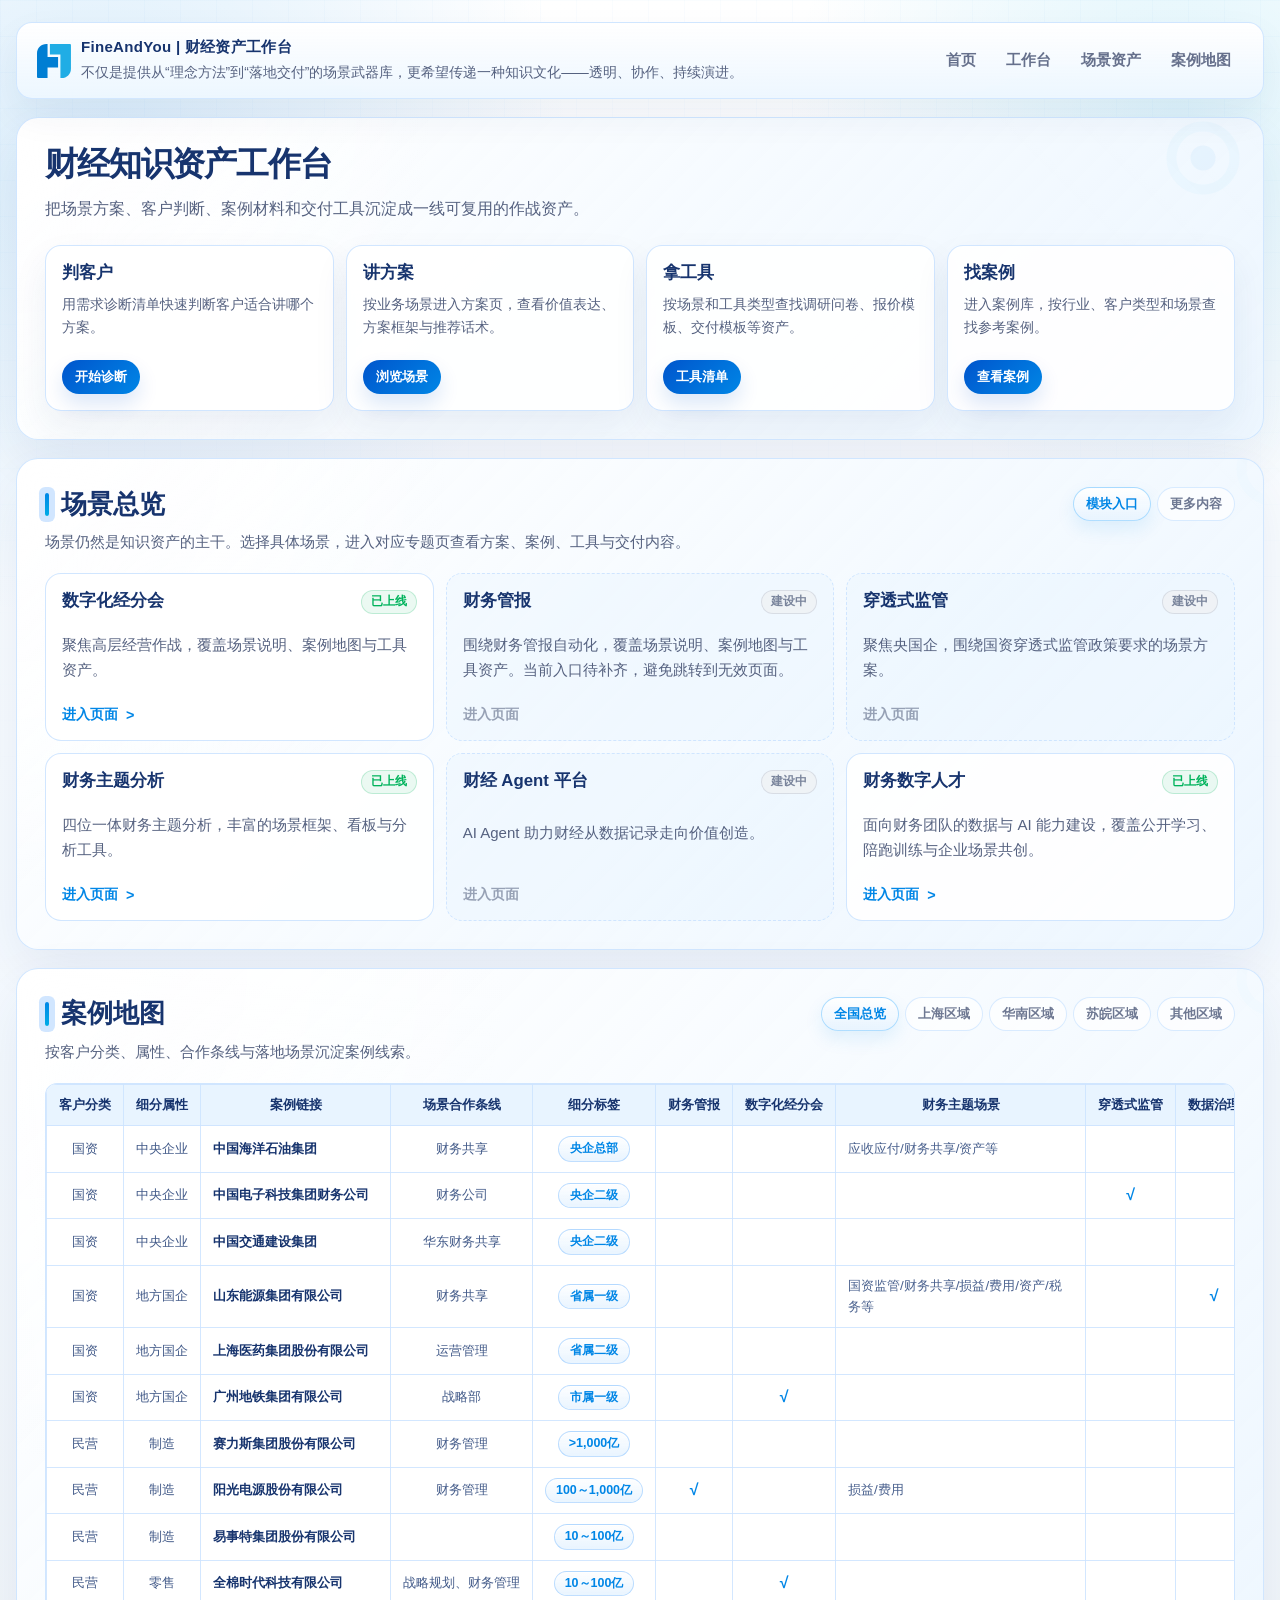
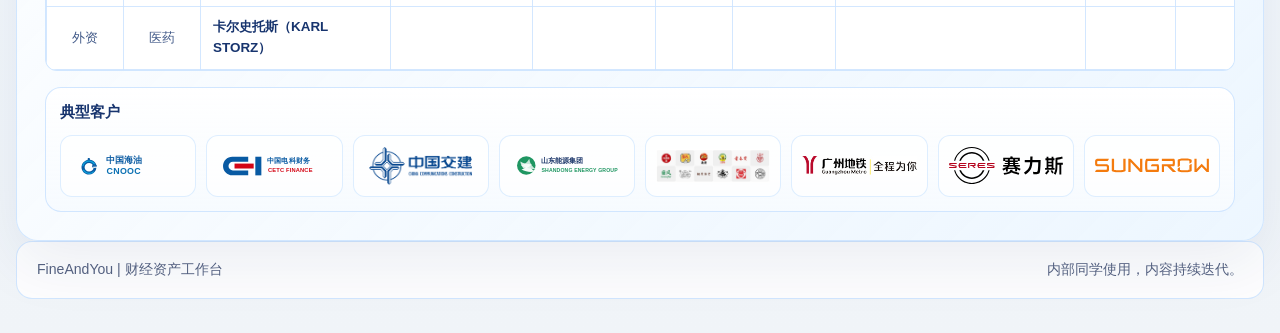
<file: index.html>
<!DOCTYPE html>
<html lang="zh-CN">
<head>
  <meta charset="UTF-8">
  <meta name="viewport" content="width=device-width, initial-scale=1.0">
  <title>FineAndYou | 财经知识资产工作台</title>
  <meta name="description" content="帆软行销·总工办知识资产工作台，面向一线同学沉淀客户判断、场景方案、案例材料与交付工具。">
  <link rel="stylesheet" href="./tokens.css">
  <style>
    :root {
      --navy-900: #17346E;
      --navy-800: #0055CC;
      --navy-700: #0086E6;
      --sky-500: #00ACE6;
      --sky-300: #80CAFF;
      --sky-200: #CCE4FF;
      --bg: #F0F4F8;
      --paper: rgba(255, 255, 255, 0.94);
      --paper-strong: rgba(255, 255, 255, 0.99);
      --line: rgba(0, 85, 204, 0.12);
      --line-strong: rgba(0, 85, 204, 0.2);
      --text: #17346E;
      --text-soft: #566280;
      --text-muted: #8F99B3;
      --accent: #0086E6;
      --success: #00B35C;
      --warning: #F39600;
      --shadow-lg: 0 26px 68px rgba(23, 52, 110, 0.10);
      --shadow-md: 0 16px 36px rgba(23, 52, 110, 0.07);
      --radius-xl: 22px;
      --radius-lg: 16px;
      --radius-md: 12px;
      --radius-sm: 8px;
      --max-width: 1440px;
      --nav-height: 74px;
      --anim: 220ms cubic-bezier(.2, .8, .2, 1);
    }

    * {
      box-sizing: border-box;
    }

    html {
      scroll-behavior: smooth;
    }

    body {
      margin: 0;
      font-family: var(--font-family);
      color: var(--text);
      background:
        radial-gradient(circle at 8% 8%, rgba(0, 134, 230, 0.14), transparent 22%),
        radial-gradient(circle at 92% 6%, rgba(0, 172, 230, 0.12), transparent 18%),
        linear-gradient(180deg, #ffffff 0%, #F5FAFF 48%, #F0F4F8 100%);
      overflow-x: hidden;
    }

    body.is-modal-open {
      overflow: hidden;
    }

    body::before {
      content: "";
      position: fixed;
      inset: 0;
      pointer-events: none;
      background-image:
        linear-gradient(rgba(0, 134, 230, 0.022) 1px, transparent 1px),
        linear-gradient(90deg, rgba(0, 134, 230, 0.022) 1px, transparent 1px);
      background-size: 36px 36px;
      mask-image: linear-gradient(180deg, rgba(0, 0, 0, 0.84), transparent 95%);
    }

    a {
      color: inherit;
      text-decoration: none;
    }

    button,
    input {
      font: inherit;
      color: inherit;
    }

    button {
      cursor: pointer;
      border: 0;
      background: none;
    }

    h1,
    h2,
    h3,
    h4,
    p {
      margin: 0;
    }

    .shell {
      width: min(calc(100% - 32px), var(--max-width));
      margin: 0 auto;
      padding: 22px 0 34px;
      position: relative;
    }

    .topbar {
      position: sticky;
      top: 14px;
      z-index: 60;
      display: flex;
      align-items: center;
      justify-content: space-between;
      gap: 18px;
      min-height: var(--nav-height);
      padding: 15px 20px;
      border-radius: var(--radius-lg);
      background:
        linear-gradient(180deg, rgba(255, 255, 255, 0.96), rgba(232, 244, 255, 0.76)),
        rgba(255, 255, 255, 0.78);
      backdrop-filter: blur(20px) saturate(135%);
      border: 1px solid rgba(204, 228, 255, 0.88);
      box-shadow: 0 16px 38px rgba(23, 52, 110, 0.06);
    }

    .brand {
      min-width: 0;
      display: flex;
      align-items: center;
      gap: 10px;
    }

    .brand-mark {
      flex: 0 0 auto;
      display: flex;
      align-items: center;
    }

    .brand-mark img {
      width: 34px;
      height: auto;
      display: block;
      object-fit: contain;
    }

    .brand-copy {
      min-width: 0;
      display: grid;
      gap: 5px;
    }

    .brand-copy strong {
      display: block;
      font-size: clamp(0.94rem, 1.1vw, 1.08rem);
      color: var(--navy-900);
      letter-spacing: 0.02em;
      white-space: nowrap;
      overflow: hidden;
      text-overflow: ellipsis;
    }

    .brand-subtitle {
      max-width: 760px;
      font-size: 0.86rem;
      line-height: 1.55;
      color: var(--text-soft);
    }

    .topnav {
      display: flex;
      align-items: center;
      gap: 6px;
      flex-wrap: wrap;
      justify-content: flex-end;
    }

    .topnav a {
      position: relative;
      padding: 8px 12px;
      border-radius: 10px;
      color: rgba(86, 98, 128, 0.9);
      font-size: 0.95rem;
      font-weight: 700;
      transition: color var(--anim), background var(--anim);
    }

    .topnav a:hover {
      color: var(--navy-700);
      background: rgba(0, 134, 230, 0.07);
    }

    .page {
      display: grid;
      gap: 18px;
      margin-top: 18px;
    }

    .hero,
    .section-card {
      position: relative;
      overflow: hidden;
      border-radius: var(--radius-xl);
      background:
        radial-gradient(circle at top left, rgba(255, 255, 255, 0.95), transparent 32%),
        linear-gradient(135deg, rgba(255, 255, 255, 0.98), rgba(232, 244, 255, 0.78)),
        var(--paper);
      border: 1px solid rgba(204, 228, 255, 0.88);
      box-shadow: 0 22px 60px rgba(23, 52, 110, 0.08);
      padding: 28px;
    }

    .hero::before,
    .section-card::before {
      content: "";
      position: absolute;
      border-radius: 22px;
      transform: rotate(45deg);
      background:
        radial-gradient(circle, rgba(0, 134, 230, 0.14) 0 12px, transparent 13px 26px, rgba(0, 172, 230, 0.09) 27px 36px, transparent 37px),
        linear-gradient(180deg, rgba(255, 255, 255, 0.08), transparent);
      pointer-events: none;
      opacity: 0.32;
    }

    .hero::before {
      width: 360px;
      height: 360px;
      right: -120px;
      top: -140px;
    }

    .section-card::before {
      width: 220px;
      height: 220px;
      right: -120px;
      top: -100px;
      opacity: 0.16;
    }

    .hero-grid,
    .section-inner {
      position: relative;
      z-index: 1;
    }

    .hero-grid {
      display: grid;
      gap: 22px;
    }

    .hero-copy {
      display: grid;
      gap: 12px;
      max-width: 920px;
    }

    .eyebrow {
      display: inline-flex;
      align-items: center;
      gap: 9px;
      width: fit-content;
      padding: 7px 13px;
      border-radius: 999px;
      background: rgba(0, 134, 230, 0.08);
      color: var(--navy-700);
      font-size: 0.86rem;
      font-weight: 700;
      letter-spacing: 0.04em;
    }

    .eyebrow::before {
      content: "";
      width: 8px;
      height: 8px;
      border-radius: 999px;
      background: linear-gradient(135deg, var(--navy-700), var(--sky-500));
      box-shadow: 0 0 0 6px rgba(0, 134, 230, 0.08);
    }

    .hero h1 {
      font-size: clamp(1.8rem, 2.55vw, 2.58rem);
      line-height: 1.12;
      letter-spacing: -0.035em;
      color: var(--navy-900);
      max-width: 860px;
      text-wrap: balance;
    }

    .hero-subtitle {
      max-width: 940px;
      font-size: 1rem;
      line-height: 1.78;
      color: var(--text-soft);
      text-wrap: pretty;
    }

    .task-grid {
      display: grid;
      grid-template-columns: repeat(4, minmax(0, 1fr));
      gap: 12px;
    }

    .task-card,
    .asset-card,
    .modal-panel,
    .diagnosis-result,
    .tool-row {
      border-radius: var(--radius-lg);
      background: rgba(255, 255, 255, 0.9);
      border: 1px solid rgba(204, 228, 255, 0.9);
      box-shadow: var(--shadow-md);
    }

    .task-card {
      min-height: 166px;
      padding: 16px;
      display: grid;
      align-content: space-between;
      gap: 14px;
      text-align: left;
      transition: transform var(--anim), border-color var(--anim), background var(--anim), box-shadow var(--anim);
    }

    .task-card > span:first-child {
      display: grid;
      gap: 8px;
    }

    .task-card:hover {
      transform: translateY(-2px);
      border-color: rgba(128, 202, 255, 0.78);
      background: rgba(255, 255, 255, 0.98);
      box-shadow: 0 20px 42px rgba(23, 52, 110, 0.1);
    }

    .task-card h2 {
      margin-top: 0;
      color: var(--navy-900);
      font-size: 1.06rem;
      line-height: 1.32;
    }

    .task-card p {
      grid-column: 1 / -1;
      margin-top: 0;
      color: var(--text-soft);
      font-size: 0.88rem;
      line-height: 1.68;
    }

    .task-action,
    .primary-btn,
    .ghost-btn,
    .tool-filter,
    .modal-close,
    .result-link {
      display: inline-flex;
      align-items: center;
      justify-content: center;
      min-height: 34px;
      padding: 0 13px;
      border-radius: 999px;
      font-size: 0.84rem;
      font-weight: 700;
      transition: transform var(--anim), background var(--anim), border-color var(--anim), color var(--anim), opacity var(--anim);
    }

    .task-action,
    .primary-btn,
    .result-link {
      color: #fff;
      background: linear-gradient(135deg, var(--navy-800), var(--navy-700));
      box-shadow: 0 10px 20px rgba(0, 85, 204, 0.14);
      width: fit-content;
    }

    .ghost-btn,
    .tool-filter,
    .modal-close {
      color: var(--navy-700);
      background: rgba(255, 255, 255, 0.96);
      border: 1px solid rgba(128, 202, 255, 0.58);
    }

    .section-head {
      display: flex;
      align-items: flex-end;
      justify-content: space-between;
      gap: 16px;
      margin-bottom: 18px;
      position: relative;
      z-index: 1;
    }

    .section-title {
      display: grid;
      gap: 8px;
      max-width: 820px;
    }

    .section-title h2 {
      position: relative;
      padding-left: 16px;
      font-size: clamp(1.48rem, 2vw, 2rem);
      line-height: 1.22;
      color: var(--navy-900);
    }

    .section-title h2::before {
      content: "";
      position: absolute;
      left: 0;
      top: 0.15em;
      bottom: 0.15em;
      width: 4px;
      border-radius: 999px;
      background: linear-gradient(180deg, var(--navy-700), var(--sky-500));
      box-shadow: 0 0 0 6px rgba(204, 228, 255, 0.9);
    }

    .section-title p,
    .asset-card p,
    .tool-row p,
    .diagnosis-result p {
      color: var(--text-soft);
      line-height: 1.7;
      font-size: 0.94rem;
    }

    .section-card.is-highlight {
      animation: sectionPulse 1600ms ease;
    }

    @keyframes sectionPulse {
      0% {
        box-shadow: 0 0 0 0 rgba(0, 134, 230, 0.28), 0 22px 60px rgba(23, 52, 110, 0.08);
      }

      55% {
        box-shadow: 0 0 0 10px rgba(0, 134, 230, 0.08), 0 22px 60px rgba(23, 52, 110, 0.08);
      }

      100% {
        box-shadow: 0 0 0 0 rgba(0, 134, 230, 0), 0 22px 60px rgba(23, 52, 110, 0.08);
      }
    }

    .arsenal-tabs {
      display: flex;
      align-items: center;
      gap: 6px;
      flex-wrap: wrap;
      justify-content: flex-end;
    }

    .arsenal-tab {
      display: inline-flex;
      align-items: center;
      justify-content: center;
      min-height: 38px;
      padding: 8px 13px;
      border-radius: 999px;
      color: rgba(86, 98, 128, 0.88);
      border: 1px solid transparent;
      font-weight: 700;
      transition: color var(--anim), background var(--anim), border-color var(--anim);
    }

    .arsenal-tab.is-active {
      color: var(--navy-700);
      background: rgba(232, 244, 255, 0.92);
      border-color: rgba(128, 202, 255, 0.46);
    }

    .scene-tabs,
    .case-region-tabs {
      display: flex;
      align-items: center;
      justify-content: flex-end;
      gap: 6px;
      flex-wrap: wrap;
      max-width: 560px;
    }

    #scene-assets .section-title,
    #case-map .section-title {
      width: 100%;
      max-width: none;
    }

    .scene-title-row,
    .case-map-title-row {
      display: flex;
      align-items: center;
      justify-content: space-between;
      gap: 14px;
      flex-wrap: wrap;
    }

    .scene-tab,
    .case-region-tab {
      display: inline-flex;
      align-items: center;
      justify-content: center;
      min-height: 34px;
      padding: 7px 12px;
      border-radius: 999px;
      color: rgba(86, 98, 128, 0.86);
      font-size: 0.82rem;
      font-weight: 800;
      background: rgba(255, 255, 255, 0.72);
      border: 1px solid rgba(204, 228, 255, 0.74);
      transition: color var(--anim), background var(--anim), border-color var(--anim), box-shadow var(--anim);
    }

    .scene-tab.is-active,
    .case-region-tab.is-active {
      color: var(--navy-700);
      background:
        linear-gradient(180deg, rgba(255, 255, 255, 0.96), rgba(232, 244, 255, 0.9)),
        rgba(232, 244, 255, 0.86);
      border-color: rgba(128, 202, 255, 0.62);
      box-shadow: 0 8px 18px rgba(0, 134, 230, 0.1);
    }

    .arsenal-pane {
      display: none;
      gap: 14px;
    }

    .arsenal-pane.is-active {
      display: grid;
    }

    .asset-grid {
      display: grid;
      grid-template-columns: repeat(3, minmax(0, 1fr));
      gap: 12px;
    }

    .asset-card {
      display: grid;
      gap: 12px;
      min-height: 168px;
      padding: 16px;
      box-shadow: none;
      transition: transform var(--anim), border-color var(--anim), background var(--anim);
    }

    a.asset-card:hover {
      transform: translateY(-2px);
      border-color: rgba(128, 202, 255, 0.78);
      background: rgba(232, 244, 255, 0.46);
    }

    .asset-card.is-disabled {
      border-style: dashed;
      background: rgba(232, 244, 255, 0.4);
      color: var(--text-soft);
    }

    .asset-card-head {
      display: flex;
      align-items: flex-start;
      justify-content: space-between;
      gap: 12px;
    }

    .asset-card h3 {
      color: var(--navy-900);
      font-size: 1.05rem;
      line-height: 1.35;
    }

    .status {
      flex: 0 0 auto;
      display: inline-flex;
      align-items: center;
      min-height: 24px;
      padding: 0 9px;
      border-radius: 999px;
      font-size: 0.75rem;
      font-weight: 800;
      background: rgba(232, 244, 255, 0.96);
      color: var(--navy-700);
      border: 1px solid rgba(128, 202, 255, 0.58);
    }

    .status.is-live {
      color: var(--success);
      border-color: rgba(0, 179, 92, 0.2);
      background: rgba(0, 179, 92, 0.08);
    }

    .status.is-build {
      color: var(--warning);
      border-color: rgba(243, 150, 0, 0.22);
      background: rgba(243, 150, 0, 0.08);
    }

    .status.is-muted {
      color: rgba(86, 98, 128, 0.76);
      border-color: rgba(184, 190, 204, 0.42);
      background: rgba(240, 242, 245, 0.82);
    }

    .case-link {
      display: inline-flex;
      align-items: center;
      gap: 8px;
      width: fit-content;
      color: var(--navy-700);
      font-weight: 700;
      font-size: 0.86rem;
      margin-top: auto;
    }

    .case-link.is-muted,
    .asset-card.is-disabled .case-link {
      color: rgba(86, 98, 128, 0.58);
      pointer-events: none;
    }

    .case-link.is-muted::after,
    .asset-card.is-disabled .case-link::after {
      content: "";
    }

    .case-link::after {
      content: ">";
      font-size: 0.9rem;
      line-height: 1;
    }

    .customer-wall {
      display: grid;
      gap: 12px;
      padding: 14px;
      border-radius: var(--radius-lg);
      background:
        linear-gradient(180deg, rgba(255, 255, 255, 0.94), rgba(245, 250, 255, 0.84)),
        rgba(255, 255, 255, 0.86);
      border: 1px solid rgba(204, 228, 255, 0.9);
    }

    .customer-wall-head {
      display: flex;
      align-items: center;
      justify-content: space-between;
      gap: 12px;
      color: var(--text-soft);
      font-size: 0.82rem;
    }

    .customer-wall-head strong {
      color: var(--navy-900);
      font-size: 0.96rem;
    }

    .customer-logo-grid {
      display: grid;
      grid-template-columns: repeat(8, minmax(0, 1fr));
      gap: 10px;
    }

    .customer-logo {
      display: flex;
      align-items: center;
      justify-content: center;
      min-height: 62px;
      padding: 10px;
      border-radius: 12px;
      background: rgba(255, 255, 255, 0.74);
      border: 1px solid rgba(204, 228, 255, 0.64);
    }

    .customer-logo img {
      width: min(100%, 132px);
      height: 38px;
      object-fit: contain;
      display: block;
      filter: saturate(0.9);
    }

    #case-map .customer-wall {
      margin-top: 16px;
    }

    .case-map-wrap {
      overflow-x: auto;
      border-radius: var(--radius-md);
      border: 1px solid rgba(204, 228, 255, 0.92);
      background: rgba(255, 255, 255, 0.9);
    }

    .case-region-pane {
      display: none;
    }

    .case-region-pane.is-active {
      display: block;
    }

    .case-map-table {
      width: 100%;
      min-width: 1180px;
      border-collapse: collapse;
      color: var(--text);
      font-size: 0.84rem;
      line-height: 1.55;
    }

    .case-map-table th,
    .case-map-table td {
      border: 1px solid rgba(204, 228, 255, 0.86);
      padding: 10px 12px;
      vertical-align: middle;
      background: rgba(255, 255, 255, 0.86);
    }

    .case-map-table th {
      background: rgba(232, 244, 255, 0.96);
      color: var(--navy-900);
      font-weight: 800;
      text-align: center;
      white-space: nowrap;
    }

    .case-map-table td {
      color: rgba(23, 52, 110, 0.82);
    }

    .case-map-table .case-name {
      color: var(--navy-900);
      font-weight: 800;
      min-width: 190px;
    }

    .case-map-subline {
      display: block;
      margin-top: 4px;
      color: var(--navy-700);
      font-size: 0.78rem;
      font-weight: 700;
      line-height: 1.45;
    }

    .case-map-table .case-name.is-pending {
      color: var(--navy-700);
    }

    .case-map-table .center {
      text-align: center;
      white-space: nowrap;
    }

    .case-map-table .scenario-note {
      min-width: 250px;
      color: rgba(23, 52, 110, 0.78);
    }

    .case-map-empty {
      padding: 18px;
      border-radius: var(--radius-md);
      color: var(--text-soft);
      background: rgba(245, 250, 255, 0.78);
      border: 1px dashed rgba(128, 202, 255, 0.68);
      font-weight: 700;
      text-align: center;
    }

    .case-map-tag {
      display: inline-flex;
      align-items: center;
      justify-content: center;
      min-width: 72px;
      padding: 3px 10px;
      border-radius: 999px;
      color: var(--navy-700);
      font-size: 0.78rem;
      font-weight: 800;
      line-height: 1.4;
      background:
        linear-gradient(180deg, rgba(255, 255, 255, 0.94), rgba(232, 244, 255, 0.86)),
        rgba(232, 244, 255, 0.72);
      border: 1px solid rgba(107, 180, 255, 0.42);
      box-shadow: inset 0 1px 0 rgba(255, 255, 255, 0.86);
      white-space: nowrap;
    }

    .case-map-mark {
      color: var(--navy-700);
      font-size: 1rem;
      font-weight: 900;
    }

    .modal {
      position: fixed;
      inset: 0;
      z-index: 100;
      display: none;
      align-items: center;
      justify-content: center;
      padding: 24px;
    }

    .modal.is-open {
      display: flex;
    }

    .modal-backdrop {
      position: absolute;
      inset: 0;
      background: rgba(23, 52, 110, 0.38);
      backdrop-filter: blur(14px);
    }

    .modal-panel {
      position: relative;
      z-index: 1;
      width: min(1240px, 100%);
      max-height: min(88vh, 860px);
      overflow: auto;
      padding: 20px;
      background:
        radial-gradient(circle at top left, rgba(232, 244, 255, 0.9), transparent 32%),
        rgba(255, 255, 255, 0.98);
      box-shadow: var(--shadow-lg);
    }

    .modal-head {
      display: flex;
      align-items: flex-start;
      justify-content: space-between;
      gap: 16px;
      padding-bottom: 14px;
      border-bottom: 1px solid rgba(204, 228, 255, 0.88);
    }

    .modal-title {
      display: grid;
      gap: 7px;
    }

    .modal-title h2 {
      color: var(--navy-900);
      font-size: clamp(1.34rem, 2vw, 1.86rem);
      line-height: 1.22;
    }

    .modal-title p {
      color: var(--text-soft);
      line-height: 1.65;
      font-size: 0.94rem;
    }

    .modal-close {
      flex: 0 0 auto;
      width: 38px;
      min-height: 38px;
      padding: 0;
      border-radius: 12px;
      font-size: 1.3rem;
      line-height: 1;
    }

    .modal-body {
      display: grid;
      gap: 16px;
      padding-top: 16px;
    }

    .diagnosis-grid {
      display: grid;
      grid-template-columns: minmax(0, 1fr) minmax(0, 1fr);
      gap: 14px;
      align-items: start;
    }

    .option-groups {
      display: grid;
      grid-template-columns: repeat(2, minmax(0, 1fr));
      gap: 12px;
    }

    .option-group {
      display: grid;
      gap: 10px;
      padding: 14px;
      border-radius: var(--radius-md);
      background: rgba(245, 250, 255, 0.74);
      border: 1px solid rgba(204, 228, 255, 0.84);
    }

    .option-group h3 {
      color: var(--navy-900);
      font-size: 0.98rem;
    }

    .option-list {
      display: flex;
      gap: 8px;
      flex-wrap: wrap;
    }

    .choice {
      position: relative;
      display: inline-flex;
      align-items: center;
      min-height: 34px;
      padding: 0 12px;
      border-radius: 999px;
      background: rgba(255, 255, 255, 0.94);
      border: 1px solid rgba(204, 228, 255, 0.92);
      color: var(--text-soft);
      font-size: 0.84rem;
      font-weight: 700;
      cursor: pointer;
      transition: color var(--anim), background var(--anim), border-color var(--anim);
    }

    .choice input {
      position: absolute;
      inset: 0;
      opacity: 0;
      cursor: pointer;
    }

    .choice:has(input:checked) {
      color: var(--navy-700);
      border-color: rgba(0, 134, 230, 0.45);
      background: rgba(232, 244, 255, 0.92);
    }

    .diagnosis-actions,
    .tool-actions {
      display: flex;
      align-items: center;
      gap: 10px;
      flex-wrap: wrap;
    }

    .diagnosis-actions {
      grid-column: 1 / -1;
    }

    .diagnosis-result {
      padding: 16px;
      display: grid;
      gap: 13px;
      box-shadow: none;
      background:
        linear-gradient(180deg, rgba(255, 255, 255, 0.98), rgba(232, 244, 255, 0.74)),
        rgba(255, 255, 255, 0.94);
      align-content: start;
      min-height: 100%;
    }

    .result-block {
      display: grid;
      gap: 5px;
    }

    .result-block strong {
      color: var(--navy-900);
      font-size: 0.92rem;
    }

    .result-block p {
      font-size: 0.88rem;
    }

    .tool-filters {
      display: grid;
      gap: 10px;
      padding: 14px;
      border-radius: var(--radius-md);
      background: rgba(245, 250, 255, 0.76);
      border: 1px solid rgba(204, 228, 255, 0.84);
    }

    .filter-row {
      display: grid;
      grid-template-columns: 70px minmax(0, 1fr);
      gap: 10px;
      align-items: start;
    }

    .filter-row strong {
      padding-top: 7px;
      color: var(--navy-900);
      font-size: 0.88rem;
    }

    .filter-options {
      display: flex;
      gap: 8px;
      flex-wrap: wrap;
    }

    .tool-filter.is-active {
      color: #fff;
      background: linear-gradient(135deg, var(--navy-800), var(--navy-700));
      border-color: transparent;
    }

    .tool-table {
      display: grid;
      gap: 9px;
    }

    .tool-row {
      display: grid;
      grid-template-columns: minmax(160px, 1.1fr) 110px 120px 96px 92px 104px;
      gap: 10px;
      align-items: center;
      padding: 12px;
      box-shadow: none;
    }

    .tool-row.is-head {
      min-height: 38px;
      color: var(--text-muted);
      font-size: 0.78rem;
      font-weight: 800;
      background: rgba(232, 244, 255, 0.74);
    }

    .tool-row strong {
      color: var(--navy-900);
      font-size: 0.92rem;
    }

    .tool-row p {
      font-size: 0.82rem;
    }

    .tool-action {
      display: inline-flex;
      align-items: center;
      justify-content: center;
      min-height: 30px;
      padding: 0 10px;
      border-radius: 999px;
      color: var(--navy-700);
      background: rgba(232, 244, 255, 0.9);
      border: 1px solid rgba(128, 202, 255, 0.52);
      font-size: 0.78rem;
      font-weight: 800;
      text-align: center;
    }

    .tool-action.is-disabled {
      color: var(--text-muted);
      background: rgba(240, 242, 245, 0.9);
      border-color: rgba(184, 190, 204, 0.48);
      cursor: default;
    }

    .empty-tools {
      display: none;
      padding: 18px;
      border-radius: var(--radius-md);
      color: var(--text-soft);
      background: rgba(245, 250, 255, 0.74);
      border: 1px dashed rgba(128, 202, 255, 0.62);
      text-align: center;
    }

    .empty-tools.is-visible {
      display: block;
    }

    .footer-note {
      display: flex;
      justify-content: space-between;
      gap: 14px;
      flex-wrap: wrap;
      padding: 16px 20px;
      border-radius: var(--radius-lg);
      border: 1px solid rgba(204, 228, 255, 0.9);
      background: rgba(255, 255, 255, 0.82);
      color: var(--text-soft);
      font-size: 0.88rem;
      line-height: 1.7;
    }

    @media (max-width: 1180px) {
      .task-grid {
        grid-template-columns: repeat(2, minmax(0, 1fr));
      }

      .asset-grid {
        grid-template-columns: repeat(2, minmax(0, 1fr));
      }

      .case-map-table {
        min-width: 1100px;
      }

      .customer-logo-grid {
        grid-template-columns: repeat(4, minmax(0, 1fr));
      }

    }

    @media (max-width: 920px) {
      .topbar {
        position: static;
        align-items: flex-start;
        flex-direction: column;
        gap: 14px;
      }

      .topnav,
      .arsenal-tabs,
      .scene-tabs,
      .case-region-tabs {
        justify-content: flex-start;
      }

      .section-head {
        align-items: flex-start;
        flex-direction: column;
      }

      .hero,
      .section-card {
        padding: 22px;
      }

      .case-map-table th,
      .case-map-table td {
        padding: 9px 10px;
      }

      .diagnosis-grid,
      .option-groups {
        grid-template-columns: 1fr;
      }

      .tool-row,
      .tool-row.is-head {
        grid-template-columns: 1fr;
        gap: 6px;
      }

      .tool-row.is-head {
        display: none;
      }

      .tool-row {
        align-items: start;
      }

      .tool-row > *::before {
        content: attr(data-label);
        display: block;
        color: var(--text-muted);
        font-size: 0.72rem;
        font-weight: 800;
        margin-bottom: 2px;
      }
    }

    @media (max-width: 760px) {
      .asset-grid,
      .customer-logo-grid {
        grid-template-columns: 1fr;
      }
    }

    @media (max-width: 640px) {
      .shell {
        width: min(calc(100% - 14px), var(--max-width));
        padding-top: 10px;
      }

      .topbar,
      .hero,
      .section-card {
        padding: 16px;
        border-radius: 18px;
      }

      .brand-mark img {
        width: 30px;
      }

      .brand-copy strong {
        font-size: 0.86rem;
      }

      .brand-subtitle {
        font-size: 0.76rem;
        line-height: 1.55;
      }

      .topnav {
        width: 100%;
        gap: 5px;
      }

      .topnav a {
        padding: 7px 8px;
        font-size: 0.8rem;
      }

      .page {
        gap: 12px;
        margin-top: 12px;
      }

      .hero-grid {
        gap: 16px;
      }

      .hero h1 {
        font-size: clamp(1.42rem, 5.4vw, 1.82rem);
        line-height: 1.16;
      }

      .hero-subtitle {
        font-size: 0.88rem;
        line-height: 1.68;
      }

      .task-grid {
        grid-template-columns: 1fr;
      }

      .task-card {
        min-height: 0;
        padding: 14px;
        gap: 12px;
      }

      .task-card h2 {
        font-size: 1rem;
      }

      .task-card p {
        font-size: 0.84rem;
        line-height: 1.62;
      }

      .task-action {
        min-height: 32px;
        padding: 0 12px;
        font-size: 0.8rem;
      }

      .scene-title-row,
      .case-map-title-row {
        flex-wrap: nowrap;
        align-items: center;
        gap: 10px;
      }

      #scene-assets .section-title h2,
      #case-map .section-title h2 {
        flex: 0 0 auto;
        font-size: clamp(1.36rem, 5.2vw, 1.58rem);
      }

      #scene-assets .scene-tabs,
      #case-map .case-region-tabs {
        flex: 1 1 auto;
        min-width: 0;
        max-width: none;
        flex-wrap: nowrap;
        justify-content: flex-end;
        gap: 4px;
      }

      #scene-assets .scene-tab,
      #case-map .case-region-tab {
        min-height: 30px;
        padding: 5px 6px;
        font-size: 0.72rem;
      }

      .modal {
        padding: 10px;
        align-items: stretch;
      }

      .modal-panel {
        max-height: calc(100vh - 20px);
        padding: 14px;
        border-radius: 18px;
      }

      .modal-head {
        gap: 10px;
      }

      .filter-row {
        grid-template-columns: 1fr;
        gap: 6px;
      }

      .filter-row strong {
        padding-top: 0;
      }
    }
  </style>
</head>
<body>
  <div class="shell">
    <header class="topbar">
      <div class="brand">
        <a class="brand-mark" href="#hero" aria-label="FineAndYou 首页">
          <img src="./assets/fanruan-mark.svg" alt="帆软 Logo">
        </a>
        <div class="brand-copy">
          <strong>FineAndYou | 财经资产工作台</strong>
          <p class="brand-subtitle">不仅是提供从“理念方法”到“落地交付”的场景武器库，更希望传递一种知识文化——透明、协作、持续演进。</p>
        </div>
      </div>
      <nav class="topnav" aria-label="页面导航">
        <a href="#hero">首页</a>
        <a href="#workbench">工作台</a>
        <a href="#scene-assets">场景资产</a>
        <a href="#case-map">案例地图</a>
      </nav>
    </header>

    <main class="page">
      <section class="hero" id="hero">
        <div class="hero-grid" id="workbench">
          <div class="hero-copy">
            <h1>财经知识资产工作台</h1>
            <p class="hero-subtitle">把场景方案、客户判断、案例材料和交付工具沉淀成一线可复用的作战资产。</p>
          </div>

          <div class="task-grid" aria-label="知识资产工作台任务入口">
            <button class="task-card" type="button" data-open-modal="diagnosis-modal">
              <span>
                <h2>判客户</h2>
                <p>用需求诊断清单快速判断客户适合讲哪个方案。</p>
              </span>
              <span class="task-action">开始诊断</span>
            </button>

            <button class="task-card" type="button" data-scroll-target="scene-assets">
              <span>
                <h2>讲方案</h2>
                <p>按业务场景进入方案页，查看价值表达、方案框架与推荐话术。</p>
              </span>
              <span class="task-action">浏览场景</span>
            </button>

            <button class="task-card" type="button" data-open-modal="tools-modal">
              <span>
                <h2>拿工具</h2>
                <p>按场景和工具类型查找调研问卷、报价模板、交付模板等资产。</p>
              </span>
              <span class="task-action">工具清单</span>
            </button>

            <a class="task-card" href="./CaseLibrary/">
              <span>
                <h2>找案例</h2>
                <p>进入案例库，按行业、客户类型和场景查找参考案例。</p>
              </span>
              <span class="task-action">查看案例</span>
            </a>
          </div>
        </div>
      </section>

      <section class="section-card" id="scene-assets">
        <div class="section-head">
          <div class="section-title">
            <div class="scene-title-row">
              <h2>场景总览</h2>
              <div class="scene-tabs" role="tablist" aria-label="场景总览切换">
                <button class="scene-tab is-active" type="button" role="tab" aria-selected="true" aria-controls="scene-modules" data-scene-pane="modules">模块入口</button>
                <button class="scene-tab" type="button" role="tab" aria-selected="false" aria-controls="scene-more" data-scene-pane="more">更多内容</button>
              </div>
            </div>
            <p>场景仍然是知识资产的主干。选择具体场景，进入对应专题页查看方案、案例、工具与交付内容。</p>
          </div>
        </div>

        <div class="section-inner">
          <div class="arsenal-pane is-active" id="scene-modules" role="tabpanel">
            <div class="asset-grid">
              <a class="asset-card" href="./JFH/">
                <div class="asset-card-head">
                  <h3>数字化经分会</h3>
                  <span class="status is-live">已上线</span>
                </div>
                <p>聚焦高层经营作战，覆盖场景说明、案例地图与工具资产。</p>
                <span class="case-link">进入页面</span>
              </a>

              <article class="asset-card is-disabled" aria-label="财务管报建设中">
                <div class="asset-card-head">
                  <h3>财务管报</h3>
                  <span class="status is-muted">建设中</span>
                </div>
                <p>围绕财务管报自动化，覆盖场景说明、案例地图与工具资产。当前入口待补齐，避免跳转到无效页面。</p>
                <span class="case-link is-muted">进入页面</span>
              </article>

              <article class="asset-card is-disabled" aria-label="穿透式监管入口暂不跳转">
                <div class="asset-card-head">
                  <h3>穿透式监管</h3>
                  <span class="status is-muted">建设中</span>
                </div>
                <p>聚焦央国企，围绕国资穿透式监管政策要求的场景方案。</p>
                <span class="case-link is-muted">进入页面</span>
              </article>

              <a class="asset-card" href="./FinanceAnalysisPlatform/">
                <div class="asset-card-head">
                  <h3>财务主题分析</h3>
                  <span class="status is-live">已上线</span>
                </div>
                <p>四位一体财务主题分析，丰富的场景框架、看板与分析工具。</p>
                <span class="case-link">进入页面</span>
              </a>

              <article class="asset-card is-disabled" aria-label="财经 Agent 平台建设中">
                <div class="asset-card-head">
                  <h3>财经 Agent 平台</h3>
                  <span class="status is-muted">建设中</span>
                </div>
                <p>AI Agent 助力财经从数据记录走向价值创造。</p>
                <span class="case-link is-muted">进入页面</span>
              </article>

              <a class="asset-card" href="https://dts.fineres.com:8443/finance-talent-service-content/" target="_blank" rel="noopener">
                <div class="asset-card-head">
                  <h3>财务数字人才</h3>
                  <span class="status is-live">已上线</span>
                </div>
                <p>面向财务团队的数据与 AI 能力建设，覆盖公开学习、陪跑训练与企业场景共创。</p>
                <span class="case-link">进入页面</span>
              </a>
            </div>

          </div>

          <div class="arsenal-pane" id="scene-more" role="tabpanel">
            <div class="asset-grid">
              <article class="asset-card is-disabled" aria-label="财经品牌屋入口暂不跳转">
                <div class="asset-card-head">
                  <h3>财经品牌屋</h3>
                  <span class="status is-muted">建设中</span>
                </div>
                <p>帆软财经品牌的价值主张、品牌定位、面向人群与能力支撑。</p>
                <span class="case-link is-muted">进入页面</span>
              </article>

              <a class="asset-card" href="./CaseLibrary/">
                <div class="asset-card-head">
                  <h3>案例专题</h3>
                  <span class="status is-build">建设中</span>
                </div>
                <p>可扩展行业案例、客户复盘、方法论拆解等内容集合。</p>
                <span class="case-link">查看页面</span>
              </a>

              <article class="asset-card is-disabled">
                <div class="asset-card-head">
                  <h3>工具资产</h3>
                  <span class="status">待补充</span>
                </div>
                <p>可接入模板、讲稿、方案页、原型页与常用交付资产库。</p>
                <span class="case-link">打开首屏工具台</span>
              </article>

              <article class="asset-card is-disabled">
                <div class="asset-card-head">
                  <h3>研究洞察</h3>
                  <span class="status">待补充</span>
                </div>
                <p>可沉淀行业观察、趋势判断与关键客户话题的长期内容位。</p>
                <span class="case-link">待补充</span>
              </article>
            </div>
          </div>
        </div>
      </section>

      <section class="section-card" id="case-map">
        <div class="section-head">
          <div class="section-title">
            <div class="case-map-title-row">
              <h2>案例地图</h2>
              <div class="case-region-tabs" role="tablist" aria-label="案例地图区域切换">
                <button class="case-region-tab is-active" type="button" role="tab" aria-selected="true" aria-controls="case-region-national" data-region="national">全国总览</button>
                <button class="case-region-tab" type="button" role="tab" aria-selected="false" aria-controls="case-region-shanghai" data-region="shanghai">上海区域</button>
                <button class="case-region-tab" type="button" role="tab" aria-selected="false" aria-controls="case-region-south" data-region="south">华南区域</button>
                <button class="case-region-tab" type="button" role="tab" aria-selected="false" aria-controls="case-region-suwan" data-region="suwan">苏皖区域</button>
                <button class="case-region-tab" type="button" role="tab" aria-selected="false" aria-controls="case-region-other" data-region="other">其他区域</button>
              </div>
            </div>
            <p>按客户分类、属性、合作条线与落地场景沉淀案例线索。</p>
          </div>
        </div>

        <div class="case-region-pane is-active" id="case-region-national" role="tabpanel">
        <div class="case-map-wrap" role="region" aria-label="全国总览案例地图表格" tabindex="0">
          <table class="case-map-table">
            <thead>
              <tr>
                <th>客户分类</th>
                <th>细分属性</th>
                <th>案例链接</th>
                <th>场景合作条线</th>
                <th>细分标签</th>
                <th>财务管报</th>
                <th>数字化经分会</th>
                <th>财务主题场景</th>
                <th>穿透式监管</th>
                <th>数据治理</th>
                <th>数字人才</th>
              </tr>
            </thead>
            <tbody>
              <tr>
                <td class="center">国资</td>
                <td class="center">中央企业</td>
                <td class="case-name">中国海洋石油集团</td>
                <td class="center">财务共享</td>
                <td class="center"><span class="case-map-tag">央企总部</span></td>
                <td></td>
                <td></td>
                <td class="scenario-note">应收应付/财务共享/资产等</td>
                <td></td>
                <td></td>
                <td class="center"><span class="case-map-mark">√</span></td>
              </tr>
              <tr>
                <td class="center">国资</td>
                <td class="center">中央企业</td>
                <td class="case-name">中国电子科技集团财务公司</td>
                <td class="center">财务公司</td>
                <td class="center"><span class="case-map-tag">央企二级</span></td>
                <td></td>
                <td></td>
                <td></td>
                <td class="center"><span class="case-map-mark">√</span></td>
                <td></td>
                <td></td>
              </tr>
              <tr>
                <td class="center">国资</td>
                <td class="center">中央企业</td>
                <td class="case-name">中国交通建设集团</td>
                <td class="center">华东财务共享</td>
                <td class="center"><span class="case-map-tag">央企二级</span></td>
                <td></td>
                <td></td>
                <td></td>
                <td></td>
                <td></td>
                <td></td>
              </tr>
              <tr>
                <td class="center">国资</td>
                <td class="center">地方国企</td>
                <td class="case-name">山东能源集团有限公司</td>
                <td class="center">财务共享</td>
                <td class="center"><span class="case-map-tag">省属一级</span></td>
                <td></td>
                <td></td>
                <td class="scenario-note">国资监管/财务共享/损益/费用/资产/税务等</td>
                <td></td>
                <td class="center"><span class="case-map-mark">√</span></td>
                <td class="center"><span class="case-map-mark">√</span></td>
              </tr>
              <tr>
                <td class="center">国资</td>
                <td class="center">地方国企</td>
                <td class="case-name">上海医药集团股份有限公司</td>
                <td class="center">运营管理</td>
                <td class="center"><span class="case-map-tag">省属二级</span></td>
                <td></td>
                <td></td>
                <td></td>
                <td></td>
                <td></td>
                <td></td>
              </tr>
              <tr>
                <td class="center">国资</td>
                <td class="center">地方国企</td>
                <td class="case-name">广州地铁集团有限公司</td>
                <td class="center">战略部</td>
                <td class="center"><span class="case-map-tag">市属一级</span></td>
                <td></td>
                <td class="center"><span class="case-map-mark">√</span></td>
                <td></td>
                <td></td>
                <td></td>
                <td class="center"><span class="case-map-mark">√</span></td>
              </tr>
              <tr>
                <td class="center">民营</td>
                <td class="center">制造</td>
                <td class="case-name">赛力斯集团股份有限公司</td>
                <td class="center">财务管理</td>
                <td class="center"><span class="case-map-tag">&gt;1,000亿</span></td>
                <td></td>
                <td></td>
                <td></td>
                <td></td>
                <td></td>
                <td></td>
              </tr>
              <tr>
                <td class="center">民营</td>
                <td class="center">制造</td>
                <td class="case-name">阳光电源股份有限公司</td>
                <td class="center">财务管理</td>
                <td class="center"><span class="case-map-tag">100～1,000亿</span></td>
                <td class="center"><span class="case-map-mark">√</span></td>
                <td></td>
                <td class="scenario-note">损益/费用</td>
                <td></td>
                <td></td>
                <td></td>
              </tr>
              <tr>
                <td class="center">民营</td>
                <td class="center">制造</td>
                <td class="case-name">易事特集团股份有限公司</td>
                <td></td>
                <td class="center"><span class="case-map-tag">10～100亿</span></td>
                <td></td>
                <td></td>
                <td></td>
                <td></td>
                <td></td>
                <td></td>
              </tr>
              <tr>
                <td class="center">民营</td>
                <td class="center">零售</td>
                <td class="case-name">全棉时代科技有限公司</td>
                <td class="center">战略规划、财务管理</td>
                <td class="center"><span class="case-map-tag">10～100亿</span></td>
                <td></td>
                <td class="center"><span class="case-map-mark">√</span></td>
                <td></td>
                <td></td>
                <td></td>
                <td></td>
              </tr>
              <tr>
                <td class="center">外资</td>
                <td class="center">医药</td>
                <td class="case-name">卡尔史托斯（KARL STORZ）</td>
                <td></td>
                <td></td>
                <td></td>
                <td></td>
                <td></td>
                <td></td>
                <td></td>
                <td></td>
              </tr>
            </tbody>
          </table>
        </div>
        </div>

        <div class="case-region-pane" id="case-region-shanghai" role="tabpanel">
          <div class="case-map-wrap" role="region" aria-label="上海区域案例地图表格" tabindex="0">
            <table class="case-map-table">
              <thead>
                <tr>
                  <th>客户分类</th>
                  <th>细分属性</th>
                  <th>案例链接</th>
                  <th>场景合作条线</th>
                  <th>细分标签</th>
                  <th>财务管报</th>
                  <th>数字化经分会</th>
                  <th>财务主题场景</th>
                  <th>穿透式监管</th>
                  <th>数据治理</th>
                  <th>数字人才</th>
                </tr>
              </thead>
              <tbody>
                <tr>
                  <td class="center">国资</td>
                  <td class="center">医药制造</td>
                  <td class="case-name">上药信谊<span class="case-map-subline">上药信谊预算管理平台</span></td>
                  <td class="center">预算管理</td>
                  <td class="center"><span class="case-map-tag">上海医药系</span></td>
                  <td></td>
                  <td></td>
                  <td class="scenario-note">财报数据 / 业财分析 / 预算编制</td>
                  <td></td>
                  <td class="scenario-note">财务数仓</td>
                  <td></td>
                </tr>
                <tr>
                  <td class="center">国资</td>
                  <td class="center">医药集团</td>
                  <td class="case-name">上药集团<span class="case-map-subline">运营管理平台一期项目</span></td>
                  <td class="center">运营管理</td>
                  <td class="center"><span class="case-map-tag">地方国企</span></td>
                  <td></td>
                  <td></td>
                  <td class="scenario-note">财报数据 / 业财分析 / 预算编制</td>
                  <td></td>
                  <td></td>
                  <td></td>
                </tr>
                <tr>
                  <td class="center">国资</td>
                  <td class="center">医药流通</td>
                  <td class="case-name">上药控股<span class="case-map-subline">FineBI 经营分析案例</span></td>
                  <td class="center">经营分析</td>
                  <td class="center"><span class="case-map-tag">医药供应链</span></td>
                  <td></td>
                  <td></td>
                  <td class="scenario-note">财报数据 / 业财分析 / 自助分析 / 预算编制</td>
                  <td></td>
                  <td class="scenario-note">财务数仓</td>
                  <td></td>
                </tr>
                <tr>
                  <td class="center">民营</td>
                  <td class="center">低压电器</td>
                  <td class="case-name">良信电器<span class="case-map-subline">集团经营分析会</span></td>
                  <td class="center">集团经营分析</td>
                  <td class="center"><span class="case-map-tag">上市制造</span></td>
                  <td class="scenario-note">管报搭建</td>
                  <td class="center"><span class="case-map-mark">√</span></td>
                  <td class="scenario-note">财报数据 / 业财分析</td>
                  <td></td>
                  <td></td>
                  <td></td>
                </tr>
                <tr>
                  <td class="center">国资</td>
                  <td class="center">化工制造</td>
                  <td class="case-name">华谊集团<span class="case-map-subline">3F 财务标准化分析看板</span></td>
                  <td class="center">财务标准化</td>
                  <td class="center"><span class="case-map-tag">上海国资</span></td>
                  <td></td>
                  <td></td>
                  <td class="scenario-note">财报数据 / 业财分析 / 自助分析</td>
                  <td></td>
                  <td></td>
                  <td></td>
                </tr>
                <tr>
                  <td class="center">民营</td>
                  <td class="center">新能源</td>
                  <td class="case-name is-pending">远景能源<span class="case-map-subline">回收计划中</span></td>
                  <td class="center">预算管理</td>
                  <td class="center"><span class="case-map-tag">绿色能源</span></td>
                  <td></td>
                  <td></td>
                  <td class="scenario-note">业财分析 / 预算编制</td>
                  <td></td>
                  <td></td>
                  <td></td>
                </tr>
                <tr>
                  <td class="center">民营</td>
                  <td class="center">海洋科技</td>
                  <td class="case-name">上海海兰劳雷<span class="case-map-subline">项目案例材料</span></td>
                  <td class="center">经营与共享</td>
                  <td class="center"><span class="case-map-tag">航海电子</span></td>
                  <td class="scenario-note">管报搭建</td>
                  <td></td>
                  <td class="scenario-note">业财分析 / 资金分析</td>
                  <td></td>
                  <td></td>
                  <td></td>
                </tr>
                <tr>
                  <td class="center">合资</td>
                  <td class="center">汽车热管理</td>
                  <td class="case-name">空调国际<span class="case-map-subline">对账案例</span></td>
                  <td class="center">财务对账</td>
                  <td class="center"><span class="case-map-tag">制造腰部</span></td>
                  <td></td>
                  <td></td>
                  <td></td>
                  <td></td>
                  <td class="scenario-note">财务对账</td>
                  <td></td>
                </tr>
                <tr>
                  <td class="center">民营</td>
                  <td class="center">新能源汽车</td>
                  <td class="case-name">臻驱科技<span class="case-map-subline">预算编制平台项目</span></td>
                  <td class="center">预算管理</td>
                  <td class="center"><span class="case-map-tag">电驱系统</span></td>
                  <td></td>
                  <td></td>
                  <td class="scenario-note">预算编制</td>
                  <td></td>
                  <td></td>
                  <td></td>
                </tr>
                <tr>
                  <td class="center">民营</td>
                  <td class="center">半导体</td>
                  <td class="case-name is-pending">天数智芯<span class="case-map-subline">回收计划中</span></td>
                  <td class="center">费用与资金分析</td>
                  <td class="center"><span class="case-map-tag">AI 芯片</span></td>
                  <td></td>
                  <td></td>
                  <td class="scenario-note">费用分析 / 资金分析</td>
                  <td></td>
                  <td></td>
                  <td></td>
                </tr>
                <tr>
                  <td class="center">外资</td>
                  <td class="center">医疗器械</td>
                  <td class="case-name">卡尔史托斯<span class="case-map-subline">数仓架构及模型优化项目</span></td>
                  <td class="center">数仓与经营分析</td>
                  <td class="center"><span class="case-map-tag">德资医疗</span></td>
                  <td></td>
                  <td></td>
                  <td class="scenario-note">财报数据 / 业财分析 / 预算编制 / 费用分析</td>
                  <td></td>
                  <td class="scenario-note">财务数仓</td>
                  <td></td>
                </tr>
                <tr>
                  <td class="center">外资</td>
                  <td class="center">医药</td>
                  <td class="case-name">日健中外<span class="case-map-subline">滚动预算项目</span></td>
                  <td class="center">预算管理</td>
                  <td class="center"><span class="case-map-tag">外资药企</span></td>
                  <td></td>
                  <td></td>
                  <td class="scenario-note">预算编制</td>
                  <td></td>
                  <td></td>
                  <td></td>
                </tr>
                <tr>
                  <td class="center">外资</td>
                  <td class="center">医药</td>
                  <td class="case-name is-pending">晖致医药<span class="case-map-subline">回收计划中</span></td>
                  <td class="center">待补充</td>
                  <td class="center"><span class="case-map-tag">跨国药企</span></td>
                  <td></td>
                  <td></td>
                  <td></td>
                  <td></td>
                  <td></td>
                  <td></td>
                </tr>
                <tr>
                  <td class="center">国资</td>
                  <td class="center">中央企业</td>
                  <td class="case-name">中远海运<span class="case-map-subline">财务双集中智能化统计分析项目</span></td>
                  <td class="center">财务共享</td>
                  <td class="center"><span class="case-map-tag">央企航运</span></td>
                  <td class="scenario-note">管报搭建</td>
                  <td></td>
                  <td class="scenario-note">财报数据 / 业财分析 / 费用分析 / 资金分析</td>
                  <td></td>
                  <td class="scenario-note">财务数仓</td>
                  <td></td>
                </tr>
                <tr>
                  <td class="center">国资</td>
                  <td class="center">中央企业</td>
                  <td class="case-name">中交建·华东财务共享中心<span class="case-map-subline">以简道云为中心的全家桶建设案例</span></td>
                  <td class="center">财务共享</td>
                  <td class="center"><span class="case-map-tag">央企共享</span></td>
                  <td></td>
                  <td></td>
                  <td class="scenario-note">财报数据 / 费用分析 / 资金分析</td>
                  <td></td>
                  <td></td>
                  <td></td>
                </tr>
                <tr>
                  <td class="center">民营</td>
                  <td class="center">食品供应链</td>
                  <td class="case-name">佳农食品<span class="case-map-subline">一期财务报表替换案例</span></td>
                  <td class="center">财务报表</td>
                  <td class="center"><span class="case-map-tag">生鲜供应链</span></td>
                  <td class="scenario-note">管报搭建</td>
                  <td></td>
                  <td class="scenario-note">财报数据 / 业财分析</td>
                  <td></td>
                  <td></td>
                  <td></td>
                </tr>
                <tr>
                  <td class="center">外资</td>
                  <td class="center">粮油食品</td>
                  <td class="case-name is-pending">金龙鱼<span class="case-map-subline">待制定回收计划</span></td>
                  <td class="center">自助分析</td>
                  <td class="center"><span class="case-map-tag">上市食品</span></td>
                  <td></td>
                  <td></td>
                  <td class="scenario-note">自助分析</td>
                  <td></td>
                  <td></td>
                  <td></td>
                </tr>
                <tr>
                  <td class="center">外资</td>
                  <td class="center">连锁餐饮</td>
                  <td class="case-name is-pending">百胜集团<span class="case-map-subline">待制定回收计划</span></td>
                  <td class="center">待补充</td>
                  <td class="center"><span class="case-map-tag">餐饮零售</span></td>
                  <td></td>
                  <td></td>
                  <td></td>
                  <td></td>
                  <td></td>
                  <td></td>
                </tr>
              </tbody>
            </table>
          </div>
        </div>

        <div class="case-region-pane" id="case-region-south" role="tabpanel">
          <div class="case-map-empty">华南区域案例地图整理中，后续将按同一字段补充。</div>
        </div>

        <div class="case-region-pane" id="case-region-suwan" role="tabpanel">
          <div class="case-map-empty">苏皖区域案例地图整理中，后续将按同一字段补充。</div>
        </div>

        <div class="case-region-pane" id="case-region-other" role="tabpanel">
          <div class="case-map-empty">其他区域案例地图整理中，后续将按同一字段补充。</div>
        </div>

        <section class="customer-wall" aria-label="案例地图典型客户">
          <div class="customer-wall-head">
            <strong>典型客户</strong>
          </div>
          <div class="customer-logo-grid">
            <div class="customer-logo"><img src="./assets/customer-logos/cnooc.svg" alt="中国海洋石油集团 Logo"></div>
            <div class="customer-logo"><img src="./assets/customer-logos/cetc.svg" alt="中国电子科技集团财务公司 Logo"></div>
            <div class="customer-logo"><img src="./assets/customer-logos/cccc.png" alt="中国交通建设集团 Logo"></div>
            <div class="customer-logo"><img src="./assets/customer-logos/shandong-energy.svg" alt="山东能源集团有限公司 Logo"></div>
            <div class="customer-logo"><img src="./assets/customer-logos/sph.jpg" alt="上海医药集团股份有限公司 Logo"></div>
            <div class="customer-logo"><img src="./assets/customer-logos/gzmtr.gif" alt="广州地铁集团有限公司 Logo"></div>
            <div class="customer-logo"><img src="./assets/customer-logos/seres.svg" alt="赛力斯集团股份有限公司 Logo"></div>
            <div class="customer-logo"><img src="./assets/customer-logos/sungrow.svg" alt="阳光电源股份有限公司 Logo"></div>
          </div>
        </section>
      </section>

    </main>

    <footer class="footer-note">
      <span>FineAndYou | 财经资产工作台</span>
      <span>内部同学使用，内容持续迭代。</span>
    </footer>
  </div>

  <section class="modal" id="diagnosis-modal" aria-hidden="true">
    <div class="modal-backdrop" data-close-modal></div>
    <div class="modal-panel" role="dialog" aria-modal="true" aria-labelledby="diagnosis-title">
      <div class="modal-head">
        <div class="modal-title">
          <h2 id="diagnosis-title">客户需求诊断清单</h2>
          <p>按客户条件和当前诉求快速判断优先推荐的财经场景，并给出下一步动作。</p>
        </div>
        <button class="modal-close" type="button" data-close-modal aria-label="关闭">×</button>
      </div>

      <div class="modal-body">
        <div class="diagnosis-grid">
          <form class="option-groups" id="diagnosis-form">
            <section class="option-group">
              <h3>客户类型</h3>
              <div class="option-list">
                <label class="choice"><input type="checkbox" name="customer" value="private">民营企业</label>
                <label class="choice"><input type="checkbox" name="customer" value="state">央国企/国资</label>
                <label class="choice"><input type="checkbox" name="customer" value="group">集团型企业</label>
                <label class="choice"><input type="checkbox" name="customer" value="growth">成长型企业</label>
              </div>
            </section>

            <section class="option-group">
              <h3>当前主要诉求</h3>
              <div class="option-list">
                <label class="choice"><input type="checkbox" name="need" value="boss">老板看经营</label>
                <label class="choice"><input type="checkbox" name="need" value="analysis">财务分析提效</label>
                <label class="choice"><input type="checkbox" name="need" value="report">管报自动化</label>
                <label class="choice"><input type="checkbox" name="need" value="supervision">监管穿透/集团管控</label>
                <label class="choice"><input type="checkbox" name="need" value="governance">数据治理/指标口径</label>
                <label class="choice"><input type="checkbox" name="need" value="ai">AI 财经创新</label>
              </div>
            </section>

            <section class="option-group">
              <h3>当前触达角色</h3>
              <div class="option-list">
                <label class="choice"><input type="checkbox" name="role" value="ceo">1号位/高层</label>
                <label class="choice"><input type="checkbox" name="role" value="cfo">CFO/财务负责人</label>
                <label class="choice"><input type="checkbox" name="role" value="operation">战略运营/经营管理</label>
                <label class="choice"><input type="checkbox" name="role" value="it">信息化/数字化部门</label>
                <label class="choice"><input type="checkbox" name="role" value="business">业务部门负责人</label>
              </div>
            </section>

            <section class="option-group">
              <h3>数据与机制基础</h3>
              <div class="option-list">
                <label class="choice"><input type="checkbox" name="base" value="meeting">已有经营分析会机制</label>
                <label class="choice"><input type="checkbox" name="base" value="finance-report">已有财务管报体系</label>
                <label class="choice"><input type="checkbox" name="base" value="bi">已有 BI/报表基础</label>
                <label class="choice"><input type="checkbox" name="base" value="chaos">数据口径混乱</label>
                <label class="choice"><input type="checkbox" name="base" value="manual">主要靠手工填报</label>
              </div>
            </section>

            <section class="option-group">
              <h3>项目风险信号</h3>
              <div class="option-list">
                <label class="choice"><input type="checkbox" name="risk" value="budget">预算低但想全做</label>
                <label class="choice"><input type="checkbox" name="risk" value="change">需求频繁变化</label>
                <label class="choice"><input type="checkbox" name="risk" value="decision">无法触达决策人</label>
                <label class="choice"><input type="checkbox" name="risk" value="quality">数据质量差且无人牵头</label>
                <label class="choice"><input type="checkbox" name="risk" value="full">希望一期做完整闭环</label>
              </div>
            </section>

            <div class="diagnosis-actions">
              <button class="primary-btn" type="submit">生成诊断结果</button>
              <button class="ghost-btn" type="reset" id="reset-diagnosis">重新诊断</button>
              <button class="ghost-btn" type="button" data-close-modal>返回工作台</button>
            </div>
          </form>

          <aside class="diagnosis-result" aria-live="polite">
            <div class="result-block">
              <strong>推荐方案</strong>
              <p id="result-solution">请先勾选客户条件，系统会优先推荐对应场景。</p>
            </div>
            <div class="result-block">
              <strong>推荐理由</strong>
              <p id="result-reason">推荐会结合客户类型、核心诉求、触达角色和数据基础进行判断。</p>
            </div>
            <div class="result-block">
              <strong>风险提醒</strong>
              <p id="result-risk">如出现预算不足、无法触达决策人、数据无人牵头等信号，需要先收敛边界。</p>
            </div>
            <div class="result-block">
              <strong>下一步动作</strong>
              <p id="result-next">建议先完成客户访谈和场景定级，再进入具体方案页。</p>
            </div>
            <a class="result-link" id="result-link" href="./JFH/">进入数字化经分会</a>
          </aside>
        </div>
      </div>
    </div>
  </section>

  <section class="modal" id="tools-modal" aria-hidden="true">
    <div class="modal-backdrop" data-close-modal></div>
    <div class="modal-panel" role="dialog" aria-modal="true" aria-labelledby="tools-title">
      <div class="modal-head">
        <div class="modal-title">
          <h2 id="tools-title">场景工具台</h2>
          <p>跨场景检索调研问卷、报价模板、方案材料、案例卡片、交付模板、FAQ 口径和训战资料。</p>
        </div>
        <button class="modal-close" type="button" data-close-modal aria-label="关闭">×</button>
      </div>

      <div class="modal-body">
        <div class="tool-filters" aria-label="工具筛选">
          <div class="filter-row">
            <strong>场景</strong>
            <div class="filter-options" data-filter-group="scene">
              <button class="tool-filter is-active" type="button" data-value="all">全部</button>
              <button class="tool-filter" type="button" data-value="数字化经分会">数字化经分会</button>
              <button class="tool-filter" type="button" data-value="财务主题分析">财务主题分析</button>
              <button class="tool-filter" type="button" data-value="财务管报">财务管报</button>
              <button class="tool-filter" type="button" data-value="穿透式监管">穿透式监管</button>
              <button class="tool-filter" type="button" data-value="财经 Agent 平台">财经 Agent 平台</button>
            </div>
          </div>

          <div class="filter-row">
            <strong>类型</strong>
            <div class="filter-options" data-filter-group="type">
              <button class="tool-filter is-active" type="button" data-value="all">全部</button>
              <button class="tool-filter" type="button" data-value="需求调研问卷">需求调研问卷</button>
              <button class="tool-filter" type="button" data-value="报价模板">报价模板</button>
              <button class="tool-filter" type="button" data-value="方案材料">方案材料</button>
              <button class="tool-filter" type="button" data-value="案例卡片">案例卡片</button>
              <button class="tool-filter" type="button" data-value="交付模板">交付模板</button>
              <button class="tool-filter" type="button" data-value="FAQ 口径">FAQ 口径</button>
              <button class="tool-filter" type="button" data-value="训战资料">训战资料</button>
            </div>
          </div>
        </div>

        <div class="tool-table" id="tool-table">
          <div class="tool-row is-head">
            <span>工具名称</span>
            <span>所属场景</span>
            <span>工具类型</span>
            <span>适用阶段</span>
            <span>状态</span>
            <span>操作</span>
          </div>
          <article class="tool-row" data-scene="数字化经分会" data-type="需求调研问卷">
            <strong data-label="工具名称">经分会客户诊断清单</strong>
            <p data-label="所属场景">数字化经分会</p>
            <p data-label="工具类型">需求调研问卷</p>
            <p data-label="适用阶段">售前</p>
            <span class="status is-live" data-label="状态">已准备</span>
            <a class="tool-action" data-label="操作" href="./JFH/">进入场景页</a>
          </article>
          <article class="tool-row" data-scene="数字化经分会" data-type="案例卡片">
            <strong data-label="工具名称">良信电器案例卡片</strong>
            <p data-label="所属场景">数字化经分会</p>
            <p data-label="工具类型">案例卡片</p>
            <p data-label="适用阶段">方案</p>
            <span class="status is-live" data-label="状态">已准备</span>
            <a class="tool-action" data-label="操作" href="./JFH/">进入场景页</a>
          </article>
          <article class="tool-row" data-scene="财务主题分析" data-type="方案材料">
            <strong data-label="工具名称">财务主题分析方案框架</strong>
            <p data-label="所属场景">财务主题分析</p>
            <p data-label="工具类型">方案材料</p>
            <p data-label="适用阶段">方案</p>
            <span class="status is-live" data-label="状态">已准备</span>
            <a class="tool-action" data-label="操作" href="./FinanceAnalysisPlatform/">进入场景页</a>
          </article>
          <article class="tool-row" data-scene="穿透式监管" data-type="方案材料">
            <strong data-label="工具名称">穿透式监管政策场景说明</strong>
            <p data-label="所属场景">穿透式监管</p>
            <p data-label="工具类型">方案材料</p>
            <p data-label="适用阶段">方案</p>
            <span class="status is-live" data-label="状态">已准备</span>
            <a class="tool-action" data-label="操作" href="./PenetratingSupervision/">进入场景页</a>
          </article>
          <article class="tool-row" data-scene="财经 Agent 平台" data-type="训战资料">
            <strong data-label="工具名称">财经 Agent 场景讲解材料</strong>
            <p data-label="所属场景">财经 Agent 平台</p>
            <p data-label="工具类型">训战资料</p>
            <p data-label="适用阶段">方案</p>
            <span class="status is-live" data-label="状态">已准备</span>
            <a class="tool-action" data-label="操作" href="./FinanceAgentPlatform/">进入场景页</a>
          </article>
          <article class="tool-row" data-scene="财务管报" data-type="报价模板">
            <strong data-label="工具名称">财务管报报价边界模板</strong>
            <p data-label="所属场景">财务管报</p>
            <p data-label="工具类型">报价模板</p>
            <p data-label="适用阶段">报价</p>
            <span class="status is-build" data-label="状态">建设中</span>
            <span class="tool-action is-disabled" data-label="操作">暂无链接</span>
          </article>
          <article class="tool-row" data-scene="数字化经分会" data-type="FAQ 口径">
            <strong data-label="工具名称">经分会常见问题口径</strong>
            <p data-label="所属场景">数字化经分会</p>
            <p data-label="工具类型">FAQ 口径</p>
            <p data-label="适用阶段">售前</p>
            <span class="status" data-label="状态">建议补充</span>
            <span class="tool-action is-disabled" data-label="操作">待补充</span>
          </article>
          <article class="tool-row" data-scene="财务主题分析" data-type="交付模板">
            <strong data-label="工具名称">主题分析交付复盘模板</strong>
            <p data-label="所属场景">财务主题分析</p>
            <p data-label="工具类型">交付模板</p>
            <p data-label="适用阶段">交付</p>
            <span class="status" data-label="状态">内部使用</span>
            <span class="tool-action is-disabled" data-label="操作">内部沉淀中</span>
          </article>
        </div>
        <div class="empty-tools" id="empty-tools">当前筛选条件下暂无工具，建议切换场景或工具类型。</div>
        <div class="tool-actions">
          <button class="ghost-btn" type="button" data-close-modal>返回工作台</button>
        </div>
      </div>
    </div>
  </section>

  <script>
    const tabs = Array.from(document.querySelectorAll('.scene-tab'));
    const panes = Array.from(document.querySelectorAll('.arsenal-pane'));
    const caseRegionTabs = Array.from(document.querySelectorAll('.case-region-tab'));
    const caseRegionPanes = Array.from(document.querySelectorAll('.case-region-pane'));
    const modals = Array.from(document.querySelectorAll('.modal'));
    let lastFocusedElement = null;

    tabs.forEach((tab) => {
      tab.addEventListener('click', () => {
        const { scenePane } = tab.dataset;

        tabs.forEach((item) => {
          const active = item === tab;
          item.classList.toggle('is-active', active);
          item.setAttribute('aria-selected', String(active));
        });

        panes.forEach((panel) => {
          panel.classList.toggle('is-active', panel.id === `scene-${scenePane}`);
        });
      });
    });

    caseRegionTabs.forEach((tab) => {
      tab.addEventListener('click', () => {
        const { region } = tab.dataset;

        caseRegionTabs.forEach((item) => {
          const active = item === tab;
          item.classList.toggle('is-active', active);
          item.setAttribute('aria-selected', String(active));
        });

        caseRegionPanes.forEach((panel) => {
          panel.classList.toggle('is-active', panel.id === `case-region-${region}`);
        });
      });
    });

    function openModal(id) {
      const modal = document.getElementById(id);
      if (!modal) return;
      lastFocusedElement = document.activeElement;
      modal.classList.add('is-open');
      modal.setAttribute('aria-hidden', 'false');
      document.body.classList.add('is-modal-open');
      const closeButton = modal.querySelector('.modal-close');
      closeButton?.focus();
    }

    function closeModal(modal) {
      if (!modal) return;
      modal.classList.remove('is-open');
      modal.setAttribute('aria-hidden', 'true');
      document.body.classList.remove('is-modal-open');
      if (lastFocusedElement && typeof lastFocusedElement.focus === 'function') {
        lastFocusedElement.focus();
      }
    }

    document.querySelectorAll('[data-open-modal]').forEach((trigger) => {
      trigger.addEventListener('click', () => openModal(trigger.dataset.openModal));
    });

    document.querySelectorAll('[data-close-modal]').forEach((trigger) => {
      trigger.addEventListener('click', () => closeModal(trigger.closest('.modal')));
    });

    document.addEventListener('keydown', (event) => {
      if (event.key === 'Escape') {
        closeModal(document.querySelector('.modal.is-open'));
      }
    });

    document.querySelectorAll('[data-scroll-target]').forEach((trigger) => {
      trigger.addEventListener('click', () => {
        const target = document.getElementById(trigger.dataset.scrollTarget);
        if (!target) return;
        target.scrollIntoView({ behavior: 'smooth', block: 'start' });
        target.classList.remove('is-highlight');
        window.setTimeout(() => target.classList.add('is-highlight'), 120);
      });
    });

    const solutionMap = {
      jfh: {
        name: '数字化经分会',
        href: './JFH/',
        reason: '客户关注老板看经营、高层经营会或经营管理机制，适合围绕经营分析会议提效、经营分析报告提质展开。',
        next: '先判断是否服务企业 1 号位或高层，再进入经分会专题页准备价值主张、案例和工具。'
      },
      analysis: {
        name: '财务主题分析',
        href: './FinanceAnalysisPlatform/',
        reason: '客户诉求集中在财务分析提效、专题分析和业务洞察，适合按主题分析框架进入。',
        next: '进入财务主题分析页，选择收入、成本、利润、资金等主题组织方案表达。'
      },
      report: {
        name: '财务管报',
        href: '#scene-assets',
        reason: '客户已有财务管报体系或明确要求管报自动化，适合先收敛报表范围和自动化边界。',
        next: '当前专题页建设中，建议先使用工具台中的报价边界和需求清单做预判断。'
      },
      supervision: {
        name: '穿透式监管',
        href: './PenetratingSupervision/',
        reason: '央国企、国资或集团管控诉求明显，适合从监管穿透、组织管控和数据上收口切入。',
        next: '进入穿透式监管页，优先准备政策口径、集团管控场景和数据穿透路径。'
      },
      agent: {
        name: '财经 Agent 平台',
        href: './FinanceAgentPlatform/',
        reason: '客户明确关注 AI 财经创新、数字员工或智能分析能力，适合用 Agent 平台建立新产品路径。',
        next: '进入财经 Agent 平台页，明确 AI 场景、数据基础和可落地的数字员工边界。'
      }
    };

    function getCheckedValues(form) {
      return Array.from(form.querySelectorAll('input:checked')).map((input) => input.value);
    }

    function chooseSolution(values) {
      if (values.includes('ai')) return solutionMap.agent;
      if (values.includes('supervision') || values.includes('state')) return solutionMap.supervision;
      if (values.includes('report') || values.includes('finance-report') || values.includes('manual')) return solutionMap.report;
      if (values.includes('analysis') || values.includes('cfo')) return solutionMap.analysis;
      return solutionMap.jfh;
    }

    const diagnosisForm = document.getElementById('diagnosis-form');
    const resultSolution = document.getElementById('result-solution');
    const resultReason = document.getElementById('result-reason');
    const resultRisk = document.getElementById('result-risk');
    const resultNext = document.getElementById('result-next');
    const resultLink = document.getElementById('result-link');

    diagnosisForm?.addEventListener('submit', (event) => {
      event.preventDefault();
      const values = getCheckedValues(diagnosisForm);
      const solution = chooseSolution(values);
      const riskSignals = values.filter((value) => ['budget', 'change', 'decision', 'quality', 'full', 'chaos'].includes(value));

      resultSolution.textContent = solution.name;
      resultReason.textContent = solution.reason;
      resultRisk.textContent = riskSignals.length
        ? '已出现风险信号，建议先控制一期范围、确认决策链路和数据牵头人，再承诺交付边界。'
        : '暂未识别强风险信号，仍建议在售前阶段确认预算、决策人、数据负责人和变更边界。';
      resultNext.textContent = solution.next;
      resultLink.textContent = `进入${solution.name}`;
      resultLink.setAttribute('href', solution.href);
    });

    document.getElementById('reset-diagnosis')?.addEventListener('click', () => {
      window.setTimeout(() => {
        resultSolution.textContent = '请先勾选客户条件，系统会优先推荐对应场景。';
        resultReason.textContent = '推荐会结合客户类型、核心诉求、触达角色和数据基础进行判断。';
        resultRisk.textContent = '如出现预算不足、无法触达决策人、数据无人牵头等信号，需要先收敛边界。';
        resultNext.textContent = '建议先完成客户访谈和场景定级，再进入具体方案页。';
        resultLink.textContent = '进入数字化经分会';
        resultLink.setAttribute('href', './JFH/');
      }, 0);
    });

    const filters = {
      scene: 'all',
      type: 'all'
    };

    const toolRows = Array.from(document.querySelectorAll('.tool-row:not(.is-head)'));
    const emptyTools = document.getElementById('empty-tools');

    function applyToolFilters() {
      let visibleCount = 0;
      toolRows.forEach((row) => {
        const sceneMatch = filters.scene === 'all' || row.dataset.scene === filters.scene;
        const typeMatch = filters.type === 'all' || row.dataset.type === filters.type;
        const visible = sceneMatch && typeMatch;
        row.style.display = visible ? '' : 'none';
        if (visible) visibleCount += 1;
      });
      emptyTools?.classList.toggle('is-visible', visibleCount === 0);
    }

    document.querySelectorAll('[data-filter-group]').forEach((group) => {
      group.addEventListener('click', (event) => {
        const button = event.target.closest('.tool-filter');
        if (!button) return;

        const filterName = group.dataset.filterGroup;
        filters[filterName] = button.dataset.value;
        group.querySelectorAll('.tool-filter').forEach((item) => {
          item.classList.toggle('is-active', item === button);
        });
        applyToolFilters();
      });
    });
  </script>
</body>
</html>
</file>
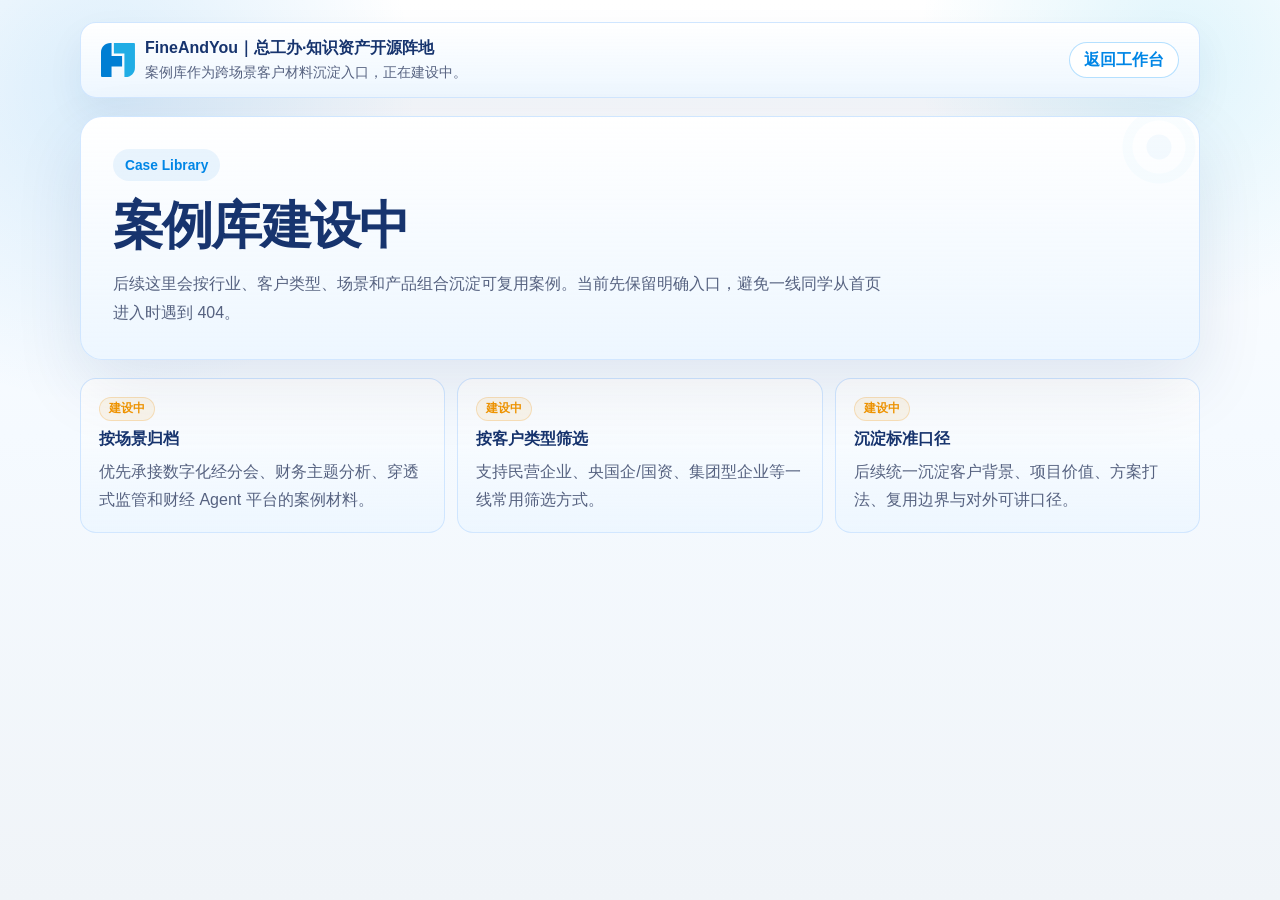
<file: CaseLibrary/index.html>
<!DOCTYPE html>
<html lang="zh-CN">
<head>
  <meta charset="UTF-8">
  <meta name="viewport" content="width=device-width, initial-scale=1.0">
  <title>案例库建设中 | FineAndYou</title>
  <meta name="description" content="FineAndYou 案例库建设中页面。">
  <link rel="stylesheet" href="../tokens.css">
  <style>
    :root {
      --navy-900: #17346E;
      --navy-800: #0055CC;
      --navy-700: #0086E6;
      --sky-500: #00ACE6;
      --sky-200: #CCE4FF;
      --bg: #F0F4F8;
      --paper: rgba(255, 255, 255, 0.94);
      --text-soft: #566280;
      --radius-xl: 22px;
      --radius-lg: 16px;
      --shadow-lg: 0 26px 68px rgba(23, 52, 110, 0.10);
    }

    * {
      box-sizing: border-box;
    }

    body {
      min-height: 100vh;
      margin: 0;
      font-family: var(--font-family);
      color: var(--navy-900);
      background:
        radial-gradient(circle at 8% 10%, rgba(0, 134, 230, 0.14), transparent 22%),
        radial-gradient(circle at 92% 6%, rgba(0, 172, 230, 0.12), transparent 18%),
        linear-gradient(180deg, #ffffff 0%, #F5FAFF 48%, var(--bg) 100%);
    }

    a {
      color: inherit;
      text-decoration: none;
    }

    .shell {
      width: min(calc(100% - 32px), 1120px);
      margin: 0 auto;
      padding: 22px 0 34px;
    }

    .topbar,
    .hero,
    .card {
      border-radius: var(--radius-lg);
      background:
        linear-gradient(180deg, rgba(255, 255, 255, 0.96), rgba(232, 244, 255, 0.76)),
        var(--paper);
      border: 1px solid rgba(204, 228, 255, 0.88);
      box-shadow: 0 16px 38px rgba(23, 52, 110, 0.06);
    }

    .topbar {
      display: flex;
      align-items: center;
      justify-content: space-between;
      gap: 16px;
      padding: 15px 20px;
    }

    .brand {
      display: flex;
      align-items: center;
      gap: 10px;
      min-width: 0;
    }

    .brand img {
      width: 34px;
      display: block;
    }

    .brand-copy {
      display: grid;
      gap: 5px;
      min-width: 0;
    }

    .brand-copy strong {
      font-size: 1rem;
      white-space: nowrap;
      overflow: hidden;
      text-overflow: ellipsis;
    }

    .brand-copy span {
      color: var(--text-soft);
      font-size: 0.86rem;
    }

    .back-link {
      display: inline-flex;
      align-items: center;
      justify-content: center;
      min-height: 36px;
      padding: 0 14px;
      border-radius: 999px;
      color: var(--navy-700);
      background: rgba(255, 255, 255, 0.96);
      border: 1px solid rgba(128, 202, 255, 0.58);
      font-weight: 700;
      white-space: nowrap;
    }

    .hero {
      position: relative;
      overflow: hidden;
      margin-top: 18px;
      padding: 32px;
      border-radius: var(--radius-xl);
      box-shadow: var(--shadow-lg);
    }

    .hero::after {
      content: "";
      position: absolute;
      width: 320px;
      height: 320px;
      right: -120px;
      top: -130px;
      border-radius: 22px;
      transform: rotate(45deg);
      background:
        radial-gradient(circle, rgba(0, 134, 230, 0.14) 0 12px, transparent 13px 26px, rgba(0, 172, 230, 0.09) 27px 36px, transparent 37px);
      opacity: 0.28;
    }

    .hero-content {
      position: relative;
      z-index: 1;
      display: grid;
      gap: 16px;
      max-width: 780px;
    }

    .eyebrow {
      display: inline-flex;
      align-items: center;
      width: fit-content;
      min-height: 32px;
      padding: 0 12px;
      border-radius: 999px;
      color: var(--navy-700);
      background: rgba(0, 134, 230, 0.08);
      font-size: 0.86rem;
      font-weight: 700;
    }

    h1 {
      margin: 0;
      font-size: clamp(2rem, 4vw, 3.2rem);
      line-height: 1.12;
      letter-spacing: -0.035em;
    }

    p {
      margin: 0;
      color: var(--text-soft);
      line-height: 1.76;
    }

    .grid {
      display: grid;
      grid-template-columns: repeat(3, minmax(0, 1fr));
      gap: 12px;
      margin-top: 18px;
    }

    .card {
      padding: 18px;
      display: grid;
      gap: 8px;
      box-shadow: none;
    }

    .card strong {
      color: var(--navy-900);
      font-size: 1rem;
    }

    .status {
      display: inline-flex;
      align-items: center;
      width: fit-content;
      min-height: 24px;
      padding: 0 9px;
      border-radius: 999px;
      color: #F39600;
      background: rgba(243, 150, 0, 0.08);
      border: 1px solid rgba(243, 150, 0, 0.22);
      font-size: 0.75rem;
      font-weight: 800;
    }

    @media (max-width: 820px) {
      .topbar {
        align-items: flex-start;
        flex-direction: column;
      }

      .grid {
        grid-template-columns: 1fr;
      }
    }

    @media (max-width: 640px) {
      .shell {
        width: min(calc(100% - 14px), 1120px);
        padding-top: 10px;
      }

      .topbar,
      .hero,
      .card {
        padding: 16px;
        border-radius: 18px;
      }

      .brand img {
        width: 30px;
      }

      .brand-copy span {
        font-size: 0.76rem;
      }
    }
  </style>
</head>
<body>
  <div class="shell">
    <header class="topbar">
      <div class="brand">
        <img src="../assets/fanruan-mark.svg" alt="帆软 Logo">
        <div class="brand-copy">
          <strong>FineAndYou｜总工办·知识资产开源阵地</strong>
          <span>案例库作为跨场景客户材料沉淀入口，正在建设中。</span>
        </div>
      </div>
      <a class="back-link" href="../">返回工作台</a>
    </header>

    <main>
      <section class="hero">
        <div class="hero-content">
          <span class="eyebrow">Case Library</span>
          <h1>案例库建设中</h1>
          <p>后续这里会按行业、客户类型、场景和产品组合沉淀可复用案例。当前先保留明确入口，避免一线同学从首页进入时遇到 404。</p>
        </div>
      </section>

      <section class="grid" aria-label="案例库建设计划">
        <article class="card">
          <span class="status">建设中</span>
          <strong>按场景归档</strong>
          <p>优先承接数字化经分会、财务主题分析、穿透式监管和财经 Agent 平台的案例材料。</p>
        </article>
        <article class="card">
          <span class="status">建设中</span>
          <strong>按客户类型筛选</strong>
          <p>支持民营企业、央国企/国资、集团型企业等一线常用筛选方式。</p>
        </article>
        <article class="card">
          <span class="status">建设中</span>
          <strong>沉淀标准口径</strong>
          <p>后续统一沉淀客户背景、项目价值、方案打法、复用边界与对外可讲口径。</p>
        </article>
      </section>
    </main>
  </div>
</body>
</html>
</file>
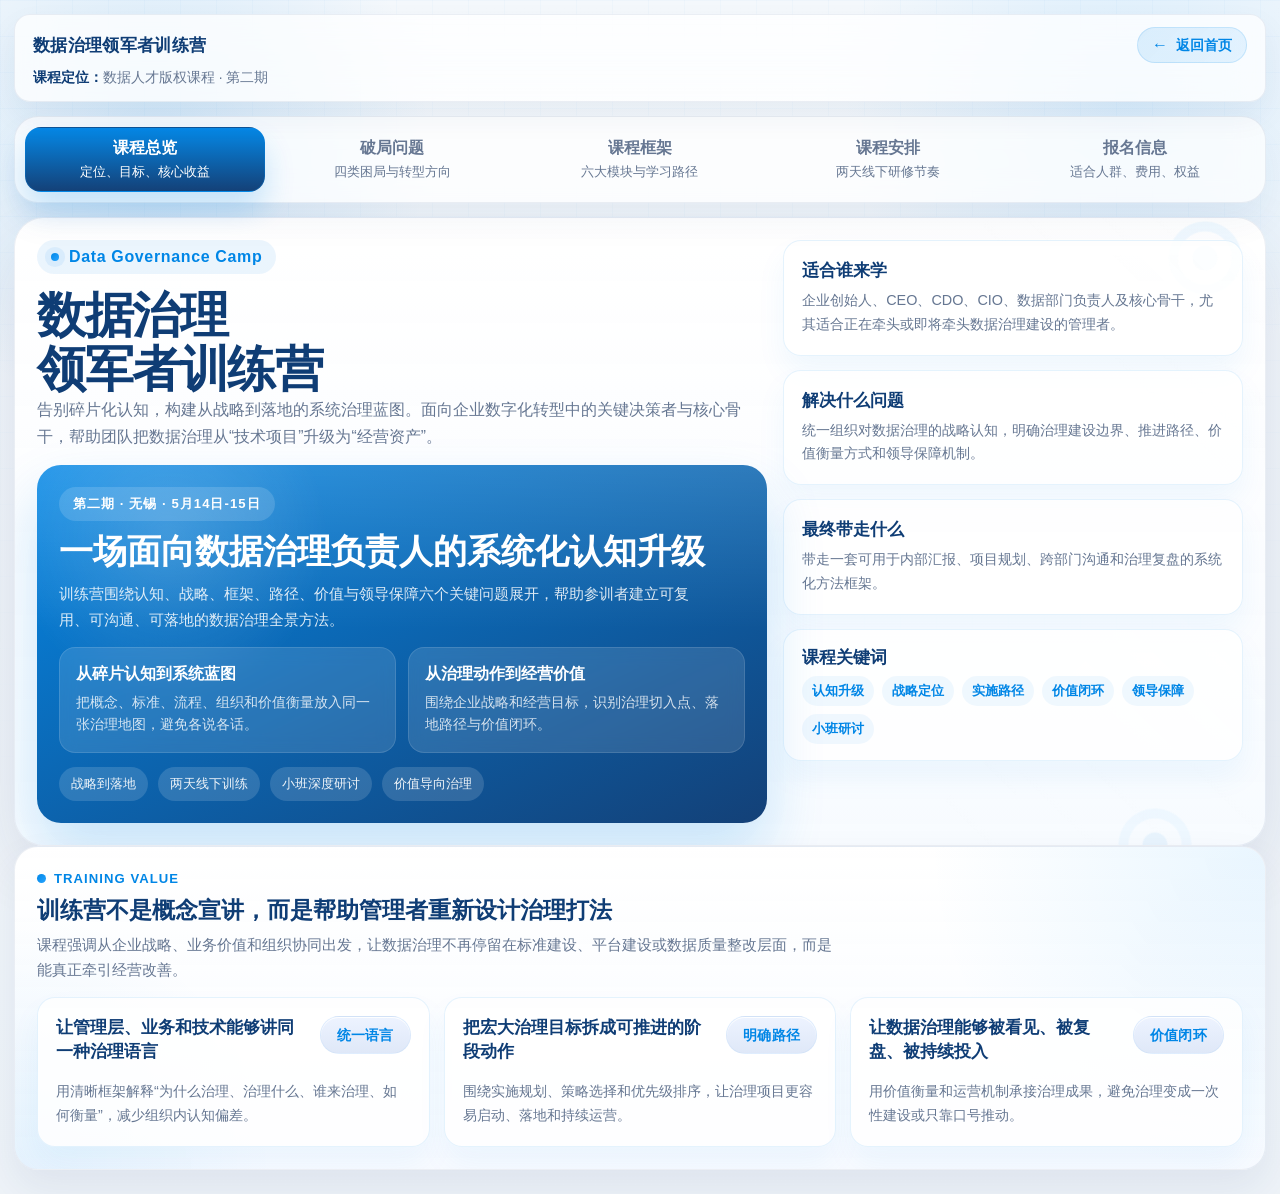
<file: DataGovernanceLeaderCamp/index.html>
<!DOCTYPE html>
<html lang="zh-CN">
<head>
  <meta charset="UTF-8">
  <meta name="viewport" content="width=device-width, initial-scale=1.0">
  <title>数据治理领军者训练营</title>
  <meta name="description" content="数据治理领军者训练营专题页，基于课程海报内容结构化整理，覆盖课程总览、破局问题、课程框架、课程安排与报名信息。">
  <style>
    :root {
      --navy-900: #0f3d75;
      --navy-800: #006fc2;
      --navy-700: #0086e6;
      --sky-500: #27a4ff;
      --sky-300: #b7e2ff;
      --sky-200: #e2f4ff;
      --bg: #eef3f8;
      --paper: rgba(255, 255, 255, 0.92);
      --paper-strong: rgba(255, 255, 255, 0.98);
      --line: rgba(23, 52, 110, 0.12);
      --line-strong: rgba(23, 52, 110, 0.2);
      --text: #203554;
      --text-soft: #667792;
      --success: #1f9d62;
      --warning: #f5a31f;
      --danger: #d95b5b;
      --shadow-lg: 0 28px 72px rgba(23, 52, 110, 0.12);
      --shadow-md: 0 18px 40px rgba(23, 52, 110, 0.08);
      --radius-xl: 26px;
      --radius-lg: 18px;
      --radius-md: 14px;
      --radius-sm: 10px;
      --max-width: 1440px;
      --nav-height: 68px;
      --anim: 220ms cubic-bezier(.2, .8, .2, 1);
    }

    * {
      box-sizing: border-box;
    }

    html {
      scroll-behavior: smooth;
    }

    body {
      margin: 0;
      font-family: "Microsoft YaHei", "PingFang SC", "SF Pro Display", sans-serif;
      color: var(--text);
      background:
        radial-gradient(circle at 12% 12%, rgba(0, 134, 230, 0.15), transparent 18%),
        radial-gradient(circle at 88% 8%, rgba(39, 164, 255, 0.13), transparent 18%),
        linear-gradient(180deg, #f4f8fc 0%, var(--bg) 100%);
      overflow-x: hidden;
    }

    body::before {
      content: "";
      position: fixed;
      inset: 0;
      pointer-events: none;
      background-image:
        linear-gradient(rgba(0, 134, 230, 0.028) 1px, transparent 1px),
        linear-gradient(90deg, rgba(0, 134, 230, 0.028) 1px, transparent 1px);
      background-size: 36px 36px;
      mask-image: linear-gradient(180deg, rgba(0, 0, 0, 0.86), transparent 95%);
    }

    a {
      color: inherit;
      text-decoration: none;
    }

    button {
      font: inherit;
      color: inherit;
      cursor: pointer;
      border: 0;
      background: none;
    }

    h1,
    h2,
    h3,
    h4,
    p {
      margin: 0;
    }

    .shell {
      width: min(calc(100% - 28px), var(--max-width));
      margin: 0 auto;
      padding: 14px 0 24px;
      position: relative;
    }

    .topbar {
      position: sticky;
      top: 14px;
      z-index: 50;
      display: grid;
      gap: 4px;
      min-height: var(--nav-height);
      padding: 12px 18px;
      border-radius: 16px;
      background: rgba(255, 255, 255, 0.76);
      backdrop-filter: blur(18px);
      border: 1px solid rgba(23, 52, 110, 0.08);
      box-shadow: 0 14px 32px rgba(23, 52, 110, 0.06);
    }

    .topbar-head {
      display: flex;
      align-items: center;
      justify-content: space-between;
      gap: 14px;
    }

    .topbar-title {
      font-size: 1.08rem;
      font-weight: 800;
      letter-spacing: 0.02em;
      color: var(--navy-900);
    }

    .home-link {
      display: inline-flex;
      align-items: center;
      justify-content: center;
      gap: 8px;
      min-height: 36px;
      padding: 0 14px;
      border-radius: 999px;
      background: linear-gradient(135deg, rgba(0, 134, 230, 0.12), rgba(39, 164, 255, 0.1));
      border: 1px solid rgba(0, 134, 230, 0.14);
      color: var(--navy-700);
      font-size: 0.88rem;
      font-weight: 800;
      white-space: nowrap;
      transition: transform var(--anim), box-shadow var(--anim), border-color var(--anim);
    }

    .home-link:hover {
      transform: translateY(-1px);
      border-color: rgba(0, 134, 230, 0.22);
      box-shadow: 0 12px 22px rgba(0, 134, 230, 0.08);
    }

    .home-link::before {
      content: "←";
      font-size: 1rem;
      line-height: 1;
    }

    .topbar-meta {
      display: flex;
      align-items: center;
      gap: 18px;
      flex-wrap: wrap;
      font-size: 0.86rem;
      line-height: 1.6;
      color: var(--text-soft);
    }

    .topbar-meta strong {
      color: var(--navy-900);
    }

    .page {
      display: grid;
      gap: 14px;
      margin-top: 14px;
    }

    .tabs-wrap {
      border-radius: 24px;
      background: rgba(255, 255, 255, 0.72);
      border: 1px solid rgba(23, 52, 110, 0.08);
      backdrop-filter: blur(14px);
      box-shadow: 0 18px 36px rgba(23, 52, 110, 0.05);
      padding: 10px;
      position: sticky;
      top: calc(14px + var(--nav-height) + 10px);
      z-index: 40;
    }

    .tabs {
      display: grid;
      grid-template-columns: repeat(5, minmax(0, 1fr));
      gap: 8px;
    }

    .tab-btn {
      display: grid;
      gap: 4px;
      align-items: center;
      justify-items: center;
      min-height: 64px;
      padding: 10px 12px;
      border-radius: 16px;
      border: 1px solid transparent;
      color: var(--text-soft);
      transition: transform var(--anim), box-shadow var(--anim), border-color var(--anim), background var(--anim), color var(--anim);
    }

    .tab-btn strong {
      font-size: 1rem;
      color: inherit;
    }

    .tab-btn span {
      font-size: 0.84rem;
      text-align: center;
    }

    .tab-btn:hover {
      transform: translateY(-1px);
      background: rgba(255, 255, 255, 0.76);
      border-color: rgba(23, 52, 110, 0.1);
    }

    .tab-btn.is-active {
      color: #fff;
      background: linear-gradient(180deg, rgba(0, 134, 230, 0.98), rgba(15, 61, 117, 0.98));
      border-color: rgba(0, 134, 230, 0.28);
      box-shadow: 0 18px 30px rgba(0, 134, 230, 0.2);
    }

    .tab-btn.is-active strong,
    .tab-btn.is-active span {
      color: #fff;
    }

    .tab-panel {
      display: none;
      animation: fade-in 280ms ease;
    }

    .tab-panel.is-active {
      display: block;
    }

    @keyframes fade-in {
      from {
        opacity: 0;
        transform: translateY(8px);
      }
      to {
        opacity: 1;
        transform: translateY(0);
      }
    }

    .panel-shell {
      display: grid;
      gap: 14px;
    }

    .hero,
    .section-card {
      position: relative;
      overflow: hidden;
      border-radius: 24px;
      background:
        linear-gradient(180deg, rgba(255, 255, 255, 0.98), rgba(248, 251, 255, 0.92));
      border: 1px solid rgba(23, 52, 110, 0.08);
      box-shadow: var(--shadow-md);
      padding: 22px;
    }

    .hero {
      border-radius: 30px;
      box-shadow: var(--shadow-lg);
      padding: 22px;
    }

    .hero::before,
    .hero::after,
    .section-card::before {
      content: "";
      position: absolute;
      pointer-events: none;
    }

    .hero::before,
    .hero::after {
      inset: auto;
      width: 360px;
      height: 360px;
      border-radius: 22px;
      transform: rotate(45deg);
      background:
        radial-gradient(circle, rgba(0, 134, 230, 0.22) 0 12px, transparent 13px 26px, rgba(39, 164, 255, 0.16) 27px 36px, transparent 37px),
        linear-gradient(180deg, rgba(255, 255, 255, 0.08), transparent);
      opacity: 0.42;
      filter: blur(0.2px);
    }

    .hero::before {
      right: -120px;
      top: -140px;
    }

    .hero::after {
      right: -70px;
      bottom: -180px;
      opacity: 0.28;
    }

    .section-card::before {
      inset: 0;
      background:
        radial-gradient(circle at 100% 0, rgba(39, 164, 255, 0.1), transparent 26%),
        radial-gradient(circle at 0 100%, rgba(0, 134, 230, 0.08), transparent 20%);
    }

    .hero-grid,
    .section-inner,
    .section-header,
    .grid-2,
    .grid-3,
    .grid-4,
    .timeline-grid,
    .fee-grid {
      position: relative;
      z-index: 1;
    }

    .hero-grid,
    .hero-main-column,
    .hero-side-column,
    .hero-side-stack {
      display: grid;
      gap: 14px;
    }

    .hero-layout {
      display: grid;
      grid-template-columns: minmax(0, 1.35fr) minmax(340px, 0.85fr);
      gap: 16px;
      align-items: start;
    }

    .eyebrow {
      display: inline-flex;
      align-items: center;
      gap: 10px;
      width: fit-content;
      padding: 8px 14px;
      border-radius: 999px;
      background: rgba(0, 134, 230, 0.08);
      color: var(--navy-700);
      font-weight: 700;
      letter-spacing: 0.04em;
    }

    .eyebrow::before {
      content: "";
      width: 8px;
      height: 8px;
      border-radius: 999px;
      background: linear-gradient(135deg, var(--navy-700), var(--sky-500));
      box-shadow: 0 0 0 6px rgba(0, 134, 230, 0.08);
    }

    .hero h1 {
      margin-top: 14px;
      font-size: clamp(2rem, 3.8vw, 3.3rem);
      line-height: 1.12;
      letter-spacing: -0.03em;
      color: var(--navy-900);
    }

    .subtitle {
      max-width: 780px;
      font-size: 0.98rem;
      line-height: 1.72;
      color: var(--text-soft);
    }

    .hero-core-card {
      position: relative;
      border-radius: 24px;
      padding: 22px;
      overflow: hidden;
      background: linear-gradient(155deg, rgba(0, 134, 230, 0.98), rgba(15, 61, 117, 0.98));
      color: #fff;
      box-shadow: 0 30px 58px rgba(0, 134, 230, 0.2);
      display: grid;
      gap: 14px;
    }

    .hero-core-card::before {
      content: "";
      position: absolute;
      inset: 0;
      pointer-events: none;
      background:
        radial-gradient(circle at 18% 20%, rgba(255, 255, 255, 0.16), transparent 24%),
        linear-gradient(180deg, rgba(255, 255, 255, 0.14), transparent 46%);
    }

    .hero-core-top,
    .hero-core-main,
    .hero-core-bottom {
      position: relative;
      z-index: 1;
    }

    .hero-core-tag,
    .status {
      display: inline-flex;
      align-items: center;
      justify-content: center;
      width: fit-content;
      min-height: 34px;
      padding: 0 14px;
      border-radius: 999px;
      font-size: 0.82rem;
      font-weight: 800;
      letter-spacing: 0.08em;
    }

    .hero-core-tag {
      background: rgba(255, 255, 255, 0.14);
    }

    .badge {
      display: inline-flex;
      align-items: center;
      justify-content: center;
      min-height: 38px;
      padding: 0 16px;
      border-radius: 999px;
      background: linear-gradient(180deg, #edf3ff, #dfe8f8);
      color: var(--navy-700);
      font-size: 0.88rem;
      font-weight: 800;
      letter-spacing: 0.02em;
      box-shadow: inset 0 1px 0 rgba(255, 255, 255, 0.9);
      border: 1px solid rgba(0, 134, 230, 0.06);
    }

    .hero-core-card h2 {
      margin-top: 10px;
      font-size: clamp(1.5rem, 2.7vw, 2.15rem);
      line-height: 1.22;
    }

    .hero-core-card p {
      margin-top: 8px;
      max-width: 640px;
      color: rgba(255, 255, 255, 0.86);
      line-height: 1.72;
      font-size: 0.94rem;
    }

    .hero-pair {
      display: grid;
      grid-template-columns: repeat(2, minmax(0, 1fr));
      gap: 12px;
    }

    .hero-pair-card {
      border-radius: 16px;
      padding: 16px;
      background: rgba(255, 255, 255, 0.12);
      border: 1px solid rgba(255, 255, 255, 0.12);
      backdrop-filter: blur(8px);
    }

    .hero-pair-card strong {
      display: block;
      font-size: 1rem;
      color: #fff;
    }

    .hero-pair-card span {
      display: block;
      margin-top: 6px;
      color: rgba(255, 255, 255, 0.8);
      font-size: 0.88rem;
      line-height: 1.6;
    }

    .hero-pill-row {
      display: flex;
      flex-wrap: wrap;
      gap: 10px;
    }

    .hero-pill-row span {
      display: inline-flex;
      align-items: center;
      min-height: 34px;
      padding: 0 12px;
      border-radius: 999px;
      background: rgba(255, 255, 255, 0.14);
      font-size: 0.84rem;
      color: rgba(255, 255, 255, 0.92);
    }

    .hero-side-card,
    .info-card,
    .timeline-card,
    .fee-card {
      border-radius: 18px;
      padding: 18px;
      background: rgba(255, 255, 255, 0.86);
      border: 1px solid rgba(0, 134, 230, 0.1);
      box-shadow: 0 16px 30px rgba(0, 134, 230, 0.06);
    }

    .info-card,
    .fee-card,
    .module-card {
      display: grid;
      gap: 10px;
      min-height: 100%;
    }

    .tagged-card {
      padding: 18px;
    }

    .tagged-head {
      display: grid;
      grid-template-columns: minmax(0, 1fr) auto;
      align-items: start;
      gap: 12px;
    }

    .tagged-head .badge {
      justify-self: end;
    }

    .hero-side-card h3,
    .info-card h3,
    .timeline-card h3,
    .fee-card h3 {
      font-size: 1.05rem;
      color: var(--navy-900);
      line-height: 1.42;
    }

    .hero-side-card p,
    .info-card p,
    .timeline-card p,
    .fee-card p {
      margin-top: 6px;
      color: var(--text-soft);
      line-height: 1.66;
      font-size: 0.9rem;
    }

    .section-header {
      display: flex;
      align-items: flex-end;
      justify-content: space-between;
      gap: 14px;
      margin-bottom: 14px;
    }

    .section-kicker {
      display: inline-flex;
      align-items: center;
      gap: 8px;
      font-size: 0.82rem;
      color: var(--navy-700);
      font-weight: 800;
      letter-spacing: 0.08em;
      text-transform: uppercase;
    }

    .section-kicker::before {
      content: "";
      width: 9px;
      height: 9px;
      border-radius: 999px;
      background: linear-gradient(135deg, var(--navy-700), var(--sky-500));
    }

    .section-title {
      margin-top: 8px;
      font-size: clamp(1.2rem, 1.8vw, 1.56rem);
      line-height: 1.32;
      color: var(--navy-900);
    }

    .section-desc {
      max-width: 800px;
      margin-top: 8px;
      font-size: 0.94rem;
      line-height: 1.66;
      color: var(--text-soft);
    }

    .section-note {
      flex-shrink: 0;
      max-width: 320px;
      padding: 14px 16px;
      border-radius: 14px;
      background: rgba(3, 93, 207, 0.07);
      color: var(--navy-900);
      font-size: 0.9rem;
      line-height: 1.65;
    }

    .grid-2,
    .grid-3,
    .grid-4,
    .timeline-grid,
    .fee-grid {
      display: grid;
      gap: 14px;
    }

    .grid-2 {
      grid-template-columns: repeat(2, minmax(0, 1fr));
    }

    .grid-3 {
      grid-template-columns: repeat(3, minmax(0, 1fr));
    }

    .grid-4 {
      grid-template-columns: repeat(4, minmax(0, 1fr));
    }

    .status {
      background: rgba(31, 157, 98, 0.12);
      color: var(--success);
    }

    .list {
      display: grid;
      gap: 8px;
      margin-top: 10px;
    }

    .list-item {
      display: flex;
      align-items: flex-start;
      gap: 8px;
      color: var(--text);
      font-size: 0.9rem;
      line-height: 1.62;
    }

    .list-item::before {
      content: "";
      flex-shrink: 0;
      width: 10px;
      height: 10px;
      margin-top: 7px;
      border-radius: 999px;
      background: linear-gradient(135deg, var(--navy-700), var(--sky-500));
      box-shadow: 0 0 0 5px rgba(3, 93, 207, 0.08);
    }

    .contrast-card {
      position: relative;
      min-height: 100%;
      border-radius: 22px;
      padding: 22px;
      color: rgba(255, 255, 255, 0.94);
      display: grid;
      gap: 10px;
    }

    .contrast-card.is-muted {
      background: linear-gradient(180deg, rgba(121, 136, 161, 0.98), rgba(94, 111, 139, 0.98));
      box-shadow: 0 20px 36px rgba(98, 114, 143, 0.2);
    }

    .contrast-card.is-primary {
      background: linear-gradient(180deg, rgba(0, 134, 230, 0.98), rgba(15, 61, 117, 0.98));
      box-shadow: 0 22px 42px rgba(0, 134, 230, 0.16);
    }

    .contrast-card h3 {
      color: #fff;
      line-height: 1.42;
    }

    .contrast-card p {
      margin-top: 6px;
      color: rgba(255, 255, 255, 0.78);
      line-height: 1.62;
      font-size: 0.9rem;
    }

    .contrast-card .list-item {
      color: rgba(255, 255, 255, 0.92);
    }

    .contrast-card .list-item::before {
      background: linear-gradient(135deg, #ffffff, var(--sky-300));
      box-shadow: 0 0 0 5px rgba(255, 255, 255, 0.1);
    }

    .module-card {
      border-radius: 18px;
      padding: 18px;
      background: rgba(255, 255, 255, 0.84);
      border: 1px solid rgba(23, 52, 110, 0.08);
      box-shadow: 0 14px 28px rgba(23, 52, 110, 0.04);
    }

    .module-card h3 {
      color: var(--navy-900);
      font-size: 1.08rem;
      line-height: 1.42;
    }

    .module-card p {
      color: var(--text-soft);
      line-height: 1.64;
      font-size: 0.9rem;
    }

    .architecture {
      display: grid;
      grid-template-columns: minmax(0, 0.9fr) minmax(0, 1.2fr) minmax(0, 0.9fr);
      gap: 10px;
      align-items: stretch;
    }

    .wing-card,
    .core-card {
      position: relative;
      min-height: 228px;
      border-radius: 16px;
      padding: 18px;
      background: rgba(255, 255, 255, 0.94);
      border: 1px solid rgba(23, 52, 110, 0.08);
    }

    .core-card {
      background: linear-gradient(160deg, rgba(0, 134, 230, 0.95), rgba(15, 61, 117, 0.95));
      color: #fff;
      box-shadow: 0 24px 44px rgba(0, 134, 230, 0.2);
    }

    .arch-label {
      display: inline-flex;
      align-items: center;
      padding: 7px 11px;
      border-radius: 999px;
      background: rgba(0, 134, 230, 0.08);
      color: var(--navy-700);
      font-size: 0.76rem;
      font-weight: 800;
      letter-spacing: 0.08em;
      text-transform: uppercase;
    }

    .core-card .arch-label {
      background: rgba(255, 255, 255, 0.14);
      color: rgba(255, 255, 255, 0.92);
    }

    .arch-title {
      margin-top: 16px;
      font-size: 1.28rem;
      font-weight: 800;
      line-height: 1.35;
    }

    .arch-copy {
      margin-top: 12px;
      font-size: 0.92rem;
      line-height: 1.72;
      color: var(--text-soft);
    }

    .core-card .arch-copy {
      color: rgba(255, 255, 255, 0.86);
    }

    .timeline-grid {
      grid-template-columns: repeat(2, minmax(0, 1fr));
      align-items: start;
    }

    .timeline-card {
      display: grid;
      gap: 10px;
      padding: 20px;
    }

    .timeline-head {
      display: flex;
      align-items: center;
      justify-content: space-between;
      gap: 12px;
      padding-bottom: 12px;
      border-bottom: 1px solid rgba(23, 52, 110, 0.08);
    }

    .timeline-head strong {
      color: var(--navy-900);
      font-size: 1.2rem;
    }

    .session {
      display: grid;
      grid-template-columns: 112px minmax(0, 1fr);
      gap: 12px;
      align-items: stretch;
      padding: 12px;
      border-radius: 14px;
      background: rgba(0, 134, 230, 0.05);
      border: 1px solid rgba(0, 134, 230, 0.08);
    }

    .session time {
      color: var(--navy-700);
      font-weight: 800;
      line-height: 1.45;
    }

    .session strong {
      display: block;
      color: var(--navy-900);
      line-height: 1.5;
    }

    .session span {
      display: block;
      margin-top: 6px;
      color: var(--text-soft);
      line-height: 1.64;
      font-size: 0.9rem;
    }

    .fee-grid {
      grid-template-columns: minmax(0, 1fr) minmax(0, 1fr);
    }

    .hero-side-card.compact {
      padding: 16px 18px;
    }

    .hero-keywords {
      display: flex;
      flex-wrap: wrap;
      gap: 8px;
      margin-top: 6px;
    }

    .hero-keywords span {
      display: inline-flex;
      align-items: center;
      min-height: 30px;
      padding: 0 10px;
      border-radius: 999px;
      background: rgba(0, 134, 230, 0.06);
      color: var(--navy-700);
      font-size: 0.82rem;
      font-weight: 700;
    }

    .price-row {
      display: flex;
      align-items: baseline;
      gap: 12px;
      flex-wrap: wrap;
      margin-top: 14px;
    }

    .price {
      font-size: clamp(2rem, 4vw, 3.2rem);
      line-height: 1;
      color: var(--navy-700);
      font-weight: 900;
      letter-spacing: -0.04em;
    }

    .old-price {
      color: var(--text-soft);
      text-decoration: line-through;
      font-weight: 700;
    }

    @media (max-width: 1180px) {
      .hero-layout,
      .architecture,
      .grid-3,
      .grid-4 {
        grid-template-columns: 1fr;
      }

      .grid-4 {
        grid-template-columns: repeat(2, minmax(0, 1fr));
      }
    }

    @media (max-width: 920px) {
      .topbar,
      .tabs-wrap {
        position: static;
      }

      .tabs {
        display: flex;
        gap: 10px;
        overflow-x: auto;
        padding-bottom: 4px;
        scrollbar-width: none;
      }

      .tabs::-webkit-scrollbar {
        display: none;
      }

      .tab-btn {
        flex: 0 0 180px;
        justify-items: start;
        text-align: left;
      }

      .hero-layout,
      .hero-pair,
      .grid-2,
      .timeline-grid,
      .fee-grid {
        grid-template-columns: 1fr;
      }

      .hero {
        padding: 20px;
      }

      .section-header {
        flex-direction: column;
        align-items: flex-start;
      }

      .section-note {
        max-width: none;
      }
    }

    @media (max-width: 640px) {
      .shell {
        width: min(calc(100% - 18px), var(--max-width));
      }

      .hero,
      .section-card {
        padding: 18px;
      }

      .topbar {
        padding: 16px;
        border-radius: 16px;
      }

      .topbar-head {
        align-items: flex-start;
        flex-direction: column;
        gap: 10px;
      }

      .topbar-meta {
        display: grid;
        gap: 4px;
      }

      .tab-btn {
        min-height: 68px;
      }

      .grid-4 {
        grid-template-columns: 1fr;
      }

      .session {
        grid-template-columns: 1fr;
      }
    }
  </style>
</head>
<body>
  <div class="shell">
    <header class="topbar">
      <div class="topbar-head">
        <div class="topbar-title">数据治理领军者训练营</div>
        <a class="home-link" href="../">返回首页</a>
      </div>
      <div class="topbar-meta">
        <span><strong>课程定位：</strong>数据人才版权课程 · 第二期</span>
      </div>
    </header>

    <main class="page">
      <section class="tabs-wrap" aria-label="内容切换区">
        <div class="tabs" role="tablist" aria-label="数据治理领军者训练营页面目录">
          <button class="tab-btn is-active" role="tab" aria-selected="true" aria-controls="tab-home" id="btn-home" data-tab="home">
            <strong>课程总览</strong>
            <span>定位、目标、核心收益</span>
          </button>
          <button class="tab-btn" role="tab" aria-selected="false" aria-controls="tab-challenges" id="btn-challenges" data-tab="challenges">
            <strong>破局问题</strong>
            <span>四类困局与转型方向</span>
          </button>
          <button class="tab-btn" role="tab" aria-selected="false" aria-controls="tab-framework" id="btn-framework" data-tab="framework">
            <strong>课程框架</strong>
            <span>六大模块与学习路径</span>
          </button>
          <button class="tab-btn" role="tab" aria-selected="false" aria-controls="tab-schedule" id="btn-schedule" data-tab="schedule">
            <strong>课程安排</strong>
            <span>两天线下研修节奏</span>
          </button>
          <button class="tab-btn" role="tab" aria-selected="false" aria-controls="tab-signup" id="btn-signup" data-tab="signup">
            <strong>报名信息</strong>
            <span>适合人群、费用、权益</span>
          </button>
        </div>
      </section>

      <section class="tab-panels">
        <div class="tab-panel is-active" id="tab-home" role="tabpanel" aria-labelledby="btn-home">
          <section class="hero">
            <div class="hero-grid">
              <div class="hero-layout">
                <div class="hero-main-column">
                  <div>
                    <span class="eyebrow">Data Governance Camp</span>
                    <h1>数据治理<br>领军者训练营</h1>
                    <p class="subtitle">告别碎片化认知，构建从战略到落地的系统治理蓝图。面向企业数字化转型中的关键决策者与核心骨干，帮助团队把数据治理从“技术项目”升级为“经营资产”。</p>
                  </div>

                  <article class="hero-core-card">
                    <div class="hero-core-top">
                      <span class="hero-core-tag">第二期 · 无锡 · 5月14日-15日</span>
                      <h2>一场面向数据治理负责人的系统化认知升级</h2>
                      <p>训练营围绕认知、战略、框架、路径、价值与领导保障六个关键问题展开，帮助参训者建立可复用、可沟通、可落地的数据治理全景方法。</p>
                    </div>

                    <div class="hero-core-main">
                      <div class="hero-pair">
                        <div class="hero-pair-card">
                          <strong>从碎片认知到系统蓝图</strong>
                          <span>把概念、标准、流程、组织和价值衡量放入同一张治理地图，避免各说各话。</span>
                        </div>
                        <div class="hero-pair-card">
                          <strong>从治理动作到经营价值</strong>
                          <span>围绕企业战略和经营目标，识别治理切入点、落地路径与价值闭环。</span>
                        </div>
                      </div>
                    </div>

                    <div class="hero-core-bottom">
                      <div class="hero-pill-row">
                        <span>战略到落地</span>
                        <span>两天线下训练</span>
                        <span>小班深度研讨</span>
                        <span>价值导向治理</span>
                      </div>
                    </div>
                  </article>
                </div>

                <div class="hero-side-column">
                  <article class="hero-side-card">
                    <h3>适合谁来学</h3>
                    <p>企业创始人、CEO、CDO、CIO、数据部门负责人及核心骨干，尤其适合正在牵头或即将牵头数据治理建设的管理者。</p>
                  </article>
                  <article class="hero-side-card">
                    <h3>解决什么问题</h3>
                    <p>统一组织对数据治理的战略认知，明确治理建设边界、推进路径、价值衡量方式和领导保障机制。</p>
                  </article>
                  <article class="hero-side-card">
                    <h3>最终带走什么</h3>
                    <p>带走一套可用于内部汇报、项目规划、跨部门沟通和治理复盘的系统化方法框架。</p>
                  </article>
                  <article class="hero-side-card compact">
                    <h3>课程关键词</h3>
                    <div class="hero-keywords">
                      <span>认知升级</span>
                      <span>战略定位</span>
                      <span>实施路径</span>
                      <span>价值闭环</span>
                      <span>领导保障</span>
                      <span>小班研讨</span>
                    </div>
                  </article>
                </div>
              </div>
            </div>
          </section>

          <div class="panel-shell">
            <section class="section-card">
              <div class="section-header">
                <div>
                  <div class="section-kicker">Training Value</div>
                  <h2 class="section-title">训练营不是概念宣讲，而是帮助管理者重新设计治理打法</h2>
                  <p class="section-desc">课程强调从企业战略、业务价值和组织协同出发，让数据治理不再停留在标准建设、平台建设或数据质量整改层面，而是能真正牵引经营改善。</p>
                </div>
              </div>

              <div class="grid-3">
                <article class="info-card tagged-card">
                  <div class="tagged-head">
                    <h3>让管理层、业务和技术能够讲同一种治理语言</h3>
                    <span class="badge">统一语言</span>
                  </div>
                  <p>用清晰框架解释“为什么治理、治理什么、谁来治理、如何衡量”，减少组织内认知偏差。</p>
                </article>
                <article class="info-card tagged-card">
                  <div class="tagged-head">
                    <h3>把宏大治理目标拆成可推进的阶段动作</h3>
                    <span class="badge">明确路径</span>
                  </div>
                  <p>围绕实施规划、策略选择和优先级排序，让治理项目更容易启动、落地和持续运营。</p>
                </article>
                <article class="info-card tagged-card">
                  <div class="tagged-head">
                    <h3>让数据治理能够被看见、被复盘、被持续投入</h3>
                    <span class="badge">价值闭环</span>
                  </div>
                  <p>用价值衡量和运营机制承接治理成果，避免治理变成一次性建设或只靠口号推动。</p>
                </article>
              </div>
            </section>
          </div>
        </div>

        <div class="tab-panel" id="tab-challenges" role="tabpanel" aria-labelledby="btn-challenges">
          <div class="panel-shell">
            <section class="section-card">
              <div class="section-header">
                <div>
                  <div class="section-kicker">Enterprise Challenges</div>
                  <h2 class="section-title">数据驱动时代，企业最常见的四类治理困局</h2>
                  <p class="section-desc">海报中的核心判断是：很多企业不是没有做数据治理，而是治理认知、战略连接、落地路径和成效衡量没有形成闭环。</p>
                </div>
              </div>

              <div class="grid-4">
                <article class="info-card tagged-card">
                  <div class="tagged-head">
                    <h3>数据治理与业务战略脱节</h3>
                    <span class="badge">战略之困</span>
                  </div>
                  <p>治理动作容易被理解成技术团队的内部工作，难以支撑企业战略、业务增长和经营决策。</p>
                </article>
                <article class="info-card tagged-card">
                  <div class="tagged-head">
                    <h3>治理价值难以获得高层共识</h3>
                    <span class="badge">认知之困</span>
                  </div>
                  <p>组织把数据治理看成纯 IT 项目，投入、优先级和协同机制都难以稳定获得支持。</p>
                </article>
                <article class="info-card tagged-card">
                  <div class="tagged-head">
                    <h3>概念很多，但不知道如何开局</h3>
                    <span class="badge">落地之困</span>
                  </div>
                  <p>标准、口径、流程、职责、平台、质量问题交织在一起，推进时容易无从下手。</p>
                </article>
                <article class="info-card tagged-card">
                  <div class="tagged-head">
                    <h3>大量投入后成效仍然不清晰</h3>
                    <span class="badge">成效之困</span>
                  </div>
                  <p>数据质量、应用效率和业务收益难以量化，导致治理项目后续投入与运营动力不足。</p>
                </article>
              </div>
            </section>

            <section class="section-card">
              <div class="section-header">
                <div>
                  <div class="section-kicker">Breakthrough Logic</div>
                  <h2 class="section-title">破局关键：从粗放治理走向系统化、精细化、价值导向</h2>
                  <p class="section-desc">训练营将治理问题放回企业数字化转型的全局中，从“做了什么”转向“为什么做、先做什么、如何持续产生价值”。</p>
                </div>
              </div>

              <div class="grid-2">
                <article class="contrast-card is-muted">
                  <h3>传统推进方式的问题</h3>
                  <p>以项目、系统或局部问题为中心，容易形成临时补丁式治理，短期看有动作，长期看难沉淀。</p>
                  <div class="list">
                    <div class="list-item">先建标准，后找场景，业务参与感弱。</div>
                    <div class="list-item">重平台和工具，轻组织机制与运营闭环。</div>
                    <div class="list-item">治理目标过大，缺少阶段性价值证明。</div>
                  </div>
                </article>
                <article class="contrast-card is-primary">
                  <h3>训练营倡导的治理方式</h3>
                  <p>以战略目标与经营问题为牵引，搭建治理蓝图、选择切入路径、建立价值度量与领导保障机制。</p>
                  <div class="list">
                    <div class="list-item">围绕业务价值定义治理优先级。</div>
                    <div class="list-item">用全景框架协调标准、质量、组织和平台。</div>
                    <div class="list-item">通过衡量、运营和复盘让治理持续进化。</div>
                  </div>
                </article>
              </div>
            </section>
          </div>
        </div>

        <div class="tab-panel" id="tab-framework" role="tabpanel" aria-labelledby="btn-framework">
          <div class="panel-shell">
            <section class="section-card">
              <div class="section-header">
                <div>
                  <div class="section-kicker">Course Framework</div>
                  <h2 class="section-title">六大模块：把数据治理从“知道概念”推进到“能带队落地”</h2>
                  <p class="section-desc">课程按认知升级、战略连接、体系搭建、路径落地、价值运营和领导保障展开，形成一条完整学习路径。</p>
                </div>
              </div>

              <div class="grid-3">
                <article class="module-card tagged-card">
                  <div class="tagged-head">
                    <h3>认知革新</h3>
                    <span class="badge">模块一</span>
                  </div>
                  <p>理解数据治理为什么不能只停留在技术或成本视角，建立“数据即经营资产”的管理认知。</p>
                </article>
                <article class="module-card tagged-card">
                  <div class="tagged-head">
                    <h3>战略定位</h3>
                    <span class="badge">模块二</span>
                  </div>
                  <p>从企业战略出发，明确数据治理在组织增长、效率提升、风险管控和管理升级中的位置。</p>
                </article>
                <article class="module-card tagged-card">
                  <div class="tagged-head">
                    <h3>全景地图</h3>
                    <span class="badge">模块三</span>
                  </div>
                  <p>建立数据治理核心框架，理解标准、质量、安全、组织、流程、平台与运营之间的关系。</p>
                </article>
                <article class="module-card tagged-card">
                  <div class="tagged-head">
                    <h3>实施路径</h3>
                    <span class="badge">模块四</span>
                  </div>
                  <p>规划数据治理实施节奏，选择适配企业现状的切入点、建设阶段与推进策略。</p>
                </article>
                <article class="module-card tagged-card">
                  <div class="tagged-head">
                    <h3>价值闭环</h3>
                    <span class="badge">模块五</span>
                  </div>
                  <p>设计治理价值衡量、持续运营和复盘机制，让治理成果能够被看见、被评价、被迭代。</p>
                </article>
                <article class="module-card tagged-card">
                  <div class="tagged-head">
                    <h3>领导保障</h3>
                    <span class="badge">模块六</span>
                  </div>
                  <p>建立顶层架构与场域协同机制，让高层支持、跨部门协作和组织责任真正落到行动上。</p>
                </article>
              </div>
            </section>

            <section class="section-card">
              <div class="section-header">
                <div>
                  <div class="section-kicker">Learning Map</div>
                  <h2 class="section-title">学习地图：先达成共识，再形成路径，最终闭环运营</h2>
                </div>
              </div>

              <div class="architecture">
                <article class="wing-card">
                  <span class="arch-label">Step 01</span>
                  <div class="arch-title">认知与战略</div>
                  <p class="arch-copy">先回答“为什么治理”和“治理为谁服务”，把数据治理与企业战略、经营目标和高层关注点连接起来。</p>
                </article>
                <article class="core-card">
                  <span class="arch-label">Core</span>
                  <div class="arch-title">系统治理蓝图</div>
                  <p class="arch-copy">以全景地图为核心，把治理对象、治理机制、实施路径和价值衡量放入一张可沟通的框架图。</p>
                </article>
                <article class="wing-card">
                  <span class="arch-label">Step 02</span>
                  <div class="arch-title">落地与保障</div>
                  <p class="arch-copy">通过实施路径、价值闭环和领导保障，把治理从一次性项目变成可持续运营的组织能力。</p>
                </article>
              </div>
            </section>
          </div>
        </div>

        <div class="tab-panel" id="tab-schedule" role="tabpanel" aria-labelledby="btn-schedule">
          <div class="panel-shell">
            <section class="section-card">
              <div class="section-header">
                <div>
                  <div class="section-kicker">Schedule</div>
                  <h2 class="section-title">课程安排：无锡 · 5月14日-15日 · 两天线下训练</h2>
                  <p class="section-desc">按海报信息整理两天学习节奏，上午建立认知与路径，下午进入框架、运营和领导保障等关键专题。</p>
                </div>
                <div class="section-note">地点信息以正式报名通知为准；页面中的课程节奏用于内部查看与传播准备。</div>
              </div>

              <div class="timeline-grid">
                <article class="timeline-card">
                  <div class="timeline-head">
                    <strong>Day 1</strong>
                    <span class="status">5月14日</span>
                  </div>
                  <div class="session">
                    <time>9:00 - 9:20</time>
                    <div>
                      <strong>走进帆软，帆软大牛参观</strong>
                      <span>通过企业参访快速进入学习场域，建立对帆软数字化实践的直观感知。</span>
                    </div>
                  </div>
                  <div class="session">
                    <time>9:20 - 9:50</time>
                    <div>
                      <strong>欢迎仪式，训练营开场致辞</strong>
                      <span>明确训练目标、课程节奏与参训共识。</span>
                    </div>
                  </div>
                  <div class="session">
                    <time>10:00 - 12:00</time>
                    <div>
                      <strong>模块一：认知革新</strong>
                      <span>数据治理：从成本中心到经营资产。</span>
                    </div>
                  </div>
                  <div class="session">
                    <time>12:00 - 14:00</time>
                    <div>
                      <strong>用餐与午休</strong>
                      <span>午餐、茶歇与交流时间。</span>
                    </div>
                  </div>
                  <div class="session">
                    <time>14:00 - 18:00</time>
                    <div>
                      <strong>模块二：战略定位</strong>
                      <span>从企业战略到数据治理的升维定位。</span>
                    </div>
                  </div>
                  <div class="session">
                    <time>14:00 - 18:00</time>
                    <div>
                      <strong>模块三：全景地图</strong>
                      <span>数据治理的核心框架与运行逻辑。</span>
                    </div>
                  </div>
                </article>

                <article class="timeline-card">
                  <div class="timeline-head">
                    <strong>Day 2</strong>
                    <span class="status">5月15日</span>
                  </div>
                  <div class="session">
                    <time>9:00 - 12:00</time>
                    <div>
                      <strong>模块四：实施路径</strong>
                      <span>数据治理实施规划、落地与策略选择。</span>
                    </div>
                  </div>
                  <div class="session">
                    <time>12:00 - 14:00</time>
                    <div>
                      <strong>用餐与午休</strong>
                      <span>午餐、茶歇与小组交流时间。</span>
                    </div>
                  </div>
                  <div class="session">
                    <time>14:00 - 18:00</time>
                    <div>
                      <strong>模块五：价值闭环</strong>
                      <span>数据治理的衡量、运营和复盘。</span>
                    </div>
                  </div>
                  <div class="session">
                    <time>14:00 - 18:00</time>
                    <div>
                      <strong>模块六：领导保障</strong>
                      <span>顶层架构与场域协同。</span>
                    </div>
                  </div>
                </article>
              </div>
            </section>
          </div>
        </div>

        <div class="tab-panel" id="tab-signup" role="tabpanel" aria-labelledby="btn-signup">
          <div class="panel-shell">
            <section class="section-card">
              <div class="section-header">
                <div>
                  <div class="section-kicker">Audience</div>
                  <h2 class="section-title">适合人群：企业数据治理的决策者、负责人和核心骨干</h2>
                  <p class="section-desc">课程更适合具备治理责任、项目推进责任或跨部门协同责任的人群参与，便于把学习成果带回企业内部落地。</p>
                </div>
              </div>

              <div class="grid-3">
                <article class="info-card tagged-card">
                  <div class="tagged-head">
                    <h3>企业创始人 / CEO</h3>
                    <span class="badge">战略决策层</span>
                  </div>
                  <p>适合希望从企业战略和经营管理视角重新理解数据治理价值的业务一号位。</p>
                </article>
                <article class="info-card tagged-card">
                  <div class="tagged-head">
                    <h3>CDO / CIO / IT负责人</h3>
                    <span class="badge">数字化负责人</span>
                  </div>
                  <p>适合需要统筹数字化建设、数据资产、数据平台和跨部门协同的核心负责人。</p>
                </article>
                <article class="info-card tagged-card">
                  <div class="tagged-head">
                    <h3>数据部门负责人及核心骨干</h3>
                    <span class="badge">治理推进团队</span>
                  </div>
                  <p>适合需要负责治理规划、标准推进、数据质量、指标体系和日常运营的落地团队。</p>
                </article>
              </div>
            </section>

            <section class="section-card">
              <div class="section-header">
                <div>
                  <div class="section-kicker">Fee &amp; Benefits</div>
                  <h2 class="section-title">课程费用与报名权益</h2>
                  <p class="section-desc">费用信息按海报整理，具体报名名额、付款方式、发票和现场安排以正式通知为准。</p>
                </div>
              </div>

              <div class="fee-grid">
                <article class="fee-card tagged-card">
                  <span class="badge">早鸟价</span>
                  <div class="price-row">
                    <span class="price">2999</span>
                    <strong>元 / 人</strong>
                    <span class="old-price">原价 4999 元 / 人</span>
                  </div>
                  <p>费用包含两日培训、午餐及茶歇；不包含差旅费用。</p>
                </article>
                <article class="fee-card tagged-card">
                  <div class="tagged-head">
                    <h3>小班深度研讨，强调面对面交流</h3>
                    <span class="badge">学习形式</span>
                  </div>
                  <p>海报信息显示总人数不超过 30 人，学习过程中包含分组研讨与现场交流，更适合管理者带着真实问题参与。</p>
                  <div class="list">
                    <div class="list-item">两天集中训练，减少碎片化学习。</div>
                    <div class="list-item">线下面对面交流，便于展开企业真实议题。</div>
                    <div class="list-item">课程内容覆盖战略、规划、运营与组织保障。</div>
                  </div>
                </article>
              </div>
            </section>

            <section class="section-card">
              <div class="section-header">
                <div>
                  <div class="section-kicker">Internal Usage</div>
                  <h2 class="section-title">内部传播建议：把训练营讲成“数据治理负责人的认知升级入口”</h2>
                  <p class="section-desc">对外沟通时可优先强调三点：系统蓝图、战略连接、价值闭环，避免只讲课程模块或培训价格。</p>
                </div>
              </div>

              <div class="grid-3">
                <article class="info-card">
                  <h3>一句话推荐</h3>
                  <p>如果客户正在做数据治理但组织共识不足、路径不清、成效难衡量，这门课适合帮管理层先统一打法。</p>
                </article>
                <article class="info-card">
                  <h3>推荐切入对象</h3>
                  <p>优先推荐给数据治理项目发起人、企业数字化负责人、经营管理负责人和数据部门负责人。</p>
                </article>
                <article class="info-card">
                  <h3>推荐使用场景</h3>
                  <p>可用于售前客户经营、治理专题活动转化、老客户增购触达和高层认知共创。</p>
                </article>
              </div>
            </section>
          </div>
        </div>
      </section>

    </main>
  </div>

  <script>
    const tabs = Array.from(document.querySelectorAll('.tab-btn'));
    const panels = Array.from(document.querySelectorAll('.tab-panel'));

    tabs.forEach((tab) => {
      tab.addEventListener('click', () => {
        const { tab: target } = tab.dataset;

        tabs.forEach((item) => {
          const active = item === tab;
          item.classList.toggle('is-active', active);
          item.setAttribute('aria-selected', String(active));
        });

        panels.forEach((panel) => {
          panel.classList.toggle('is-active', panel.id === `tab-${target}`);
        });
      });
    });
  </script>
</body>
</html>
</file>
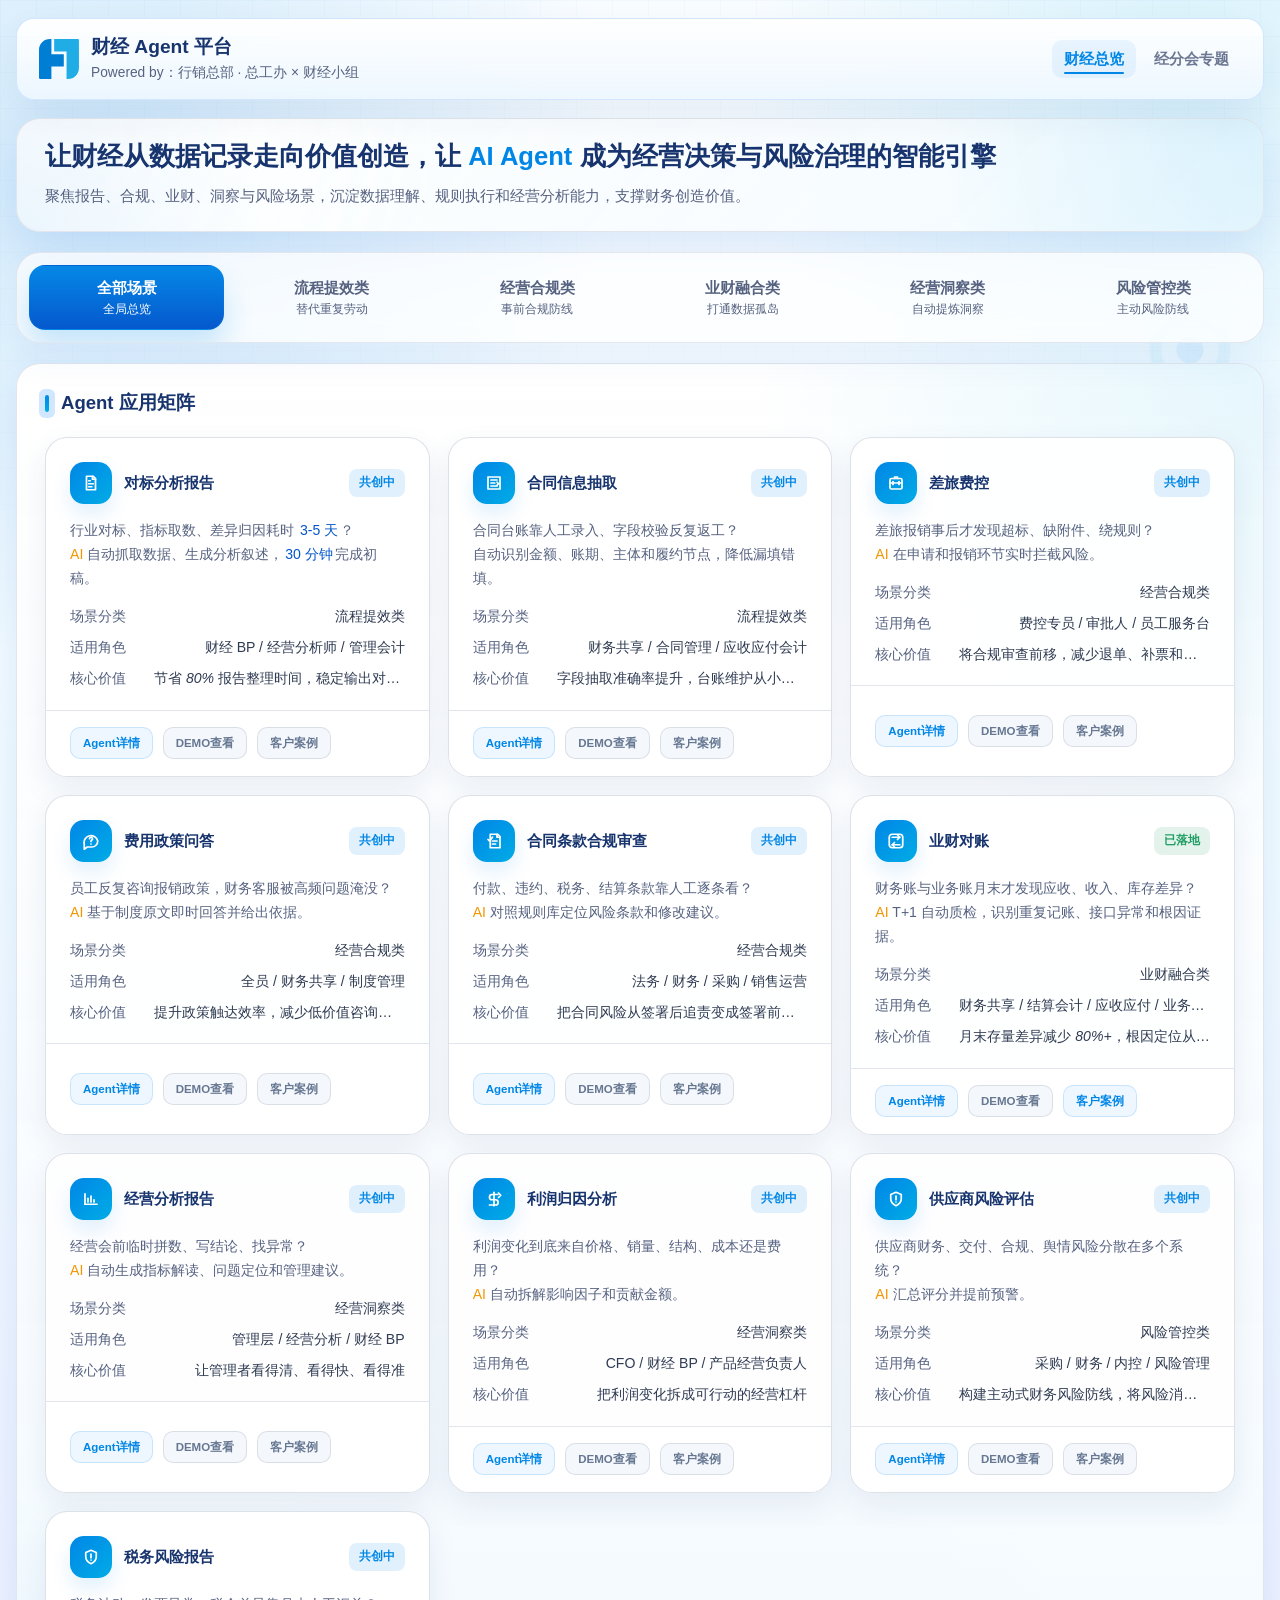
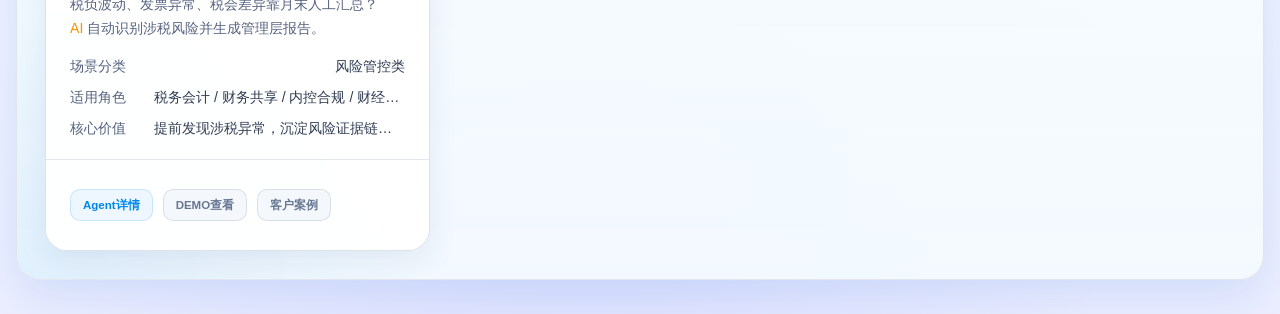
<file: FinanceAgentPlatform/index.html>
<!DOCTYPE html>
<html lang="zh-CN">
<head>
  <meta charset="UTF-8">
  <meta name="viewport" content="width=device-width, initial-scale=1.0">
  <title>财经 Agent 平台</title>
  <meta name="description" content="财经 Agent 平台场景门户，覆盖流程提效、经营合规、业财融合、经营洞察与风险管控。">
  <style>
    :root {
      --fr-blue-900: #17346e;
      --fr-blue-800: #0055cc;
      --fr-blue-700: #0086e6;
      --fr-blue-500: #3d93ff;
      --fr-cyan: #00ace6;
      --fr-mint: #35db9b;
      --fr-teal: #3fc4a9;
      --fr-indigo: #5c6cff;
      --fr-violet: #7a73fa;
      --fr-amber: #f7b65c;
      --fr-orange: #f39600;
      --fr-page: #edefff;
      --fr-page-soft: #f3fcff;
      --fr-surface: rgba(255, 255, 255, 0.82);
      --fr-surface-strong: rgba(255, 255, 255, 0.96);
      --fr-surface-blue: rgba(232, 244, 255, 0.78);
      --fr-line: rgba(184, 190, 204, 0.62);
      --fr-line-blue: rgba(0, 134, 230, 0.16);
      --fr-text: #0f0f0f;
      --fr-text-title: #17346e;
      --fr-text-body: #566280;
      --fr-text-subtle: #8f99b3;
      --fr-success: #1f9d62;
      --fr-shadow-sm: 0 10px 26px rgba(0, 85, 204, 0.08);
      --fr-shadow-md: 0 18px 48px rgba(0, 85, 204, 0.12);
      --fr-shadow-lg: 0 28px 72px rgba(0, 85, 204, 0.14);
      --radius-xl: 28px;
      --radius-lg: 22px;
      --radius-md: 16px;
      --radius-sm: 10px;
      --container: 1320px;
      --ease: 220ms cubic-bezier(.2, .8, .2, 1);
    }

    * {
      box-sizing: border-box;
    }

    html {
      scroll-behavior: smooth;
    }

    body {
      margin: 0;
      min-height: 100vh;
      color: var(--fr-text);
      font-family: "Microsoft YaHei", "PingFang SC", "SF Pro Display", Arial, sans-serif;
      background:
        radial-gradient(circle at 8% 8%, rgba(0, 134, 230, 0.16), transparent 24%),
        radial-gradient(circle at 92% 4%, rgba(0, 172, 230, 0.13), transparent 20%),
        radial-gradient(circle at 46% 92%, rgba(92, 108, 255, 0.1), transparent 28%),
        linear-gradient(180deg, #f8fcff 0%, var(--fr-page-soft) 44%, var(--fr-page) 100%);
      overflow-x: hidden;
    }

    body::before {
      content: "";
      position: fixed;
      inset: 0;
      z-index: -2;
      pointer-events: none;
      background-image:
        linear-gradient(rgba(0, 134, 230, 0.026) 1px, transparent 1px),
        linear-gradient(90deg, rgba(0, 134, 230, 0.026) 1px, transparent 1px);
      background-size: 36px 36px;
      mask-image: linear-gradient(180deg, rgba(0, 0, 0, 0.86), transparent 95%);
    }

    body::after {
      content: "";
      position: fixed;
      top: 110px;
      right: -150px;
      z-index: -1;
      width: 480px;
      height: 480px;
      border-radius: 34px;
      transform: rotate(45deg);
      pointer-events: none;
      opacity: 0.36;
      background:
        radial-gradient(circle, rgba(0, 134, 230, 0.2) 0 13px, transparent 14px 28px, rgba(0, 172, 230, 0.14) 29px 40px, transparent 41px),
        linear-gradient(180deg, rgba(255, 255, 255, 0.12), transparent);
    }

    a {
      color: inherit;
      text-decoration: none;
    }

    button {
      border: 0;
      color: inherit;
      font: inherit;
      background: none;
      cursor: pointer;
    }

    h1,
    h2,
    h3,
    p {
      margin: 0;
    }

    .shell {
      width: min(calc(100% - 32px), var(--container));
      margin: 0 auto;
      padding: 18px 0 34px;
    }

    .topbar {
      position: sticky;
      top: 14px;
      z-index: 20;
      display: flex;
      align-items: center;
      justify-content: space-between;
      gap: 18px;
      min-height: 68px;
      padding: 16px 22px;
      border: 1px solid rgba(204, 228, 255, 0.88);
      border-radius: 18px;
      background:
        linear-gradient(180deg, rgba(255, 255, 255, 0.96), rgba(232, 244, 255, 0.72)),
        rgba(255, 255, 255, 0.76);
      box-shadow: 0 16px 38px rgba(23, 52, 110, 0.06);
      backdrop-filter: blur(20px) saturate(135%);
    }

    .brand {
      display: flex;
      align-items: center;
      min-width: 0;
      gap: 12px;
    }

    .brand-mark {
      flex: 0 0 auto;
      display: flex;
      align-items: center;
      justify-content: center;
    }

    .brand-mark img {
      display: block;
      width: 40px;
      height: 40px;
      object-fit: contain;
    }

    .btn svg,
    .icon-btn svg {
      width: 18px;
      height: 18px;
      stroke: currentColor;
      stroke-width: 2.4;
      stroke-linecap: round;
      stroke-linejoin: round;
      fill: none;
    }

    .brand-copy {
      display: grid;
      gap: 4px;
      min-width: 0;
    }

    .brand-title {
      color: var(--fr-text-title);
      font-size: clamp(1.08rem, 1.5vw, 1.36rem);
      font-weight: 900;
      line-height: 1.24;
      white-space: nowrap;
      overflow: hidden;
      text-overflow: ellipsis;
    }

    .brand-subtitle {
      color: var(--fr-text-body);
      font-size: 0.86rem;
      line-height: 1.5;
    }

    .topbar-nav {
      display: flex;
      align-items: center;
      justify-content: flex-end;
      gap: 6px;
      flex: 0 0 auto;
      min-width: max-content;
    }

    .view-tab {
      position: relative;
      min-height: 38px;
      padding: 8px 12px;
      border-radius: 10px;
      color: rgba(86, 98, 128, 0.86);
      font-size: 0.94rem;
      font-weight: 800;
      white-space: nowrap;
      transition: color var(--ease), background var(--ease);
    }

    .view-tab:hover {
      color: var(--fr-blue-700);
      background: rgba(0, 134, 230, 0.07);
    }

    .view-tab::after {
      content: "";
      position: absolute;
      left: 12px;
      right: 12px;
      bottom: 4px;
      height: 2px;
      border-radius: 999px;
      background: var(--fr-blue-700);
      opacity: 0;
      transform: scaleX(0.45);
      transition: opacity var(--ease), transform var(--ease);
    }

    .view-tab:hover::after,
    .view-tab.is-active::after {
      opacity: 1;
      transform: scaleX(1);
    }

    .view-tab.is-active {
      color: var(--fr-blue-700);
      background: rgba(0, 134, 230, 0.07);
    }

    .hero {
      position: relative;
      overflow: hidden;
      margin-top: 18px;
      border: 1px solid rgba(218, 222, 230, 0.76);
      border-radius: 24px;
      background:
        radial-gradient(circle at 0 0, rgba(255, 255, 255, 0.95), transparent 34%),
        linear-gradient(135deg, rgba(255, 255, 255, 0.96), rgba(243, 250, 255, 0.9));
      box-shadow: var(--fr-shadow-md);
      padding: 22px 28px;
    }

    .hero::before,
    .section-card::before {
      content: "";
      position: absolute;
      inset: 0;
      pointer-events: none;
      background:
        radial-gradient(circle at 100% 0, rgba(0, 172, 230, 0.1), transparent 26%),
        radial-gradient(circle at 0 100%, rgba(0, 134, 230, 0.08), transparent 20%);
    }

    .hero-grid {
      position: relative;
      z-index: 1;
      display: grid;
      gap: 12px;
    }

    .eyebrow {
      display: inline-flex;
      align-items: center;
      gap: 10px;
      width: fit-content;
      min-height: 34px;
      padding: 0 14px;
      border: 1px solid rgba(0, 134, 230, 0.14);
      border-radius: 999px;
      color: var(--fr-blue-700);
      background: rgba(232, 244, 255, 0.88);
      font-size: 0.84rem;
      font-weight: 900;
    }

    .eyebrow::before {
      content: "";
      width: 8px;
      height: 8px;
      border-radius: 999px;
      background: linear-gradient(135deg, var(--fr-blue-700), var(--fr-cyan));
      box-shadow: 0 0 0 6px rgba(0, 134, 230, 0.1);
    }

    .hero-copy {
      display: grid;
      gap: 10px;
      align-content: center;
    }

    .hero h1 {
      color: var(--fr-text-title);
      font-size: clamp(1.08rem, 2vw, 1.7rem);
      line-height: 1.25;
      letter-spacing: 0;
      white-space: nowrap;
      overflow: hidden;
      text-overflow: ellipsis;
    }

    .hero h1 span {
      color: var(--fr-blue-700);
    }

    .hero-desc {
      max-width: 1040px;
      color: var(--fr-text-body);
      font-size: 0.96rem;
      line-height: 1.68;
      white-space: nowrap;
      overflow: hidden;
      text-overflow: ellipsis;
    }

    .btn {
      display: inline-flex;
      align-items: center;
      justify-content: center;
      gap: 8px;
      min-height: 42px;
      padding: 0 16px;
      border-radius: 999px;
      font-size: 0.92rem;
      font-weight: 900;
      transition: transform var(--ease), box-shadow var(--ease), border-color var(--ease), background var(--ease);
    }

    .btn:hover {
      transform: translateY(-1px);
    }

    .btn-primary {
      color: #fff;
      background: linear-gradient(135deg, var(--fr-blue-700), var(--fr-blue-800));
      box-shadow: 0 16px 28px rgba(0, 134, 230, 0.22);
    }

    .btn-primary:hover {
      box-shadow: 0 20px 34px rgba(0, 134, 230, 0.28);
    }

    .btn-secondary {
      color: var(--fr-blue-700);
      border: 1px solid rgba(0, 134, 230, 0.18);
      background: rgba(255, 255, 255, 0.84);
    }

    .btn-secondary:hover {
      border-color: rgba(0, 134, 230, 0.3);
      box-shadow: 0 12px 22px rgba(0, 134, 230, 0.08);
    }

    .hero-visual {
      position: relative;
      min-height: 360px;
      border: 1px solid rgba(0, 134, 230, 0.1);
      border-radius: 24px;
      background:
        linear-gradient(180deg, rgba(255, 255, 255, 0.9), rgba(232, 244, 255, 0.72)),
        rgba(255, 255, 255, 0.8);
      box-shadow: var(--fr-shadow-sm);
      overflow: hidden;
    }

    .hero-visual::before {
      content: "";
      position: absolute;
      inset: 22px;
      border: 1px dashed rgba(0, 134, 230, 0.18);
      border-radius: 20px;
    }

    .orbit {
      position: absolute;
      inset: 40px;
      border-radius: 50%;
      border: 1px solid rgba(0, 134, 230, 0.13);
      animation: spin 28s linear infinite;
    }

    .orbit:nth-child(2) {
      inset: 78px;
      border-color: rgba(92, 108, 255, 0.16);
      animation-duration: 22s;
      animation-direction: reverse;
    }

    .agent-node {
      position: absolute;
      display: grid;
      place-items: center;
      width: 68px;
      height: 68px;
      border-radius: 22px;
      color: #fff;
      background: linear-gradient(135deg, var(--node-a), var(--node-b));
      box-shadow: 0 20px 34px rgba(0, 85, 204, 0.16);
    }

    .agent-node svg {
      width: 28px;
      height: 28px;
      fill: none;
      stroke: currentColor;
      stroke-width: 2.2;
      stroke-linecap: round;
      stroke-linejoin: round;
    }

    .node-center {
      top: 50%;
      left: 50%;
      width: 96px;
      height: 96px;
      transform: translate(-50%, -50%);
      --node-a: var(--fr-blue-700);
      --node-b: var(--fr-blue-800);
    }

    .node-1 {
      top: 34px;
      left: 68px;
      --node-a: var(--fr-mint);
      --node-b: var(--fr-teal);
    }

    .node-2 {
      top: 66px;
      right: 54px;
      --node-a: var(--fr-violet);
      --node-b: var(--fr-indigo);
    }

    .node-3 {
      right: 86px;
      bottom: 46px;
      --node-a: var(--fr-amber);
      --node-b: var(--fr-orange);
    }

    .node-4 {
      left: 44px;
      bottom: 72px;
      --node-a: var(--fr-cyan);
      --node-b: var(--fr-blue-500);
    }

    .visual-pill {
      position: absolute;
      left: 28px;
      right: 28px;
      bottom: 24px;
      display: grid;
      grid-template-columns: repeat(3, minmax(0, 1fr));
      gap: 10px;
    }

    .visual-pill span {
      display: grid;
      gap: 4px;
      min-height: 64px;
      padding: 12px;
      border: 1px solid rgba(0, 134, 230, 0.1);
      border-radius: 16px;
      background: rgba(255, 255, 255, 0.78);
      color: var(--fr-text-body);
      font-size: 0.78rem;
      line-height: 1.35;
    }

    .visual-pill strong {
      color: var(--fr-text-title);
      font-size: 1.08rem;
      line-height: 1;
    }

    @keyframes spin {
      to {
        transform: rotate(360deg);
      }
    }

    .stats {
      display: grid;
      grid-template-columns: repeat(4, minmax(0, 1fr));
      gap: 14px;
      margin-top: 18px;
    }

    .stat-card {
      display: grid;
      gap: 8px;
      min-height: 104px;
      padding: 18px;
      border: 1px solid rgba(0, 134, 230, 0.1);
      border-radius: 18px;
      background: var(--fr-surface);
      box-shadow: var(--fr-shadow-sm);
    }

    .stat-card strong {
      color: var(--fr-text-title);
      font-size: clamp(1.42rem, 2.6vw, 2.1rem);
      line-height: 1;
    }

    .stat-card span {
      color: var(--fr-text-body);
      font-size: 0.9rem;
      line-height: 1.5;
    }

    .tabs-wrap {
      position: sticky;
      top: 96px;
      z-index: 18;
      margin-top: 20px;
      padding: 12px;
      border: 1px solid rgba(218, 222, 230, 0.72);
      border-radius: 24px;
      background: rgba(255, 255, 255, 0.72);
      box-shadow: 0 18px 36px rgba(0, 85, 204, 0.05);
      backdrop-filter: blur(14px);
      overflow-x: auto;
      overflow-y: hidden;
      scrollbar-width: thin;
      scrollbar-color: rgba(0, 134, 230, 0.28) transparent;
    }

    .tabs {
      display: flex;
      flex-wrap: nowrap;
      gap: 10px;
      min-width: max-content;
    }

    .tab-btn {
      display: grid;
      flex: 1 0 166px;
      gap: 3px;
      align-content: center;
      justify-items: center;
      min-height: 64px;
      padding: 12px 14px;
      border: 1px solid transparent;
      border-radius: 16px;
      color: var(--fr-text-body);
      white-space: nowrap;
      transition: transform var(--ease), box-shadow var(--ease), border-color var(--ease), background var(--ease), color var(--ease);
    }

    .tab-btn:hover {
      transform: translateY(-1px);
      border-color: rgba(0, 85, 204, 0.1);
      background: rgba(255, 255, 255, 0.76);
    }

    .tab-btn strong {
      color: inherit;
      font-size: 0.94rem;
      line-height: 1.35;
    }

    .tab-btn span {
      color: inherit;
      font-size: 0.76rem;
      line-height: 1.3;
    }

    .tab-btn.is-active {
      color: #fff;
      border-color: rgba(0, 134, 230, 0.28);
      background: linear-gradient(180deg, rgba(0, 134, 230, 0.98), rgba(0, 85, 204, 0.98));
      box-shadow: 0 18px 30px rgba(0, 134, 230, 0.2);
    }

    .section-card {
      position: relative;
      overflow: hidden;
      margin-top: 20px;
      padding: 28px;
      border: 1px solid rgba(218, 222, 230, 0.76);
      border-radius: 24px;
      background:
        linear-gradient(180deg, rgba(255, 255, 255, 0.98), rgba(243, 250, 255, 0.92));
      box-shadow: var(--fr-shadow-md);
    }

    .section-card.is-hidden {
      display: none;
    }

    .architecture-card {
      position: relative;
      overflow: hidden;
      margin-top: 20px;
      padding: 24px;
      border: 1px solid rgba(204, 228, 255, 0.82);
      border-radius: 24px;
      background:
        linear-gradient(180deg, rgba(255, 255, 255, 0.98), rgba(248, 251, 255, 0.94)),
        rgba(255, 255, 255, 0.92);
      box-shadow: 0 16px 36px rgba(23, 52, 110, 0.06);
    }

    .architecture-card.is-hidden {
      display: none;
    }

    .architecture-card::before {
      content: "";
      position: absolute;
      inset: 0;
      pointer-events: none;
      background:
        linear-gradient(90deg, rgba(0, 134, 230, 0.05), transparent 32%, rgba(0, 172, 230, 0.04)),
        radial-gradient(circle at 50% 0, rgba(0, 134, 230, 0.05), transparent 34%);
    }

    .architecture-grid {
      position: relative;
      z-index: 1;
      display: grid;
      grid-template-columns: minmax(0, 0.9fr) minmax(0, 1.12fr) minmax(0, 0.9fr);
      gap: 14px;
      align-items: stretch;
    }

    .arch-panel {
      position: relative;
      display: grid;
      align-content: start;
      gap: 14px;
      min-height: 280px;
      padding: 20px;
      border: 1px solid rgba(204, 228, 255, 0.86);
      border-radius: 18px;
      background: rgba(255, 255, 255, 0.86);
      box-shadow: 0 8px 22px rgba(23, 52, 110, 0.045);
    }

    .arch-panel.core {
      min-height: 320px;
    }

    .arch-panel.risk {
      --arch-color: #e96b66;
      border-color: rgba(233, 107, 102, 0.22);
      background:
        linear-gradient(180deg, rgba(255, 255, 255, 0.92), rgba(255, 247, 247, 0.86)),
        rgba(255, 255, 255, 0.86);
    }

    .arch-panel.morning {
      --arch-color: #2fb8c5;
      border-color: rgba(47, 184, 197, 0.22);
      background:
        linear-gradient(180deg, rgba(255, 255, 255, 0.92), rgba(241, 253, 255, 0.86)),
        rgba(255, 255, 255, 0.86);
    }

    .arch-panel.core {
      --arch-color: var(--fr-blue-700);
      border-color: rgba(0, 134, 230, 0.22);
      background:
        linear-gradient(180deg, rgba(255, 255, 255, 0.92), rgba(243, 250, 255, 0.88)),
        rgba(255, 255, 255, 0.86);
    }

    .arch-title {
      display: flex;
      align-items: center;
      gap: 10px;
      justify-content: space-between;
      color: var(--fr-text-title);
      font-size: 0.98rem;
      line-height: 1.3;
    }

    .arch-title-main {
      display: inline-flex;
      align-items: center;
      gap: 10px;
      min-width: 0;
    }

    .arch-title-text {
      overflow: hidden;
      text-overflow: ellipsis;
    }

    .arch-badge {
      flex: 0 0 auto;
      display: inline-flex;
      align-items: center;
      min-height: 24px;
      padding: 0 9px;
      border-radius: 999px;
      color: var(--arch-color, var(--fr-blue-700));
      background: color-mix(in srgb, var(--arch-color, var(--fr-blue-700)) 10%, white);
      font-size: 0.72rem;
      font-weight: 900;
      white-space: nowrap;
    }

    .arch-icon {
      display: grid;
      place-items: center;
      flex: 0 0 auto;
      width: 36px;
      height: 36px;
      border-radius: 12px;
      color: var(--arch-color, var(--fr-blue-700));
      background: color-mix(in srgb, var(--arch-color, var(--fr-blue-700)) 12%, white);
    }

    .arch-icon svg {
      width: 18px;
      height: 18px;
      fill: none;
      stroke: currentColor;
      stroke-width: 2.3;
      stroke-linecap: round;
      stroke-linejoin: round;
    }

    .arch-position {
      display: grid;
      gap: 6px;
      padding: 10px 12px;
      border: 1px solid rgba(204, 228, 255, 0.78);
      border-radius: 12px;
      color: var(--fr-text-title);
      background:
        linear-gradient(180deg, rgba(255, 255, 255, 0.82), rgba(248, 251, 255, 0.92)),
        color-mix(in srgb, var(--arch-color, var(--fr-blue-700)) 5%, white);
      font-size: 0.86rem;
      line-height: 1.5;
      font-weight: 900;
    }

    .arch-position span {
      display: none;
    }

    .arch-list {
      display: grid;
      gap: 9px;
      margin: 0;
      padding: 0;
      list-style: none;
    }

    .arch-list li {
      position: relative;
      padding-left: 16px;
      color: var(--fr-text-body);
      font-size: 0.82rem;
      line-height: 1.56;
    }

    .arch-list li::before {
      content: "";
      position: absolute;
      top: 0.76em;
      left: 0;
      width: 6px;
      height: 6px;
      border-radius: 999px;
      background: var(--arch-color, var(--fr-blue-700));
      transform: translateY(-50%);
    }

    .arch-stage {
      display: grid;
      gap: 9px;
      padding: 12px;
      border: 1px solid rgba(204, 228, 255, 0.78);
      border-radius: 12px;
      background: rgba(248, 251, 255, 0.74);
    }

    .arch-stage strong {
      color: var(--fr-text-title);
      font-size: 0.86rem;
      line-height: 1.35;
    }

    .arch-chips {
      display: flex;
      flex-wrap: wrap;
      gap: 7px;
    }

    .arch-chips span {
      min-height: 28px;
      padding: 5px 9px;
      border: 1px solid rgba(0, 134, 230, 0.1);
      border-radius: 8px;
      color: var(--fr-blue-700);
      background: rgba(232, 244, 255, 0.56);
      font-size: 0.74rem;
      font-weight: 900;
      line-height: 1.35;
    }

    .section-head {
      position: relative;
      z-index: 1;
      display: flex;
      align-items: flex-end;
      justify-content: space-between;
      gap: 18px;
      margin-bottom: 22px;
    }

    .meeting-phase-tabs {
      display: none;
      align-items: center;
      justify-content: flex-end;
      gap: 6px;
      flex-wrap: wrap;
    }

    .meeting-phase-tabs.is-visible {
      display: flex;
    }

    .phase-tab {
      display: inline-flex;
      align-items: center;
      justify-content: center;
      min-height: 36px;
      padding: 7px 12px;
      border: 1px solid transparent;
      border-radius: 12px;
      color: rgba(86, 98, 128, 0.86);
      font-size: 0.82rem;
      font-weight: 800;
      white-space: nowrap;
      transition: color var(--ease), background var(--ease), border-color var(--ease);
    }

    .phase-tab:hover {
      color: var(--fr-blue-700);
      background: rgba(232, 244, 255, 0.72);
    }

    .phase-tab.is-active {
      color: var(--fr-blue-700);
      border-color: rgba(128, 202, 255, 0.4);
      background: rgba(232, 244, 255, 0.92);
    }

    .section-title {
      position: relative;
      padding-left: 16px;
      color: var(--fr-text-title);
      font-size: clamp(1.12rem, 1.45vw, 1.42rem);
      line-height: 1.2;
    }

    .section-title::before {
      content: "";
      position: absolute;
      top: 0.16em;
      bottom: 0.16em;
      left: 0;
      width: 4px;
      border-radius: 999px;
      background: linear-gradient(180deg, var(--fr-blue-700), var(--fr-cyan));
      box-shadow: 0 0 0 6px rgba(204, 228, 255, 0.9);
    }

    .section-desc {
      max-width: 560px;
      color: var(--fr-text-body);
      font-size: 0.95rem;
      line-height: 1.72;
    }

    .agent-grid {
      position: relative;
      z-index: 1;
      display: grid;
      grid-template-columns: repeat(3, minmax(0, 1fr));
      gap: 18px;
    }

    .agent-grid.is-grouped {
      grid-template-columns: 1fr;
      gap: 20px;
    }

    .phase-block {
      display: grid;
      gap: 16px;
      padding: 18px;
      border: 1px solid rgba(0, 134, 230, 0.1);
      border-radius: 20px;
      background: rgba(255, 255, 255, 0.72);
      box-shadow: 0 10px 24px rgba(23, 52, 110, 0.06);
    }

    .phase-title {
      display: flex;
      align-items: center;
      gap: 10px;
      color: var(--fr-text-title);
      font-size: 1rem;
      line-height: 1.35;
    }

    .phase-title span {
      color: var(--fr-text-body);
      font-size: 0.78rem;
      font-weight: 700;
    }

    .phase-grid {
      display: grid;
      grid-template-columns: repeat(3, minmax(0, 1fr));
      gap: 16px;
    }

    .agent-card {
      position: relative;
      display: grid;
      grid-template-rows: auto 1fr auto;
      min-height: 340px;
      overflow: hidden;
      border: 1px solid rgba(218, 222, 230, 0.9);
      border-radius: 22px;
      background: rgba(255, 255, 255, 0.94);
      box-shadow: 0 12px 30px rgba(23, 52, 110, 0.08);
      transition: transform var(--ease), box-shadow var(--ease), border-color var(--ease);
    }

    .agent-card:hover {
      transform: translateY(-2px);
      border-color: rgba(0, 134, 230, 0.2);
      box-shadow: 0 18px 38px rgba(23, 52, 110, 0.11);
    }

    .agent-card.is-hidden {
      display: none;
    }

    .card-main {
      display: grid;
      gap: 14px;
      padding: 24px 24px 20px;
    }

    .card-head {
      display: flex;
      align-items: center;
      justify-content: space-between;
      gap: 14px;
    }

    .category-tag {
      display: inline-flex;
      align-items: center;
      min-height: 28px;
      padding: 0 9px;
      border: 1px solid rgba(0, 134, 230, 0.14);
      border-radius: 999px;
      color: var(--fr-blue-700);
      background: rgba(232, 244, 255, 0.88);
      font-size: 0.74rem;
      font-weight: 900;
      white-space: nowrap;
    }

    .status {
      display: inline-flex;
      align-items: center;
      justify-content: center;
      min-height: 28px;
      padding: 0 10px;
      border-radius: 8px;
      font-size: 0.74rem;
      font-weight: 900;
      white-space: nowrap;
    }

    .status.is-landed {
      color: var(--fr-success);
      background: rgba(31, 157, 98, 0.12);
    }

    .status.is-cocreation {
      color: var(--fr-blue-700);
      background: rgba(0, 134, 230, 0.12);
    }

    .agent-title {
      display: flex;
      align-items: center;
      min-width: 0;
      gap: 12px;
      color: var(--fr-text-title);
      font-size: clamp(0.96rem, 1.15vw, 1.08rem);
      line-height: 1.3;
    }

    .agent-title-text {
      overflow: hidden;
      text-overflow: ellipsis;
      white-space: nowrap;
    }

    .title-icon {
      display: grid;
      place-items: center;
      flex: 0 0 auto;
      width: 42px;
      height: 42px;
      border-radius: 14px;
      color: #fff;
      background: linear-gradient(135deg, var(--fr-blue-700), var(--fr-cyan));
      box-shadow: 0 10px 20px rgba(0, 134, 230, 0.12);
    }

    .title-icon svg {
      width: 18px;
      height: 18px;
      fill: none;
      stroke: currentColor;
      stroke-width: 2.3;
      stroke-linecap: round;
      stroke-linejoin: round;
    }

    .pain {
      color: var(--fr-text-body);
      font-size: 0.88rem;
      font-weight: 400;
      line-height: 1.72;
    }

    .pain mark {
      padding: 0 2px;
      color: var(--fr-blue-800);
      background: transparent;
    }

    .pain .ai {
      color: var(--fr-orange);
    }

    .agent-meta {
      display: grid;
      gap: 9px;
      margin-top: 2px;
    }

    .meta-row {
      display: grid;
      grid-template-columns: 72px minmax(0, 1fr);
      gap: 12px;
      align-items: baseline;
      color: var(--fr-text-body);
      font-size: 0.88rem;
      line-height: 1.55;
    }

    .meta-label {
      color: var(--fr-text-body);
    }

    .meta-value {
      color: #2f3b52;
      text-align: right;
      overflow: hidden;
      text-overflow: ellipsis;
      white-space: nowrap;
    }

    .card-actions {
      display: flex;
      flex-wrap: nowrap;
      align-items: center;
      justify-content: flex-start;
      gap: 10px;
      min-height: 48px;
      padding: 8px 24px;
      border-top: 1px solid rgba(218, 222, 230, 0.78);
      background: rgba(255, 255, 255, 0.76);
    }

    .action-tags {
      display: flex;
      gap: 10px;
      min-width: 0;
    }

    .link-action {
      display: inline-flex;
      align-items: center;
      justify-content: center;
      gap: 8px;
      min-height: 32px;
      padding: 0 12px;
      border: 1px solid rgba(0, 134, 230, 0.16);
      border-radius: 10px;
      color: var(--fr-blue-700);
      background: rgba(232, 244, 255, 0.72);
      font-size: 0.72rem;
      font-weight: 700;
      box-shadow: none;
      transition: color var(--ease), background var(--ease), transform var(--ease), box-shadow var(--ease), border-color var(--ease);
    }

    .link-action:hover {
      color: var(--fr-blue-800);
      background: rgba(232, 244, 255, 0.96);
      border-color: rgba(0, 134, 230, 0.28);
      box-shadow: 0 8px 18px rgba(0, 134, 230, 0.08);
      transform: translateY(-2px);
    }

    .link-action.demo {
      color: #667792;
      border-color: rgba(102, 119, 146, 0.18);
      background: rgba(244, 247, 251, 0.92);
    }

    .link-action.case {
      color: #667792;
      border-color: rgba(102, 119, 146, 0.18);
      background: rgba(244, 247, 251, 0.92);
    }

    .link-action.case.has-link {
      color: var(--fr-blue-700);
      border-color: rgba(0, 134, 230, 0.16);
      background: rgba(232, 244, 255, 0.72);
    }

    .modal {
      position: fixed;
      inset: 0;
      z-index: 100;
      display: none;
      align-items: center;
      justify-content: center;
      padding: 22px;
      background: rgba(10, 31, 62, 0.34);
      backdrop-filter: blur(12px);
    }

    .modal.is-open {
      display: flex;
    }

    .modal-panel {
      position: relative;
      width: min(920px, 100%);
      max-height: min(780px, calc(100vh - 44px));
      overflow: auto;
      border: 1px solid rgba(218, 222, 230, 0.76);
      border-radius: 28px;
      background:
        radial-gradient(circle at 0 0, rgba(255, 255, 255, 0.98), transparent 34%),
        linear-gradient(135deg, rgba(255, 255, 255, 0.98), rgba(243, 250, 255, 0.96));
      box-shadow: 0 30px 90px rgba(0, 31, 84, 0.26);
      animation: modal-in 180ms ease;
    }

    @keyframes modal-in {
      from {
        opacity: 0;
        transform: translateY(12px) scale(0.98);
      }

      to {
        opacity: 1;
        transform: translateY(0) scale(1);
      }
    }

    .modal-header {
      display: grid;
      grid-template-columns: minmax(0, 1fr) auto;
      gap: 16px;
      padding: 26px 28px 18px;
      border-bottom: 1px solid rgba(0, 134, 230, 0.1);
    }

    .modal-title-wrap {
      display: grid;
      gap: 12px;
    }

    .modal-title-row {
      display: flex;
      align-items: center;
      gap: 12px;
      flex-wrap: wrap;
    }

    .modal h2 {
      color: var(--fr-text-title);
      font-size: clamp(1.52rem, 2.6vw, 2.26rem);
      line-height: 1.2;
    }

    .modal-summary {
      max-width: 760px;
      color: var(--fr-text-body);
      font-size: 1rem;
      line-height: 1.75;
    }

    .icon-btn {
      display: grid;
      place-items: center;
      width: 40px;
      height: 40px;
      border: 1px solid rgba(0, 134, 230, 0.14);
      border-radius: 14px;
      color: var(--fr-text-title);
      background: rgba(255, 255, 255, 0.76);
      transition: color var(--ease), background var(--ease), transform var(--ease);
    }

    .icon-btn:hover {
      color: var(--fr-blue-700);
      background: rgba(232, 244, 255, 0.92);
      transform: translateY(-1px);
    }

    .modal-body {
      display: grid;
      gap: 18px;
      padding: 22px 28px 28px;
    }

    .detail-grid {
      display: grid;
      grid-template-columns: repeat(3, minmax(0, 1fr));
      gap: 14px;
    }

    .detail-card {
      min-height: 142px;
      padding: 18px;
      border: 1px solid rgba(0, 134, 230, 0.1);
      border-radius: 18px;
      background: rgba(255, 255, 255, 0.78);
    }

    .detail-card strong {
      display: block;
      color: var(--fr-text-title);
      font-size: 0.98rem;
      line-height: 1.45;
    }

    .detail-card p,
    .detail-card li {
      color: var(--fr-text-body);
      font-size: 0.92rem;
      line-height: 1.68;
    }

    .detail-card p {
      margin-top: 10px;
    }

    .detail-card ul {
      display: grid;
      gap: 8px;
      margin: 12px 0 0;
      padding: 0;
      list-style: none;
    }

    .detail-card li {
      position: relative;
      padding-left: 16px;
    }

    .detail-card li::before {
      content: "";
      position: absolute;
      top: 0.72em;
      left: 0;
      width: 7px;
      height: 7px;
      border-radius: 999px;
      background: linear-gradient(135deg, var(--fr-blue-700), var(--fr-cyan));
      transform: translateY(-50%);
    }

    .modal-actions {
      display: flex;
      align-items: center;
      justify-content: flex-end;
      gap: 12px;
      flex-wrap: wrap;
      padding-top: 2px;
    }

    @media (max-width: 1120px) {
      .architecture-grid {
        grid-template-columns: 1fr;
      }

      .arch-panel,
      .arch-panel.core {
        min-height: auto;
      }

      .agent-grid {
        grid-template-columns: repeat(2, minmax(0, 1fr));
      }

      .phase-grid {
        grid-template-columns: repeat(2, minmax(0, 1fr));
      }

      .tab-btn {
        flex-basis: 154px;
      }
    }

    @media (max-width: 840px) {
      .topbar,
      .section-head {
        display: grid;
      }

      .topbar-nav {
        justify-content: flex-start;
        flex-wrap: wrap;
        min-width: 0;
      }

      .tabs-wrap {
        position: static;
      }

      .agent-grid,
      .phase-grid,
      .detail-grid {
        grid-template-columns: 1fr;
      }
    }

    @media (max-width: 600px) {
      .shell {
        width: min(calc(100% - 18px), var(--container));
        padding-top: 10px;
      }

      .hero,
      .architecture-card,
      .section-card {
        padding: 20px;
      }

      .hero h1 {
        font-size: 0.76rem;
      }

      .hero-desc {
        font-size: 0.8rem;
      }

      .tab-btn {
        flex-basis: 146px;
        min-height: 58px;
        padding: 10px 12px;
      }

      .agent-card {
        min-height: auto;
      }

      .card-main {
        gap: 12px;
        padding: 18px 18px 16px;
      }

      .card-actions {
        min-height: 46px;
        padding: 8px 18px;
      }

      .category-tag,
      .status {
        min-height: 26px;
        font-size: 0.7rem;
      }

      .agent-title {
        font-size: 0.92rem;
      }

      .title-icon {
        width: 36px;
        height: 36px;
      }

      .pain {
        font-size: 0.82rem;
        line-height: 1.54;
      }

      .meta-row {
        grid-template-columns: 66px minmax(0, 1fr);
        font-size: 0.82rem;
        line-height: 1.45;
      }

      .link-action {
        min-height: 30px;
        font-size: 0.7rem;
        padding: 0 9px;
      }

      .modal {
        padding: 10px;
      }

      .modal-header,
      .modal-body {
        padding-left: 18px;
        padding-right: 18px;
      }
    }
  </style>
</head>
<body>
  <div class="shell">
    <header class="topbar">
      <a class="brand" href="#top" aria-label="财经 Agent 平台首页">
        <span class="brand-mark" aria-hidden="true">
          <img src="../assets/fanruan-mark.svg" alt="帆软 Logo">
        </span>
        <span class="brand-copy">
          <strong class="brand-title">财经 Agent 平台</strong>
          <span class="brand-subtitle">Powered by：行销总部 · 总工办 × 财经小组</span>
        </span>
      </a>
      <nav class="topbar-nav" aria-label="专题切换">
        <button class="view-tab is-active" type="button" data-topic="finance">财经总览</button>
        <button class="view-tab" type="button" data-topic="meeting">经分会专题</button>
      </nav>
    </header>

    <main id="top">
      <section class="hero">
        <div class="hero-grid">
          <div class="hero-copy">
            <h1 id="heroTitle">让财经从数据记录走向价值创造，让 <span>AI Agent</span> 成为经营决策与风险治理的智能引擎</h1>
            <p class="hero-desc" id="heroDesc">聚焦报告、合规、业财、洞察与风险场景，沉淀数据理解、规则执行和经营分析能力，支撑财务创造价值。</p>
          </div>
        </div>
      </section>

      <nav class="tabs-wrap" aria-label="Agent 分类">
        <div class="tabs">
          <button class="tab-btn is-active" type="button" data-filter="all"><strong>全部场景</strong><span>全局总览</span></button>
          <button class="tab-btn" type="button" data-filter="efficiency"><strong>流程提效类</strong><span>替代重复劳动</span></button>
          <button class="tab-btn" type="button" data-filter="compliance"><strong>经营合规类</strong><span>事前合规防线</span></button>
          <button class="tab-btn" type="button" data-filter="integration"><strong>业财融合类</strong><span>打通数据孤岛</span></button>
          <button class="tab-btn" type="button" data-filter="insight"><strong>经营洞察类</strong><span>自动提炼洞察</span></button>
          <button class="tab-btn" type="button" data-filter="risk"><strong>风险管控类</strong><span>主动风险防线</span></button>
        </div>
      </nav>

      <section class="architecture-card is-hidden" id="meetingArchitecture" aria-label="经分会一体两翼架构">
        <div class="section-head">
          <div>
            <h2 class="section-title">一体两翼架构</h2>
          </div>
        </div>
        <div class="architecture-grid">
          <article class="arch-panel morning">
            <h3 class="arch-title">
              <span class="arch-title-main">
                <span class="arch-icon" aria-hidden="true"><svg viewBox="0 0 24 24"><path d="M12 3v4"/><path d="M5 8h14"/><path d="M7 21h10"/><path d="M9 8l-2 13"/><path d="M15 8l2 13"/><path d="M8 13h8"/></svg></span>
                <span class="arch-title-text">左翼：1号位早参 Agent</span>
              </span>
              <span class="arch-badge">建立日频级高粘性</span>
            </h3>
            <ul class="arch-list">
              <li>每天定时提炼全公司最核心的经营战况</li>
              <li>推送早报到 1 号位的 IM 工具中</li>
              <li>建立 1 号位每天必看数据早报的习惯</li>
              <li>形成自上而下的系统推广效应</li>
            </ul>
          </article>
          <article class="arch-panel core" style="--arch-color: var(--fr-blue-700)">
            <h3 class="arch-title">
              <span class="arch-title-main">
                <span class="arch-icon" aria-hidden="true"><svg viewBox="0 0 24 24"><path d="M4 19V5"/><path d="M4 19h16"/><path d="m8 15 3-4 3 2 4-6"/></svg></span>
                <span class="arch-title-text">一体：智能经营分析会</span>
              </span>
              <span class="arch-badge">月度全面检视</span>
            </h3>
            <div class="arch-stage">
              <strong>会前准备</strong>
              <div class="arch-chips"><span>市场与竞品洞察 Moss</span><span>智能预测 Agent</span><span>定量分析 Agent</span><span>智能报告Dora</span><span>高管互动 Agent</span></div>
            </div>
            <div class="arch-stage">
              <strong>会中汇报</strong>
              <div class="arch-chips"><span>归因分析 Agent</span><span>会议助手 Agent</span><span>智能问答 Agent</span></div>
            </div>
            <div class="arch-stage">
              <strong>会后总结</strong>
              <div class="arch-chips"><span>智能督办 Agent</span></div>
            </div>
          </article>
          <article class="arch-panel risk">
            <h3 class="arch-title">
              <span class="arch-title-main">
                <span class="arch-icon" aria-hidden="true"><svg viewBox="0 0 24 24"><path d="M12 3 5 6v6c0 4 3 7 7 9 4-2 7-5 7-9V6l-7-3Z"/><path d="M12 8v5"/><path d="M12 16h.01"/></svg></span>
                <span class="arch-title-text">右翼：风险雷达 Agent</span>
              </span>
              <span class="arch-badge">防范突发经营异常</span>
            </h3>
            <ul class="arch-list">
              <li>核心防线一日巡查，一旦击穿秒级告警</li>
              <li>自动带出初筛归因分析，防忽悠防掩盖</li>
              <li>为日常经营提供精准的狙击靶点</li>
              <li>预警推送至责任人，导向行动改善</li>
            </ul>
          </article>
        </div>
      </section>

      <section class="section-card" id="agents">
        <div class="section-head">
          <div>
            <h2 class="section-title">Agent 应用矩阵</h2>
          </div>
          <div class="meeting-phase-tabs" id="meetingPhaseTabs" role="tablist" aria-label="数智会议阶段切换">
            <button class="phase-tab is-active" type="button" data-phase="prepare">会前准备</button>
            <button class="phase-tab" type="button" data-phase="during">会中汇报</button>
            <button class="phase-tab" type="button" data-phase="after">会后总结</button>
          </div>
        </div>
        <div class="agent-grid" id="agentGrid"></div>
      </section>

    </main>
  </div>

  <div class="modal" id="agentModal" role="dialog" aria-modal="true" aria-labelledby="modalTitle" aria-hidden="true">
    <div class="modal-panel">
      <div class="modal-header">
        <div class="modal-title-wrap">
          <div class="modal-title-row">
            <span class="category-tag" id="modalCategory"></span>
            <span class="status is-cocreation" id="modalStatus">共创中</span>
          </div>
          <h2 id="modalTitle"></h2>
          <p class="modal-summary" id="modalSummary"></p>
        </div>
        <button class="icon-btn" type="button" id="closeModal" aria-label="关闭详情弹窗">
          <svg viewBox="0 0 24 24" aria-hidden="true"><path d="M18 6 6 18"/><path d="m6 6 12 12"/></svg>
        </button>
      </div>
      <div class="modal-body">
        <div class="detail-grid" id="modalDetails"></div>
        <div class="modal-actions">
          <button class="btn btn-secondary" type="button" id="closeModalBottom">
            <svg viewBox="0 0 24 24" aria-hidden="true"><path d="m15 18-6-6 6-6"/></svg>
            返回列表
          </button>
          <span class="btn btn-primary" id="modalDemo" aria-disabled="true">
            <svg viewBox="0 0 24 24" aria-hidden="true"><path d="M10 8 16 12 10 16V8Z"/><circle cx="12" cy="12" r="10"/></svg>
            DEMO 演示
          </span>
        </div>
      </div>
    </div>
  </div>

  <script>
    const icons = {
      report: '<svg viewBox="0 0 24 24"><path d="M6 3h9l3 3v15H6z"/><path d="M14 3v4h4"/><path d="M9 13h6"/><path d="M9 17h4"/><path d="M9 9h2"/></svg>',
      extract: '<svg viewBox="0 0 24 24"><path d="M4 4h16v16H4z"/><path d="M8 8h8"/><path d="M8 12h5"/><path d="M8 16h8"/><path d="m16 11 2 2-2 2"/></svg>',
      travel: '<svg viewBox="0 0 24 24"><path d="M10 6V4h4v2"/><rect x="4" y="6" width="16" height="14" rx="2"/><path d="M4 12h16"/><path d="M8 10v4"/><path d="M16 10v4"/></svg>',
      qa: '<svg viewBox="0 0 24 24"><path d="M21 12a8 8 0 0 1-8 8H7l-4 3v-7a8 8 0 1 1 18-4Z"/><path d="M10 9a2 2 0 1 1 3 1.7c-.6.4-1 .8-1 1.8"/><path d="M12 16h.01"/></svg>',
      contract: '<svg viewBox="0 0 24 24"><path d="M7 3h10l3 3v15H7z"/><path d="M16 3v4h4"/><path d="M10 12h6"/><path d="M10 16h4"/><path d="m4 10 2 2 4-5"/></svg>',
      reconcile: '<svg viewBox="0 0 24 24"><path d="M7 7h10"/><path d="m14 4 3 3-3 3"/><path d="M17 17H7"/><path d="m10 20-3-3 3-3"/><rect x="3" y="3" width="18" height="18" rx="4"/></svg>',
      analysis: '<svg viewBox="0 0 24 24"><path d="M4 19V5"/><path d="M4 19h16"/><path d="M8 16v-5"/><path d="M12 16V8"/><path d="M16 16v-3"/></svg>',
      profit: '<svg viewBox="0 0 24 24"><path d="M12 3v18"/><path d="M17 6H9.5a3.5 3.5 0 0 0 0 7H14a3.5 3.5 0 0 1 0 7H6"/><path d="m18 10 3-3-3-3"/></svg>',
      risk: '<svg viewBox="0 0 24 24"><path d="M12 3 5 6v6c0 4 3 7 7 9 4-2 7-5 7-9V6l-7-3Z"/><path d="M12 8v5"/><path d="M12 16h.01"/></svg>',
      morning: '<svg viewBox="0 0 24 24"><path d="M12 3v3"/><path d="M5.6 5.6 7.8 7.8"/><path d="M3 12h3"/><path d="M18 12h3"/><path d="m16.2 7.8 2.2-2.2"/><path d="M7 16a5 5 0 0 1 10 0"/><path d="M5 20h14"/></svg>',
      predict: '<svg viewBox="0 0 24 24"><path d="M4 18V6"/><path d="M4 18h16"/><path d="m7 15 4-5 3 3 5-7"/><path d="M17 6h2v2"/></svg>',
      meeting: '<svg viewBox="0 0 24 24"><rect x="4" y="5" width="16" height="12" rx="2"/><path d="M8 21h8"/><path d="M12 17v4"/><path d="M8 10h8"/><path d="M8 13h5"/></svg>',
      ask: '<svg viewBox="0 0 24 24"><path d="M21 12a8 8 0 0 1-8 8H7l-4 3v-7a8 8 0 1 1 18-4Z"/><path d="M10 9a2 2 0 1 1 3 1.7c-.6.4-1 .8-1 1.8"/><path d="M12 16h.01"/></svg>',
      task: '<svg viewBox="0 0 24 24"><path d="M9 11l2 2 4-5"/><path d="M9 18l2 2 4-5"/><rect x="4" y="3" width="16" height="18" rx="3"/></svg>'
    };

    const financeAgents = [
      {
        id: "benchmark-report",
        categoryKey: "efficiency",
        category: "流程提效类",
        title: "对标分析报告",
        icon: "report",
        accent: ["#00ace6", "#3d93ff"],
        pain: '行业对标、指标取数、差异归因耗时 <mark>3-5 天</mark>？<br><span class="ai">AI</span> 自动抓取数据、生成分析叙述，<mark>30 分钟</mark>完成初稿。',
        problem: "报告撰写效率低，口径不一致，分析深度依赖个人经验",
        role: "财经 BP / 经营分析师 / 管理会计",
        value: "节省 <em>80%</em> 报告整理时间，稳定输出对标结论",
        summary: "面向月度经营复盘、行业对标和区域业绩比较，Agent 自动整合内外部指标，识别差距、归因变化，并生成可直接进入评审会的报告初稿。",
        details: {
          scene: ["行业与竞品指标对标", "区域、产品线、客户群表现差异分析", "月度经营复盘材料生成"],
          workflow: ["接入财务、销售、市场与公开数据", "自动识别异常变动和排名变化", "生成摘要、图表说明、原因假设与行动建议"],
          outputs: ["PPT/Word 分析报告初稿", "关键指标对标表", "管理层摘要与追问清单"]
        }
      },
      {
        id: "contract-extract",
        categoryKey: "efficiency",
        category: "流程提效类",
        title: "合同信息抽取",
        icon: "extract",
        accent: ["#35db9b", "#3fc4a9"],
        pain: '合同台账靠人工录入、字段校验反复返工？<br>自动识别金额、账期、主体和履约节点，降低漏填错填。',
        problem: "合同字段分散在正文、附件与补充协议中，人工录入慢且易错",
        role: "财务共享 / 合同管理 / 应收应付会计",
        value: "字段抽取准确率提升，台账维护从小时级压缩到分钟级",
        summary: "Agent 对合同正文、扫描件和附件进行结构化理解，自动抽取关键财经字段并完成格式校验，为收入确认、付款排期和履约跟踪提供可信数据底座。",
        details: {
          scene: ["合同台账初始化", "付款、收款、开票节点提取", "合同主数据补全与复核"],
          workflow: ["上传合同与补充协议", "OCR 与语义抽取识别关键条款", "字段置信度标注并触发人工复核"],
          outputs: ["结构化合同字段表", "异常字段提醒", "ERP/合同系统导入数据"]
        }
      },
      {
        id: "travel-control",
        categoryKey: "compliance",
        category: "经营合规类",
        title: "差旅费控",
        icon: "travel",
        accent: ["#5c6cff", "#7a73fa"],
        pain: '差旅报销事后才发现超标、缺附件、绕规则？<br><span class="ai">AI</span> 在申请和报销环节实时拦截风险。',
        problem: "差旅政策复杂，审批人难以及时判断预算、标准和票据合规",
        role: "费控专员 / 审批人 / 员工服务台",
        value: "将合规审查前移，减少退单、补票和沟通成本",
        summary: "Agent 将差旅制度、预算规则、城市等级和历史报销行为统一建模，在申请、预订、报销各节点进行自动校验，帮助企业从源头控制费用风险。",
        details: {
          scene: ["出差申请预算校验", "酒店、机票、补贴标准检查", "报销单据完整性审查"],
          workflow: ["读取差旅申请与发票附件", "匹配员工级别、城市等级和预算规则", "输出通过、预警或拦截建议"],
          outputs: ["合规判断结果", "差旅超标原因说明", "审批建议与补充材料清单"]
        }
      },
      {
        id: "policy-qa",
        categoryKey: "compliance",
        category: "经营合规类",
        title: "费用政策问答",
        icon: "qa",
        accent: ["#63d1d7", "#0086e6"],
        pain: '员工反复咨询报销政策，财务客服被高频问题淹没？<br><span class="ai">AI</span> 基于制度原文即时回答并给出依据。',
        problem: "费用制度分散且更新频繁，员工理解成本高，财务答疑重复",
        role: "全员 / 财务共享 / 制度管理",
        value: "提升政策触达效率，减少低价值咨询与错误提交",
        summary: "Agent 连接费用制度、FAQ、审批案例和最新通知，提供可追溯的政策问答，并在用户准备提交费用前提前提示材料和标准。",
        details: {
          scene: ["报销前政策咨询", "审批退回原因解释", "制度变更影响查询"],
          workflow: ["识别员工问题意图", "检索制度原文与案例", "生成答案并附上适用条件和引用依据"],
          outputs: ["政策问答结果", "报销材料检查清单", "制度盲区与高频问题统计"]
        }
      },
      {
        id: "contract-compliance",
        categoryKey: "compliance",
        category: "经营合规类",
        title: "合同条款合规审查",
        icon: "contract",
        accent: ["#f7b65c", "#f39600"],
        pain: '付款、违约、税务、结算条款靠人工逐条看？<br><span class="ai">AI</span> 对照规则库定位风险条款和修改建议。',
        problem: "合同条款专业度高，财税与风控规则难以被业务前置理解",
        role: "法务 / 财务 / 采购 / 销售运营",
        value: "把合同风险从签署后追责变成签署前拦截",
        summary: "Agent 基于财务、税务、采购、销售和法务规则库，对合同中的付款条件、发票要求、违约责任、验收结算等条款进行逐项审查。",
        details: {
          scene: ["采购与销售合同签署前审查", "非标条款风险识别", "合同修改意见生成"],
          workflow: ["解析合同条款和业务背景", "匹配内控规则与历史风险案例", "标注风险等级并生成替代表述"],
          outputs: ["条款风险清单", "合规审查意见", "可复制的修改建议"]
        }
      },
      {
        id: "reconciliation",
        categoryKey: "integration",
        category: "业财融合类",
        title: "业财对账",
        icon: "reconcile",
        accent: ["#3fc4a9", "#35db9b"],
        pain: '财务账与业务账月末才发现应收、收入、库存差异？<br><span class="ai">AI</span> T+1 自动质检，识别重复记账、接口异常和根因证据。',
        problem: "SAP财务账与前端业务账口径割裂，差异频发且依赖人工逐笔排查，月末关账窗口压力大",
        role: "财务共享 / 结算会计 / 应收应付 / 业务运营 / IT运维",
        value: "月末存量差异减少 <em>80%+</em>，根因定位从小时级缩短到分钟级",
        summary: "Agent 面向财务账与业务账一致性质检，连接SAP、订单、银行流水、结算单、库存和接口日志等多源数据，按照“采集、清洗、核对、分析、预警、处置”的闭环自动运行。系统通过规则引擎与AI根因分析结合，识别账账差异、重复记账、接口异常和未知异常模式，并把处理建议、证据链和知识引用沉淀到智能对账台账。",
        details: {
          scene: ["SAP财务账与业务账一致性质检", "结算单往来、收入回款与库存核对", "重复记账检测与接口异常监控", "月末关账前差异清零与风险预警"],
          workflow: ["T+1定时拉取多系统增量数据和接口日志", "预处理Agent完成字段映射、格式统一和规则校验", "多维核对Agents并行识别账账差异、重复记录和接口异常", "根因分析Agent结合历史案例、知识库和日志证据生成置信度、推理链路与处置建议", "人工确认采纳或否决建议，结果回写知识库并优化后续分析"],
          outputs: ["智能对账台账与当日任务进度看板", "异常明细、差异金额、置信度和AI分析结论", "根因证据链、知识库引用和调账/调单建议", "日/周/月质检报告与钉钉、邮件分级预警"]
        }
      },
      {
        id: "business-analysis",
        categoryKey: "insight",
        category: "经营洞察类",
        title: "经营分析报告",
        icon: "analysis",
        accent: ["#0086e6", "#0055cc"],
        pain: '经营会前临时拼数、写结论、找异常？<br><span class="ai">AI</span> 自动生成指标解读、问题定位和管理建议。',
        problem: "经营分析周期短、指标多，人工难以及时覆盖所有异常与原因",
        role: "管理层 / 经营分析 / 财经 BP",
        value: "让管理者看得清、看得快、看得准",
        summary: "Agent 围绕收入、毛利、费用、现金流和预算达成等指标自动分析趋势，解释偏差来源，并生成面向经营会议的结构化报告。",
        details: {
          scene: ["月度经营会报告", "预算执行复盘", "区域和产品线经营诊断"],
          workflow: ["拉取多维经营指标", "识别异常波动、贡献变化和预算偏差", "生成结论、证据链和追问建议"],
          outputs: ["经营分析报告", "指标异常榜单", "管理动作建议"]
        }
      },
      {
        id: "profit-attribution",
        categoryKey: "insight",
        category: "经营洞察类",
        title: "利润归因分析",
        icon: "profit",
        accent: ["#7a73fa", "#5c6cff"],
        pain: '利润变化到底来自价格、销量、结构、成本还是费用？<br><span class="ai">AI</span> 自动拆解影响因子和贡献金额。',
        problem: "利润波动原因交织，手工拆解口径复杂，难以快速形成共识",
        role: "CFO / 财经 BP / 产品经营负责人",
        value: "把利润变化拆成可行动的经营杠杆",
        summary: "Agent 基于经营维度和财务口径，按价格、销量、产品结构、成本、费用、汇率等因素拆解利润变化，帮助管理者找到真正影响利润的关键变量。",
        details: {
          scene: ["月度利润桥分析", "产品线毛利变化复盘", "预算偏差归因"],
          workflow: ["定义归因口径与影响因素", "自动计算各因素贡献额和贡献率", "生成利润桥图说明和经营建议"],
          outputs: ["利润归因矩阵", "贡献因素排序", "改善动作建议"]
        }
      },
      {
        id: "supplier-risk",
        categoryKey: "risk",
        category: "风险管控类",
        title: "供应商风险评估",
        icon: "risk",
        accent: ["#f39600", "#f7b65c"],
        pain: '供应商财务、交付、合规、舆情风险分散在多个系统？<br><span class="ai">AI</span> 汇总评分并提前预警。',
        problem: "供应商风险发现滞后，采购、财务、法务信息不能形成统一判断",
        role: "采购 / 财务 / 内控 / 风险管理",
        value: "构建主动式财务风险防线，将风险消灭在萌芽状态",
        summary: "Agent 综合供应商交易、付款、发票、履约、工商、诉讼和舆情信息，形成动态风险评分和预警建议，支持准入、续约和付款前检查。",
        details: {
          scene: ["供应商准入评估", "付款前风险复核", "存量供应商周期巡检"],
          workflow: ["汇聚内外部风险数据", "计算信用、履约、合规和财务风险评分", "对高风险供应商触发预警和处置建议"],
          outputs: ["供应商风险画像", "评分卡与风险等级", "预警清单和处置建议"]
        }
      },
      {
        id: "tax-risk-report",
        categoryKey: "risk",
        category: "风险管控类",
        title: "税务风险报告",
        icon: "risk",
        accent: ["#e96b66", "#f7b65c"],
        pain: '税负波动、发票异常、税会差异靠月末人工汇总？<br><span class="ai">AI</span> 自动识别涉税风险并生成管理层报告。',
        problem: "税务风险分散在发票、收入、成本、合同和申报数据中，人工排查滞后且难以形成可追溯证据链",
        role: "税务会计 / 财务共享 / 内控合规 / 财经管理层",
        value: "提前发现涉税异常，沉淀风险证据链与整改建议",
        summary: "Agent 面向企业税务风险日常巡检与月度复盘，自动汇总发票、收入确认、成本费用、合同条款、税负率和申报数据，识别进销项异常、税负偏离、税会差异、发票合规和政策适用风险，并生成面向管理层的税务风险报告。",
        details: {
          scene: ["月度税务风险复盘", "发票合规与进销项异常检查", "税负率波动与行业对标分析", "税会差异、收入成本匹配和申报前风险自查"],
          workflow: ["接入发票、凭证、合同、收入、成本费用和申报数据", "按税种、组织、业务线和客户供应商维度识别异常", "结合政策规则库和历史案例生成风险等级、证据链和原因解释", "输出整改建议并跟踪责任人、处理状态和复核结果"],
          outputs: ["税务风险报告", "风险事项清单与分级预警", "发票异常、税负偏离和税会差异明细", "整改建议、责任归属和复核闭环记录"]
        }
      }
    ];

    const meetingAgents = [
      {
        id: "meeting-morning-brief",
        categoryKey: "morning",
        category: "高管早参",
        title: "1号位早参 Agent",
        icon: "morning",
        accent: ["#0086e6", "#3d93ff"],
        pain: '经营战况每天靠多人汇总、层层转发？<br><span class="ai">AI</span> 定时生成高管早报，把核心变化送到 1 号位桌面。',
        problem: "高管看数依赖临时汇报，经营异常和关键机会触达不稳定",
        role: "CEO / CFO / 经营管理层 / 财经 BP",
        value: "建立日频经营触达机制，形成自上而下的数据经营习惯",
        summary: "面向 1 号位和核心管理层，Agent 每天定时提炼收入、回款、利润、费用、风险等经营战况，生成可直接推送到 IM 的晨间早参。",
        details: {
          scene: ["每日经营战况提醒", "核心指标异常推送", "管理层晨间例行看数"],
          workflow: ["定时拉取经营与财务核心指标", "识别同比、环比、预算达成和异常波动", "生成早报摘要并推送到指定 IM 群或个人"],
          outputs: ["晨间经营早报", "异常指标清单", "管理层追问建议"]
        }
      },
      {
        id: "meeting-cause-analysis",
        categoryKey: "meeting",
        category: "数智会议",
        title: "归因分析 Agent",
        phase: "during",
        icon: "analysis",
        accent: ["#0086e6", "#0055cc"],
        pain: '指标波动会前才开始追原因？<br><span class="ai">AI</span> 自动拆解根因，把问题定位提前到会议前。',
        problem: "会前归因依赖人工追数，原因链条不完整，会议容易停留在现象层",
        role: "经营分析 / 财经 BP / 业务负责人",
        value: "让经营会议从讨论现象转向讨论行动",
        summary: "Agent 围绕收入、利润、费用、回款等关键指标，自动拆解组织、产品、客户、区域等维度的贡献变化，输出可用于会前预读的根因线索。",
        details: {
          scene: ["经营会前问题定位", "预算偏差原因拆解", "区域或产品线异常追因"],
          workflow: ["识别异常指标", "按多维口径拆解贡献差异", "生成原因假设和证据链"],
          outputs: ["根因分析清单", "差异贡献矩阵", "会前追问材料"]
        }
      },
      {
        id: "meeting-forecast",
        categoryKey: "meeting",
        category: "数智会议",
        title: "智能预测 Agent",
        phase: "prepare",
        icon: "predict",
        accent: ["#3d93ff", "#00ace6"],
        pain: '经营缺口到月底才暴露？<br><span class="ai">AI</span> 基于趋势和节奏预测达成风险。',
        problem: "预算达成和目标缺口发现滞后，管理动作启动太晚",
        role: "经营管理 / 财经 BP / 销售运营",
        value: "提前识别经营缺口，给管理层留出调整时间",
        summary: "Agent 结合历史节奏、当前进度、管道数据和季节性因素，预测收入、回款、利润和费用目标达成情况，并提示缺口来源。",
        details: {
          scene: ["月度目标达成预测", "收入与回款滚动预测", "费用与利润缺口预警"],
          workflow: ["接入历史与当前经营数据", "建立趋势、节奏和场景假设", "输出预测结果和缺口解释"],
          outputs: ["滚动预测表", "目标缺口预警", "补救动作建议"]
        }
      },
      {
        id: "meeting-smart-report",
        categoryKey: "meeting",
        category: "数智会议",
        title: "智能报告Dora",
        phase: "prepare",
        icon: "report",
        accent: ["#35db9b", "#3fc4a9"],
        pain: '经营会材料反复拼数、改稿、补图？<br><span class="ai">AI</span> 自动生成会议报告初稿和摘要。',
        problem: "会议材料制作周期长，口径校对和结论撰写消耗大量人力",
        role: "经营分析 / 财经 BP / 总办",
        value: "缩短会前材料准备时间，稳定输出会议叙事",
        summary: "Agent 根据经营会议主题自动组织指标、图表、问题和建议，生成结构化经营分析报告，支撑会前预读和会中汇报。",
        details: {
          scene: ["月度经营会报告", "专题经营复盘", "高管预读材料生成"],
          workflow: ["汇总会议相关指标", "自动生成图表解读和核心结论", "输出报告初稿并标注数据来源"],
          outputs: ["经营会议报告", "管理层摘要", "图表说明与追问清单"]
        }
      },
      {
        id: "meeting-executive-interaction",
        categoryKey: "meeting",
        category: "数智会议",
        title: "高管互动 Agent",
        phase: "prepare",
        icon: "ask",
        accent: ["#7a73fa", "#5c6cff"],
        pain: '高管会前想追问指标、口径和风险点？<br><span class="ai">AI</span> 支持围绕经营报告进行交互式问答和追问准备。',
        problem: "会前材料信息密度高，高管临时追问需要快速定位数据依据、业务口径和风险解释",
        role: "CEO / CFO / 经营管理层 / 财经 BP",
        value: "让高管会前快速形成追问清单和决策关注点",
        summary: "Agent 面向经营会前的高管交互场景，围绕经营分析报告、预测结果、竞品洞察和定量测算提供自然语言问答，帮助管理层快速理解关键变化、定位风险点并形成会中追问。",
        details: {
          scene: ["高管会前报告问答", "指标口径与数据依据追溯", "重点风险和机会追问准备"],
          workflow: ["读取经营会预读材料和关键指标", "理解高管追问意图并检索相关证据", "生成解释、追问建议和会议关注点"],
          outputs: ["高管问答结果", "会前追问清单", "指标依据与风险提示"]
        }
      },
      {
        id: "meeting-market-competitive",
        categoryKey: "meeting",
        category: "数智会议",
        title: "市场与竞品洞察 Moss",
        phase: "prepare",
        icon: "analysis",
        accent: ["#63d1d7", "#0086e6"],
        pain: '内部经营数据缺少外部参照？<br><span class="ai">AI</span> 汇总市场与竞品信号，补齐会中决策视角。',
        problem: "经营会议容易只看内部结果，缺少市场、竞品和客户侧解释",
        role: "市场经营 / 战略 / 管理层 / 财经 BP",
        value: "把外部变化纳入经营判断，提升决策完整度",
        summary: "Agent 汇聚市场趋势、竞品动态、客户变化和公开信息，为经营会议提供外部环境解释和机会风险提示。",
        details: {
          scene: ["市场环境解读", "竞品动作复盘", "客户与行业机会识别"],
          workflow: ["抓取外部市场与竞品信息", "匹配内部经营波动", "生成洞察摘要和影响判断"],
          outputs: ["市场竞品摘要", "外部影响判断", "机会与风险提示"]
        }
      },
      {
        id: "meeting-quant-analysis",
        categoryKey: "meeting",
        category: "数智会议",
        title: "定量分析 Agent",
        phase: "prepare",
        icon: "profit",
        accent: ["#5c6cff", "#7a73fa"],
        pain: '会中临时追问需要马上算数？<br><span class="ai">AI</span> 快速完成口径计算、分组对比和影响测算。',
        problem: "会中问题需要即时量化，但人工取数和计算跟不上讨论节奏",
        role: "经营分析 / 财经 BP / 会议主持人",
        value: "提升会中决策的数字响应速度",
        summary: "Agent 面向经营会中的临时量化问题，快速完成口径选择、维度切片、贡献测算和敏感性分析，让讨论有数可依。",
        details: {
          scene: ["会中即时测算", "方案影响评估", "经营指标分组对比"],
          workflow: ["理解会议问题和计算口径", "自动取数并执行分析模型", "返回结论、表格和解释"],
          outputs: ["即时测算结果", "对比分析表", "影响因素说明"]
        }
      },
      {
        id: "meeting-assistant",
        categoryKey: "meeting",
        category: "数智会议",
        title: "会议助手 Agent",
        phase: "during",
        icon: "meeting",
        accent: ["#00ace6", "#3d93ff"],
        pain: '会议纪要、议题推进和结论沉淀靠人工补记？<br><span class="ai">AI</span> 自动整理会议过程和关键决策。',
        problem: "经营会议过程信息分散，结论和责任事项容易丢失",
        role: "总办 / 会议秘书 / 经营管理",
        value: "让会议过程可沉淀、可追踪、可复盘",
        summary: "Agent 辅助经营会议记录议题、问题、结论、责任人和时间节点，自动形成结构化会议纪要和后续任务。",
        details: {
          scene: ["经营会纪要生成", "会议议题管理", "决策事项沉淀"],
          workflow: ["识别会议主题和发言内容", "抽取结论、分歧和待办", "生成纪要并同步任务系统"],
          outputs: ["会议纪要", "决策清单", "待办任务列表"]
        }
      },
      {
        id: "meeting-smart-qa",
        categoryKey: "meeting",
        category: "数智会议",
        title: "智能问答 Agent",
        phase: "during",
        icon: "ask",
        accent: ["#35db9b", "#00ace6"],
        pain: '会议现场追问数据口径和历史原因？<br><span class="ai">AI</span> 即时回答经营数据问题并给出依据。',
        problem: "数据口径、历史结论和业务背景分散，现场问答效率低",
        role: "管理层 / 财经 BP / 经营分析",
        value: "提升会议现场的信息获取效率和答案可信度",
        summary: "Agent 连接经营指标、历史报告、会议纪要和制度口径，支持自然语言提问，返回带依据的答案和可追溯来源。",
        details: {
          scene: ["会中数据问答", "指标口径查询", "历史结论追溯"],
          workflow: ["理解问题意图", "检索数据、报告和纪要", "生成答案并附带依据"],
          outputs: ["问答结果", "引用依据", "相关追问建议"]
        }
      },
      {
        id: "meeting-supervision",
        categoryKey: "meeting",
        category: "数智会议",
        title: "智能督办 Agent",
        phase: "after",
        icon: "task",
        accent: ["#7a73fa", "#5c6cff"],
        pain: '会后任务没人跟、进度难追、闭环靠催？<br><span class="ai">AI</span> 自动拆解行动项并持续督办。',
        problem: "会议决策难以转化为闭环行动，责任和进度追踪成本高",
        role: "总办 / 经营管理 / 责任部门负责人",
        value: "把会议结论转为可追踪、可验收的经营动作",
        summary: "Agent 从会议纪要和决策事项中抽取行动项，自动分配责任人、设置节点、跟踪进度，并对延期或风险任务发出提醒。",
        details: {
          scene: ["会后行动项管理", "跨部门任务督办", "经营改善闭环追踪"],
          workflow: ["抽取会议任务和责任人", "设置截止时间和验收标准", "持续跟踪进度并提醒风险"],
          outputs: ["督办任务清单", "进度看板", "闭环复盘报告"]
        }
      },
      {
        id: "meeting-risk-radar",
        categoryKey: "radar",
        category: "风险雷达",
        title: "风险雷达 Agent",
        icon: "risk",
        accent: ["#e75248", "#f7b65c"],
        pain: '经营异常等到汇报时才被发现？<br><span class="ai">AI</span> 每日巡查核心防线，击穿阈值即时吹哨。',
        problem: "经营风险信号分散且发现滞后，责任人接收和行动链路不清晰",
        role: "管理层 / 内控 / 经营管理 / 财经 BP",
        value: "构建日频风险雷达，把突发经营异常前置暴露",
        summary: "Agent 围绕收入、回款、毛利、费用、库存、项目等核心防线进行日频巡查，识别突发异常并给出初筛归因和责任推送。",
        details: {
          scene: ["经营异常日巡检", "核心阈值击穿告警", "责任人风险推送"],
          workflow: ["配置核心防线和阈值", "每日扫描异常波动", "生成告警、初筛归因和改善建议"],
          outputs: ["风险告警卡片", "初筛归因分析", "责任人处置建议"]
        }
      }
    ];

    const categoryValue = {
      efficiency: '用 AI 替代人工重复劳动，让财经团队从"搬运工"变成"分析师"',
      compliance: '让合规审查从"事后检查"变成"事前拦截"，构建全流程合规防线',
      integration: '打通业务与财务的数据孤岛，让财务数据真正反映经营实况',
      insight: '从海量财经数据中自动提炼洞察，让管理者"看得清、看得快、看得准"',
      risk: '构建主动式财务风险防线，将风险消灭在萌芽状态'
    };

    const meetingCategoryValue = {
      morning: "建立日频级高粘性的经营早参，让关键经营变化每天抵达 1 号位",
      meeting: "以数智会议为经营中枢，贯通会前准备、会中决策与会后执行",
      radar: "构建主动式经营风险雷达，将突发异常从事后复盘前移到实时吹哨"
    };

    const topics = {
      finance: {
        title: '让财经从数据记录走向价值创造，让 <span>AI Agent</span> 成为经营决策与风险治理的智能引擎',
        desc: "聚焦报告、合规、业财、洞察与风险场景，沉淀数据理解、规则执行和经营分析能力，支撑财务创造价值。",
        agents: financeAgents,
        valueMap: categoryValue,
        filters: [
          { key: "all", title: "全部场景", desc: "全局总览" },
          { key: "efficiency", title: "流程提效类", desc: "替代重复劳动" },
          { key: "compliance", title: "经营合规类", desc: "事前合规防线" },
          { key: "integration", title: "业财融合类", desc: "打通数据孤岛" },
          { key: "insight", title: "经营洞察类", desc: "自动提炼洞察" },
          { key: "risk", title: "风险管控类", desc: "主动风险防线" }
        ]
      },
      meeting: {
        title: '为1号位配置全天候<span>AI</span>数据管家，建立“日感知、秒排雷、月复盘”的全方位立体防线。',
        desc: "围绕高管早参、数智会议与风险雷达，形成会前有准备、会中有洞察、会后有督办的经营闭环。",
        agents: meetingAgents,
        valueMap: meetingCategoryValue,
        filters: [
          { key: "all", title: "总览", desc: "一体两翼" },
          { key: "morning", title: "高管早参", desc: "晨间数字唤醒" },
          { key: "meeting", title: "数智会议", desc: "经营决策中枢" },
          { key: "radar", title: "风险雷达", desc: "数字吹哨人" }
        ]
      }
    };

    const heroTitle = document.querySelector("#heroTitle");
    const heroDesc = document.querySelector("#heroDesc");
    const topicButtons = document.querySelectorAll(".view-tab");
    const tabs = document.querySelector(".tabs");
    const meetingArchitecture = document.querySelector("#meetingArchitecture");
    const agentSection = document.querySelector("#agents");
    const meetingPhaseTabs = document.querySelector("#meetingPhaseTabs");
    const grid = document.querySelector("#agentGrid");
    const modal = document.querySelector("#agentModal");
    const modalCategory = document.querySelector("#modalCategory");
    const modalStatus = document.querySelector("#modalStatus");
    const modalTitle = document.querySelector("#modalTitle");
    const modalSummary = document.querySelector("#modalSummary");
    const modalDetails = document.querySelector("#modalDetails");
    const closeButtons = [document.querySelector("#closeModal"), document.querySelector("#closeModalBottom")];
    let currentTopic = "finance";
    let currentFilter = "all";
    let currentMeetingPhase = "prepare";

    function getCurrentConfig() {
      return topics[currentTopic];
    }

    function getCurrentAgents() {
      return getCurrentConfig().agents;
    }

    function getCaseLink(agent) {
      return currentTopic === "finance" && agent.id === "reconciliation"
        ? "https://fanruan-x.feishu.cn/wiki/J4GhwaywliZEj1kv58wcx46Unfh"
        : currentTopic === "meeting" && agent.id === "meeting-executive-interaction"
          ? "https://fanruan-x.feishu.cn/wiki/XONNwMFFDiLh0Okvp4ScMCpFnnc"
          : "";
    }

    function getAgentStatus(agent) {
      return getCaseLink(agent)
        ? { label: "已落地", className: "is-landed" }
        : { label: "共创中", className: "is-cocreation" };
    }

    function statusMarkup(agent) {
      const status = getAgentStatus(agent);
      return `<span class="status ${status.className}">${status.label}</span>`;
    }

    function actionMarkup(agent) {
      const caseLink = getCaseLink(agent);

      return `
        <div class="card-actions">
          <div class="action-tags">
            <button class="link-action" type="button" data-detail="${agent.id}">Agent详情</button>
            <span class="link-action demo" aria-disabled="true">DEMO查看</span>
            ${caseLink
              ? `<a class="link-action case has-link" href="${caseLink}" target="_blank" rel="noopener">客户案例</a>`
              : '<span class="link-action case" aria-disabled="true">客户案例</span>'}
          </div>
        </div>
      `;
    }

    function cardMarkup(agent) {
      return `
        <article class="agent-card" data-category="${agent.categoryKey}" style="--accent-a:${agent.accent[0]};--accent-b:${agent.accent[1]}">
          <div class="card-main">
            <div class="card-head">
              <h3 class="agent-title">
                <span class="title-icon" aria-hidden="true">${icons[agent.icon]}</span>
                <span class="agent-title-text">${agent.title}</span>
              </h3>
              ${statusMarkup(agent)}
            </div>
            <p class="pain">${agent.pain}</p>
            <div class="agent-meta">
              <div class="meta-row"><span class="meta-label">场景分类</span><span class="meta-value">${agent.category}</span></div>
              <div class="meta-row"><span class="meta-label">适用角色</span><span class="meta-value">${agent.role}</span></div>
              <div class="meta-row"><span class="meta-label">核心价值</span><span class="meta-value">${agent.value}</span></div>
            </div>
          </div>
          ${actionMarkup(agent)}
        </article>
      `;
    }

    function phaseBlock(title, desc, agents) {
      return `
        <section class="phase-block">
          <h3 class="phase-title">${title}<span>${desc}</span></h3>
          <div class="phase-grid">${agents.map(cardMarkup).join("")}</div>
        </section>
      `;
    }

    const meetingPhases = {
      prepare: { title: "会前准备", desc: "洞察、预测、测算、报告先行" },
      during: { title: "会中汇报", desc: "归因、问答、会议助手支撑决策" },
      after: { title: "会后总结", desc: "任务督办与改善闭环" }
    };

    const meetingPhaseOrder = {
      "meeting-market-competitive": 1,
      "meeting-forecast": 2,
      "meeting-quant-analysis": 3,
      "meeting-smart-report": 4,
      "meeting-executive-interaction": 5,
      "meeting-cause-analysis": 6,
      "meeting-assistant": 7,
      "meeting-smart-qa": 8,
      "meeting-supervision": 9
    };

    function renderCards() {
      grid.classList.toggle("is-grouped", currentTopic === "meeting" && currentFilter === "meeting");
      if (currentTopic === "meeting" && currentFilter === "meeting") {
        const meetingCards = getCurrentAgents().filter((agent) => agent.categoryKey === "meeting");
        const phase = meetingPhases[currentMeetingPhase];
        const phaseCards = meetingCards
          .filter((agent) => agent.phase === currentMeetingPhase)
          .sort((a, b) => meetingPhaseOrder[a.id] - meetingPhaseOrder[b.id]);
        grid.innerHTML = phaseBlock(phase.title, phase.desc, phaseCards);
        return;
      }
      grid.innerHTML = getCurrentAgents().map(cardMarkup).join("");
    }

    function renderFilters() {
      tabs.innerHTML = getCurrentConfig().filters.map((filter, index) => `
        <button class="tab-btn${index === 0 ? " is-active" : ""}" type="button" data-filter="${filter.key}">
          <strong>${filter.title}</strong><span>${filter.desc}</span>
        </button>
      `).join("");
    }

    function setTopic(topic) {
      currentTopic = topic;
      currentFilter = "all";
      const config = getCurrentConfig();
      heroTitle.innerHTML = config.title;
      heroDesc.textContent = config.desc;
      topicButtons.forEach((btn) => {
        btn.classList.toggle("is-active", btn.dataset.topic === topic);
      });
      renderFilters();
      renderCards();
      setFilter("all");
    }

    function setFilter(filter) {
      currentFilter = filter;
      if (currentTopic === "meeting" && filter === "meeting") {
        currentMeetingPhase = "prepare";
      }
      renderCards();
      document.querySelectorAll(".tab-btn").forEach((btn) => {
        btn.classList.toggle("is-active", btn.dataset.filter === filter);
      });
      document.querySelectorAll(".agent-card").forEach((card) => {
        card.classList.toggle("is-hidden", filter !== "all" && card.dataset.category !== filter);
      });
      meetingArchitecture.classList.toggle("is-hidden", currentTopic !== "meeting" || filter !== "all");
      agentSection.classList.toggle("is-hidden", currentTopic === "meeting" && filter === "all");
      meetingPhaseTabs.classList.toggle("is-visible", currentTopic === "meeting" && filter === "meeting");
      document.querySelectorAll(".phase-tab").forEach((btn) => {
        btn.classList.toggle("is-active", btn.dataset.phase === currentMeetingPhase);
      });
    }

    function detailCard(title, items) {
      return `
        <div class="detail-card">
          <strong>${title}</strong>
          <ul>${items.map((item) => `<li>${item}</li>`).join("")}</ul>
        </div>
      `;
    }

    function openModal(agentId) {
      const agent = getCurrentAgents().find((item) => item.id === agentId);
      if (!agent) return;
      const status = getAgentStatus(agent);
      modalCategory.textContent = agent.category;
      modalStatus.textContent = status.label;
      modalStatus.className = `status ${status.className}`;
      modalTitle.textContent = agent.title;
      modalSummary.textContent = agent.summary;
      modalDetails.innerHTML = `
        <div class="detail-card">
          <strong>分类价值主张</strong>
          <p>${getCurrentConfig().valueMap[agent.categoryKey]}</p>
        </div>
        ${detailCard("典型业务场景", agent.details.scene)}
        ${detailCard("Agent 工作流", agent.details.workflow)}
        ${detailCard("关键输出物", agent.details.outputs)}
        <div class="detail-card">
          <strong>适用团队</strong>
          <p>${agent.role}</p>
        </div>
        <div class="detail-card">
          <strong>预期收益</strong>
          <p>${agent.value.replace(/<[^>]*>/g, "")}</p>
        </div>
      `;
      modal.classList.add("is-open");
      modal.setAttribute("aria-hidden", "false");
      document.body.style.overflow = "hidden";
      document.querySelector("#closeModal").focus();
    }

    function closeModal() {
      modal.classList.remove("is-open");
      modal.setAttribute("aria-hidden", "true");
      document.body.style.overflow = "";
    }

    setTopic("finance");

    topicButtons.forEach((btn) => {
      btn.addEventListener("click", () => setTopic(btn.dataset.topic));
    });

    tabs.addEventListener("click", (event) => {
      const filterButton = event.target.closest(".tab-btn");
      if (filterButton) {
        setFilter(filterButton.dataset.filter);
      }
    });

    meetingPhaseTabs.addEventListener("click", (event) => {
      const phaseButton = event.target.closest(".phase-tab");
      if (phaseButton) {
        currentMeetingPhase = phaseButton.dataset.phase;
        renderCards();
        document.querySelectorAll(".phase-tab").forEach((btn) => {
          btn.classList.toggle("is-active", btn.dataset.phase === currentMeetingPhase);
        });
      }
    });

    grid.addEventListener("click", (event) => {
      const detailButton = event.target.closest("[data-detail]");
      if (detailButton) {
        openModal(detailButton.dataset.detail);
      }
    });

    closeButtons.forEach((button) => button.addEventListener("click", closeModal));

    modal.addEventListener("click", (event) => {
      if (event.target === modal) closeModal();
    });

    window.addEventListener("keydown", (event) => {
      if (event.key === "Escape" && modal.classList.contains("is-open")) {
        closeModal();
      }
    });
  </script>
</body>
</html>
</file>
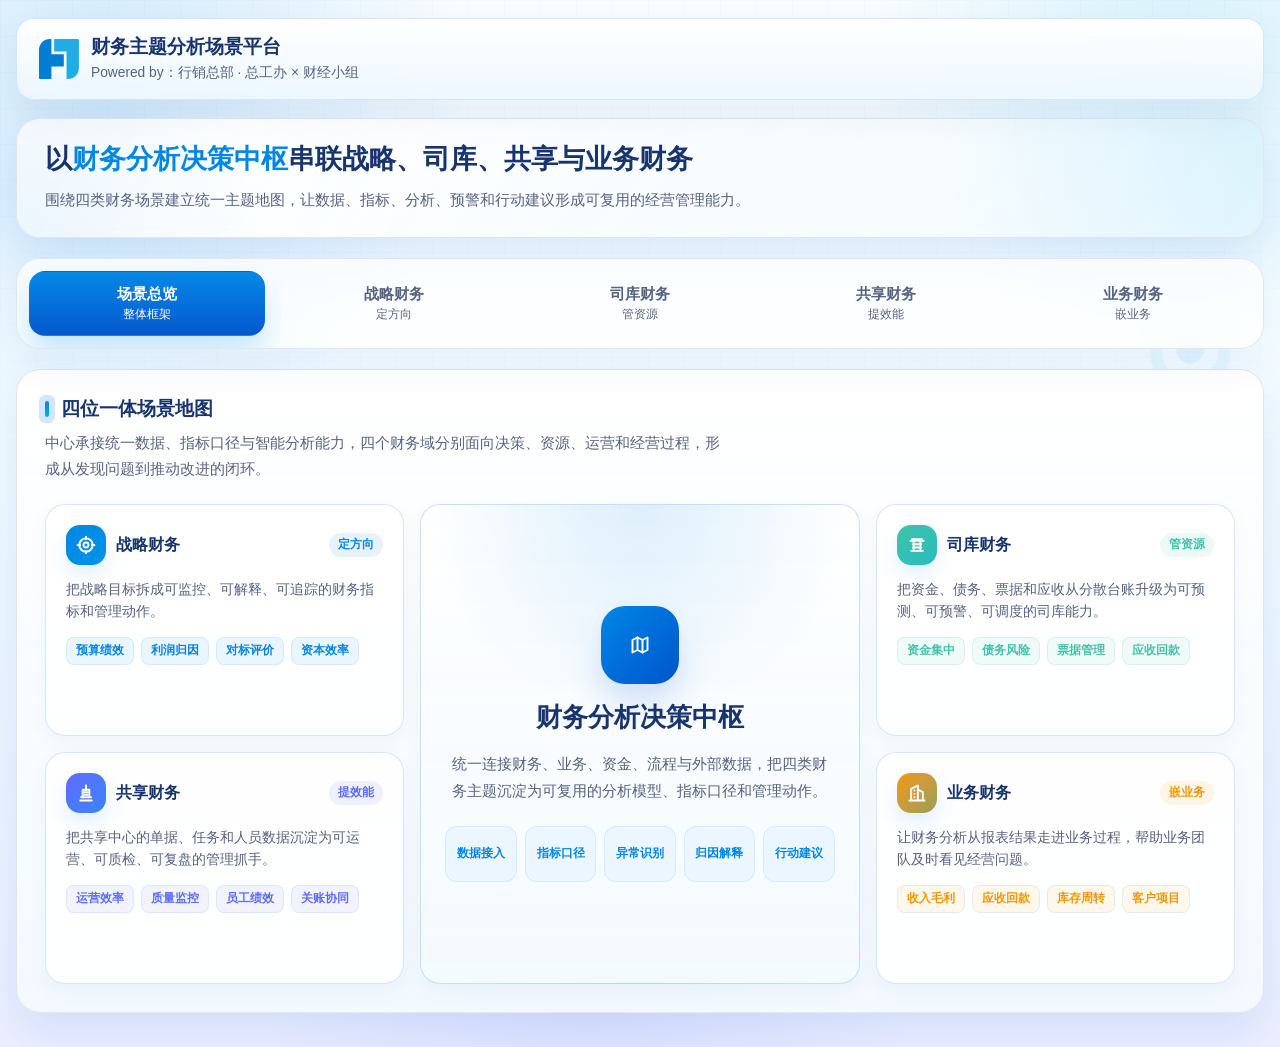
<file: FinanceAnalysisPlatform/index.html>
<!DOCTYPE html>
<html lang="zh-CN">
<head>
  <meta charset="UTF-8">
  <meta name="viewport" content="width=device-width, initial-scale=1.0">
  <title>财务主题分析场景平台</title>
  <meta name="description" content="财务主题分析场景平台，覆盖战略财务、司库财务、共享财务和业务财务四大分析域。">
  <style>
    :root {
      --fr-blue-900: #17346e;
      --fr-blue-800: #0055cc;
      --fr-blue-700: #0086e6;
      --fr-blue-500: #3d93ff;
      --fr-cyan: #00ace6;
      --fr-mint: #35db9b;
      --fr-teal: #3fc4a9;
      --fr-indigo: #5c6cff;
      --fr-violet: #7a73fa;
      --fr-amber: #f7b65c;
      --fr-orange: #f39600;
      --fr-page: #edefff;
      --fr-page-soft: #f3fcff;
      --fr-surface: rgba(255, 255, 255, 0.82);
      --fr-surface-strong: rgba(255, 255, 255, 0.96);
      --fr-line: rgba(184, 190, 204, 0.62);
      --fr-text: #0f0f0f;
      --fr-text-title: #17346e;
      --fr-text-body: #566280;
      --fr-success: #1f9d62;
      --fr-shadow-sm: 0 10px 26px rgba(0, 85, 204, 0.08);
      --fr-shadow-md: 0 18px 48px rgba(0, 85, 204, 0.12);
      --fr-shadow-lg: 0 28px 72px rgba(0, 85, 204, 0.14);
      --radius-lg: 22px;
      --radius-md: 16px;
      --container: 1320px;
      --ease: 220ms cubic-bezier(.2, .8, .2, 1);
    }

    * {
      box-sizing: border-box;
    }

    html {
      scroll-behavior: smooth;
    }

    body {
      margin: 0;
      min-height: 100vh;
      color: var(--fr-text);
      font-family: "Microsoft YaHei", "PingFang SC", "SF Pro Display", Arial, sans-serif;
      background:
        radial-gradient(circle at 8% 8%, rgba(0, 134, 230, 0.16), transparent 24%),
        radial-gradient(circle at 92% 4%, rgba(0, 172, 230, 0.13), transparent 20%),
        radial-gradient(circle at 46% 92%, rgba(92, 108, 255, 0.1), transparent 28%),
        linear-gradient(180deg, #f8fcff 0%, var(--fr-page-soft) 44%, var(--fr-page) 100%);
      overflow-x: hidden;
    }

    body::before {
      content: "";
      position: fixed;
      inset: 0;
      z-index: -2;
      pointer-events: none;
      background-image:
        linear-gradient(rgba(0, 134, 230, 0.026) 1px, transparent 1px),
        linear-gradient(90deg, rgba(0, 134, 230, 0.026) 1px, transparent 1px);
      background-size: 36px 36px;
      mask-image: linear-gradient(180deg, rgba(0, 0, 0, 0.86), transparent 95%);
    }

    body::after {
      content: "";
      position: fixed;
      top: 110px;
      right: -150px;
      z-index: -1;
      width: 480px;
      height: 480px;
      border-radius: 34px;
      transform: rotate(45deg);
      pointer-events: none;
      opacity: 0.36;
      background:
        radial-gradient(circle, rgba(0, 134, 230, 0.2) 0 13px, transparent 14px 28px, rgba(0, 172, 230, 0.14) 29px 40px, transparent 41px),
        linear-gradient(180deg, rgba(255, 255, 255, 0.12), transparent);
    }

    button {
      border: 0;
      color: inherit;
      font: inherit;
      background: none;
      cursor: pointer;
    }

    h1,
    h2,
    h3,
    p {
      margin: 0;
    }

    .shell {
      width: min(calc(100% - 32px), var(--container));
      margin: 0 auto;
      padding: 18px 0 34px;
    }

    .topbar {
      position: sticky;
      top: 14px;
      z-index: 20;
      display: flex;
      align-items: center;
      justify-content: flex-start;
      gap: 18px;
      min-height: 68px;
      padding: 16px 22px;
      border: 1px solid rgba(204, 228, 255, 0.88);
      border-radius: 18px;
      background:
        linear-gradient(180deg, rgba(255, 255, 255, 0.96), rgba(232, 244, 255, 0.72)),
        rgba(255, 255, 255, 0.76);
      box-shadow: 0 16px 38px rgba(23, 52, 110, 0.06);
      backdrop-filter: blur(20px) saturate(135%);
    }

    .brand {
      display: flex;
      align-items: center;
      min-width: 0;
      gap: 12px;
      color: inherit;
      text-decoration: none;
    }

    .brand-mark {
      flex: 0 0 auto;
      display: flex;
      align-items: center;
      justify-content: center;
    }

    .brand-mark img {
      display: block;
      width: 40px;
      height: 40px;
      object-fit: contain;
    }

    .brand-copy {
      display: grid;
      gap: 4px;
      min-width: 0;
    }

    .brand-title {
      color: var(--fr-text-title);
      font-size: clamp(1.08rem, 1.5vw, 1.36rem);
      font-weight: 900;
      line-height: 1.24;
      white-space: nowrap;
      overflow: hidden;
      text-overflow: ellipsis;
    }

    .brand-subtitle {
      color: var(--fr-text-body);
      font-size: 0.86rem;
      line-height: 1.5;
    }

    .tabs-wrap {
      position: sticky;
      top: 96px;
      z-index: 18;
      margin-top: 20px;
      padding: 12px;
      border: 1px solid rgba(218, 222, 230, 0.72);
      border-radius: 24px;
      background: rgba(255, 255, 255, 0.72);
      box-shadow: 0 18px 36px rgba(0, 85, 204, 0.05);
      backdrop-filter: blur(14px);
      overflow-x: auto;
      overflow-y: hidden;
      scrollbar-width: thin;
      scrollbar-color: rgba(0, 134, 230, 0.28) transparent;
    }

    .tabs {
      display: flex;
      flex-wrap: nowrap;
      gap: 10px;
      min-width: max-content;
    }

    .tab-btn {
      display: grid;
      flex: 1 0 166px;
      gap: 3px;
      align-content: center;
      justify-items: center;
      min-height: 64px;
      padding: 12px 14px;
      border: 1px solid transparent;
      border-radius: 16px;
      color: var(--fr-text-body);
      white-space: nowrap;
      transition: transform var(--ease), box-shadow var(--ease), border-color var(--ease), background var(--ease), color var(--ease);
    }

    .tab-btn:hover {
      transform: translateY(-1px);
      border-color: rgba(0, 85, 204, 0.1);
      background: rgba(255, 255, 255, 0.76);
    }

    .tab-btn strong {
      color: inherit;
      font-size: 0.94rem;
      line-height: 1.35;
    }

    .tab-btn span {
      color: inherit;
      font-size: 0.76rem;
      line-height: 1.3;
    }

    .tab-btn.is-active {
      color: #fff;
      border-color: rgba(0, 134, 230, 0.28);
      background: linear-gradient(180deg, rgba(0, 134, 230, 0.98), rgba(0, 85, 204, 0.98));
      box-shadow: 0 18px 30px rgba(0, 134, 230, 0.2);
    }

    .hero {
      position: relative;
      overflow: hidden;
      margin-top: 18px;
      padding: 24px 28px;
      border: 1px solid rgba(218, 222, 230, 0.76);
      border-radius: 24px;
      background:
        radial-gradient(circle at 0 0, rgba(255, 255, 255, 0.95), transparent 34%),
        linear-gradient(135deg, rgba(255, 255, 255, 0.96), rgba(243, 250, 255, 0.9));
      box-shadow: var(--fr-shadow-md);
    }

    .hero::before,
    .section-card::before {
      content: "";
      position: absolute;
      inset: 0;
      pointer-events: none;
      background:
        radial-gradient(circle at 100% 0, rgba(0, 172, 230, 0.1), transparent 26%),
        radial-gradient(circle at 0 100%, rgba(0, 134, 230, 0.08), transparent 20%);
    }

    .hero-grid {
      position: relative;
      z-index: 1;
      display: grid;
      gap: 10px;
    }

    .eyebrow {
      display: inline-flex;
      align-items: center;
      gap: 10px;
      width: fit-content;
      min-height: 34px;
      padding: 0 14px;
      border: 1px solid rgba(0, 134, 230, 0.14);
      border-radius: 999px;
      color: var(--fr-blue-700);
      background: rgba(232, 244, 255, 0.88);
      font-size: 0.84rem;
      font-weight: 900;
    }

    .eyebrow::before {
      content: "";
      width: 8px;
      height: 8px;
      border-radius: 999px;
      background: linear-gradient(135deg, var(--fr-blue-700), var(--fr-cyan));
      box-shadow: 0 0 0 6px rgba(0, 134, 230, 0.1);
    }

    .hero h1 {
      color: var(--fr-text-title);
      font-size: clamp(1.18rem, 2.1vw, 1.86rem);
      line-height: 1.25;
      letter-spacing: 0;
    }

    .hero h1 span {
      color: var(--fr-blue-700);
    }

    .hero-desc {
      max-width: 1080px;
      color: var(--fr-text-body);
      font-size: 0.96rem;
      line-height: 1.68;
    }

    .architecture-card,
    .section-card {
      position: relative;
      overflow: hidden;
      margin-top: 20px;
      padding: 28px;
      border: 1px solid rgba(218, 222, 230, 0.76);
      border-radius: 24px;
      background:
        linear-gradient(180deg, rgba(255, 255, 255, 0.98), rgba(243, 250, 255, 0.92));
      box-shadow: var(--fr-shadow-md);
    }

    .section-card.is-hidden,
    .architecture-card.is-hidden {
      display: none;
    }

    .section-head {
      position: relative;
      z-index: 1;
      display: flex;
      align-items: flex-end;
      justify-content: space-between;
      gap: 18px;
      margin-bottom: 22px;
    }

    .section-title {
      position: relative;
      padding-left: 16px;
      color: var(--fr-text-title);
      font-size: clamp(1.12rem, 1.45vw, 1.42rem);
      line-height: 1.2;
    }

    .section-title::before {
      content: "";
      position: absolute;
      top: 0.16em;
      bottom: 0.16em;
      left: 0;
      width: 4px;
      border-radius: 999px;
      background: linear-gradient(180deg, var(--fr-blue-700), var(--fr-cyan));
      box-shadow: 0 0 0 6px rgba(204, 228, 255, 0.9);
    }

    .section-desc {
      margin-top: 10px;
      max-width: 680px;
      color: var(--fr-text-body);
      font-size: 0.94rem;
      line-height: 1.72;
    }

    .map-layout {
      position: relative;
      z-index: 1;
      display: grid;
      grid-template-columns: minmax(260px, 0.9fr) minmax(320px, 1.1fr) minmax(260px, 0.9fr);
      grid-template-areas:
        "strategy core treasury"
        "shared core business";
      gap: 16px;
      align-items: stretch;
    }

    .map-core,
    .domain-panel {
      border: 1px solid rgba(204, 228, 255, 0.86);
      border-radius: 20px;
      background: rgba(255, 255, 255, 0.88);
      box-shadow: 0 8px 22px rgba(23, 52, 110, 0.045);
    }

    .map-core {
      grid-area: core;
      display: grid;
      align-content: center;
      gap: 18px;
      min-height: 480px;
      padding: 24px;
      text-align: center;
      border-color: rgba(0, 134, 230, 0.22);
      background:
        radial-gradient(circle at 50% 0, rgba(0, 134, 230, 0.13), transparent 40%),
        linear-gradient(180deg, rgba(255, 255, 255, 0.95), rgba(243, 250, 255, 0.9));
    }

    .core-icon {
      display: grid;
      place-items: center;
      width: 78px;
      height: 78px;
      margin: 0 auto;
      border-radius: 24px;
      color: #fff;
      background: linear-gradient(135deg, var(--fr-blue-700), var(--fr-blue-800));
      box-shadow: 0 20px 34px rgba(0, 85, 204, 0.16);
    }

    .core-icon svg,
    .title-icon svg,
    .domain-icon svg,
    .icon-btn svg,
    .btn svg {
      width: 20px;
      height: 20px;
      fill: none;
      stroke: currentColor;
      stroke-width: 2.3;
      stroke-linecap: round;
      stroke-linejoin: round;
    }

    .map-core h2 {
      color: var(--fr-text-title);
      font-size: clamp(1.36rem, 2vw, 1.92rem);
      line-height: 1.22;
    }

    .map-core p {
      color: var(--fr-text-body);
      font-size: 0.96rem;
      line-height: 1.7;
    }

    .flow-steps {
      display: grid;
      grid-template-columns: repeat(5, minmax(0, 1fr));
      gap: 8px;
      margin-top: 4px;
    }

    .flow-steps span {
      display: grid;
      place-items: center;
      min-height: 56px;
      padding: 8px;
      border: 1px solid rgba(0, 134, 230, 0.1);
      border-radius: 12px;
      color: var(--fr-blue-700);
      background: rgba(232, 244, 255, 0.68);
      font-size: 0.72rem;
      font-weight: 900;
      line-height: 1.35;
    }

    .domain-panel {
      display: grid;
      align-content: start;
      gap: 14px;
      min-height: 232px;
      padding: 20px;
      --domain-color: var(--fr-blue-700);
    }

    .domain-panel[data-domain="strategy"] {
      grid-area: strategy;
      --domain-color: var(--fr-blue-700);
    }

    .domain-panel[data-domain="treasury"] {
      grid-area: treasury;
      --domain-color: var(--fr-teal);
    }

    .domain-panel[data-domain="shared"] {
      grid-area: shared;
      --domain-color: var(--fr-indigo);
    }

    .domain-panel[data-domain="business"] {
      grid-area: business;
      --domain-color: var(--fr-orange);
    }

    .domain-title {
      display: flex;
      align-items: center;
      justify-content: space-between;
      gap: 10px;
      color: var(--fr-text-title);
      font-size: 1rem;
      line-height: 1.3;
    }

    .domain-title-main {
      display: inline-flex;
      align-items: center;
      min-width: 0;
      gap: 10px;
    }

    .domain-icon,
    .title-icon {
      display: grid;
      place-items: center;
      flex: 0 0 auto;
      width: 40px;
      height: 40px;
      border-radius: 14px;
      color: #fff;
      background: linear-gradient(135deg, var(--domain-color), color-mix(in srgb, var(--domain-color) 62%, var(--fr-cyan)));
      box-shadow: 0 10px 20px rgba(0, 134, 230, 0.12);
    }

    .domain-badge {
      display: inline-flex;
      align-items: center;
      min-height: 24px;
      padding: 0 9px;
      border-radius: 999px;
      color: var(--domain-color);
      background: color-mix(in srgb, var(--domain-color) 10%, white);
      font-size: 0.72rem;
      font-weight: 900;
      white-space: nowrap;
    }

    .domain-desc {
      color: var(--fr-text-body);
      font-size: 0.86rem;
      line-height: 1.6;
    }

    .domain-chips {
      display: flex;
      flex-wrap: wrap;
      gap: 7px;
    }

    .domain-chips span {
      min-height: 28px;
      padding: 5px 9px;
      border: 1px solid rgba(0, 134, 230, 0.1);
      border-radius: 8px;
      color: var(--domain-color);
      background: color-mix(in srgb, var(--domain-color) 8%, white);
      font-size: 0.74rem;
      font-weight: 900;
      line-height: 1.35;
    }

    .agent-grid {
      position: relative;
      z-index: 1;
      display: grid;
      grid-template-columns: repeat(3, minmax(0, 1fr));
      gap: 18px;
    }

    .agent-card {
      position: relative;
      display: grid;
      grid-template-rows: minmax(0, 274px) 60px;
      min-height: 336px;
      overflow: hidden;
      border: 1px solid rgba(218, 222, 230, 0.9);
      border-radius: 22px;
      background: rgba(255, 255, 255, 0.94);
      box-shadow: 0 12px 30px rgba(23, 52, 110, 0.08);
      transition: transform var(--ease), box-shadow var(--ease), border-color var(--ease);
    }

    .agent-card:hover {
      transform: translateY(-2px);
      border-color: rgba(0, 134, 230, 0.2);
      box-shadow: 0 18px 38px rgba(23, 52, 110, 0.11);
    }

    .card-main {
      display: grid;
      gap: 14px;
      align-content: start;
      padding: 24px 24px 14px;
    }

    .card-head {
      display: flex;
      align-items: center;
      justify-content: space-between;
      gap: 14px;
    }

    .agent-title {
      display: flex;
      align-items: center;
      min-width: 0;
      gap: 12px;
      color: var(--fr-text-title);
      font-size: clamp(0.96rem, 1.15vw, 1.08rem);
      line-height: 1.3;
    }

    .agent-title-text {
      overflow: hidden;
      text-overflow: ellipsis;
      white-space: nowrap;
    }

    .category-tag,
    .status {
      display: inline-flex;
      align-items: center;
      justify-content: center;
      min-height: 28px;
      padding: 0 10px;
      border-radius: 999px;
      font-size: 0.74rem;
      font-weight: 900;
      white-space: nowrap;
    }

    .category-tag {
      color: var(--fr-blue-700);
      border: 1px solid rgba(0, 134, 230, 0.14);
      background: rgba(232, 244, 255, 0.88);
    }

    .status {
      color: var(--fr-blue-700);
      background: rgba(0, 134, 230, 0.12);
      border-radius: 8px;
    }

    .pain {
      color: var(--fr-text-body);
      font-size: 0.88rem;
      font-weight: 400;
      line-height: 1.72;
    }

    .pain mark {
      padding: 0 2px;
      color: var(--fr-blue-800);
      background: transparent;
    }

    .pain .ai {
      color: var(--fr-orange);
    }

    .agent-meta {
      display: grid;
      gap: 9px;
      margin-top: 2px;
    }

    .meta-row {
      display: grid;
      grid-template-columns: 72px minmax(0, 1fr);
      gap: 12px;
      align-items: baseline;
      color: var(--fr-text-body);
      font-size: 0.88rem;
      line-height: 1.55;
    }

    .meta-value {
      color: #2f3b52;
      text-align: right;
      overflow: hidden;
      text-overflow: ellipsis;
      white-space: nowrap;
    }

    .card-actions {
      display: flex;
      flex-wrap: nowrap;
      align-items: center;
      justify-content: flex-start;
      gap: 10px;
      min-height: 60px;
      padding: 12px 24px;
      border-top: 1px solid rgba(218, 222, 230, 0.78);
      background: rgba(255, 255, 255, 0.76);
    }

    .action-tags {
      display: flex;
      flex-wrap: wrap;
      gap: 10px;
      max-width: 100%;
      min-width: 0;
    }

    .link-action {
      display: inline-flex;
      align-items: center;
      justify-content: center;
      gap: 8px;
      min-height: 34px;
      padding: 0 12px;
      border: 1px solid rgba(0, 134, 230, 0.16);
      border-radius: 10px;
      color: var(--fr-blue-700);
      background: rgba(232, 244, 255, 0.72);
      font-size: 0.72rem;
      font-weight: 700;
      line-height: 1.45;
      white-space: nowrap;
      box-shadow: none;
      transition: color var(--ease), background var(--ease), transform var(--ease), box-shadow var(--ease), border-color var(--ease);
    }

    .link-action:hover {
      color: var(--fr-blue-800);
      background: rgba(232, 244, 255, 0.96);
      border-color: rgba(0, 134, 230, 0.28);
      box-shadow: 0 8px 18px rgba(0, 134, 230, 0.08);
      transform: translateY(-2px);
    }

    .link-action.demo,
    .link-action.case {
      color: #667792;
      border-color: rgba(102, 119, 146, 0.18);
      background: rgba(244, 247, 251, 0.92);
      cursor: default;
    }

    .link-action.demo:hover,
    .link-action.case:hover {
      color: #667792;
      border-color: rgba(102, 119, 146, 0.18);
      background: rgba(244, 247, 251, 0.92);
      box-shadow: none;
      transform: none;
    }

    .btn {
      display: inline-flex;
      align-items: center;
      justify-content: center;
      gap: 8px;
      min-height: 42px;
      padding: 0 16px;
      border-radius: 999px;
      font-size: 0.92rem;
      font-weight: 900;
      transition: transform var(--ease), box-shadow var(--ease), border-color var(--ease), background var(--ease);
    }

    .btn-secondary {
      color: var(--fr-blue-700);
      border: 1px solid rgba(0, 134, 230, 0.18);
      background: rgba(255, 255, 255, 0.84);
    }

    .modal {
      position: fixed;
      inset: 0;
      z-index: 100;
      display: none;
      align-items: center;
      justify-content: center;
      padding: 22px;
      background: rgba(10, 31, 62, 0.34);
      backdrop-filter: blur(12px);
    }

    .modal.is-open {
      display: flex;
    }

    .modal-panel {
      position: relative;
      width: min(920px, 100%);
      max-height: min(780px, calc(100vh - 44px));
      overflow: auto;
      border: 1px solid rgba(218, 222, 230, 0.76);
      border-radius: 28px;
      background:
        radial-gradient(circle at 0 0, rgba(255, 255, 255, 0.98), transparent 34%),
        linear-gradient(135deg, rgba(255, 255, 255, 0.98), rgba(243, 250, 255, 0.96));
      box-shadow: 0 30px 90px rgba(0, 31, 84, 0.26);
      animation: modal-in 180ms ease;
    }

    @keyframes modal-in {
      from {
        opacity: 0;
        transform: translateY(12px) scale(0.98);
      }

      to {
        opacity: 1;
        transform: translateY(0) scale(1);
      }
    }

    .modal-header {
      display: grid;
      grid-template-columns: minmax(0, 1fr) auto;
      gap: 16px;
      padding: 26px 28px 18px;
      border-bottom: 1px solid rgba(0, 134, 230, 0.1);
    }

    .modal-title-wrap {
      display: grid;
      gap: 12px;
    }

    .modal-title-row {
      display: flex;
      align-items: center;
      gap: 12px;
      flex-wrap: wrap;
    }

    .modal h2 {
      color: var(--fr-text-title);
      font-size: clamp(1.52rem, 2.6vw, 2.26rem);
      line-height: 1.2;
    }

    .modal-summary {
      max-width: 760px;
      color: var(--fr-text-body);
      font-size: 1rem;
      line-height: 1.75;
    }

    .icon-btn {
      display: grid;
      place-items: center;
      width: 40px;
      height: 40px;
      border: 1px solid rgba(0, 134, 230, 0.14);
      border-radius: 14px;
      color: var(--fr-text-title);
      background: rgba(255, 255, 255, 0.76);
      transition: color var(--ease), background var(--ease), transform var(--ease);
    }

    .icon-btn:hover {
      color: var(--fr-blue-700);
      background: rgba(232, 244, 255, 0.92);
      transform: translateY(-1px);
    }

    .modal-body {
      display: grid;
      gap: 18px;
      padding: 22px 28px 28px;
    }

    .detail-grid {
      display: grid;
      grid-template-columns: repeat(3, minmax(0, 1fr));
      gap: 14px;
    }

    .detail-card {
      min-height: 142px;
      padding: 18px;
      border: 1px solid rgba(0, 134, 230, 0.1);
      border-radius: 18px;
      background: rgba(255, 255, 255, 0.78);
    }

    .detail-card strong {
      display: block;
      color: var(--fr-text-title);
      font-size: 0.98rem;
      line-height: 1.45;
    }

    .detail-card p,
    .detail-card li {
      color: var(--fr-text-body);
      font-size: 0.92rem;
      line-height: 1.68;
    }

    .detail-card p {
      margin-top: 10px;
    }

    .detail-card ul {
      display: grid;
      gap: 8px;
      margin: 12px 0 0;
      padding: 0;
      list-style: none;
    }

    .detail-card li {
      position: relative;
      padding-left: 16px;
    }

    .detail-card li::before {
      content: "";
      position: absolute;
      top: 0.72em;
      left: 0;
      width: 7px;
      height: 7px;
      border-radius: 999px;
      background: linear-gradient(135deg, var(--fr-blue-700), var(--fr-cyan));
      transform: translateY(-50%);
    }

    .modal-actions {
      display: flex;
      align-items: center;
      justify-content: flex-end;
      gap: 12px;
      flex-wrap: wrap;
      padding-top: 2px;
    }

    @media (max-width: 1120px) {
      .map-layout {
        grid-template-columns: 1fr 1fr;
        grid-template-areas:
          "core core"
          "strategy treasury"
          "shared business";
      }

      .map-core {
        min-height: auto;
      }

      .agent-grid {
        grid-template-columns: repeat(2, minmax(0, 1fr));
      }
    }

    @media (max-width: 900px) {
      .section-head {
        display: grid;
      }

      .tabs {
        justify-content: flex-start;
        min-width: 0;
      }

      .map-layout,
      .agent-grid,
      .detail-grid {
        grid-template-columns: 1fr;
      }

      .map-layout {
        grid-template-areas:
          "core"
          "strategy"
          "treasury"
          "shared"
          "business";
      }

      .flow-steps {
        grid-template-columns: repeat(2, minmax(0, 1fr));
      }
    }

    @media (max-width: 600px) {
      .shell {
        width: min(calc(100% - 18px), var(--container));
        padding-top: 10px;
      }

      .hero,
      .architecture-card,
      .section-card {
        padding: 20px;
      }

      .brand-title {
        font-size: 1rem;
      }

      .brand-subtitle {
        font-size: 0.76rem;
      }

      .flow-steps {
        grid-template-columns: 1fr;
      }

      .agent-card {
        grid-template-rows: minmax(0, 1fr) auto;
        min-height: auto;
      }

      .card-main {
        gap: 12px;
        padding: 18px 18px 16px;
      }

      .card-actions {
        min-height: 54px;
        padding: 10px 18px;
      }

      .action-tags {
        display: grid;
        grid-template-columns: repeat(3, minmax(0, 1fr));
        gap: 8px;
        width: 100%;
      }

      .agent-title {
        font-size: 0.92rem;
      }

      .title-icon,
      .domain-icon {
        width: 36px;
        height: 36px;
      }

      .pain,
      .domain-desc {
        font-size: 0.82rem;
        line-height: 1.54;
      }

      .meta-row {
        grid-template-columns: 66px minmax(0, 1fr);
        font-size: 0.82rem;
        line-height: 1.45;
      }

      .link-action {
        min-height: 30px;
        font-size: 0.7rem;
        min-width: 0;
        padding: 0 6px;
        width: 100%;
      }

      .modal {
        padding: 10px;
      }

      .modal-header,
      .modal-body {
        padding-left: 18px;
        padding-right: 18px;
      }
    }
  </style>
</head>
<body>
  <div class="shell">
    <header class="topbar">
      <a class="brand" href="#top" aria-label="财务主题分析场景平台首页">
        <span class="brand-mark" aria-hidden="true">
          <img src="../assets/fanruan-mark.svg" alt="帆软 Logo">
        </span>
        <span class="brand-copy">
          <strong class="brand-title">财务主题分析场景平台</strong>
          <span class="brand-subtitle">Powered by：行销总部 · 总工办 × 财经小组</span>
        </span>
      </a>
    </header>

    <main id="top">
      <section class="hero">
        <div class="hero-grid">
          <h1 id="heroTitle">以<span>财务分析决策中枢</span>串联战略、司库、共享与业务财务</h1>
          <p class="hero-desc" id="heroDesc">围绕四类财务场景建立统一主题地图，让数据、指标、分析、预警和行动建议形成可复用的经营管理能力。</p>
        </div>
      </section>

      <nav class="tabs-wrap" aria-label="财务主题切换">
        <div class="tabs">
          <button class="tab-btn view-tab is-active" type="button" data-topic="map"><strong>场景总览</strong><span>整体框架</span></button>
          <button class="tab-btn view-tab" type="button" data-topic="strategy"><strong>战略财务</strong><span>定方向</span></button>
          <button class="tab-btn view-tab" type="button" data-topic="treasury"><strong>司库财务</strong><span>管资源</span></button>
          <button class="tab-btn view-tab" type="button" data-topic="shared"><strong>共享财务</strong><span>提效能</span></button>
          <button class="tab-btn view-tab" type="button" data-topic="business"><strong>业务财务</strong><span>嵌业务</span></button>
        </div>
      </nav>

      <section class="architecture-card" id="sceneMap" aria-label="财务主题分析场景地图">
        <div class="section-head">
          <div>
            <h2 class="section-title">四位一体场景地图</h2>
            <p class="section-desc">中心承接统一数据、指标口径与智能分析能力，四个财务域分别面向决策、资源、运营和经营过程，形成从发现问题到推动改进的闭环。</p>
          </div>
        </div>
        <div class="map-layout" id="mapLayout"></div>
      </section>

      <section class="section-card is-hidden" id="scenarioSection">
        <div class="section-head">
          <div>
            <h2 class="section-title" id="sectionTitle">战略财务主题分析</h2>
            <p class="section-desc" id="sectionDesc">围绕战略目标、预算、绩效和经营结果，建立面向管理层的分析与决策支撑。</p>
          </div>
        </div>
        <div class="agent-grid" id="agentGrid"></div>
      </section>
    </main>
  </div>

  <div class="modal" id="scenarioModal" role="dialog" aria-modal="true" aria-labelledby="modalTitle" aria-hidden="true">
    <div class="modal-panel">
      <div class="modal-header">
        <div class="modal-title-wrap">
          <div class="modal-title-row">
            <span class="category-tag" id="modalCategory"></span>
            <span class="status">主题分析</span>
          </div>
          <h2 id="modalTitle"></h2>
          <p class="modal-summary" id="modalSummary"></p>
        </div>
        <button class="icon-btn" type="button" id="closeModal" aria-label="关闭详情弹窗">
          <svg viewBox="0 0 24 24" aria-hidden="true"><path d="M18 6 6 18"/><path d="m6 6 12 12"/></svg>
        </button>
      </div>
      <div class="modal-body">
        <div class="detail-grid" id="modalDetails"></div>
        <div class="modal-actions">
          <button class="btn btn-secondary" type="button" id="closeModalBottom">
            <svg viewBox="0 0 24 24" aria-hidden="true"><path d="m15 18-6-6 6-6"/></svg>
            返回场景矩阵
          </button>
        </div>
      </div>
    </div>
  </div>

  <script>
    const icons = {
      map: '<svg viewBox="0 0 24 24"><path d="M9 18 3 21V6l6-3 6 3 6-3v15l-6 3-6-3Z"/><path d="M9 3v15"/><path d="M15 6v15"/></svg>',
      analysis: '<svg viewBox="0 0 24 24"><path d="M4 19V5"/><path d="M4 19h16"/><path d="M8 16v-5"/><path d="M12 16V8"/><path d="M16 16v-3"/></svg>',
      target: '<svg viewBox="0 0 24 24"><circle cx="12" cy="12" r="8"/><circle cx="12" cy="12" r="3"/><path d="M12 2v3"/><path d="M22 12h-3"/><path d="M12 22v-3"/><path d="M2 12h3"/></svg>',
      profit: '<svg viewBox="0 0 24 24"><path d="M12 3v18"/><path d="M17 6H9.5a3.5 3.5 0 0 0 0 7H14a3.5 3.5 0 0 1 0 7H6"/><path d="m18 10 3-3-3-3"/></svg>',
      risk: '<svg viewBox="0 0 24 24"><path d="M12 3 5 6v6c0 4 3 7 7 9 4-2 7-5 7-9V6l-7-3Z"/><path d="M12 8v5"/><path d="M12 16h.01"/></svg>',
      treasury: '<svg viewBox="0 0 24 24"><path d="M4 7h16"/><path d="M6 7V5h12v2"/><path d="M7 11h10"/><path d="M7 15h10"/><path d="M5 19h14"/><path d="M8 7v12"/><path d="M16 7v12"/></svg>',
      wallet: '<svg viewBox="0 0 24 24"><path d="M4 7h14a2 2 0 0 1 2 2v9H4z"/><path d="M4 7V5h13"/><path d="M16 13h4"/></svg>',
      bill: '<svg viewBox="0 0 24 24"><path d="M7 3h10l3 3v15H7z"/><path d="M16 3v4h4"/><path d="M10 12h6"/><path d="M10 16h4"/></svg>',
      shared: '<svg viewBox="0 0 24 24"><path d="M12 3v5"/><path d="M5 21h14"/><path d="M6 17h12"/><path d="M8 17V8h8v9"/><path d="M10 11h4"/><path d="M10 14h4"/></svg>',
      qa: '<svg viewBox="0 0 24 24"><path d="M21 12a8 8 0 0 1-8 8H7l-4 3v-7a8 8 0 1 1 18-4Z"/><path d="M10 9a2 2 0 1 1 3 1.7c-.6.4-1 .8-1 1.8"/><path d="M12 16h.01"/></svg>',
      people: '<svg viewBox="0 0 24 24"><path d="M16 21v-2a4 4 0 0 0-4-4H6a4 4 0 0 0-4 4v2"/><circle cx="9" cy="7" r="4"/><path d="M22 21v-2a4 4 0 0 0-3-3.87"/><path d="M16 3.13a4 4 0 0 1 0 7.75"/></svg>',
      business: '<svg viewBox="0 0 24 24"><path d="M3 21h18"/><path d="M5 21V7l8-4v18"/><path d="M19 21V11l-6-3"/><path d="M9 9h.01"/><path d="M9 13h.01"/><path d="M9 17h.01"/></svg>',
      inventory: '<svg viewBox="0 0 24 24"><path d="m21 8-9-5-9 5 9 5 9-5Z"/><path d="M3 8v8l9 5 9-5V8"/><path d="M12 13v8"/></svg>'
    };

    const domains = {
      strategy: {
        name: "战略财务",
        badge: "定方向",
        icon: "target",
        accent: "#0086e6",
        title: "战略财务主题分析",
        desc: "围绕战略目标、预算、绩效和经营结果，建立面向管理层的分析与决策支撑。",
        chips: ["预算绩效", "利润归因", "对标评价", "资本效率"],
        value: "把战略目标拆成可监控、可解释、可追踪的财务指标和管理动作。",
        scenarios: [
          {
            id: "strategy-business-report",
            title: "经营分析报告",
            icon: "analysis",
            pain: '经营会前临时拼数、写结论、找异常？<br><span class="ai">AI</span> 自动生成指标解读、问题定位和管理建议。',
            role: "管理层 / 经营分析 / 财经 BP",
            value: "让管理者看得清、看得快、看得准",
            summary: "围绕收入、毛利、费用、现金流和预算达成等指标自动分析趋势，解释偏差来源，并生成面向经营会议的结构化报告。",
            details: {
              scene: ["月度经营会报告", "预算执行复盘", "区域和产品线经营诊断"],
              workflow: ["拉取多维经营指标", "识别同比、环比、预算达成和异常波动", "生成结论、证据链和追问建议"],
              outputs: ["经营分析报告", "指标异常榜单", "管理动作建议"]
            }
          },
          {
            id: "strategy-budget",
            title: "预算达成分析",
            icon: "target",
            pain: '预算偏差到月底才集中暴露？<br>自动跟踪目标、节奏和责任差异，提前识别达成风险。',
            role: "CFO / 预算管理 / 业务负责人",
            value: "将预算控制从事后复盘前移到过程管理",
            summary: "围绕年度、季度和月度预算目标，按组织、产品、区域、项目等维度分析达成进度、偏差来源和后续补救路径。",
            details: {
              scene: ["年度预算滚动监控", "月度预算偏差复盘", "重点费用和收入预算预警"],
              workflow: ["读取预算版本与实际发生", "计算达成率、节奏差和责任差异", "输出偏差解释和纠偏建议"],
              outputs: ["预算达成看板", "偏差责任清单", "补救动作建议"]
            }
          },
          {
            id: "strategy-profit",
            title: "利润归因分析",
            icon: "profit",
            pain: '利润变化来自价格、销量、结构、成本还是费用？<br>自动拆解影响因子和贡献金额。',
            role: "CFO / 财经 BP / 产品经营负责人",
            value: "把利润变化拆成可行动的经营杠杆",
            summary: "基于经营维度和财务口径，按价格、销量、产品结构、成本、费用、汇率等因素拆解利润变化。",
            details: {
              scene: ["月度利润桥分析", "产品线毛利变化复盘", "预算偏差归因"],
              workflow: ["定义归因口径与影响因素", "自动计算各因素贡献额和贡献率", "生成利润桥图说明和经营建议"],
              outputs: ["利润归因矩阵", "贡献因素排序", "改善动作建议"]
            }
          },
          {
            id: "strategy-capability",
            title: "财务能力评价",
            icon: "analysis",
            pain: '盈利、偿债、运营、发展能力分散在不同报表？<br>统一评价模型输出综合体检。',
            role: "集团财经 / 投资管理 / 管理层",
            value: "形成组织和业务单元的财务健康画像",
            summary: "从盈利能力、偿债能力、运营能力、发展能力等维度构建评价模型，支持集团多层级穿透比较。",
            details: {
              scene: ["子公司财务体检", "业务单元综合评价", "年度经营质量评价"],
              workflow: ["接入财报与经营指标", "计算能力评分和排名变化", "识别短板指标并生成改善建议"],
              outputs: ["财务能力评分卡", "排名与趋势变化", "短板改善清单"]
            }
          },
          {
            id: "strategy-benchmark",
            title: "对标分析",
            icon: "analysis",
            pain: '行业对标、历史对标、内部对标耗时长？<br>自动生成差距识别和追赶路径。',
            role: "战略 / 财经 BP / 经营分析师",
            value: "让差距被看见，并转成明确改进方向",
            summary: "整合内外部对标数据，围绕规模、效率、盈利、费用和周转等指标进行多对象比较。",
            details: {
              scene: ["行业竞品对标", "区域经营对标", "标杆组织经验复盘"],
              workflow: ["统一对标口径和对象", "识别优势短板和变化趋势", "生成追赶路径和专题分析报告"],
              outputs: ["对标分析报告", "差距清单", "标杆经验摘要"]
            }
          },
          {
            id: "strategy-performance",
            title: "绩效目标跟踪",
            icon: "target",
            pain: '目标、指标、责任和动作割裂？<br>自动追踪绩效完成和异常责任链。',
            role: "绩效管理 / 管理层 / 责任部门",
            value: "把考核指标变成持续跟踪的管理闭环",
            summary: "围绕关键经营绩效目标，持续跟踪完成进度、目标缺口、责任部门和改进动作状态。",
            details: {
              scene: ["月度绩效达成跟踪", "重点任务目标监控", "经营责任制分析"],
              workflow: ["接入目标与实际结果", "识别缺口和责任归因", "同步行动项并跟踪闭环"],
              outputs: ["绩效目标看板", "缺口预警清单", "责任动作台账"]
            }
          },
          {
            id: "strategy-loss",
            title: "亏损治理",
            icon: "risk",
            pain: '亏损组织、项目、客户长期说不清原因？<br>穿透亏损构成并定位止损动作。',
            role: "集团财经 / 业务负责人 / 风险管理",
            value: "从发现亏损走向治理亏损",
            summary: "聚焦亏损企业、项目、产品和客户，拆解收入、成本、费用、资产占用和回款风险，形成治理清单。",
            details: {
              scene: ["亏损子公司治理", "低毛利项目复盘", "亏损客户退出评估"],
              workflow: ["识别亏损对象和持续时间", "拆解亏损驱动因素", "输出止损、提价、降本或退出建议"],
              outputs: ["亏损治理台账", "亏损原因树", "整改跟踪报告"]
            }
          },
          {
            id: "strategy-capital-efficiency",
            title: "资本效率分析",
            icon: "profit",
            pain: '投资、资产和收益之间缺少统一评价？<br>自动评估资本投入回报和资产效率。',
            role: "投资管理 / 财务管理层 / 资产管理",
            value: "提升资本配置透明度和投入产出质量",
            summary: "围绕 ROIC、ROE、资产周转、项目投资回报等指标，分析资本投入、资产占用和收益产出关系。",
            details: {
              scene: ["投资项目投后评价", "资产效率提升分析", "资本配置复盘"],
              workflow: ["接入投资、资产和收益数据", "计算资本回报和周转效率", "识别低效资产和配置优化机会"],
              outputs: ["资本效率报告", "低效资产清单", "配置优化建议"]
            }
          }
        ]
      },
      treasury: {
        name: "司库财务",
        badge: "管资源",
        icon: "treasury",
        accent: "#3fc4a9",
        title: "司库财务主题分析",
        desc: "以资金安全、资源配置和债务风险为主线，支撑集团司库穿透监测与主动预警。",
        chips: ["资金集中", "债务风险", "票据管理", "应收回款"],
        value: "把资金、债务、票据和应收从分散台账升级为可预测、可预警、可调度的司库能力。",
        scenarios: [
          {
            id: "treasury-cash",
            title: "资金分析",
            icon: "wallet",
            pain: '资金余额、收支、集中度分散在多账户？<br>统一看清资金存量、流向和可调度空间。',
            role: "司库 / 资金管理 / 财务管理层",
            value: "提升资金可视化与调度效率",
            summary: "围绕资金余额、收支流向、资金集中度、受限资金和资金缺口进行日常监控与预测分析。",
            details: {
              scene: ["集团资金日报", "账户余额穿透", "资金集中度分析"],
              workflow: ["接入银行账户和资金系统", "识别余额变化与异常流向", "输出资金调拨和风险提示"],
              outputs: ["资金分析看板", "资金缺口预警", "调拨建议清单"]
            }
          },
          {
            id: "treasury-debt",
            title: "债务分析",
            icon: "risk",
            pain: '融资余额、期限结构、偿债压力难以及时统筹？<br>自动识别债务到期和成本风险。',
            role: "司库 / 融资管理 / CFO",
            value: "提前管理偿债压力和融资成本",
            summary: "分析债务规模、币种、期限、利率、担保和到期分布，识别集中到期、成本上升和偿债能力风险。",
            details: {
              scene: ["债务到期预警", "融资结构复盘", "偿债能力监控"],
              workflow: ["汇总贷款、债券和融资台账", "计算期限结构和利息成本", "生成到期排程与再融资建议"],
              outputs: ["债务分析报告", "到期风险清单", "融资成本趋势"]
            }
          },
          {
            id: "treasury-bill",
            title: "票据分析",
            icon: "bill",
            pain: '票据开立、背书、贴现和到期状态不透明？<br>自动追踪票据生命周期和风险敞口。',
            role: "票据管理 / 资金会计 / 司库",
            value: "降低票据逾期、重复质押和流动性风险",
            summary: "围绕应收票据、应付票据、贴现、背书、质押和到期情况，建立票据全生命周期分析。",
            details: {
              scene: ["票据到期提醒", "贴现收益测算", "票据风险巡检"],
              workflow: ["读取票据台账和银行回单", "识别到期、状态和交易异常", "生成贴现或持有建议"],
              outputs: ["票据池看板", "到期预警", "贴现收益分析"]
            }
          },
          {
            id: "treasury-ar",
            title: "应收分析",
            icon: "analysis",
            pain: '应收账龄、客户风险、回款承诺难闭环？<br>自动识别逾期风险和催收优先级。',
            role: "司库 / 应收会计 / 销售运营",
            value: "提高回款预测准确性和催收效率",
            summary: "结合客户、合同、开票、回款和账龄数据，分析应收结构、逾期风险和回款预测。",
            details: {
              scene: ["应收账龄分析", "重点客户回款跟踪", "逾期催收排序"],
              workflow: ["接入应收、合同和收款记录", "计算账龄、逾期概率和客户风险", "输出催收策略和责任人提醒"],
              outputs: ["应收风险看板", "催收优先级清单", "回款预测表"]
            }
          },
          {
            id: "treasury-account",
            title: "账户监测",
            icon: "treasury",
            pain: '银行账户多、状态多、交易异常难发现？<br>自动监测账户活跃度和异常流水。',
            role: "司库 / 资金会计 / 内控",
            value: "提升账户安全和资金合规水平",
            summary: "对账户开立、余额、交易、冻结、休眠和权限进行持续监测，发现异常交易和账户管理风险。",
            details: {
              scene: ["账户余额监控", "异常交易识别", "休眠账户清理"],
              workflow: ["汇集账户主数据和流水", "匹配账户规则与交易阈值", "触发异常提醒和复核任务"],
              outputs: ["账户监测看板", "异常流水清单", "账户治理建议"]
            }
          },
          {
            id: "treasury-forecast",
            title: "资金预测",
            icon: "analysis",
            pain: '短期资金缺口靠人工估算？<br>滚动预测未来现金流和调度需求。',
            role: "资金计划 / 司库 / 业务财务",
            value: "提前识别现金缺口并优化资金安排",
            summary: "基于订单、应收应付、薪酬、税费、投资和融资计划，滚动预测未来现金流。",
            details: {
              scene: ["13 周现金流预测", "月度资金计划", "重大付款缺口预警"],
              workflow: ["汇总经营和融资现金流计划", "建立收支节奏预测", "输出缺口、冗余和调度建议"],
              outputs: ["现金流预测表", "资金缺口预警", "调度计划建议"]
            }
          },
          {
            id: "treasury-cost",
            title: "融资成本分析",
            icon: "profit",
            pain: '不同融资工具成本难横向比较？<br>自动拆解综合资金成本和优化空间。',
            role: "融资管理 / 司库 / CFO",
            value: "降低综合融资成本并优化融资组合",
            summary: "分析贷款、票据、债券、保理等融资方式的利率、费用、期限和资金占用，形成融资组合优化建议。",
            details: {
              scene: ["融资成本月报", "融资方案比选", "利率变动影响测算"],
              workflow: ["接入融资合同和计息数据", "计算综合成本和敏感性影响", "生成低成本替代方案"],
              outputs: ["融资成本报告", "方案比选表", "利率敏感性测算"]
            }
          },
          {
            id: "treasury-risk",
            title: "债权债务风险预警",
            icon: "risk",
            pain: '债权回收、债务到期、担保风险分散预警？<br>统一形成司库风险雷达。',
            role: "司库 / 风险管理 / 管理层",
            value: "构建资金安全的主动预警防线",
            summary: "综合债权、债务、担保、授信、账户和现金流数据，识别流动性、信用和合规风险。",
            details: {
              scene: ["流动性风险巡检", "担保风险监控", "债权债务异常预警"],
              workflow: ["配置风险指标和阈值", "每日扫描风险信号", "生成分级告警和处置建议"],
              outputs: ["司库风险雷达", "风险事项清单", "处置跟踪台账"]
            }
          }
        ]
      },
      shared: {
        name: "共享财务",
        badge: "提效能",
        icon: "shared",
        accent: "#5c6cff",
        title: "共享财务主题分析",
        desc: "围绕效率、质量、人员和关账过程，推动财务共享中心从处理中心走向运营与价值中心。",
        chips: ["运营效率", "质量监控", "员工绩效", "关账协同"],
        value: "把共享中心的单据、任务和人员数据沉淀为可运营、可质检、可复盘的管理抓手。",
        scenarios: [
          {
            id: "shared-efficiency",
            title: "运营效率",
            icon: "analysis",
            pain: '单据处理量、积压量、平均时长难以实时掌握？<br>自动识别流程堵点和产能缺口。',
            role: "共享中心负责人 / 流程运营 / 财务经理",
            value: "提升共享中心吞吐效率和服务响应",
            summary: "围绕单据量、处理时长、积压、退回、SLA 和流程节点效率，分析共享运营状态。",
            details: {
              scene: ["共享运营日报", "流程瓶颈分析", "SLA 达成监控"],
              workflow: ["接入流程和单据任务数据", "计算节点时长和积压趋势", "输出瓶颈定位与排班建议"],
              outputs: ["运营效率看板", "流程瓶颈清单", "产能优化建议"]
            }
          },
          {
            id: "shared-quality",
            title: "质检分析",
            icon: "qa",
            pain: '抽检覆盖低、错因归类慢、问题难沉淀？<br>自动识别高风险单据和质量问题模式。',
            role: "质检主管 / 共享运营 / 内控",
            value: "提升质检覆盖率和问题治理效率",
            summary: "对报销、付款、应收、应付、总账等业务进行规则质检和抽检分析，沉淀错因和责任改进。",
            details: {
              scene: ["单据质检", "错因分析", "高风险流程抽检"],
              workflow: ["配置质检规则和样本策略", "识别异常单据和错误类型", "生成整改建议和复检任务"],
              outputs: ["质检分析报告", "错误类型分布", "整改闭环台账"]
            }
          },
          {
            id: "shared-weekly",
            title: "员工周报",
            icon: "people",
            pain: '员工工作量和问题事项靠人工汇总？<br>自动生成个人与团队周报。',
            role: "共享员工 / 小组长 / 共享中心负责人",
            value: "让员工贡献、问题和改善事项可视化",
            summary: "自动汇总员工处理量、及时率、退单、质检问题、协作事项和待改进任务，生成周报。",
            details: {
              scene: ["个人工作周报", "小组运营复盘", "问题事项跟踪"],
              workflow: ["汇总任务、质检和协作数据", "生成个人表现摘要", "提炼风险事项和下周重点"],
              outputs: ["员工周报", "团队周报", "待改进事项清单"]
            }
          },
          {
            id: "shared-performance",
            title: "员工绩效",
            icon: "people",
            pain: '工作量、质量、效率和复杂度难统一评价？<br>建立共享员工绩效画像。',
            role: "共享中心负责人 / HRBP / 小组长",
            value: "让绩效评价更客观、更可解释",
            summary: "综合处理量、处理时效、质检结果、退单率、复杂单占比和服务评价，形成员工绩效分析。",
            details: {
              scene: ["月度绩效评价", "团队产能比较", "员工能力画像"],
              workflow: ["定义绩效指标和权重", "汇总个人任务与质量数据", "输出排名、短板和辅导建议"],
              outputs: ["员工绩效看板", "能力画像", "辅导建议"]
            }
          },
          {
            id: "shared-return",
            title: "退单分析",
            icon: "qa",
            pain: '退单原因反复出现却难以根治？<br>自动定位退单规则、部门和高频错因。',
            role: "流程运营 / 共享财务 / 业务部门",
            value: "减少无效返工和业务沟通成本",
            summary: "分析报销、付款、合同、开票等流程的退单率、退单原因、责任部门和高频员工。",
            details: {
              scene: ["退单率月报", "高频错因治理", "业务部门培训清单"],
              workflow: ["抽取退单记录和原因文本", "归类错因并定位责任环节", "生成制度优化和培训建议"],
              outputs: ["退单分析报告", "错因热力图", "培训与制度优化清单"]
            }
          },
          {
            id: "shared-close",
            title: "月结进度",
            icon: "target",
            pain: '关账任务靠群消息催办？<br>自动跟踪月结节点、责任人和延期风险。',
            role: "总账会计 / 财务共享 / 财务经理",
            value: "提升关账透明度和准时率",
            summary: "围绕月结任务、凭证处理、对账、调账、报表和复核节点，建立关账进度管理。",
            details: {
              scene: ["月结任务看板", "关账延期预警", "节点责任跟踪"],
              workflow: ["读取关账任务和状态", "识别延期节点与依赖关系", "自动提醒责任人并生成复盘"],
              outputs: ["月结进度看板", "延期风险清单", "关账复盘报告"]
            }
          },
          {
            id: "shared-accounting-exception",
            title: "核算异常",
            icon: "risk",
            pain: '凭证异常、科目错用、往来差异常到月末才发现？<br>自动扫描核算质量风险。',
            role: "总账 / 共享会计 / 内控",
            value: "提升核算准确性并降低关账返工",
            summary: "对凭证、科目、成本中心、往来、税码和辅助核算进行异常识别，提前发现核算质量问题。",
            details: {
              scene: ["凭证质量检查", "科目错用识别", "往来差异预警"],
              workflow: ["接入凭证和主数据", "匹配核算规则与历史模式", "输出异常明细和调整建议"],
              outputs: ["核算异常清单", "规则命中说明", "调整建议"]
            }
          },
          {
            id: "shared-travel",
            title: "商旅运营分析",
            icon: "analysis",
            pain: '商旅成本、合规、供应商和员工体验缺少统一复盘？<br>自动分析商旅运营质量。',
            role: "商旅运营 / 费控 / 共享财务",
            value: "优化商旅成本和员工服务体验",
            summary: "分析机票、酒店、用车、补贴、超标、退改签和供应商服务质量，支撑商旅运营优化。",
            details: {
              scene: ["商旅费用结构分析", "超标行为复盘", "供应商服务评价"],
              workflow: ["汇总商旅订单和报销数据", "识别费用趋势和合规异常", "输出供应商和政策优化建议"],
              outputs: ["商旅运营报告", "超标清单", "供应商优化建议"]
            }
          }
        ]
      },
      business: {
        name: "业务财务",
        badge: "嵌业务",
        icon: "business",
        accent: "#f39600",
        title: "业务财务主题分析",
        desc: "把财务能力嵌入销售、生产、项目、客户和供应链过程，支撑一线经营决策。",
        chips: ["收入毛利", "应收回款", "库存周转", "客户项目"],
        value: "让财务分析从报表结果走进业务过程，帮助业务团队及时看见经营问题。",
        scenarios: [
          {
            id: "business-revenue",
            title: "收入分析",
            icon: "analysis",
            pain: '收入变化来自区域、客户、产品还是价格？<br>自动拆解增长来源和异常波动。',
            role: "销售管理 / 财经 BP / 管理层",
            value: "明确收入增长的真实驱动因素",
            summary: "围绕收入规模、订单、发货、开票、客户和产品结构，分析收入趋势、达成和波动原因。",
            details: {
              scene: ["月度收入复盘", "区域收入诊断", "产品收入结构分析"],
              workflow: ["接入订单、发货、开票和财务收入", "拆解维度贡献和异常变化", "生成收入机会与风险提示"],
              outputs: ["收入分析报告", "增长贡献矩阵", "异常客户清单"]
            }
          },
          {
            id: "business-margin",
            title: "毛利分析",
            icon: "profit",
            pain: '毛利下降原因混杂在价格、成本、折扣和结构里？<br>自动定位毛利损失点。',
            role: "产品经营 / 销售管理 / 财经 BP",
            value: "提升产品、客户和渠道盈利质量",
            summary: "按产品、客户、渠道、区域和订单拆解毛利率变化，识别低毛利订单和改善空间。",
            details: {
              scene: ["低毛利订单识别", "产品毛利变化复盘", "客户盈利质量分析"],
              workflow: ["汇总收入、成本和折扣数据", "拆解价格、成本和结构影响", "输出提价、控折扣和降本建议"],
              outputs: ["毛利分析看板", "低毛利清单", "改善动作建议"]
            }
          },
          {
            id: "business-cost",
            title: "成本分析",
            icon: "analysis",
            pain: '材料、人工、制造费用变动难以归因到业务动作？<br>自动拆解成本差异。',
            role: "成本会计 / 生产管理 / 财经 BP",
            value: "把成本差异转化为生产和采购改善动作",
            summary: "围绕标准成本、实际成本、材料价量差、作业差异和制造费用，定位成本波动来源。",
            details: {
              scene: ["标准与实际成本差异分析", "材料价量差复盘", "制造费用异常分析"],
              workflow: ["接入 BOM、订单、采购和生产数据", "计算成本差异和责任归属", "生成降本机会和异常说明"],
              outputs: ["成本差异报告", "价量差矩阵", "降本机会清单"]
            }
          },
          {
            id: "business-expense",
            title: "费用分析",
            icon: "target",
            pain: '费用投入是否有效难判断？<br>自动对比预算、同期和业务产出。',
            role: "费用管理 / 职能负责人 / 财经 BP",
            value: "提升费用投入效率和预算纪律",
            summary: "分析销售费用、管理费用、研发费用和专项费用的预算执行、结构变化和产出效率。",
            details: {
              scene: ["费用预算执行分析", "营销费用 ROI 复盘", "职能费用结构分析"],
              workflow: ["接入费用、预算和业务产出数据", "识别超支和低效投入", "生成费用控制与投放优化建议"],
              outputs: ["费用分析看板", "超支事项清单", "投入效率报告"]
            }
          },
          {
            id: "business-inventory",
            title: "库存周转",
            icon: "inventory",
            pain: '库存积压、缺货和呆滞难同时平衡？<br>自动识别库存健康风险。',
            role: "供应链 / 生产计划 / 财经 BP",
            value: "降低资金占用并提升供应链响应",
            summary: "围绕库存金额、周转天数、库龄、呆滞、缺货和产销节奏，分析库存健康度。",
            details: {
              scene: ["库存周转分析", "呆滞库存治理", "产销库存协同"],
              workflow: ["汇总库存、销售和生产计划", "计算周转、库龄和积压风险", "输出清理和补货建议"],
              outputs: ["库存健康看板", "呆滞库存清单", "补货与清理建议"]
            }
          },
          {
            id: "business-customer-profit",
            title: "客户盈利",
            icon: "profit",
            pain: '大客户收入高但利润不一定好？<br>自动核算客户全链路盈利贡献。',
            role: "销售负责人 / 客户经营 / 财经 BP",
            value: "支撑客户分层经营和资源配置",
            summary: "综合收入、毛利、返利、费用、应收、服务成本和资金占用，评估客户真实盈利。",
            details: {
              scene: ["重点客户盈利复盘", "客户分层经营", "低盈利客户治理"],
              workflow: ["归集客户全链路收入成本费用", "计算客户贡献和资金占用", "生成分层策略和改善建议"],
              outputs: ["客户盈利画像", "客户分层清单", "资源配置建议"]
            }
          },
          {
            id: "business-ar-management",
            title: "应收管理",
            icon: "wallet",
            pain: '逾期应收从被动催收到主动洞察？<br>打通销售、回款、信用与催收数据，识别风险客户并生成差异化行动清单。',
            role: "应收会计 / 销售负责人 / 财经 BP / 风控管理",
            value: "降低坏账损失、加速资金回笼，并推动销售与回款协同",
            summary: "提炼自《应收账款逾期：从“被动应对”到“主动洞察”》，围绕应收健康总览、逾期结构、RFA客户分群、预测预警、差异化催收和策略复盘，构建从风险发现到行动闭环的应收管理场景。",
            details: {
              scene: ["应收账款健康度总览", "逾期账龄、区域、行业和集中度分析", "RFA客户风险分级与画像", "到期前、逾期初和账龄升级预警", "差异化催收策略与行动清单"],
              workflow: ["整合应收、订单、客户、信用和催收数据", "按规模、效率、财务结果和结构维度识别风险态势", "基于RFA模型拆解逾期时间、逾期频率和风险敞口", "生成风险等级、催收优先队列和责任人行动建议", "监控DSO、坏账损失和策略回款效果并迭代模型"],
              outputs: ["应收健康体检报告", "客户风险画像", "三级预警清单", "差异化催收工作台", "策略效果评估报告"]
            }
          },
          {
            id: "business-project",
            title: "项目经营",
            icon: "business",
            pain: '项目收入、成本、回款、风险散在不同系统？<br>自动生成项目经营画像。',
            role: "项目经理 / 财经 BP / 交付管理",
            value: "提升项目利润、现金流和履约风险可控性",
            summary: "围绕项目预算、收入确认、成本投入、回款、进度和风险事项，分析项目经营状态。",
            details: {
              scene: ["项目利润复盘", "项目现金流跟踪", "交付风险预警"],
              workflow: ["接入项目、合同、成本和回款数据", "计算项目偏差和风险等级", "输出项目纠偏建议"],
              outputs: ["项目经营看板", "风险预警清单", "项目纠偏建议"]
            }
          },
          {
            id: "business-sop",
            title: "产销协同分析",
            icon: "inventory",
            pain: '销售预测、生产计划和库存结果不匹配？<br>自动识别产销偏差和供应风险。',
            role: "销售运营 / 供应链 / 财经 BP",
            value: "提升产销计划质量和经营预测准确性",
            summary: "连接销售预测、订单、生产计划、库存和交付数据，分析产销匹配、缺口和风险。",
            details: {
              scene: ["销售预测偏差分析", "生产计划兑现分析", "交付缺口预警"],
              workflow: ["汇总预测、订单、产能和库存", "识别供需缺口和偏差原因", "输出排产、补货和销售节奏建议"],
              outputs: ["产销协同看板", "供需缺口清单", "计划调整建议"]
            }
          }
        ]
      }
    };

    const mapLayout = document.querySelector("#mapLayout");
    const heroTitle = document.querySelector("#heroTitle");
    const heroDesc = document.querySelector("#heroDesc");
    const sceneMap = document.querySelector("#sceneMap");
    const scenarioSection = document.querySelector("#scenarioSection");
    const sectionTitle = document.querySelector("#sectionTitle");
    const sectionDesc = document.querySelector("#sectionDesc");
    const agentGrid = document.querySelector("#agentGrid");
    const modal = document.querySelector("#scenarioModal");
    const modalCategory = document.querySelector("#modalCategory");
    const modalTitle = document.querySelector("#modalTitle");
    const modalSummary = document.querySelector("#modalSummary");
    const modalDetails = document.querySelector("#modalDetails");
    const closeButtons = [document.querySelector("#closeModal"), document.querySelector("#closeModalBottom")];
    let currentTopic = "map";

    function domainPanel(key, domain) {
      return `
        <article class="domain-panel" data-domain="${key}" style="--domain-color:${domain.accent}">
          <h3 class="domain-title">
            <span class="domain-title-main">
              <span class="domain-icon" aria-hidden="true">${icons[domain.icon]}</span>
              <span>${domain.name}</span>
            </span>
            <span class="domain-badge">${domain.badge}</span>
          </h3>
          <p class="domain-desc">${domain.value}</p>
          <div class="domain-chips">${domain.chips.map((chip) => `<span>${chip}</span>`).join("")}</div>
        </article>
      `;
    }

    function renderMap() {
      mapLayout.innerHTML = `
        ${domainPanel("strategy", domains.strategy)}
        ${domainPanel("treasury", domains.treasury)}
        <article class="map-core">
          <span class="core-icon" aria-hidden="true">${icons.map}</span>
          <h2>财务分析决策中枢</h2>
          <p>统一连接财务、业务、资金、流程与外部数据，把四类财务主题沉淀为可复用的分析模型、指标口径和管理动作。</p>
          <div class="flow-steps">
            <span>数据接入</span>
            <span>指标口径</span>
            <span>异常识别</span>
            <span>归因解释</span>
            <span>行动建议</span>
          </div>
        </article>
        ${domainPanel("shared", domains.shared)}
        ${domainPanel("business", domains.business)}
      `;
    }

    function cardMarkup(scenario, domain) {
      return `
        <article class="agent-card" style="--domain-color:${domain.accent}">
          <div class="card-main">
            <div class="card-head">
              <h3 class="agent-title">
                <span class="title-icon" aria-hidden="true">${icons[scenario.icon]}</span>
                <span class="agent-title-text">${scenario.title}</span>
              </h3>
              <span class="status">共创中</span>
            </div>
            <p class="pain">${scenario.pain}</p>
            <div class="agent-meta">
              <div class="meta-row"><span class="meta-label">场景分类</span><span class="meta-value">${domain.name}</span></div>
              <div class="meta-row"><span class="meta-label">适用角色</span><span class="meta-value">${scenario.role}</span></div>
              <div class="meta-row"><span class="meta-label">核心价值</span><span class="meta-value">${scenario.value}</span></div>
            </div>
          </div>
          <div class="card-actions">
            <div class="action-tags">
              <button class="link-action" type="button" data-detail="${scenario.id}">场景详情</button>
              <span class="link-action demo" aria-disabled="true">Demo演示</span>
              <span class="link-action case" aria-disabled="true">客户案例</span>
            </div>
          </div>
        </article>
      `;
    }

    function detailCard(title, items) {
      return `
        <div class="detail-card">
          <strong>${title}</strong>
          <ul>${items.map((item) => `<li>${item}</li>`).join("")}</ul>
        </div>
      `;
    }

    function setTopic(topic) {
      currentTopic = topic;
      document.querySelectorAll(".view-tab").forEach((button) => {
        button.classList.toggle("is-active", button.dataset.topic === topic);
      });

      if (topic === "map") {
        heroTitle.innerHTML = '以<span>财务分析决策中枢</span>串联战略、司库、共享与业务财务';
        heroDesc.textContent = "围绕四类财务场景建立统一主题地图，让数据、指标、分析、预警和行动建议形成可复用的经营管理能力。";
        sceneMap.classList.remove("is-hidden");
        scenarioSection.classList.add("is-hidden");
        return;
      }

      const domain = domains[topic];
      heroTitle.innerHTML = `${domain.name}：让<span>主题分析</span>从报表复盘走向行动闭环`;
      heroDesc.textContent = domain.desc;
      sectionTitle.textContent = domain.title;
      sectionDesc.textContent = domain.desc;
      sceneMap.classList.add("is-hidden");
      scenarioSection.classList.remove("is-hidden");
      agentGrid.innerHTML = domain.scenarios.map((scenario) => cardMarkup(scenario, domain)).join("");
    }

    function findScenario(id) {
      for (const [domainKey, domain] of Object.entries(domains)) {
        const scenario = domain.scenarios.find((item) => item.id === id);
        if (scenario) return { domainKey, domain, scenario };
      }
      return null;
    }

    const modalKnowledge = {
      "strategy-business-report": {
        metrics: ["收入、毛利、费用、利润、现金流", "预算达成率、同比、环比", "异常指标数量与影响金额"],
        sources: ["总账与管理报表", "预算系统", "销售、回款、费用与组织维度数据"]
      },
      "strategy-budget": {
        metrics: ["预算达成率、预算偏差额", "收入与费用节奏差", "责任部门缺口金额"],
        sources: ["预算版本与调整记录", "财务实际发生数据", "组织、科目、项目和责任中心主数据"]
      },
      "strategy-profit": {
        metrics: ["利润额、利润率、毛利率", "价格、销量、结构、成本、费用贡献额", "预算差异与同期差异"],
        sources: ["收入成本明细", "销售订单与产品结构数据", "费用、汇率和预算数据"]
      },
      "strategy-capability": {
        metrics: ["盈利能力、偿债能力、运营能力、发展能力评分", "资产负债率、周转率、ROE、ROA", "组织排名与趋势变化"],
        sources: ["财务报表", "资产负债与现金流数据", "组织与业务单元主数据"]
      },
      "strategy-benchmark": {
        metrics: ["对标排名、差距值、追赶目标", "收入规模、利润率、费用率、周转效率", "标杆差距变化趋势"],
        sources: ["内部经营与财务指标", "行业公开数据与竞品信息", "历史对标报告和标杆库"]
      },
      "strategy-performance": {
        metrics: ["绩效目标完成率", "目标缺口、延期事项、责任动作完成率", "重点指标红黄绿状态"],
        sources: ["绩效目标库", "经营与财务实际数据", "任务督办与责任人数据"]
      },
      "strategy-loss": {
        metrics: ["亏损金额、亏损率、持续亏损月份", "低毛利项目占比、费用侵蚀金额", "整改事项闭环率"],
        sources: ["利润表与管理报表", "项目、客户、产品经营数据", "整改台账与责任部门数据"]
      },
      "strategy-capital-efficiency": {
        metrics: ["ROIC、ROE、资产周转率", "投资回收期、资本占用金额", "低效资产金额与占比"],
        sources: ["投资项目台账", "资产台账和折旧数据", "收益、现金流和资本占用数据"]
      },
      "treasury-cash": {
        metrics: ["资金余额、可用资金、受限资金", "资金集中度、账户余额变化", "收支净额和资金缺口"],
        sources: ["银行账户流水", "资金系统", "收付款计划和账户主数据"]
      },
      "treasury-debt": {
        metrics: ["融资余额、债务期限结构", "综合融资成本、到期债务金额", "资产负债率和偿债覆盖倍数"],
        sources: ["融资合同与债务台账", "贷款、债券和授信数据", "利息计提与还款计划"]
      },
      "treasury-bill": {
        metrics: ["票据余额、到期票据金额", "贴现利率、贴现收益", "背书、质押、逾期票据数量"],
        sources: ["票据台账", "银行票据池数据", "合同、收付款和贴现记录"]
      },
      "treasury-ar": {
        metrics: ["应收余额、账龄结构、逾期金额", "回款预测准确率、催收完成率", "重点客户风险等级"],
        sources: ["应收账款明细", "合同、开票与收款数据", "客户信用和销售承诺记录"]
      },
      "treasury-account": {
        metrics: ["账户数量、活跃账户占比", "异常流水数量和金额", "休眠、冻结、受限账户数量"],
        sources: ["银行账户主数据", "账户流水", "网银权限和账户状态记录"]
      },
      "treasury-forecast": {
        metrics: ["现金流入、现金流出、净现金流", "预测缺口金额、资金覆盖天数", "预测准确率"],
        sources: ["销售回款计划", "采购付款计划", "薪酬、税费、投资和融资计划"]
      },
      "treasury-cost": {
        metrics: ["综合融资成本率", "融资工具成本差异", "利率敏感性影响金额"],
        sources: ["融资合同", "计息与费用数据", "市场利率和授信额度数据"]
      },
      "treasury-risk": {
        metrics: ["风险告警数量、风险金额", "债务到期集中度、担保余额", "预警处置完成率"],
        sources: ["债权债务台账", "担保与授信数据", "账户、现金流和风险规则库"]
      },
      "shared-efficiency": {
        metrics: ["单据处理量、平均处理时长", "积压量、SLA 达成率", "人均产能和流程瓶颈节点"],
        sources: ["共享流程平台", "单据任务数据", "员工、组织和流程节点数据"]
      },
      "shared-quality": {
        metrics: ["质检通过率、错误率", "高频错因数量、复检通过率", "风险单据命中率"],
        sources: ["质检规则库", "报销、付款、应收应付和总账单据", "抽检记录和整改台账"]
      },
      "shared-weekly": {
        metrics: ["个人处理量、及时率、退单率", "质检问题数量、待办完成率", "本周异常和下周重点事项"],
        sources: ["员工任务记录", "流程处理日志", "质检、退单和协作事项数据"]
      },
      "shared-performance": {
        metrics: ["处理量、处理时效、复杂单占比", "质检得分、退单率、服务评价", "团队排名和能力短板"],
        sources: ["共享任务数据", "质检与退单记录", "员工主数据和服务评价"]
      },
      "shared-return": {
        metrics: ["退单率、退单次数、退单金额", "高频错因占比", "责任部门和高频提交人分布"],
        sources: ["流程退单记录", "单据附件与原因文本", "部门、员工和制度规则数据"]
      },
      "shared-close": {
        metrics: ["月结任务完成率", "延期节点数量、关账耗时", "凭证、对账、复核完成状态"],
        sources: ["月结任务清单", "总账和子模块关账状态", "对账、调账和报表提交记录"]
      },
      "shared-accounting-exception": {
        metrics: ["异常凭证数量、异常金额", "科目错用率、往来差异金额", "规则命中率和调整完成率"],
        sources: ["总账凭证", "科目、税码和辅助核算主数据", "往来、成本中心和规则库数据"]
      },
      "shared-travel": {
        metrics: ["商旅费用金额、超标率", "退改签成本、供应商服务评分", "人均商旅成本和政策命中率"],
        sources: ["商旅订单", "报销单据", "供应商、员工和差旅制度数据"]
      },
      "business-revenue": {
        metrics: ["收入额、收入增长率、预算达成率", "客户、产品、区域贡献额", "订单、发货、开票转化率"],
        sources: ["销售订单", "发货与开票数据", "财务收入和客户产品主数据"]
      },
      "business-margin": {
        metrics: ["毛利率、毛利额、低毛利订单占比", "价格、成本、折扣、结构影响金额", "客户和产品盈利贡献"],
        sources: ["收入成本明细", "订单、折扣和价格数据", "产品、客户和渠道主数据"]
      },
      "business-cost": {
        metrics: ["标准成本、实际成本、成本差异", "材料价差、量差、作业差异", "制造费用偏差和降本机会金额"],
        sources: ["BOM、工艺路线和标准成本", "采购、生产订单和领料数据", "成本中心和制造费用数据"]
      },
      "business-expense": {
        metrics: ["费用金额、费用率、预算执行率", "超支金额、费用结构变化", "投入产出比和低效费用占比"],
        sources: ["费用报销与付款数据", "预算系统", "销售、营销、研发和职能产出数据"]
      },
      "business-inventory": {
        metrics: ["库存金额、库存周转天数", "库龄结构、呆滞库存金额", "缺货风险和补货建议量"],
        sources: ["库存台账", "销售订单和需求预测", "生产计划、采购和物料主数据"]
      },
      "business-customer-profit": {
        metrics: ["客户收入、客户毛利、客户贡献利润", "返利、费用、服务成本和资金占用", "客户分层和盈利等级"],
        sources: ["客户销售与收入数据", "成本、费用、返利和服务记录", "应收、回款和客户主数据"]
      },
      "business-ar-management": {
        metrics: ["逾期应收账款、逾期客户数、DSO", "账龄结构、区域/行业分布、客户集中度", "RFA风险评分、逾期概率、风险等级", "回款率、预计坏账损失、催收策略效果"],
        sources: ["应收账款明细、发票和收款记录", "销售订单、合同、客户和销售负责人数据", "客户信用评级、工商/纠纷和历史逾期记录", "催收记录、预警推送和行动反馈台账"]
      },
      "business-project": {
        metrics: ["项目收入、项目成本、项目毛利", "回款进度、预算偏差、履约风险等级", "项目现金流和延期事项"],
        sources: ["项目台账", "合同、收入确认和成本投入数据", "回款、进度和交付风险记录"]
      },
      "business-sop": {
        metrics: ["预测准确率、供需缺口", "订单满足率、生产计划兑现率", "库存覆盖天数和交付风险数量"],
        sources: ["销售预测和订单", "生产计划与产能数据", "库存、采购和交付记录"]
      }
    };

    function plainText(html) {
      const template = document.createElement("template");
      template.innerHTML = html;
      return template.content.textContent.replace(/\s+/g, " ").trim();
    }

    function splitRole(role) {
      return role.split("/").map((item) => item.trim()).filter(Boolean);
    }

    function openModal(id) {
      const result = findScenario(id);
      if (!result) return;
      const { domain, scenario } = result;
      const knowledge = modalKnowledge[scenario.id] || {
        metrics: domain.chips,
        sources: ["财务系统", "业务系统", "管理台账和指标口径库"]
      };
      modalCategory.textContent = domain.name;
      modalTitle.textContent = scenario.title;
      modalSummary.textContent = scenario.summary;
      modalDetails.innerHTML = `
        ${detailCard("关键用户", splitRole(scenario.role))}
        ${detailCard("业务痛点", [plainText(scenario.pain)])}
        ${detailCard("分析场景", scenario.details.scene)}
        ${detailCard("核心指标", knowledge.metrics)}
        ${detailCard("数据来源", knowledge.sources)}
        ${detailCard("预期收益", [scenario.value])}
      `;
      modal.classList.add("is-open");
      modal.setAttribute("aria-hidden", "false");
      document.body.style.overflow = "hidden";
      document.querySelector("#closeModal").focus();
    }

    function closeModal() {
      modal.classList.remove("is-open");
      modal.setAttribute("aria-hidden", "true");
      document.body.style.overflow = "";
    }

    renderMap();
    setTopic("map");

    document.querySelectorAll(".view-tab").forEach((button) => {
      button.addEventListener("click", () => setTopic(button.dataset.topic));
    });

    agentGrid.addEventListener("click", (event) => {
      const trigger = event.target.closest("[data-detail]");
      if (trigger) openModal(trigger.dataset.detail);
    });

    closeButtons.forEach((button) => button.addEventListener("click", closeModal));

    modal.addEventListener("click", (event) => {
      if (event.target === modal) closeModal();
    });

    window.addEventListener("keydown", (event) => {
      if (event.key === "Escape" && modal.classList.contains("is-open")) closeModal();
    });
  </script>
</body>
</html>
</file>
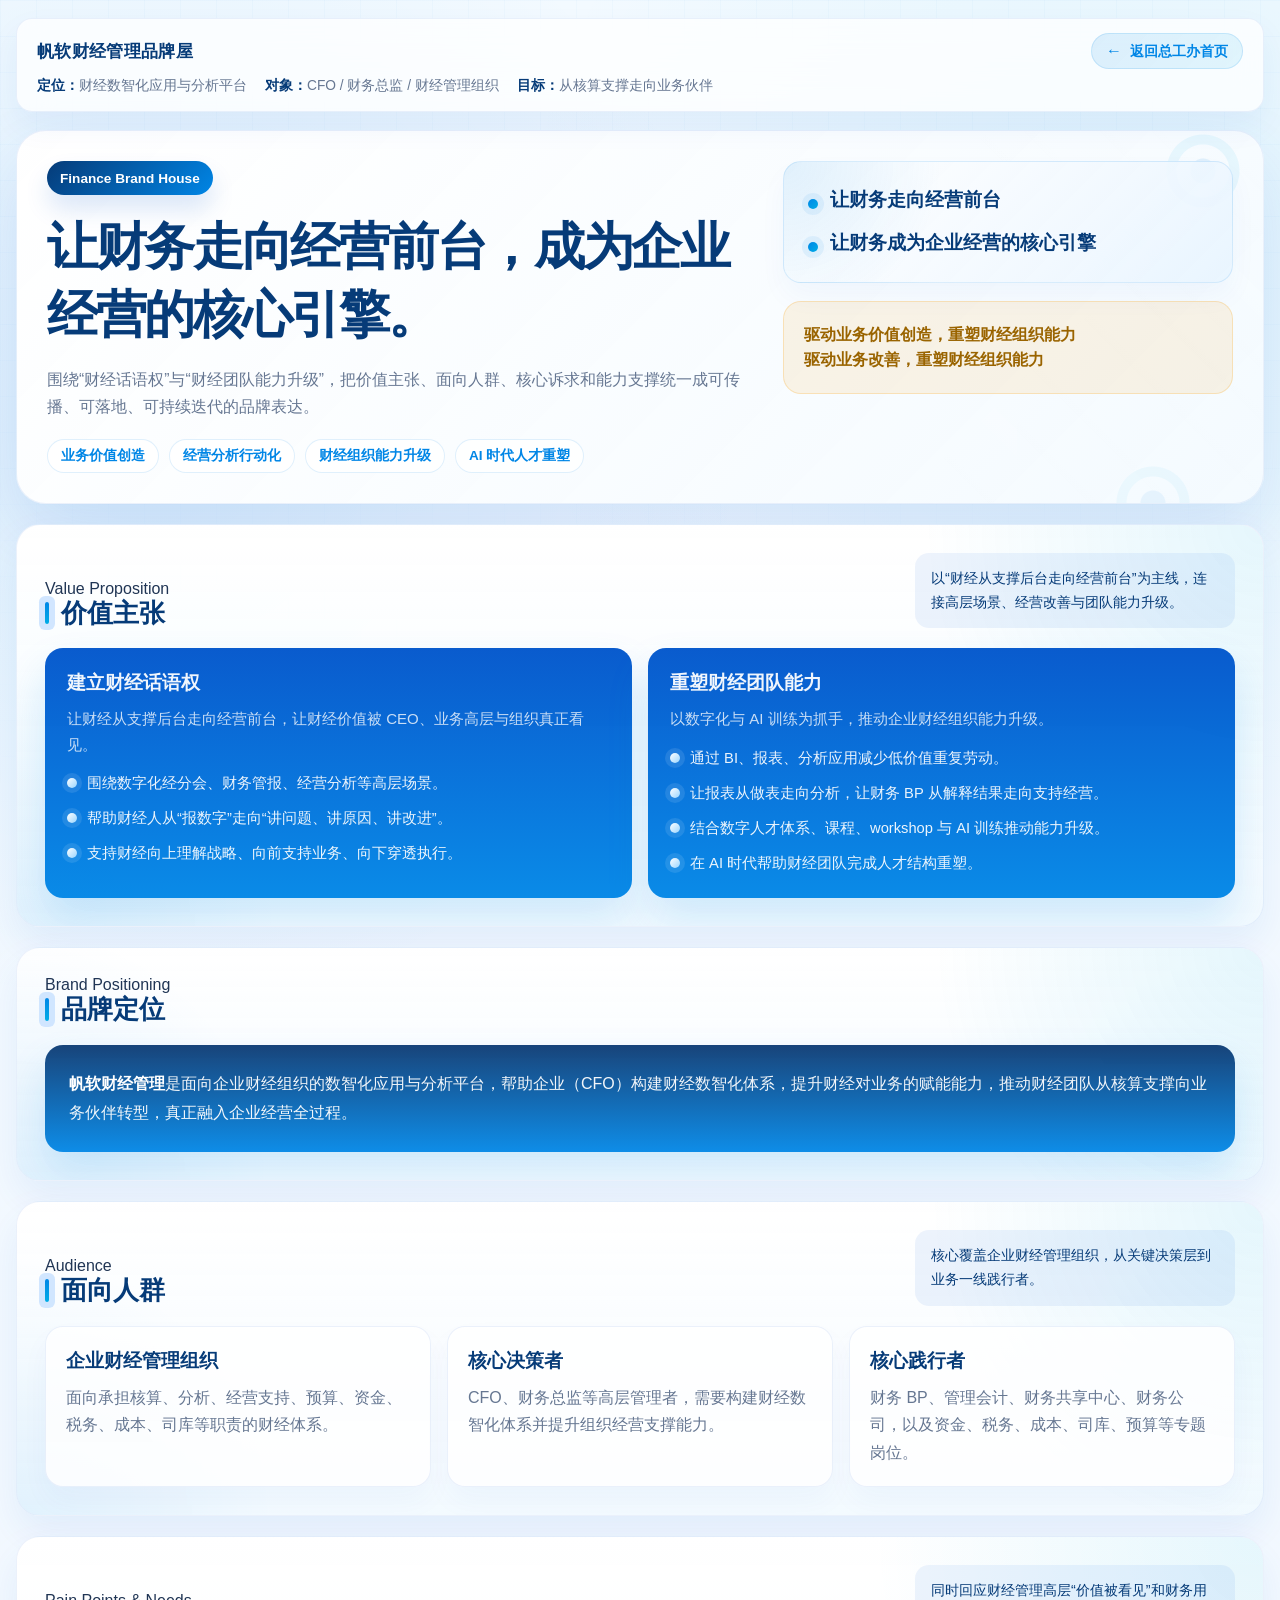
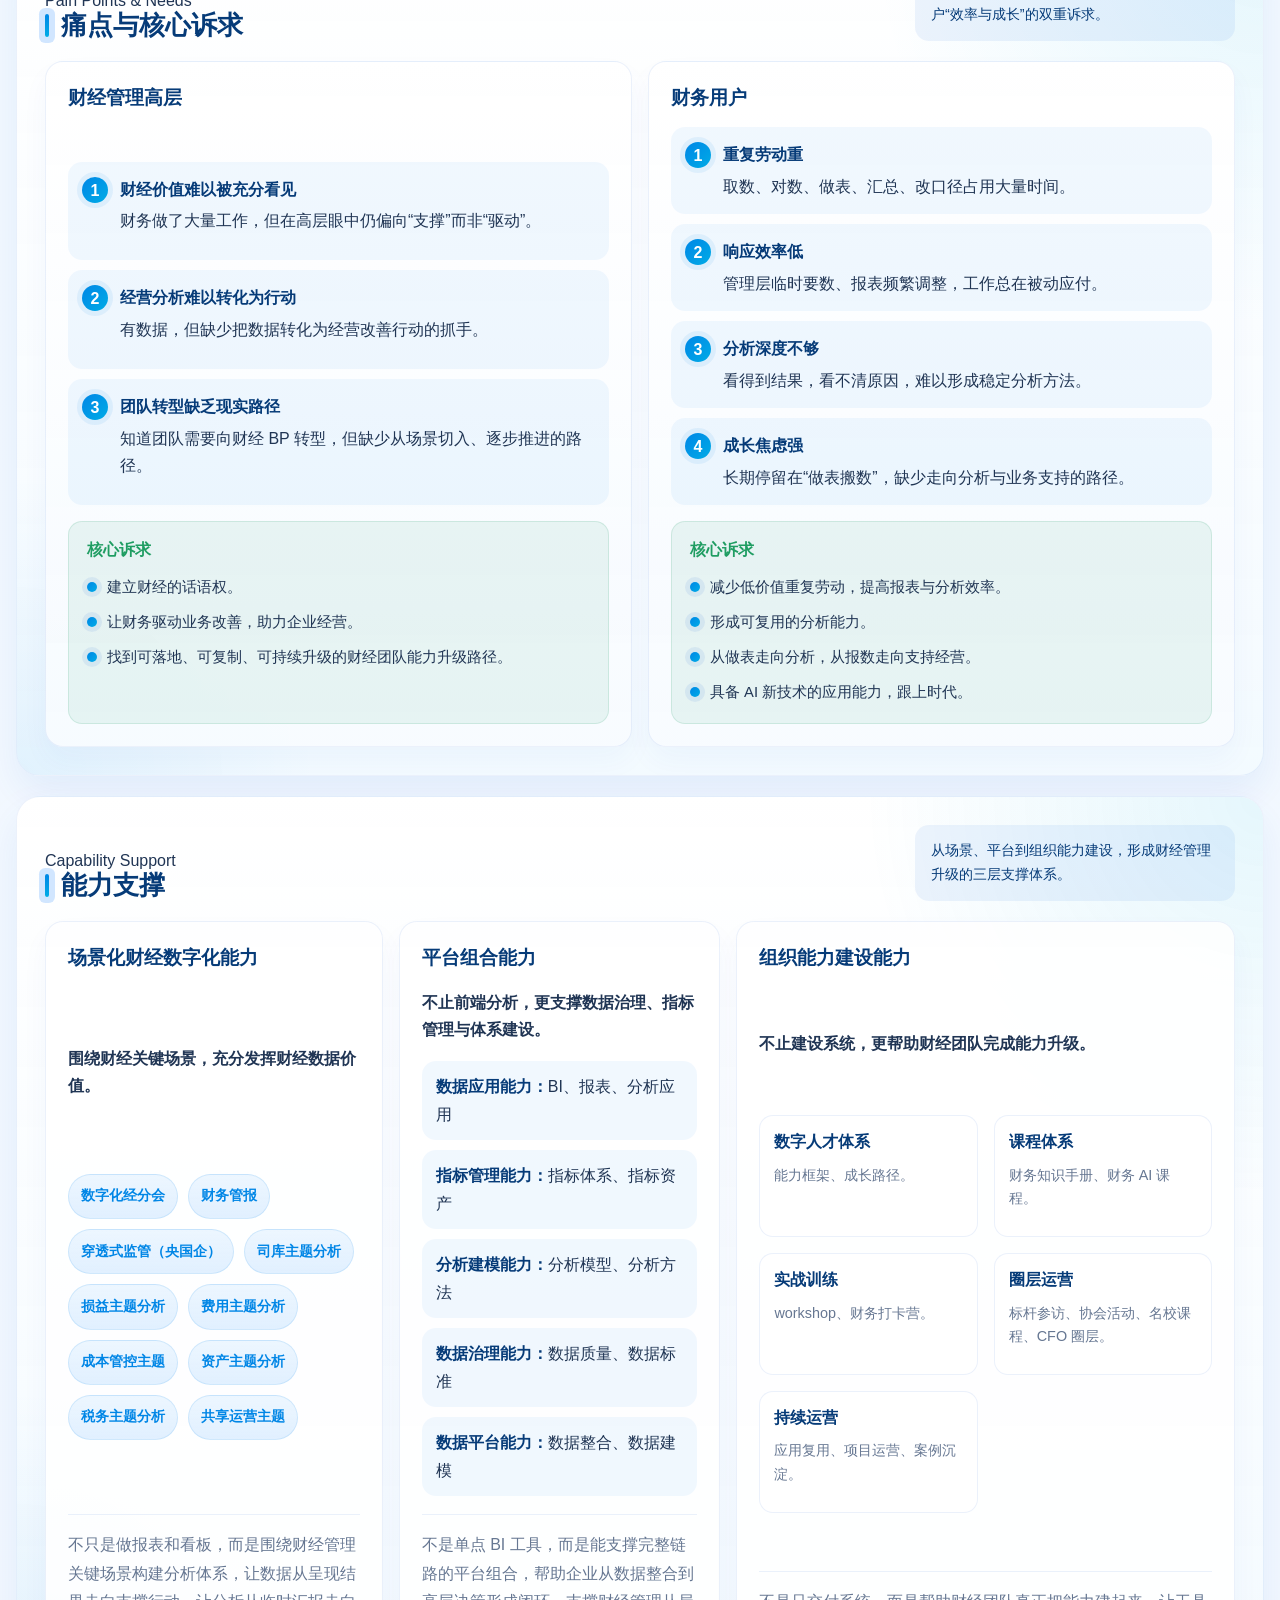
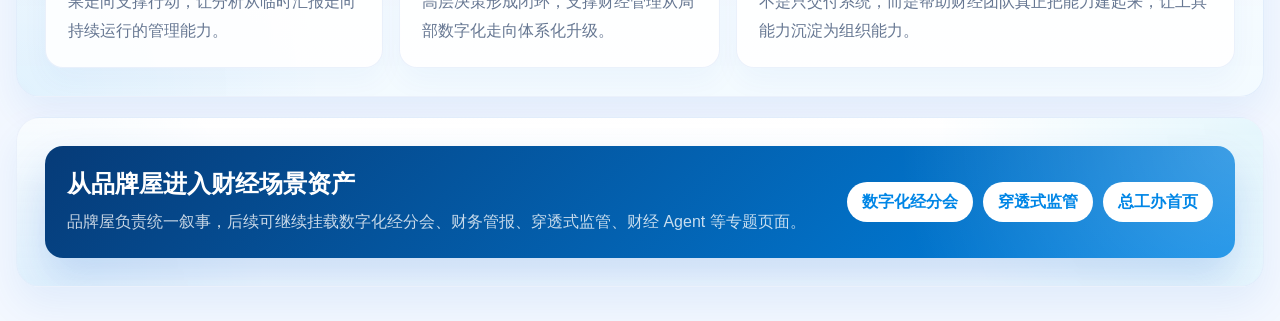
<file: FinanceBrandHouse/index.html>
<!DOCTYPE html>
<html lang="zh-CN">
<head>
  <meta charset="UTF-8">
  <meta name="viewport" content="width=device-width, initial-scale=1.0">
  <title>财经品牌屋 | FineAndYou 总工办</title>
  <meta name="description" content="帆软财经管理品牌屋，沉淀财经管理的价值主张、品牌定位、面向人群、核心诉求与能力支撑。">
  <link rel="stylesheet" href="../JFH/design-system.css">
  <style>
    .hero-title {
      max-width: 980px;
      font-size: clamp(2rem, 4vw, 4rem);
      letter-spacing: -0.045em;
    }

    .brand-statement {
      position: relative;
      z-index: 1;
      display: grid;
      gap: 14px;
      padding: 24px;
      border-radius: var(--radius-lg);
      background:
        radial-gradient(circle at 0 0, rgba(0, 134, 230, 0.12), transparent 34%),
        linear-gradient(135deg, rgba(255, 255, 255, 0.96), rgba(232, 244, 255, 0.9));
      border: 1px solid rgba(0, 134, 230, 0.12);
      box-shadow: var(--shadow-sm);
    }

    .statement-line {
      display: flex;
      gap: 12px;
      align-items: flex-start;
      color: var(--navy-900);
      font-size: clamp(1.05rem, 1.45vw, 1.28rem);
      font-weight: 800;
      line-height: 1.55;
    }

    .statement-line::before {
      content: "";
      flex: 0 0 auto;
      width: 10px;
      height: 10px;
      margin-top: 0.7em;
      border-radius: 999px;
      background: linear-gradient(135deg, var(--navy-700), var(--sky-500));
      box-shadow: 0 0 0 6px rgba(0, 134, 230, 0.08);
    }

    .hero-pill-row {
      display: flex;
      gap: 10px;
      flex-wrap: wrap;
    }

    .hero-core-tag,
    .hero-pill-row span {
      min-height: 34px;
      padding: 0 13px;
      font-size: 0.85rem;
    }

    .hero-core-tag {
      width: fit-content;
      color: #fff;
      background: linear-gradient(135deg, var(--navy-900), var(--navy-700));
      box-shadow: 0 14px 24px rgba(0, 85, 204, 0.14);
    }

    .hero-pill-row span {
      color: var(--navy-700);
      background: rgba(255, 255, 255, 0.86);
      border: 1px solid rgba(0, 134, 230, 0.12);
    }

    .position-copy {
      position: relative;
      z-index: 1;
      padding: 24px;
      border-radius: var(--radius-lg);
      background: linear-gradient(180deg, rgba(15, 61, 117, 0.96), rgba(0, 134, 230, 0.94));
      color: rgba(255, 255, 255, 0.94);
      box-shadow: 0 22px 42px rgba(0, 134, 230, 0.16);
      line-height: 1.86;
      font-size: clamp(1rem, 1.2vw, 1.14rem);
    }

    .position-copy strong {
      color: #fff;
    }

    .quote-card {
      padding: 20px;
      border-radius: var(--radius-lg);
      background: rgba(245, 163, 31, 0.11);
      border: 1px solid rgba(245, 163, 31, 0.24);
    }

    .quote-card strong {
      display: block;
      color: #9a6400;
      line-height: 1.6;
    }

    .audience-card,
    .pain-card,
    .capability-card {
      border-radius: var(--radius-lg);
      background: var(--paper-soft);
      border: 1px solid var(--line-soft);
      box-shadow: var(--shadow-sm);
    }

    .audience-card {
      min-height: 100%;
      padding: 20px;
    }

    .audience-card h3,
    .pain-card h3,
    .capability-card h3 {
      color: var(--navy-900);
      line-height: 1.45;
    }

    .audience-card p {
      margin-top: 10px;
      color: var(--text-soft);
      line-height: 1.72;
    }

    .pain-grid {
      position: relative;
      z-index: 1;
      display: grid;
      grid-template-columns: repeat(2, minmax(0, 1fr));
      gap: 16px;
    }

    .pain-card {
      display: grid;
      gap: 16px;
      padding: 22px;
      background: linear-gradient(180deg, rgba(255, 255, 255, 0.98), rgba(247, 251, 255, 0.94));
    }

    .pain-list {
      display: grid;
      gap: 10px;
      counter-reset: pain;
    }

    .pain-item {
      position: relative;
      padding: 14px 14px 14px 52px;
      border-radius: var(--radius-md);
      background: rgba(0, 134, 230, 0.055);
      color: var(--text);
      line-height: 1.72;
    }

    .pain-item::before {
      counter-increment: pain;
      content: counter(pain);
      position: absolute;
      left: 14px;
      top: 15px;
      display: grid;
      place-items: center;
      width: 26px;
      height: 26px;
      border-radius: 999px;
      color: #fff;
      font-weight: 800;
      background: linear-gradient(135deg, var(--navy-700), var(--sky-500));
      box-shadow: 0 0 0 5px rgba(0, 134, 230, 0.08);
    }

    .pain-item strong {
      display: block;
      margin-bottom: 4px;
      color: var(--navy-900);
    }

    .need-box {
      padding: 18px;
      border-radius: var(--radius-md);
      background: rgba(31, 157, 98, 0.08);
      border: 1px solid rgba(31, 157, 98, 0.14);
    }

    .need-box h4 {
      margin-bottom: 10px;
      color: var(--success);
    }

    .capability-grid {
      position: relative;
      z-index: 1;
      display: grid;
      grid-template-columns: 1.05fr 1fr 1.55fr;
      gap: 16px;
      align-items: stretch;
    }

    .capability-card {
      display: grid;
      gap: 18px;
      min-height: 100%;
      padding: 22px;
      background: rgba(255, 255, 255, 0.88);
    }

    .capability-card .lead {
      color: var(--text);
      font-weight: 800;
      line-height: 1.7;
    }

    .capability-tags {
      display: flex;
      flex-wrap: wrap;
      gap: 10px;
    }

    .capability-tags span {
      display: inline-flex;
      align-items: center;
      min-height: 34px;
      padding: 0 12px;
      border-radius: 999px;
      background: linear-gradient(180deg, rgba(236, 246, 255, 0.98), rgba(223, 239, 255, 0.94));
      border: 1px solid rgba(0, 134, 230, 0.12);
      color: var(--navy-700);
      font-size: 0.86rem;
      font-weight: 800;
    }

    .capability-list {
      display: grid;
      gap: 10px;
    }

    .capability-list div,
    .scenario-card {
      padding: 12px 14px;
      border-radius: var(--radius-md);
      background: rgba(0, 134, 230, 0.055);
      color: var(--text);
      line-height: 1.72;
    }

    .capability-list strong,
    .scenario-card strong {
      color: var(--navy-900);
    }

    .capability-note {
      margin-top: auto;
      padding-top: 16px;
      border-top: 1px solid var(--line-soft);
      color: var(--text-soft);
      line-height: 1.78;
    }

    .scenario-card {
      min-height: 96px;
      background: rgba(255, 255, 255, 0.78);
      border: 1px solid var(--line-soft);
    }

    .scenario-card p {
      margin-top: 8px;
      color: var(--text-soft);
      line-height: 1.62;
      font-size: 0.9rem;
    }

    .action-strip {
      position: relative;
      z-index: 1;
      display: grid;
      grid-template-columns: 1fr auto;
      gap: 18px;
      align-items: center;
      padding: 22px;
      border-radius: var(--radius-lg);
      background:
        radial-gradient(circle at 100% 0, rgba(255, 255, 255, 0.24), transparent 28%),
        linear-gradient(135deg, var(--navy-900), var(--navy-700));
      color: #fff;
      box-shadow: 0 22px 42px rgba(0, 85, 204, 0.18);
    }

    .action-strip p {
      margin-top: 8px;
      color: rgba(255, 255, 255, 0.78);
      line-height: 1.72;
    }

    .action-links {
      display: flex;
      gap: 10px;
      flex-wrap: wrap;
      justify-content: flex-end;
    }

    .action-links a {
      display: inline-flex;
      align-items: center;
      justify-content: center;
      min-height: 40px;
      padding: 0 15px;
      border-radius: 999px;
      color: var(--navy-700);
      background: #fff;
      font-weight: 800;
      white-space: nowrap;
      transition: transform var(--anim), box-shadow var(--anim);
    }

    .action-links a:hover {
      transform: translateY(-1px);
      box-shadow: 0 12px 22px rgba(255, 255, 255, 0.18);
    }

    @media (max-width: 1180px) {
      .capability-grid {
        grid-template-columns: 1fr;
      }
    }

    @media (max-width: 920px) {
      .pain-grid,
      .action-strip {
        grid-template-columns: 1fr;
      }

      .action-links {
        justify-content: flex-start;
      }
    }

    @media (max-width: 640px) {
      .brand-statement,
      .position-copy,
      .pain-card,
      .capability-card,
      .action-strip {
        padding: 18px;
      }
    }
  </style>
</head>
<body>
  <div class="shell">
    <header class="topbar">
      <div class="topbar-head">
        <div class="topbar-title">帆软财经管理品牌屋</div>
        <a class="home-link" href="../">返回总工办首页</a>
      </div>
      <div class="topbar-meta">
        <span><strong>定位：</strong>财经数智化应用与分析平台</span>
        <span><strong>对象：</strong>CFO / 财务总监 / 财经管理组织</span>
        <span><strong>目标：</strong>从核算支撑走向业务伙伴</span>
      </div>
    </header>

    <main class="page">
      <section class="hero" id="top">
        <div class="hero-grid">
          <div class="hero-layout">
            <div class="hero-main-column">
              <span class="hero-core-tag">Finance Brand House</span>
              <h1 class="hero-title">让财务走向经营前台，成为企业经营的核心引擎。</h1>
              <p class="subtitle">围绕“财经话语权”与“财经团队能力升级”，把价值主张、面向人群、核心诉求和能力支撑统一成可传播、可落地、可持续迭代的品牌表达。</p>
              <div class="hero-pill-row" aria-label="核心关键词">
                <span>业务价值创造</span>
                <span>经营分析行动化</span>
                <span>财经组织能力升级</span>
                <span>AI 时代人才重塑</span>
              </div>
            </div>

            <aside class="hero-side-column">
              <div class="brand-statement">
                <div class="statement-line">让财务走向经营前台</div>
                <div class="statement-line">让财务成为企业经营的核心引擎</div>
              </div>
              <div class="quote-card">
                <strong>驱动业务价值创造，重塑财经组织能力</strong>
                <strong>驱动业务改善，重塑财经组织能力</strong>
              </div>
            </aside>
          </div>
        </div>
      </section>

      <section class="section-card" id="value">
        <div class="section-header">
          <div>
            <div class="section-kicker">Value Proposition</div>
            <h2 class="section-title">价值主张</h2>
          </div>
          <p class="section-note">以“财经从支撑后台走向经营前台”为主线，连接高层场景、经营改善与团队能力升级。</p>
        </div>

        <div class="grid-2">
          <article class="contrast-card">
            <h3>建立财经话语权</h3>
            <p>让财经从支撑后台走向经营前台，让财经价值被 CEO、业务高层与组织真正看见。</p>
            <div class="list">
              <div class="list-item">围绕数字化经分会、财务管报、经营分析等高层场景。</div>
              <div class="list-item">帮助财经人从“报数字”走向“讲问题、讲原因、讲改进”。</div>
              <div class="list-item">支持财经向上理解战略、向前支持业务、向下穿透执行。</div>
            </div>
          </article>

          <article class="contrast-card">
            <h3>重塑财经团队能力</h3>
            <p>以数字化与 AI 训练为抓手，推动企业财经组织能力升级。</p>
            <div class="list">
              <div class="list-item">通过 BI、报表、分析应用减少低价值重复劳动。</div>
              <div class="list-item">让报表从做表走向分析，让财务 BP 从解释结果走向支持经营。</div>
              <div class="list-item">结合数字人才体系、课程、workshop 与 AI 训练推动能力升级。</div>
              <div class="list-item">在 AI 时代帮助财经团队完成人才结构重塑。</div>
            </div>
          </article>
        </div>
      </section>

      <section class="section-card" id="position">
        <div class="section-header">
          <div>
            <div class="section-kicker">Brand Positioning</div>
            <h2 class="section-title">品牌定位</h2>
          </div>
        </div>
        <p class="position-copy"><strong>帆软财经管理</strong>是面向企业财经组织的数智化应用与分析平台，帮助企业（CFO）构建财经数智化体系，提升财经对业务的赋能能力，推动财经团队从核算支撑向业务伙伴转型，真正融入企业经营全过程。</p>
      </section>

      <section class="section-card" id="audience">
        <div class="section-header">
          <div>
            <div class="section-kicker">Audience</div>
            <h2 class="section-title">面向人群</h2>
          </div>
          <p class="section-note">核心覆盖企业财经管理组织，从关键决策层到业务一线践行者。</p>
        </div>

        <div class="grid-3">
          <article class="audience-card">
            <h3>企业财经管理组织</h3>
            <p>面向承担核算、分析、经营支持、预算、资金、税务、成本、司库等职责的财经体系。</p>
          </article>
          <article class="audience-card">
            <h3>核心决策者</h3>
            <p>CFO、财务总监等高层管理者，需要构建财经数智化体系并提升组织经营支撑能力。</p>
          </article>
          <article class="audience-card">
            <h3>核心践行者</h3>
            <p>财务 BP、管理会计、财务共享中心、财务公司，以及资金、税务、成本、司库、预算等专题岗位。</p>
          </article>
        </div>
      </section>

      <section class="section-card" id="needs">
        <div class="section-header">
          <div>
            <div class="section-kicker">Pain Points & Needs</div>
            <h2 class="section-title">痛点与核心诉求</h2>
          </div>
          <p class="section-note">同时回应财经管理高层“价值被看见”和财务用户“效率与成长”的双重诉求。</p>
        </div>

        <div class="pain-grid">
          <article class="pain-card">
            <h3>财经管理高层</h3>
            <div class="pain-list">
              <div class="pain-item"><strong>财经价值难以被充分看见</strong>财务做了大量工作，但在高层眼中仍偏向“支撑”而非“驱动”。</div>
              <div class="pain-item"><strong>经营分析难以转化为行动</strong>有数据，但缺少把数据转化为经营改善行动的抓手。</div>
              <div class="pain-item"><strong>团队转型缺乏现实路径</strong>知道团队需要向财经 BP 转型，但缺少从场景切入、逐步推进的路径。</div>
            </div>
            <div class="need-box">
              <h4>核心诉求</h4>
              <div class="list">
                <div class="list-item">建立财经的话语权。</div>
                <div class="list-item">让财务驱动业务改善，助力企业经营。</div>
                <div class="list-item">找到可落地、可复制、可持续升级的财经团队能力升级路径。</div>
              </div>
            </div>
          </article>

          <article class="pain-card">
            <h3>财务用户</h3>
            <div class="pain-list">
              <div class="pain-item"><strong>重复劳动重</strong>取数、对数、做表、汇总、改口径占用大量时间。</div>
              <div class="pain-item"><strong>响应效率低</strong>管理层临时要数、报表频繁调整，工作总在被动应付。</div>
              <div class="pain-item"><strong>分析深度不够</strong>看得到结果，看不清原因，难以形成稳定分析方法。</div>
              <div class="pain-item"><strong>成长焦虑强</strong>长期停留在“做表搬数”，缺少走向分析与业务支持的路径。</div>
            </div>
            <div class="need-box">
              <h4>核心诉求</h4>
              <div class="list">
                <div class="list-item">减少低价值重复劳动，提高报表与分析效率。</div>
                <div class="list-item">形成可复用的分析能力。</div>
                <div class="list-item">从做表走向分析，从报数走向支持经营。</div>
                <div class="list-item">具备 AI 新技术的应用能力，跟上时代。</div>
              </div>
            </div>
          </article>
        </div>
      </section>

      <section class="section-card" id="capability">
        <div class="section-header">
          <div>
            <div class="section-kicker">Capability Support</div>
            <h2 class="section-title">能力支撑</h2>
          </div>
          <p class="section-note">从场景、平台到组织能力建设，形成财经管理升级的三层支撑体系。</p>
        </div>

        <div class="capability-grid">
          <article class="capability-card">
            <h3>场景化财经数字化能力</h3>
            <p class="lead">围绕财经关键场景，充分发挥财经数据价值。</p>
            <div class="capability-tags">
              <span>数字化经分会</span>
              <span>财务管报</span>
              <span>穿透式监管（央国企）</span>
              <span>司库主题分析</span>
              <span>损益主题分析</span>
              <span>费用主题分析</span>
              <span>成本管控主题</span>
              <span>资产主题分析</span>
              <span>税务主题分析</span>
              <span>共享运营主题</span>
            </div>
            <p class="capability-note">不只是做报表和看板，而是围绕财经管理关键场景构建分析体系，让数据从呈现结果走向支撑行动，让分析从临时汇报走向持续运行的管理能力。</p>
          </article>

          <article class="capability-card">
            <h3>平台组合能力</h3>
            <p class="lead">不止前端分析，更支撑数据治理、指标管理与体系建设。</p>
            <div class="capability-list">
              <div><strong>数据应用能力：</strong>BI、报表、分析应用</div>
              <div><strong>指标管理能力：</strong>指标体系、指标资产</div>
              <div><strong>分析建模能力：</strong>分析模型、分析方法</div>
              <div><strong>数据治理能力：</strong>数据质量、数据标准</div>
              <div><strong>数据平台能力：</strong>数据整合、数据建模</div>
            </div>
            <p class="capability-note">不是单点 BI 工具，而是能支撑完整链路的平台组合，帮助企业从数据整合到高层决策形成闭环，支撑财经管理从局部数字化走向体系化升级。</p>
          </article>

          <article class="capability-card">
            <h3>组织能力建设能力</h3>
            <p class="lead">不止建设系统，更帮助财经团队完成能力升级。</p>
            <div class="grid-2">
              <div class="scenario-card">
                <strong>数字人才体系</strong>
                <p>能力框架、成长路径。</p>
              </div>
              <div class="scenario-card">
                <strong>课程体系</strong>
                <p>财务知识手册、财务 AI 课程。</p>
              </div>
              <div class="scenario-card">
                <strong>实战训练</strong>
                <p>workshop、财务打卡营。</p>
              </div>
              <div class="scenario-card">
                <strong>圈层运营</strong>
                <p>标杆参访、协会活动、名校课程、CFO 圈层。</p>
              </div>
              <div class="scenario-card">
                <strong>持续运营</strong>
                <p>应用复用、项目运营、案例沉淀。</p>
              </div>
            </div>
            <p class="capability-note">不是只交付系统，而是帮助财经团队真正把能力建起来，让工具能力沉淀为组织能力。</p>
          </article>
        </div>
      </section>

      <section class="section-card" id="next">
        <div class="action-strip">
          <div>
            <h2>从品牌屋进入财经场景资产</h2>
            <p>品牌屋负责统一叙事，后续可继续挂载数字化经分会、财务管报、穿透式监管、财经 Agent 等专题页面。</p>
          </div>
          <div class="action-links">
            <a href="../JFH/">数字化经分会</a>
            <a href="../PenetratingSupervision/">穿透式监管</a>
            <a href="../">总工办首页</a>
          </div>
        </div>
      </section>
    </main>
  </div>
</body>
</html>
</file>
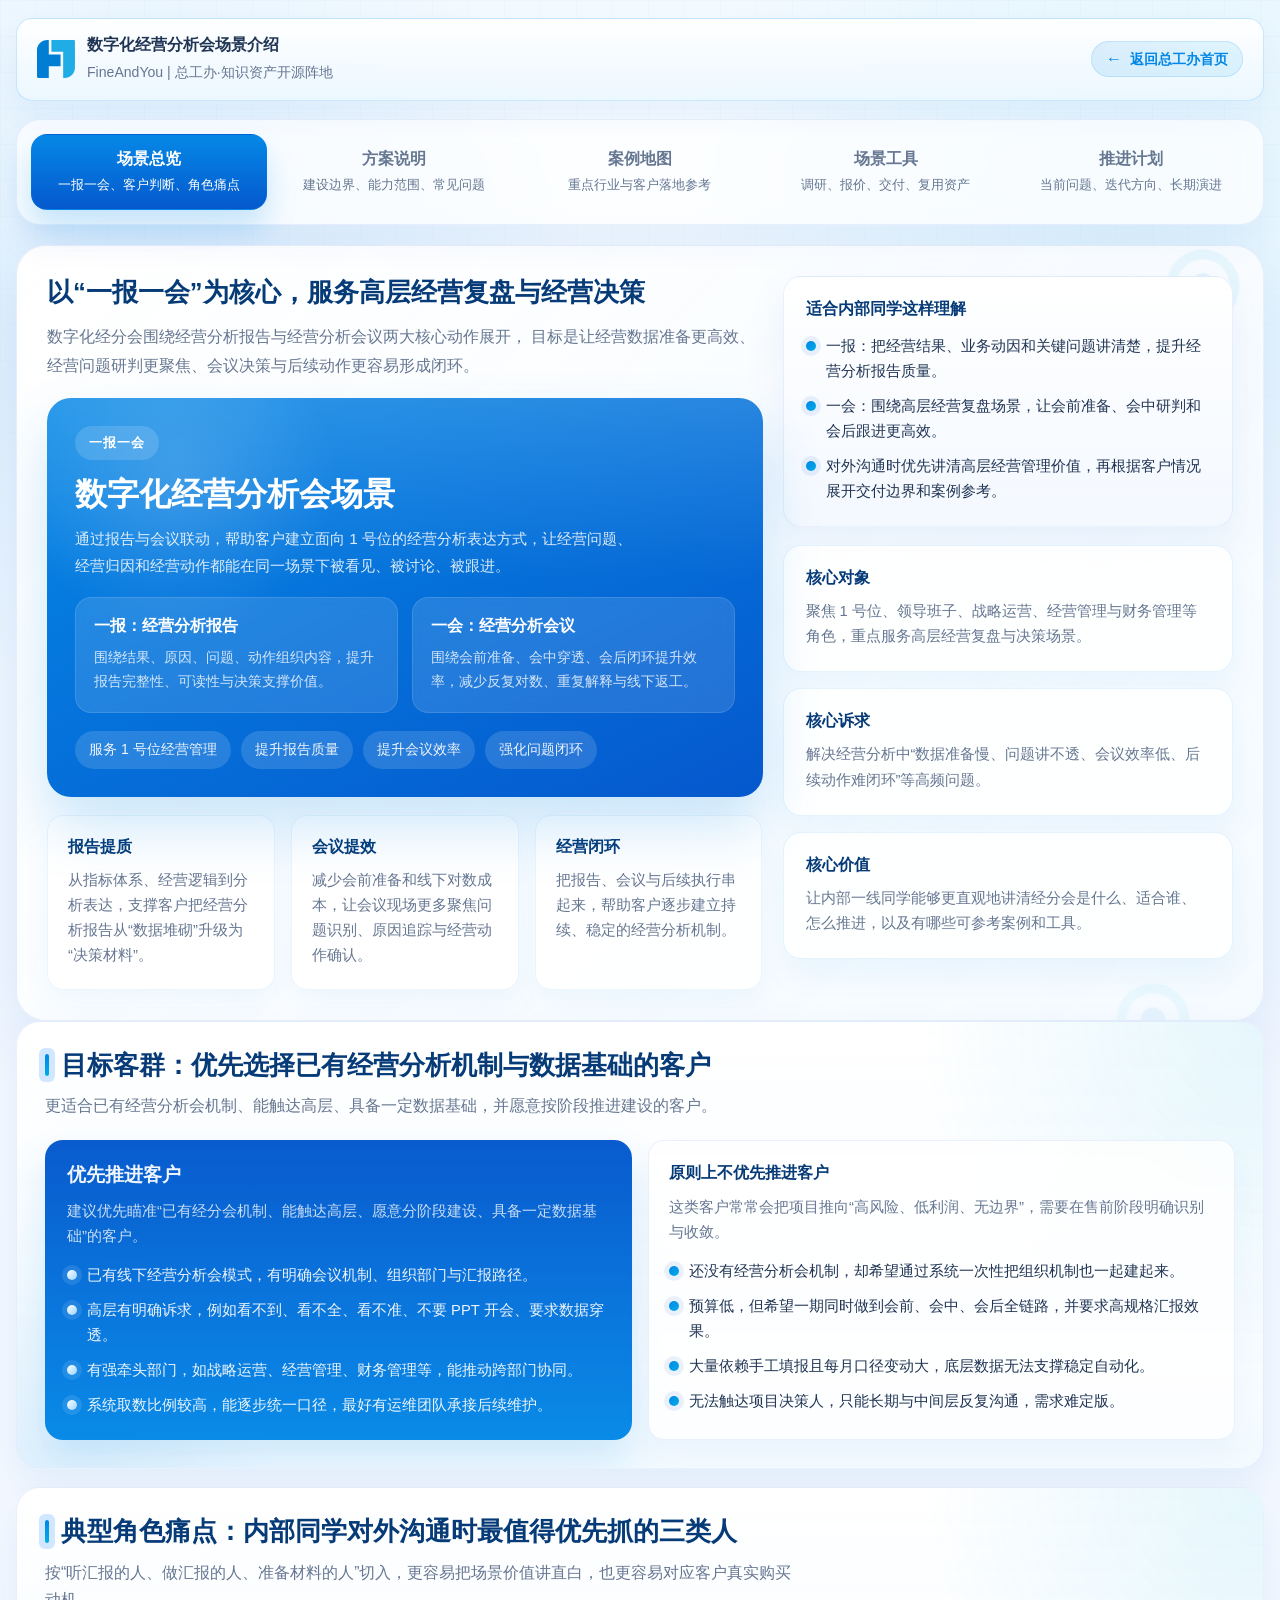
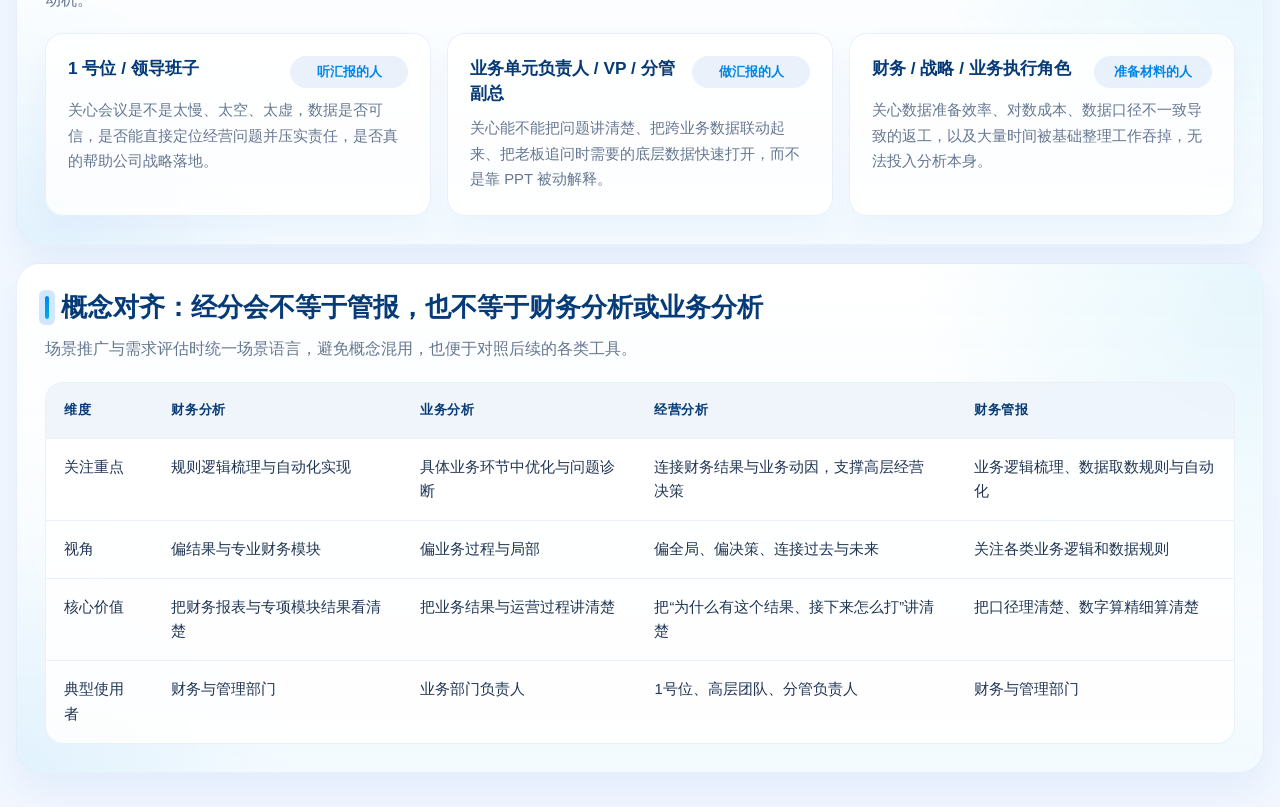
<file: JFH/index.html>
<!DOCTYPE html>
<html lang="zh-CN">
<head>
  <meta charset="UTF-8">
  <meta name="viewport" content="width=device-width, initial-scale=1.0">
  <title>数字化经分会场景介绍</title>
  <meta name="description" content="围绕数字化经分会的一报一会场景介绍页，面向帆软内部一线同学，用 Tab 方式呈现场景总览、方案说明、案例地图、场景工具与推进计划。">
  <style>
    :root {
      --navy-900: #063b78;
      --navy-800: #0055cc;
      --navy-700: #0086e6;
      --sky-500: #00ace6;
      --sky-300: #99d5ff;
      --sky-200: #e5f4ff;
      --bg: #f3f8ff;
      --paper: rgba(255, 255, 255, 0.92);
      --paper-strong: rgba(255, 255, 255, 0.98);
      --line: rgba(0, 85, 204, 0.12);
      --line-strong: rgba(0, 85, 204, 0.2);
      --text: #203554;
      --text-soft: #667792;
      --success: #1f9d62;
      --warning: #f5a31f;
      --danger: #d95b5b;
      --shadow-lg: 0 28px 72px rgba(0, 85, 204, 0.12);
      --shadow-md: 0 18px 40px rgba(0, 85, 204, 0.08);
      --radius-xl: 26px;
      --radius-lg: 18px;
      --radius-md: 14px;
      --radius-sm: 10px;
      --max-width: 1440px;
      --nav-height: 68px;
      --anim: 220ms cubic-bezier(.2, .8, .2, 1);
    }

    * {
      box-sizing: border-box;
    }

    html {
      scroll-behavior: smooth;
    }

    body {
      margin: 0;
      font-family: "Microsoft YaHei", "PingFang SC", "SF Pro Display", sans-serif;
      color: var(--text);
      background:
        radial-gradient(circle at 12% 12%, rgba(0, 134, 230, 0.1), transparent 18%),
        radial-gradient(circle at 88% 8%, rgba(0, 172, 230, 0.08), transparent 18%),
        linear-gradient(180deg, #f3faff 0%, var(--bg) 100%);
      overflow-x: hidden;
    }

    body::before {
      content: "";
      position: fixed;
      inset: 0;
      pointer-events: none;
      background-image:
        linear-gradient(rgba(0, 134, 230, 0.028) 1px, transparent 1px),
        linear-gradient(90deg, rgba(0, 134, 230, 0.028) 1px, transparent 1px);
      background-size: 36px 36px;
      mask-image: linear-gradient(180deg, rgba(0, 0, 0, 0.86), transparent 95%);
    }

    a {
      color: inherit;
      text-decoration: none;
    }

    button {
      font: inherit;
      color: inherit;
      cursor: pointer;
      border: 0;
      background: none;
    }

    .shell {
      width: min(calc(100% - 32px), var(--max-width));
      margin: 0 auto;
      padding: 18px 0 34px;
      position: relative;
    }

    .topbar {
      position: sticky;
      top: 14px;
      z-index: 50;
      display: grid;
      grid-template-columns: minmax(0, 1fr) auto;
      align-items: center;
      gap: 18px;
      min-height: var(--nav-height);
      padding: 16px 20px;
      border-radius: 16px;
      background:
        linear-gradient(180deg, rgba(255, 255, 255, 0.96), rgba(229, 244, 255, 0.72)),
        rgba(255, 255, 255, 0.76);
      backdrop-filter: blur(20px) saturate(135%);
      border: 1px solid rgba(128, 202, 255, 0.42);
      box-shadow: 0 14px 32px rgba(0, 85, 204, 0.05);
    }

    .brand {
      min-width: 0;
      display: flex;
      align-items: center;
      gap: 12px;
    }

    .brand-mark {
      flex: 0 0 auto;
      display: flex;
      align-items: center;
    }

    .brand-mark img {
      width: 38px;
      height: auto;
      display: block;
      object-fit: contain;
    }

    .brand-copy {
      min-width: 0;
      display: grid;
      gap: 5px;
    }

    .page-title {
      color: var(--navy-900);
      font-size: clamp(1.12rem, 1.45vw, 1.42rem);
      font-weight: 900;
      letter-spacing: 0.01em;
      line-height: 1.24;
      white-space: nowrap;
      overflow: hidden;
      text-overflow: ellipsis;
    }

    .brand-subtitle,
    .page-subtitle {
      max-width: 760px;
      color: var(--text-soft);
      font-size: 0.88rem;
      line-height: 1.6;
    }

    .topbar-side {
      display: grid;
      justify-items: end;
      gap: 0;
      text-align: right;
    }

    .topbar-actions {
      display: flex;
      justify-content: flex-end;
    }

    .home-link {
      display: inline-flex;
      align-items: center;
      justify-content: center;
      gap: 8px;
      min-height: 36px;
      padding: 0 14px;
      border-radius: 999px;
      background: linear-gradient(135deg, rgba(0, 134, 230, 0.12), rgba(0, 172, 230, 0.1));
      border: 1px solid rgba(0, 134, 230, 0.14);
      color: var(--navy-700);
      font-size: 0.88rem;
      font-weight: 800;
      white-space: nowrap;
      transition: transform var(--anim), box-shadow var(--anim), border-color var(--anim);
    }

    .home-link:hover {
      transform: translateY(-1px);
      border-color: rgba(0, 134, 230, 0.22);
      box-shadow: 0 12px 22px rgba(0, 134, 230, 0.08);
    }

    .home-link::before {
      content: "←";
      font-size: 1rem;
      line-height: 1;
    }

    .page {
      display: grid;
      gap: 20px;
      margin-top: 18px;
    }

    .hero {
      position: relative;
      overflow: hidden;
      border-radius: 30px;
      background:
        linear-gradient(135deg, rgba(255, 255, 255, 0.96), rgba(243, 250, 255, 0.9)),
        var(--paper);
      border: 1px solid rgba(0, 85, 204, 0.08);
      box-shadow: var(--shadow-lg);
      padding: 30px;
    }

    .hero::before,
    .hero::after {
      content: "";
      position: absolute;
      inset: auto;
      width: 360px;
      height: 360px;
      border-radius: 22px;
      transform: rotate(45deg);
      background:
        radial-gradient(circle, rgba(0, 134, 230, 0.22) 0 12px, transparent 13px 26px, rgba(0, 172, 230, 0.16) 27px 36px, transparent 37px),
        linear-gradient(180deg, rgba(255, 255, 255, 0.08), transparent);
      opacity: 0.42;
      pointer-events: none;
      filter: blur(0.2px);
    }

    .hero::before {
      right: -120px;
      top: -140px;
    }

    .hero::after {
      right: -70px;
      bottom: -180px;
      opacity: 0.28;
    }

    .hero-grid {
      position: relative;
      z-index: 1;
      display: grid;
      gap: 20px;
    }

    .hero-layout {
      display: grid;
      grid-template-columns: minmax(0, 1.35fr) minmax(340px, 0.85fr);
      gap: 20px;
      align-items: start;
    }

    .hero-main-column,
    .hero-side-column {
      display: grid;
      gap: 18px;
    }

    .hero-top {
      display: grid;
      grid-template-columns: minmax(0, 1.1fr) minmax(320px, 0.7fr);
      gap: 20px;
      align-items: start;
    }

    .hero-intro {
      display: grid;
      gap: 14px;
    }

    .hero-aside {
      display: grid;
      gap: 16px;
    }

    .hero-focus {
      display: grid;
      gap: 18px;
    }

    .eyebrow {
      display: inline-flex;
      align-items: center;
      gap: 10px;
      padding: 8px 14px;
      border-radius: 999px;
      background: rgba(0, 134, 230, 0.08);
      color: var(--navy-700);
      font-weight: 700;
      letter-spacing: 0.04em;
    }

    .eyebrow::before {
      content: "";
      width: 8px;
      height: 8px;
      border-radius: 999px;
      background: linear-gradient(135deg, var(--navy-700), var(--sky-500));
      box-shadow: 0 0 0 6px rgba(0, 134, 230, 0.08);
    }

    h1, h2, h3, h4, p {
      margin: 0;
    }

    .hero h1 {
      margin-top: 18px;
      font-size: clamp(2.4rem, 5vw, 4.4rem);
      line-height: 1.05;
      letter-spacing: -0.03em;
      color: var(--navy-900);
    }

    .hero .subtitle {
      max-width: 760px;
      font-size: 1rem;
      line-height: 1.78;
      color: var(--text-soft);
    }

    .hero-title {
      font-size: clamp(1.28rem, 2vw, 1.7rem);
      line-height: 1.32;
      color: var(--navy-900);
      max-width: 780px;
    }

    .hero-line {
      display: grid;
      grid-template-columns: repeat(3, minmax(0, 1fr));
      gap: 14px;
      margin-top: 28px;
    }

    .hero-kpi {
      padding: 18px 18px 16px;
      border-radius: 16px;
      background: rgba(255, 255, 255, 0.76);
      border: 1px solid rgba(0, 134, 230, 0.1);
      box-shadow: 0 16px 32px rgba(0, 85, 204, 0.06);
    }

    .hero-kpi strong {
      display: block;
      font-size: 1.16rem;
      color: var(--navy-900);
    }

    .hero-kpi span {
      display: block;
      margin-top: 8px;
      font-size: 0.92rem;
      line-height: 1.6;
      color: var(--text-soft);
    }

    .hero-panel {
      border-radius: 18px;
      background: linear-gradient(180deg, rgba(255, 255, 255, 0.98), rgba(243, 248, 255, 0.94));
      border: 1px solid rgba(0, 85, 204, 0.08);
      box-shadow: var(--shadow-md);
      padding: 22px;
    }

    .panel-title {
      font-size: 1rem;
      font-weight: 700;
      color: var(--navy-900);
    }

    .hero-core-grid {
      display: grid;
      grid-template-columns: minmax(0, 1.2fr) minmax(300px, 0.8fr);
      gap: 18px;
      align-items: stretch;
    }

    .hero-core-card {
      position: relative;
      border-radius: 24px;
      padding: 28px;
      overflow: hidden;
      background: linear-gradient(155deg, rgba(0, 134, 230, 0.98), rgba(0, 85, 204, 0.98));
      color: #fff;
      box-shadow: 0 30px 58px rgba(0, 134, 230, 0.2);
      display: grid;
      gap: 18px;
    }

    .hero-core-card::before {
      content: "";
      position: absolute;
      inset: 0;
      pointer-events: none;
      background:
        radial-gradient(circle at 18% 20%, rgba(255, 255, 255, 0.16), transparent 24%),
        linear-gradient(180deg, rgba(255, 255, 255, 0.14), transparent 46%);
    }

    .hero-core-top,
    .hero-core-main,
    .hero-core-bottom {
      position: relative;
      z-index: 1;
    }

    .hero-core-tag {
      display: inline-flex;
      align-items: center;
      min-height: 34px;
      padding: 0 14px;
      border-radius: 999px;
      background: rgba(255, 255, 255, 0.14);
      font-size: 0.82rem;
      font-weight: 800;
      letter-spacing: 0.08em;
    }

    .hero-core-card h3 {
      margin-top: 14px;
      font-size: 2rem;
      line-height: 1.26;
    }

    .hero-core-card p {
      margin-top: 10px;
      max-width: 560px;
      color: rgba(255, 255, 255, 0.86);
      line-height: 1.78;
      font-size: 0.96rem;
    }

    .hero-pair {
      display: grid;
      grid-template-columns: repeat(2, minmax(0, 1fr));
      gap: 14px;
    }

    .hero-pair-card {
      border-radius: 16px;
      padding: 18px;
      background: rgba(255, 255, 255, 0.12);
      border: 1px solid rgba(255, 255, 255, 0.12);
      backdrop-filter: blur(8px);
    }

    .hero-pair-card strong {
      display: block;
      font-size: 1rem;
      color: #fff;
    }

    .hero-pair-card span {
      display: block;
      margin-top: 8px;
      color: rgba(255, 255, 255, 0.8);
      font-size: 0.9rem;
      line-height: 1.68;
    }

    .hero-pill-row {
      display: flex;
      flex-wrap: wrap;
      gap: 10px;
    }

    .hero-pill-row span {
      display: inline-flex;
      align-items: center;
      min-height: 38px;
      padding: 0 14px;
      border-radius: 999px;
      background: rgba(255, 255, 255, 0.14);
      font-size: 0.88rem;
      color: rgba(255, 255, 255, 0.92);
    }

    .hero-side-stack {
      display: grid;
      gap: 16px;
    }

    .hero-side-card {
      border-radius: 18px;
      padding: 22px;
      background: rgba(255, 255, 255, 0.88);
      border: 1px solid rgba(0, 134, 230, 0.1);
      box-shadow: 0 16px 30px rgba(0, 134, 230, 0.06);
    }

    .hero-side-card h3 {
      font-size: 1rem;
      color: var(--navy-900);
    }

    .hero-side-card p {
      margin-top: 10px;
      color: var(--text-soft);
      line-height: 1.72;
      font-size: 0.92rem;
    }

    .hero-value-grid {
      display: grid;
      grid-template-columns: repeat(3, minmax(0, 1fr));
      gap: 16px;
    }

    .hero-value-card {
      border-radius: 16px;
      padding: 20px;
      background: rgba(255, 255, 255, 0.9);
      border: 1px solid rgba(0, 134, 230, 0.08);
      box-shadow: 0 14px 28px rgba(0, 134, 230, 0.05);
    }

    .hero-value-card h3 {
      font-size: 1.02rem;
      color: var(--navy-900);
    }

    .hero-value-card p {
      margin-top: 10px;
      color: var(--text-soft);
      line-height: 1.7;
      font-size: 0.93rem;
    }

    .architecture {
      display: grid;
      grid-template-columns: minmax(0, 0.9fr) minmax(0, 1.2fr) minmax(0, 0.9fr);
      gap: 12px;
      align-items: stretch;
      margin-top: 18px;
    }

    .wing-card,
    .core-card {
      position: relative;
      min-height: 208px;
      border-radius: 16px;
      padding: 20px;
      background: rgba(255, 255, 255, 0.94);
      border: 1px solid rgba(0, 85, 204, 0.08);
    }

    .core-card {
      background:
        linear-gradient(160deg, rgba(0, 134, 230, 0.95), rgba(0, 85, 204, 0.95));
      color: #fff;
      box-shadow: 0 24px 44px rgba(0, 134, 230, 0.2);
    }

    .wing-card::before,
    .core-card::before {
      content: "";
      position: absolute;
      inset: 0;
      border-radius: inherit;
      pointer-events: none;
      background:
        linear-gradient(180deg, rgba(255, 255, 255, 0.22), transparent);
      opacity: 0.6;
    }

    .arch-label {
      display: inline-flex;
      align-items: center;
      padding: 7px 11px;
      border-radius: 999px;
      background: rgba(0, 134, 230, 0.08);
      color: var(--navy-700);
      font-size: 0.76rem;
      font-weight: 800;
      letter-spacing: 0.08em;
      text-transform: uppercase;
    }

    .core-card .arch-label {
      background: rgba(255, 255, 255, 0.14);
      color: rgba(255, 255, 255, 0.92);
    }

    .arch-title {
      margin-top: 16px;
      font-size: 1.28rem;
      font-weight: 800;
      line-height: 1.35;
    }

    .arch-copy {
      margin-top: 12px;
      font-size: 0.92rem;
      line-height: 1.72;
      color: var(--text-soft);
    }

    .core-card .arch-copy {
      color: rgba(255, 255, 255, 0.86);
    }

    .arch-mini {
      margin-top: 16px;
      display: grid;
      gap: 8px;
    }

    .arch-mini span {
      display: inline-flex;
      align-items: center;
      min-height: 36px;
      padding: 0 12px;
      border-radius: 10px;
      background: rgba(255, 255, 255, 0.1);
      font-size: 0.86rem;
      line-height: 1.4;
    }

    .wing-card .arch-mini span {
      background: rgba(0, 134, 230, 0.06);
      color: var(--text);
    }

    .tabs-wrap {
      border-radius: 24px;
      background: rgba(255, 255, 255, 0.72);
      border: 1px solid rgba(0, 85, 204, 0.08);
      backdrop-filter: blur(14px);
      box-shadow: 0 18px 36px rgba(0, 85, 204, 0.05);
      padding: 14px;
      position: sticky;
      top: calc(14px + var(--nav-height) + 10px);
      z-index: 40;
    }

    .tabs {
      display: grid;
      grid-template-columns: repeat(5, minmax(0, 1fr));
      gap: 10px;
    }

    .tab-btn {
      display: grid;
      gap: 4px;
      align-items: center;
      justify-items: center;
      min-height: 76px;
      padding: 14px 12px;
      border-radius: 16px;
      border: 1px solid transparent;
      color: var(--text-soft);
      transition: transform var(--anim), box-shadow var(--anim), border-color var(--anim), background var(--anim), color var(--anim);
    }

    .tab-btn strong {
      font-size: 1rem;
      color: inherit;
    }

    .tab-btn span {
      font-size: 0.84rem;
    }

    .tab-btn:hover {
      transform: translateY(-1px);
      background: rgba(255, 255, 255, 0.76);
      border-color: rgba(0, 85, 204, 0.1);
    }

    .tab-btn.is-active {
      color: #fff;
      background: linear-gradient(180deg, rgba(0, 134, 230, 0.98), rgba(0, 85, 204, 0.98));
      border-color: rgba(0, 134, 230, 0.28);
      box-shadow: 0 18px 30px rgba(0, 134, 230, 0.2);
    }

    .tab-btn.is-active strong,
    .tab-btn.is-active span {
      color: #fff;
    }

    .tab-panels {
      position: relative;
    }

    .tab-panel {
      display: none;
      animation: fade-in 280ms ease;
    }

    .tab-panel.is-active {
      display: block;
    }

    @keyframes fade-in {
      from {
        opacity: 0;
        transform: translateY(8px);
      }
      to {
        opacity: 1;
        transform: translateY(0);
      }
    }

    .panel-shell {
      display: grid;
      gap: 18px;
    }

    .section-card {
      position: relative;
      overflow: hidden;
      border-radius: 24px;
      background:
        linear-gradient(180deg, rgba(255, 255, 255, 0.98), rgba(243, 250, 255, 0.92));
      border: 1px solid rgba(0, 85, 204, 0.08);
      box-shadow: var(--shadow-md);
      padding: 28px;
    }

    .section-card::before {
      content: "";
      position: absolute;
      inset: 0;
      pointer-events: none;
      background:
        radial-gradient(circle at 100% 0, rgba(0, 172, 230, 0.1), transparent 26%),
        radial-gradient(circle at 0 100%, rgba(0, 134, 230, 0.08), transparent 20%);
    }

    .section-header {
      position: relative;
      z-index: 1;
      display: flex;
      align-items: flex-end;
      justify-content: space-between;
      gap: 18px;
      margin-bottom: 20px;
    }

    .section-title {
      position: relative;
      margin-top: 0;
      padding-left: 16px;
      font-size: clamp(1.42rem, 2vw, 1.92rem);
      line-height: 1.2;
      color: var(--navy-900);
    }

    .section-title::before {
      content: "";
      position: absolute;
      left: 0;
      top: 0.16em;
      bottom: 0.16em;
      width: 4px;
      border-radius: 999px;
      background: linear-gradient(180deg, var(--navy-700), var(--sky-500));
      box-shadow: 0 0 0 6px rgba(204, 228, 255, 0.9);
    }

    .section-desc {
      max-width: 760px;
      margin-top: 12px;
      font-size: 0.98rem;
      line-height: 1.74;
      color: var(--text-soft);
    }

    .section-note {
      flex-shrink: 0;
      max-width: 320px;
      padding: 14px 16px;
      border-radius: 14px;
      background: rgba(0, 85, 204, 0.07);
      color: var(--navy-900);
      font-size: 0.9rem;
      line-height: 1.65;
    }

    .grid-2,
    .grid-3,
    .grid-4 {
      position: relative;
      z-index: 1;
      display: grid;
      gap: 16px;
    }

    .grid-2 {
      grid-template-columns: repeat(2, minmax(0, 1fr));
    }

    .grid-3 {
      grid-template-columns: repeat(3, minmax(0, 1fr));
    }

    .grid-4 {
      grid-template-columns: repeat(4, minmax(0, 1fr));
    }

    .info-card {
      min-width: 0;
      border-radius: 16px;
      padding: 20px;
      background: rgba(255, 255, 255, 0.82);
      border: 1px solid rgba(0, 85, 204, 0.08);
      box-shadow: 0 14px 28px rgba(0, 85, 204, 0.04);
    }

    .info-card h3,
    .info-card h4 {
      font-size: 1.02rem;
      line-height: 1.4;
      color: var(--navy-900);
    }

    .info-card p {
      margin-top: 10px;
      color: var(--text-soft);
      font-size: 0.94rem;
      line-height: 1.7;
    }

    .list {
      display: grid;
      gap: 10px;
      margin-top: 14px;
    }

    .list-item {
      display: flex;
      align-items: flex-start;
      gap: 10px;
      color: var(--text);
      font-size: 0.92rem;
      line-height: 1.7;
    }

    .list-item::before {
      content: "";
      flex-shrink: 0;
      width: 10px;
      height: 10px;
      margin-top: 7px;
      border-radius: 999px;
      background: linear-gradient(135deg, var(--navy-700), var(--sky-500));
      box-shadow: 0 0 0 5px rgba(0, 85, 204, 0.08);
    }

    .contrast-card {
      min-height: 100%;
      border-radius: 18px;
      padding: 22px;
      background: linear-gradient(180deg, rgba(0, 85, 204, 0.96), rgba(0, 134, 230, 0.96));
      color: rgba(255, 255, 255, 0.94);
      box-shadow: 0 22px 42px rgba(0, 134, 230, 0.16);
    }

    .contrast-card p {
      margin-top: 10px;
      color: rgba(255, 255, 255, 0.78);
      line-height: 1.7;
      font-size: 0.94rem;
    }

    .contrast-card .list-item {
      color: rgba(255, 255, 255, 0.92);
    }

    .contrast-card .list-item::before {
      background: linear-gradient(135deg, #ffffff, var(--sky-300));
      box-shadow: 0 0 0 5px rgba(255, 255, 255, 0.1);
    }

    .matrix {
      display: grid;
      grid-template-columns: repeat(3, minmax(0, 1fr));
      gap: 16px;
      position: relative;
      z-index: 1;
    }

    .matrix-card {
      border-radius: 18px;
      padding: 22px;
      background: rgba(255, 255, 255, 0.82);
      border: 1px solid rgba(0, 85, 204, 0.08);
    }

    .matrix-card strong {
      display: block;
      font-size: 1.05rem;
      color: var(--navy-900);
    }

    .matrix-card small {
      display: inline-flex;
      margin-top: 12px;
      padding: 7px 10px;
      border-radius: 999px;
      background: rgba(0, 134, 230, 0.08);
      color: var(--navy-700);
      font-weight: 700;
    }

    .matrix-card p {
      margin-top: 12px;
      color: var(--text-soft);
      line-height: 1.72;
      font-size: 0.93rem;
    }

    .persona-grid {
      display: grid;
      grid-template-columns: repeat(3, minmax(0, 1fr));
      gap: 16px;
      position: relative;
      z-index: 1;
    }

    .persona {
      border-radius: 18px;
      padding: 22px;
      background: rgba(255, 255, 255, 0.84);
      border: 1px solid rgba(0, 85, 204, 0.08);
      box-shadow: 0 14px 28px rgba(0, 85, 204, 0.04);
    }

    .persona-head {
      display: grid;
      grid-template-columns: minmax(0, 1fr) 118px;
      align-items: start;
      gap: 12px;
    }

    .persona .badge {
      display: inline-flex;
      align-items: center;
      justify-content: center;
      width: 118px;
      height: 32px;
      padding: 0 12px;
      border-radius: 999px;
      background: rgba(0, 85, 204, 0.08);
      color: var(--navy-700);
      font-size: 0.8rem;
      font-weight: 800;
      flex-shrink: 0;
    }

    .persona h3 {
      font-size: 1.08rem;
      line-height: 1.45;
      color: var(--navy-900);
      flex: 1;
    }

    .persona p {
      margin-top: 10px;
      color: var(--text-soft);
      line-height: 1.72;
      font-size: 0.93rem;
    }

    .compare-table {
      position: relative;
      z-index: 1;
      overflow: auto;
      border-radius: 18px;
      border: 1px solid rgba(0, 85, 204, 0.08);
      background: rgba(255, 255, 255, 0.9);
    }

    table {
      width: 100%;
      border-collapse: collapse;
      min-width: 760px;
    }

    th,
    td {
      padding: 16px 18px;
      border-bottom: 1px solid rgba(0, 85, 204, 0.08);
      vertical-align: top;
      text-align: left;
      line-height: 1.68;
      font-size: 0.92rem;
    }

    th {
      background: rgba(0, 85, 204, 0.06);
      color: var(--navy-900);
      font-size: 0.84rem;
      letter-spacing: 0.04em;
      text-transform: uppercase;
    }

    tbody tr:last-child td {
      border-bottom: 0;
    }

    .scheme-block {
      display: grid;
      grid-template-columns: 280px minmax(0, 1fr);
      gap: 16px;
      padding: 20px;
      border-radius: 20px;
      background: rgba(255, 255, 255, 0.82);
      border: 1px solid rgba(0, 85, 204, 0.08);
      position: relative;
      z-index: 1;
    }

    .scheme-label {
      border-radius: 16px;
      padding: 18px;
      background: linear-gradient(180deg, rgba(0, 134, 230, 0.08), rgba(0, 172, 230, 0.08));
    }

    .scheme-label strong {
      display: block;
      font-size: 1.16rem;
      color: var(--navy-900);
    }

    .scheme-label span {
      display: block;
      margin-top: 10px;
      color: var(--text-soft);
      line-height: 1.7;
      font-size: 0.92rem;
    }

    .scheme-grid {
      display: grid;
      grid-template-columns: repeat(2, minmax(0, 1fr));
      gap: 14px;
    }

    .capability {
      border-radius: 14px;
      padding: 16px;
      background: rgba(243, 250, 255, 0.96);
      border: 1px solid rgba(0, 85, 204, 0.08);
    }

    .capability strong {
      display: block;
      color: var(--navy-900);
      font-size: 0.96rem;
    }

    .capability p {
      margin-top: 9px;
      color: var(--text-soft);
      font-size: 0.9rem;
      line-height: 1.68;
    }

    .tool-grid,
    .tool-group {
      position: relative;
      z-index: 1;
      display: grid;
      gap: 14px;
    }

    .tool-grid {
      grid-template-columns: repeat(2, minmax(0, 1fr));
    }

    .tool-item {
      display: grid;
      grid-template-columns: minmax(0, 1fr) auto;
      gap: 14px;
      align-items: center;
      border-radius: 16px;
      padding: 18px 18px 18px 20px;
      background: rgba(255, 255, 255, 0.82);
      border: 1px solid rgba(0, 85, 204, 0.08);
      box-shadow: 0 12px 24px rgba(0, 85, 204, 0.04);
    }

    .tool-item strong {
      display: block;
      color: var(--navy-900);
      font-size: 1rem;
    }

    .tool-item p {
      margin-top: 8px;
      color: var(--text-soft);
      line-height: 1.68;
      font-size: 0.92rem;
    }

    .status {
      display: inline-flex;
      align-items: center;
      justify-content: center;
      min-width: 92px;
      height: 34px;
      padding: 0 12px;
      border-radius: 999px;
      font-size: 0.82rem;
      font-weight: 800;
      letter-spacing: 0.04em;
    }

    .status.ready {
      background: rgba(31, 157, 98, 0.12);
      color: var(--success);
    }

    .status.plan {
      background: rgba(245, 163, 31, 0.14);
      color: #bb7b00;
    }

    .status.inner {
      background: rgba(0, 134, 230, 0.09);
      color: var(--navy-700);
    }

    .timeline {
      display: grid;
      grid-template-columns: repeat(3, minmax(0, 1fr));
      gap: 16px;
      position: relative;
      z-index: 1;
    }

    .timeline-card {
      border-radius: 18px;
      padding: 24px;
      background: rgba(255, 255, 255, 0.84);
      border: 1px solid rgba(0, 85, 204, 0.08);
      position: relative;
      overflow: hidden;
    }

    .timeline-card::before {
      content: "";
      position: absolute;
      inset: 0 auto 0 0;
      width: 5px;
      background: linear-gradient(180deg, var(--navy-700), var(--navy-900));
    }

    .showcase-frame {
      position: relative;
      min-height: 500px;
      border-radius: 24px;
      padding: 28px 22px;
      background:
        radial-gradient(circle at 50% 50%, rgba(0, 134, 230, 0.12), transparent 34%),
        linear-gradient(180deg, rgba(255, 255, 255, 0.98), rgba(243, 248, 255, 0.95));
      border: 1px solid rgba(0, 134, 230, 0.12);
      box-shadow: inset 0 1px 0 rgba(255, 255, 255, 0.72), 0 24px 48px rgba(0, 134, 230, 0.08);
      display: grid;
      align-items: center;
    }

    .showcase-grid {
      display: grid;
      grid-template-columns: minmax(0, 0.9fr) minmax(0, 1.16fr) minmax(0, 0.9fr);
      gap: 18px;
      align-items: center;
    }

    .showcase-side {
      display: grid;
      gap: 18px;
    }

    .showcase-core {
      position: relative;
      min-height: 320px;
      border-radius: 24px;
      padding: 28px 24px;
      background: linear-gradient(180deg, rgba(0, 134, 230, 0.98), rgba(0, 85, 204, 0.98));
      color: #fff;
      box-shadow: 0 32px 60px rgba(0, 134, 230, 0.24);
      display: grid;
      align-content: center;
      justify-items: center;
      text-align: center;
    }

    .showcase-core::before,
    .showcase-core::after {
      content: "";
      position: absolute;
      top: 50%;
      width: 48px;
      height: 2px;
      background: linear-gradient(90deg, rgba(0, 134, 230, 0.2), rgba(0, 134, 230, 0.55));
    }

    .showcase-core::before {
      left: -44px;
    }

    .showcase-core::after {
      right: -44px;
      background: linear-gradient(90deg, rgba(0, 134, 230, 0.55), rgba(0, 134, 230, 0.2));
    }

    .showcase-badge {
      display: inline-flex;
      align-items: center;
      justify-content: center;
      min-width: 96px;
      height: 36px;
      padding: 0 14px;
      border-radius: 999px;
      background: rgba(255, 255, 255, 0.14);
      font-size: 0.82rem;
      font-weight: 800;
      letter-spacing: 0.08em;
      text-transform: uppercase;
    }

    .showcase-core h3 {
      margin-top: 18px;
      font-size: 2rem;
      line-height: 1.28;
    }

    .showcase-core p {
      margin-top: 14px;
      max-width: 360px;
      color: rgba(255, 255, 255, 0.86);
      line-height: 1.8;
      font-size: 0.96rem;
    }

    .showcase-strip {
      margin-top: 20px;
      display: grid;
      gap: 10px;
      width: 100%;
    }

    .showcase-strip span {
      min-height: 42px;
      display: inline-flex;
      align-items: center;
      justify-content: center;
      padding: 0 16px;
      border-radius: 10px;
      background: rgba(255, 255, 255, 0.14);
      font-size: 0.9rem;
    }

    .showcase-card {
      position: relative;
      min-height: 214px;
      border-radius: 20px;
      padding: 24px 22px;
      background: rgba(255, 255, 255, 0.96);
      border: 1px solid rgba(0, 134, 230, 0.14);
      box-shadow: 0 20px 36px rgba(0, 134, 230, 0.08);
    }

    .showcase-card::before {
      content: "";
      position: absolute;
      inset: 0;
      border-radius: inherit;
      background: linear-gradient(180deg, rgba(255, 255, 255, 0.5), transparent);
      pointer-events: none;
    }

    .showcase-card h3 {
      margin-top: 14px;
      font-size: 1.34rem;
      color: var(--navy-900);
    }

    .showcase-card p {
      margin-top: 12px;
      color: var(--text-soft);
      line-height: 1.74;
      font-size: 0.94rem;
    }

    .showcase-list {
      margin-top: 16px;
      display: grid;
      gap: 9px;
    }

    .showcase-list span {
      min-height: 38px;
      display: inline-flex;
      align-items: center;
      padding: 0 12px;
      border-radius: 10px;
      background: rgba(0, 134, 230, 0.07);
      color: var(--text);
      font-size: 0.88rem;
    }

    .hero-summary {
      display: grid;
      grid-template-columns: repeat(3, minmax(0, 1fr));
      gap: 16px;
    }

    .hero-summary .info-card {
      background: rgba(255, 255, 255, 0.9);
    }

    .case-section {
      position: relative;
      z-index: 1;
      display: grid;
      gap: 14px;
    }

    .case-stack {
      display: grid;
      gap: 22px;
      position: relative;
      z-index: 1;
    }

    .case-block {
      border-radius: 22px;
      padding: 24px;
      background: rgba(255, 255, 255, 0.84);
      border: 1px solid rgba(0, 134, 230, 0.1);
      box-shadow: 0 16px 30px rgba(0, 134, 230, 0.05);
    }

    .case-block-header {
      display: flex;
      align-items: flex-end;
      justify-content: space-between;
      gap: 16px;
      margin-bottom: 18px;
    }

    .case-block-header h3 {
      color: var(--navy-900);
      font-size: 1.28rem;
    }

    .case-block-header p {
      margin-top: 8px;
      color: var(--text-soft);
      line-height: 1.72;
      font-size: 0.94rem;
      max-width: none;
    }

    .case-grid {
      display: grid;
      grid-template-columns: repeat(3, minmax(0, 1fr));
      gap: 16px;
    }

    .case-card {
      display: grid;
      gap: 14px;
      min-width: 0;
      border-radius: 16px;
      padding: 20px;
      background: linear-gradient(180deg, rgba(255, 255, 255, 0.98), rgba(243, 250, 255, 0.95));
      border: 1px solid rgba(0, 134, 230, 0.1);
      box-shadow: 0 14px 26px rgba(0, 134, 230, 0.05);
      transition: transform var(--anim), box-shadow var(--anim), border-color var(--anim);
    }

    .case-card:hover {
      transform: translateY(-2px);
      border-color: rgba(0, 134, 230, 0.2);
      box-shadow: 0 18px 30px rgba(0, 134, 230, 0.08);
    }

    .case-card-head {
      display: flex;
      align-items: flex-start;
      gap: 12px;
    }

    .case-card h4 {
      color: var(--navy-900);
      font-size: 1.06rem;
      line-height: 1.45;
    }

    .case-tags {
      display: block;
      min-height: 34px;
      padding: 8px 12px;
      border-radius: 10px;
      background: rgba(0, 134, 230, 0.06);
      color: var(--navy-700);
      font-size: 0.84rem;
      line-height: 1.4;
      white-space: nowrap;
      overflow: hidden;
      text-overflow: ellipsis;
    }

    .case-card p {
      color: var(--text-soft);
      line-height: 1.72;
      font-size: 0.92rem;
    }

    .case-actions {
      display: flex;
      align-items: center;
      flex-wrap: wrap;
      gap: 10px;
      margin-top: 2px;
      padding-top: 4px;
    }

    .case-action {
      display: inline-flex;
      align-items: center;
      justify-content: center;
      gap: 8px;
      min-height: 34px;
      padding: 0 12px;
      border-radius: 10px;
      background: rgba(232, 244, 255, 0.72);
      border: 1px solid rgba(0, 134, 230, 0.16);
      color: var(--navy-700);
      font-weight: 700;
      font-size: 0.72rem;
      line-height: 1.45;
      white-space: nowrap;
      box-shadow: none;
      transition: color var(--anim), background var(--anim), transform var(--anim), box-shadow var(--anim), border-color var(--anim);
    }

    .case-action:hover {
      transform: translateY(-2px);
      background: rgba(232, 244, 255, 0.96);
      border-color: rgba(0, 134, 230, 0.28);
      box-shadow: 0 8px 18px rgba(0, 134, 230, 0.08);
    }

    .path-grid {
      display: grid;
      grid-template-columns: repeat(2, minmax(0, 1fr));
      gap: 18px;
      position: relative;
      z-index: 1;
    }

    .path-card {
      border-radius: 22px;
      padding: 26px;
      background: rgba(255, 255, 255, 0.86);
      border: 1px solid rgba(0, 134, 230, 0.1);
      box-shadow: 0 18px 34px rgba(0, 134, 230, 0.06);
    }

    .path-card h3 {
      font-size: 1.28rem;
      color: var(--navy-900);
    }

    .path-card p {
      margin-top: 12px;
      color: var(--text-soft);
      line-height: 1.76;
      font-size: 0.94rem;
    }

    .path-stage {
      margin-top: 18px;
      display: grid;
      gap: 12px;
    }

    .path-stage div {
      border-radius: 14px;
      padding: 16px;
      background: rgba(0, 134, 230, 0.06);
      border: 1px solid rgba(0, 134, 230, 0.08);
    }

    .path-stage strong {
      display: block;
      color: var(--navy-900);
      font-size: 0.98rem;
    }

    .path-stage span {
      display: block;
      margin-top: 8px;
      color: var(--text-soft);
      line-height: 1.68;
      font-size: 0.9rem;
    }

    .timeline-card h3 {
      padding-left: 12px;
      color: var(--navy-900);
      font-size: 1.14rem;
    }

    .timeline-card p {
      padding-left: 12px;
      margin-top: 12px;
      color: var(--text-soft);
      line-height: 1.72;
      font-size: 0.93rem;
    }

    .faq-grid {
      position: relative;
      z-index: 1;
      display: grid;
      gap: 12px;
    }

    details {
      border-radius: 16px;
      border: 1px solid rgba(0, 85, 204, 0.08);
      background: rgba(255, 255, 255, 0.82);
      overflow: hidden;
    }

    summary {
      list-style: none;
      padding: 18px 20px;
      cursor: pointer;
      font-weight: 700;
      color: var(--navy-900);
      position: relative;
      padding-right: 52px;
    }

    summary::-webkit-details-marker {
      display: none;
    }

    summary::after {
      content: "+";
      position: absolute;
      right: 18px;
      top: 50%;
      transform: translateY(-50%);
      font-size: 1.3rem;
      color: var(--navy-700);
    }

    details[open] summary::after {
      content: "−";
    }

    .faq-body {
      padding: 0 20px 20px;
      color: var(--text-soft);
      line-height: 1.78;
      font-size: 0.94rem;
    }

    .footer-note {
      display: flex;
      justify-content: space-between;
      gap: 14px;
      flex-wrap: wrap;
      padding: 18px 22px;
      border-radius: 18px;
      border: 1px solid rgba(0, 85, 204, 0.08);
      background: rgba(255, 255, 255, 0.72);
      color: var(--text-soft);
      font-size: 0.9rem;
      line-height: 1.7;
    }

    @media (max-width: 1180px) {
      .hero-core-grid,
      .hero-summary,
      .hero-value-grid,
      .case-grid,
      .grid-4,
      .timeline,
      .matrix,
      .persona-grid,
      .path-grid {
        grid-template-columns: repeat(2, minmax(0, 1fr));
      }

      .hero-top,
      .architecture,
      .grid-3,
      .scheme-grid,
      .showcase-grid {
        grid-template-columns: 1fr;
      }

      .scheme-block {
        grid-template-columns: 1fr;
      }
    }

    @media (max-width: 920px) {
      .topbar {
        position: static;
        grid-template-columns: 1fr;
        align-items: flex-start;
      }

      .topbar-side {
        justify-items: start;
        text-align: left;
      }

      .topbar-actions {
        justify-content: flex-start;
      }

      .tabs-wrap {
        position: static;
      }

      .hero-top,
      .hero-layout,
      .hero-core-grid,
      .hero-value-grid,
      .hero-summary,
      .case-grid,
      .grid-2,
      .hero-line,
      .timeline,
      .persona-grid,
      .matrix,
      .path-grid,
      .tool-grid {
        grid-template-columns: 1fr;
      }

      .tabs {
        grid-template-columns: repeat(2, minmax(0, 1fr));
      }

      .section-header {
        flex-direction: column;
        align-items: flex-start;
      }

      .section-note {
        max-width: none;
      }
    }

    @media (max-width: 640px) {
      .shell {
        width: min(calc(100% - 18px), var(--max-width));
      }

      .hero,
      .section-card {
        padding: 22px;
      }

      .topbar {
        padding: 16px;
        border-radius: 16px;
      }

      .brand {
        align-items: center;
        gap: 10px;
      }

      .brand-mark img {
        width: 32px;
      }

      .page-title {
        font-size: 1rem;
      }

      .brand-subtitle {
        font-size: 0.76rem;
        line-height: 1.55;
      }

      .tabs {
        grid-template-columns: 1fr;
      }

      .tab-btn {
        justify-items: start;
        min-height: 68px;
      }

      .persona-head {
        grid-template-columns: 1fr;
        align-items: flex-start;
      }

      .persona .badge {
        width: auto;
      }

      .tool-item {
        grid-template-columns: 1fr;
        justify-items: start;
      }
    }
  </style>
</head>
<body>
  <div class="shell">
    <header class="topbar">
      <div class="brand">
        <a class="brand-mark" href="../" aria-label="返回 FineAndYou 首页">
          <img src="../assets/fanruan-mark.svg" alt="帆软 Logo">
        </a>
        <div class="brand-copy">
          <strong>数字化经营分析会场景介绍</strong>
          <p class="brand-subtitle">FineAndYou | 总工办·知识资产开源阵地</p>
        </div>
      </div>
      <div class="topbar-side">
        <div class="topbar-actions">
          <a class="home-link" href="../">返回总工办首页</a>
        </div>
      </div>
    </header>

    <main class="page">
      <section class="tabs-wrap" aria-label="内容切换区">
        <div class="tabs" role="tablist" aria-label="数字化经分会页面目录">
          <button class="tab-btn is-active" role="tab" aria-selected="true" aria-controls="tab-home" id="btn-home" data-tab="home">
            <strong>场景总览</strong>
            <span>一报一会、客户判断、角色痛点</span>
          </button>
          <button class="tab-btn" role="tab" aria-selected="false" aria-controls="tab-solution" id="btn-solution" data-tab="solution">
            <strong>方案说明</strong>
            <span>建设边界、能力范围、常见问题</span>
          </button>
          <button class="tab-btn" role="tab" aria-selected="false" aria-controls="tab-cases" id="btn-cases" data-tab="cases">
            <strong>案例地图</strong>
            <span>重点行业与客户落地参考</span>
          </button>
          <button class="tab-btn" role="tab" aria-selected="false" aria-controls="tab-tools" id="btn-tools" data-tab="tools">
            <strong>场景工具</strong>
            <span>调研、报价、交付、复用资产</span>
          </button>
          <button class="tab-btn" role="tab" aria-selected="false" aria-controls="tab-plan" id="btn-plan" data-tab="plan">
            <strong>推进计划</strong>
            <span>当前问题、迭代方向、长期演进</span>
          </button>
        </div>
      </section>

      <section class="tab-panels">
        <div class="tab-panel is-active" id="tab-home" role="tabpanel" aria-labelledby="btn-home">
          <section class="hero">
            <div class="hero-grid">
              <div class="hero-layout">
                <div class="hero-main-column">
                  <div class="hero-intro">
                    <h2 class="hero-title">以“一报一会”为核心，服务高层经营复盘与经营决策</h2>
                    <p class="subtitle">
                      数字化经分会围绕经营分析报告与经营分析会议两大核心动作展开，
                      目标是让经营数据准备更高效、经营问题研判更聚焦、会议决策与后续动作更容易形成闭环。
                    </p>
                  </div>

                  <article class="hero-core-card">
                    <div class="hero-core-top">
                      <span class="hero-core-tag">一报一会</span>
                      <h3>数字化经营分析会场景</h3>
                      <p>通过报告与会议联动，帮助客户建立面向 1 号位的经营分析表达方式，让经营问题、经营归因和经营动作都能在同一场景下被看见、被讨论、被跟进。</p>
                    </div>

                    <div class="hero-core-main">
                      <div class="hero-pair">
                        <div class="hero-pair-card">
                          <strong>一报：经营分析报告</strong>
                          <span>围绕结果、原因、问题、动作组织内容，提升报告完整性、可读性与决策支撑价值。</span>
                        </div>
                        <div class="hero-pair-card">
                          <strong>一会：经营分析会议</strong>
                          <span>围绕会前准备、会中穿透、会后闭环提升效率，减少反复对数、重复解释与线下返工。</span>
                        </div>
                      </div>
                    </div>

                    <div class="hero-core-bottom">
                      <div class="hero-pill-row">
                        <span>服务 1 号位经营管理</span>
                        <span>提升报告质量</span>
                        <span>提升会议效率</span>
                        <span>强化问题闭环</span>
                      </div>
                    </div>
                  </article>

                  <div class="hero-value-grid">
                    <article class="hero-value-card">
                      <h3>报告提质</h3>
                      <p>从指标体系、经营逻辑到分析表达，支撑客户把经营分析报告从“数据堆砌”升级为“决策材料”。</p>
                    </article>
                    <article class="hero-value-card">
                      <h3>会议提效</h3>
                      <p>减少会前准备和线下对数成本，让会议现场更多聚焦问题识别、原因追踪与经营动作确认。</p>
                    </article>
                    <article class="hero-value-card">
                      <h3>经营闭环</h3>
                      <p>把报告、会议与后续执行串起来，帮助客户逐步建立持续、稳定的经营分析机制。</p>
                    </article>
                  </div>
                </div>

                <div class="hero-side-column">
                  <div class="hero-aside">
                    <div class="hero-panel">
                      <h2 class="panel-title">适合内部同学这样理解</h2>
                      <div class="list">
                        <div class="list-item">一报：把经营结果、业务动因和关键问题讲清楚，提升经营分析报告质量。</div>
                        <div class="list-item">一会：围绕高层经营复盘场景，让会前准备、会中研判和会后跟进更高效。</div>
                        <div class="list-item">对外沟通时优先讲清高层经营管理价值，再根据客户情况展开交付边界和案例参考。</div>
                      </div>
                    </div>
                  </div>

                  <div class="hero-side-stack">
                    <article class="hero-side-card">
                      <h3>核心对象</h3>
                      <p>聚焦 1 号位、领导班子、战略运营、经营管理与财务管理等角色，重点服务高层经营复盘与决策场景。</p>
                    </article>
                    <article class="hero-side-card">
                      <h3>核心诉求</h3>
                      <p>解决经营分析中“数据准备慢、问题讲不透、会议效率低、后续动作难闭环”等高频问题。</p>
                    </article>
                    <article class="hero-side-card">
                      <h3>核心价值</h3>
                      <p>让内部一线同学能够更直观地讲清经分会是什么、适合谁、怎么推进，以及有哪些可参考案例和工具。</p>
                    </article>
                  </div>
                </div>
              </div>
            </div>
          </section>


          <div class="panel-shell">
            <section class="section-card">
              <div class="section-header">
                <div>
                  <h2 class="section-title">目标客群：优先选择已有经营分析机制与数据基础的客户</h2>
                  <p class="section-desc">更适合已有经营分析会机制、能触达高层、具备一定数据基础，并愿意按阶段推进建设的客户。</p>
                </div>
              </div>

              <div class="grid-2">
                <article class="contrast-card">
                  <h3>优先推进客户</h3>
                  <p>建议优先瞄准“已有经分会机制、能触达高层、愿意分阶段建设、具备一定数据基础”的客户。</p>
                  <div class="list">
                    <div class="list-item">已有线下经营分析会模式，有明确会议机制、组织部门与汇报路径。</div>
                    <div class="list-item">高层有明确诉求，例如看不到、看不全、看不准、不要 PPT 开会、要求数据穿透。</div>
                    <div class="list-item">有强牵头部门，如战略运营、经营管理、财务管理等，能推动跨部门协同。</div>
                    <div class="list-item">系统取数比例较高，能逐步统一口径，最好有运维团队承接后续维护。</div>
                  </div>
                </article>

                <article class="info-card">
                  <h3>原则上不优先推进客户</h3>
                  <p>这类客户常常会把项目推向“高风险、低利润、无边界”，需要在售前阶段明确识别与收敛。</p>
                  <div class="list">
                    <div class="list-item">还没有经营分析会机制，却希望通过系统一次性把组织机制也一起建起来。</div>
                    <div class="list-item">预算低，但希望一期同时做到会前、会中、会后全链路，并要求高规格汇报效果。</div>
                    <div class="list-item">大量依赖手工填报且每月口径变动大，底层数据无法支撑稳定自动化。</div>
                    <div class="list-item">无法触达项目决策人，只能长期与中间层反复沟通，需求难定版。</div>
                  </div>
                </article>
              </div>
            </section>

            <section class="section-card">
              <div class="section-header">
                <div>
                  <h2 class="section-title">典型角色痛点：内部同学对外沟通时最值得优先抓的三类人</h2>
                  <p class="section-desc">按“听汇报的人、做汇报的人、准备材料的人”切入，更容易把场景价值讲直白，也更容易对应客户真实购买动机。</p>
                </div>
              </div>

              <div class="persona-grid">
                <article class="persona">
                  <div class="persona-head">
                    <h3>1 号位 / 领导班子</h3>
                    <span class="badge">听汇报的人</span>
                  </div>
                  <p>关心会议是不是太慢、太空、太虚，数据是否可信，是否能直接定位经营问题并压实责任，是否真的帮助公司战略落地。</p>
                </article>
                <article class="persona">
                  <div class="persona-head">
                    <h3>业务单元负责人 / VP / 分管副总</h3>
                    <span class="badge">做汇报的人</span>
                  </div>
                  <p>关心能不能把问题讲清楚、把跨业务数据联动起来、把老板追问时需要的底层数据快速打开，而不是靠 PPT 被动解释。</p>
                </article>
                <article class="persona">
                  <div class="persona-head">
                    <h3>财务 / 战略 / 业务执行角色</h3>
                    <span class="badge">准备材料的人</span>
                  </div>
                  <p>关心数据准备效率、对数成本、数据口径不一致导致的返工，以及大量时间被基础整理工作吞掉，无法投入分析本身。</p>
                </article>
              </div>
            </section>

            <section class="section-card">
              <div class="section-header">
                <div>
                  <h2 class="section-title">概念对齐：经分会不等于管报，也不等于财务分析或业务分析</h2>
                  <p class="section-desc">场景推广与需求评估时统一场景语言，避免概念混用，也便于对照后续的各类工具。</p>
                </div>
              </div>

              <div class="compare-table">
                <table>
                  <thead>
                    <tr>
                      <th>维度</th>
                      <th>财务分析</th>
                      <th>业务分析</th>
                      <th>经营分析</th>
                      <th>财务管报</th>
                    </tr>
                  </thead>
                  <tbody>
                    <tr>
                      <td>关注重点</td>
                      <td>规则逻辑梳理与自动化实现</td>
                      <td>具体业务环节中优化与问题诊断</td>
                      <td>连接财务结果与业务动因，支撑高层经营决策</td>
                      <td>业务逻辑梳理、数据取数规则与自动化</td>
                    </tr>
                    <tr>
                      <td>视角</td>
                      <td>偏结果与专业财务模块</td>
                      <td>偏业务过程与局部</td>
                      <td>偏全局、偏决策、连接过去与未来</td>
                      <td>关注各类业务逻辑和数据规则</td>
                    </tr>
                    <tr>
                      <td>核心价值</td>
                      <td>把财务报表与专项模块结果看清楚</td>
                      <td>把业务结果与运营过程讲清楚</td>
                      <td>把“为什么有这个结果、接下来怎么打”讲清楚</td>
                      <td>把口径理清楚、数字算精细算清楚</td>
                    </tr>
                    <tr>
                      <td>典型使用者</td>
                      <td>财务与管理部门</td>
                      <td>业务部门负责人</td>
                      <td>1号位、高层团队、分管负责人</td>
                      <td>财务与管理部门</td>

                    </tr>
                  </tbody>
                </table>
              </div>
            </section>
          </div>
        </div>

        <div class="tab-panel" id="tab-solution" role="tabpanel" aria-labelledby="btn-solution">
          <div class="panel-shell">
            <section class="section-card">
              <div class="section-header">
                <div>
                  <h2 class="section-title">当前推荐建设边界：先跑通“会中核心包”，再按阶段扩展</h2>
                  <p class="section-desc">根据你提供的 2026 推进方案，短期最重要的是把经分会从高风险项目收敛成有明确边界的解决方案项目，而不是一开始追求全链路完备。</p>
                </div>
              </div>

              <div class="grid-3">
                <article class="info-card">
                  <h3>标准必做</h3>
                  <div class="list">
                    <div class="list-item">会中经营分析展示</div>
                    <div class="list-item">核心 KPI、专题分析、趋势对比</div>
                    <div class="list-item">重点问题识别与说明</div>
                  </div>
                </article>
                <article class="info-card">
                  <h3>标准可选</h3>
                  <div class="list">
                    <div class="list-item">轻量会前准备</div>
                    <div class="list-item">材料上传与基础说明</div>
                    <div class="list-item">定版与轻量填报</div>
                  </div>
                </article>
                <article class="info-card">
                  <h3>谨慎承诺</h3>
                  <div class="list">
                    <div class="list-item">会后督办重建设</div>
                    <div class="list-item">复杂预警与重移动端</div>
                    <div class="list-item">高定制视觉与深度基层穿透</div>
                  </div>
                </article>
              </div>
            </section>

            <section class="section-card">
              <div class="section-header">
                <div>
                  <h2 class="section-title">常见问题：内部一线最常遇到、最值得提前统一口径的问题</h2>
                  <p class="section-desc">这一块建议在最终网页保留折叠问答形式，便于快速浏览，也适合作为内部培训时的即时答疑素材。</p>
                </div>
              </div>

              <div class="faq-grid">
                <details open>
                  <summary>为什么要同步规划“早参”和“风险雷达”等延展场景？</summary>
                  <div class="faq-body">因为高层经营管理不只发生在月度经分会上。月度复盘是核心，但日常经营感知和异常风险响应同样重要。先把一报一会跑通，再逐步补足高频提醒和异常预警，能让场景价值更完整。</div>
                </details>
                <details>
                  <summary>只聚焦 1 号位场景，会不会让客户担心 ROI 太窄？</summary>
                  <div class="faq-body">不建议把它讲成“只服务老板的一块看板”，而要讲成“从最能撬动组织行为的高层场景切入”。高层先建立使用习惯后，指标、机制、分析逻辑和异常响应会自然向下传导，反而更容易形成更大范围的组织价值。</div>
                </details>
                <details>
                  <summary>为什么不建议一期就把会前、会中、会后全部做全？</summary>
                  <div class="faq-body">从当前调研看，会中能力最稳定、价值最明确；会前可做但需谨慎；会后重督办不适合作为默认标配。一期如果同时背负全链路与高定制，很容易把项目做成高返工、低利润、边界失控的项目。</div>
                </details>
                <details>
                  <summary>老板每次开会都要换角度，系统还值得做吗？</summary>
                  <div class="faq-body">值得做，但必须把“持续迭代”作为前提讲清楚。前期调研要尽量收集老板常问问题，交付阶段通过原型演示和高管试用继续收集反馈，对小改动快速响应，对大改动透明纳入后续规划，而不是承诺一次性满足所有变化。</div>
                </details>
                <details>
                  <summary>数据质量差、口径不统一，还能推吗？</summary>
                  <div class="faq-body">可以推，但要先判断是不是值得推。如果底层数据极其混乱且无法短期统一，AI 和系统都会放大错误结果。此时应同步规划数据治理与指标管理路径，把经分会作为高价值牵引场景，以用促治，而不是简单上系统。</div>
                </details>
              </div>
            </section>
          </div>
        </div>

        <div class="tab-panel" id="tab-cases" role="tabpanel" aria-labelledby="btn-cases">
          <div class="panel-shell">
            <section class="section-card">
              <div class="section-header">
                <div>
                  <h2 class="section-title">案例地图：按民营企业 / 国资企业分开展示，便于一线快速对号入座</h2>
                </div>
              </div>

              <div class="case-stack">
                <div class="case-block">
                  <div class="case-block-header">
                    <div>
                      <h3>民营企业</h3>
                      <p>更适合围绕经营效率、业财融合、老板看数与经营分析质量提升来讲，适合作为上市公司和强经营导向客户的参考。</p>
                    </div>
                  </div>

                  <div class="case-grid">
                    <article class="case-card">
                      <div class="case-card-head">
                        <h4>豫园股份</h4>
                      </div>
                      <span class="case-tags">A 股上市 | 黄浦区国资委参股 | 零售行业 | FineReport + 协同能力</span>
                      <p>适合用于讲零售经营场景下的高层经营分析、品牌经营复盘与多板块视角的管理应用。</p>
                      <div class="case-actions">
                        <a class="case-action" href="#">案例卡片</a>
                        <a class="case-action detail" href="#">查看详情</a>
                      </div>
                    </article>

                    <article class="case-card">
                      <div class="case-card-head">
                        <h4>全棉时代</h4>
                      </div>
                      <span class="case-tags">A 股上市品牌 | 零售行业 | FineReport + 飞书 + FineBI</span>
                      <p>适合讲高层经营分析与协同办公结合的落地方式，也是对话零售客户时的代表性案例。</p>
                      <div class="case-actions">
                        <a class="case-action" href="#">案例卡片</a>
                        <a class="case-action detail" href="#">查看详情</a>
                      </div>
                    </article>

                    <article class="case-card">
                      <div class="case-card-head">
                        <h4>良信电器</h4>
                      </div>
                      <span class="case-tags">A 股上市 | 制造行业 | 高层经营分析诉求典型</span>
                      <p>适合用于讲制造企业高层如何关注跨业务协同、经营执行与经营问题根因定位。</p>
                      <div class="case-actions">
                        <a class="case-action" href="#">案例卡片</a>
                        <a class="case-action detail" href="#">查看详情</a>
                      </div>
                    </article>

                    <article class="case-card">
                      <div class="case-card-head">
                        <h4>双胞胎集团</h4>
                      </div>
                      <span class="case-tags">全球饲料龙头 | 制造 / 农牧 | FineReport</span>
                      <p>适合用于讲大集团经营管理视角下的报表标准化与经营分析支撑。</p>
                      <div class="case-actions">
                        <a class="case-action" href="#">案例卡片</a>
                        <a class="case-action detail" href="#">查看详情</a>
                      </div>
                    </article>

                    <article class="case-card">
                      <div class="case-card-head">
                        <h4>瑞丰新材</h4>
                      </div>
                      <span class="case-tags">A 股上市 | 精细化工 | FineBI</span>
                      <p>适合讲业财融合、海外业务经营洞察，以及高层对经营结果与业务动因的联动分析。</p>
                      <div class="case-actions">
                        <a class="case-action" href="#">案例卡片</a>
                        <a class="case-action detail" href="#">查看详情</a>
                      </div>
                    </article>

                    <article class="case-card">
                      <div class="case-card-head">
                        <h4>杰克科技</h4>
                      </div>
                      <span class="case-tags">A 股上市 | 智能制造 | FineBI</span>
                      <p>适合讲制造业头部企业在经营分析与高层看数场景下的数字化表达。</p>
                      <div class="case-actions">
                        <a class="case-action" href="#">案例卡片</a>
                        <a class="case-action detail" href="#">查看详情</a>
                      </div>
                    </article>
                  </div>
                </div>

                <div class="case-block">
                  <div class="case-block-header">
                    <div>
                      <h3>国资企业</h3>
                      <p>更适合围绕穿透式监管、分层经营管理、集团管控与风险预警来讲，帮助一线对话国资类高层管理逻辑。</p>
                    </div>
                  </div>

                  <div class="case-grid">
                    <article class="case-card">
                      <div class="case-card-head">
                        <h4>一汽集团</h4>
                      </div>
                      <span class="case-tags">中央企业 | 世界 500 强 | 整车制造</span>
                      <p>适合用于讲大型集团在经营管理、穿透看数和高层决策支撑场景下的价值空间。</p>
                      <div class="case-actions">
                        <a class="case-action" href="#">案例卡片</a>
                        <a class="case-action detail" href="#">查看详情</a>
                      </div>
                    </article>

                    <article class="case-card">
                      <div class="case-card-head">
                        <h4>中材国际</h4>
                      </div>
                      <span class="case-tags">央企二级 | A 股上市 | FineReport</span>
                      <p>适合对话工程类和大型国资企业，讲经营分析如何服务集团经营管理与分层穿透。</p>
                      <div class="case-actions">
                        <a class="case-action" href="#">案例卡片</a>
                        <a class="case-action detail" href="#">查看详情</a>
                      </div>
                    </article>

                    <article class="case-card">
                      <div class="case-card-head">
                        <h4>广州地铁</h4>
                      </div>
                      <span class="case-tags">广州市属一级 | 公共基础设施 | 穿透式管理</span>
                      <p>适合讲国资企业如何通过数字化经营分析会实现分层管理、经营监控与高层看数。</p>
                      <div class="case-actions">
                        <a class="case-action" href="#">案例卡片</a>
                        <a class="case-action detail" href="#">查看详情</a>
                      </div>
                    </article>

                    <article class="case-card">
                      <div class="case-card-head">
                        <h4>中核二四</h4>
                      </div>
                      <span class="case-tags">央企二级 | 中核集团子公司 | 核建领域</span>
                      <p>适合用于讲大型工程类集团在战略执行与经营复盘中的高层管理诉求。</p>
                      <div class="case-actions">
                        <a class="case-action" href="#">案例卡片</a>
                        <a class="case-action detail" href="#">查看详情</a>
                      </div>
                    </article>

                    <article class="case-card">
                      <div class="case-card-head">
                        <h4>中化信科</h4>
                      </div>
                      <span class="case-tags">央企二级 | 数字科技公司 | FineReport</span>
                      <p>适合讲数字科技与经营分析场景结合的表达方式，也有助于内部对话技术管理角色。</p>
                      <div class="case-actions">
                        <a class="case-action" href="#">案例卡片</a>
                        <a class="case-action detail" href="#">查看详情</a>
                      </div>
                    </article>

                    <article class="case-card">
                      <div class="case-card-head">
                        <h4>岚图汽车</h4>
                      </div>
                      <span class="case-tags">央企二级 | 高端新能源品牌 | 汽车行业</span>
                      <p>适合围绕新能源汽车经营管理、品牌经营与集团业务协同来进行对标讲解。</p>
                      <div class="case-actions">
                        <a class="case-action" href="#">案例卡片</a>
                        <a class="case-action detail" href="#">查看详情</a>
                      </div>
                    </article>
                  </div>
                </div>
              </div>
            </section>

            <section class="section-card">
              <div class="section-header">
                <div>
                  <h2 class="section-title">案例怎么用：给每张卡片预留“详情页”入口，方便后续挂资料</h2>
                </div>
              </div>

              <div class="grid-3">
                <article class="info-card">
                  <h3>按行业讲</h3>
                  <p>先判断客户属于零售、制造、医药、汽车、能源还是金融，再优先引用同类行业案例，降低理解门槛。</p>
                </article>
                <article class="info-card">
                  <h3>按角色讲</h3>
                  <p>如果当前对接的是 CFO、战略负责人或 CIO，就优先引用相似角色成功建联或推动的案例。</p>
                </article>
                <article class="info-card">
                  <h3>按产品组合讲</h3>
                  <p>结合 FineReport、FineBI、飞书/钉钉/企微、简道云等不同组合，帮助客户更快理解落地形式。</p>
                </article>
              </div>
            </section>
          </div>
        </div>

        <div class="tab-panel" id="tab-tools" role="tabpanel" aria-labelledby="btn-tools">
          <div class="panel-shell">
            <section class="section-card">
              <div class="section-header">
                <div>
                  <h2 class="section-title">场景工具：不是资料堆，而是给一线同学的“作战工具台”</h2>
                </div>
              </div>

              <div class="tool-grid">
                <article class="tool-item">
                  <div>
                    <strong>客户判断：项目准入清单</strong>
                    <p>帮助售前先判断客户值不值得做、适合做哪一型项目，避免一开始就进入高风险、低边界项目。</p>
                  </div>
                  <span class="status plan">建议补充</span>
                </article>
                <article class="tool-item">
                  <div>
                    <strong>售前沟通：场景解决方案</strong>
                    <p>用于初次沟通，先讲清场景框架与价值，需要基于客户行业业态补充场景内容。</p>
                  </div>
                  <span class="status ready">已准备</span>
                </article>
                <article class="tool-item">
                  <div>
                    <strong>客户判断：需求调研问卷</strong>
                    <p>用于确认客户是否已有经营分析会机制、谁是决策人、谁是牵头部门、当前数据基础如何、是否适合分阶段推进。</p>
                  </div>
                  <span class="status ready">已准备</span>
                </article>
                <article class="tool-item">
                  <div>
                    <strong>报价与边界：报价模板</strong>
                    <p>重点用于区分会中核心包、轻量会前与升级项边界，避免按普通 BI 项目报价承接重度高管场景。</p>
                  </div>
                  <span class="status ready">已准备</span>
                </article>
                <article class="tool-item">
                  <div>
                    <strong>交付与复用：交付文档 / 指标梳理模板</strong>
                    <p>帮助项目统一内容设计方法，避免每个项目从零开始拆分析逻辑。</p>
                  </div>
                  <span class="status plan">建议补充</span>
                </article>
                <article class="tool-item">
                  <div>
                    <strong>市场宣传：场景图谱手册</strong>
                    <p>适合对外宣传、活动使用，快速让客户理解场景的核心内容。</p>
                  </div>
                  <span class="status ready">已准备</span>
                </article>
                <article class="tool-item">
                  <div>
                    <strong>内部赋能：训战资料与录屏</strong>
                    <p>公司 / 区域训战使用的资料和录屏，便于一线深入理解场景内容。</p>
                  </div>
                  <span class="status plan">建议补充</span>
                </article>
                <article class="tool-item">
                  <div>
                    <strong>延伸学习：各类学习资料</strong>
                    <p>包含战略管理体系资料，用于快速建立业务理解，增加高层对话谈资和素材。</p>
                  </div>
                  <span class="status inner">内部使用</span>
                </article>
              </div>
            </section>

            <section class="section-card">
              <div class="section-header">
                <div>
                  <h2 class="section-title">推荐使用顺序：让工具服务“判断、讲解、报价、交付”四个动作</h2>
                  <p class="section-desc">理解数字化经分会项目的正确推进顺序。</p>
                </div>
              </div>

              <div class="grid-4">
                <article class="info-card">
                  <h3>1. 先判断</h3>
                  <p>先看客户是否真的适合做，经分会项目最忌讳“客户条件不够，但因为页面能做就硬做”。</p>
                </article>
                <article class="info-card">
                  <h3>2. 再讲解</h3>
                  <p>用简版方案与场景框架，把经分会的核心价值讲清楚，而不是一开始陷入功能细节与页面要求。</p>
                </article>
                <article class="info-card">
                  <h3>3. 再报价</h3>
                  <p>报价前必须讲清标准边界、升级项和分阶段建设逻辑，避免默认全做、默认重交付。</p>
                </article>
                <article class="info-card">
                  <h3>4. 最后交付</h3>
                  <p>交付时围绕标准内容框架、指标梳理模板与复用资产推进，尽量把非标动作前置澄清。</p>
                </article>
              </div>
            </section>
          </div>
        </div>

        <div class="tab-panel" id="tab-plan" role="tabpanel" aria-labelledby="btn-plan">
          <div class="panel-shell">
            <section class="section-card">
              <div class="section-header">
                <div>
                  <h2 class="section-title">推进计划：围绕两条路径展开，而不是只讲一个笼统路线图</h2>
                  <p class="section-desc">结合你补充的材料，推进计划更适合按“路径一：AI Agent 能力”和“路径二：新产品 FineBiNext”来表达。这样既能承接后续一体两翼演进，也能明确接下来到底往哪里发力。</p>
                </div>
              </div>

              <div class="path-grid">
                <article class="path-card">
                  <h3>路径一：AI Agent 数字员工</h3>
                  <p>核心是从重交付平台，转向围绕 1 号位场景的 Agent 组合与持续运营。价值主张仍然高举高打，但落地思路改为从小切口逐步落地，按优先级交付 Agent。</p>
                  <div class="path-stage">
                    <div>
                      <strong>阶段一：理念导入与认知同频</strong>
                      <span>围绕“AI 与数据驱动企业经营管理”“技术与赋能而非代工”“积木式交付”的逻辑，先让客户尤其是 1 号位理解模式变化。</span>
                    </div>
                    <div>
                      <strong>阶段二：积木式陪跑交付</strong>
                      <span>项目团队从一次性交付整套平台，转为按优先级依次交付围绕经营分析场景的 N 个 Agent，并辅导客户业务人员共同搭建。</span>
                    </div>
                    <div>
                      <strong>阶段三：持续运营与增购</strong>
                      <span>通过每月 AI 管家运行简报、场景 Agent 模板持续推荐、客户成功跟进，证明价值并促进续费与扩展。</span>
                    </div>
                  </div>
                </article>

                <article class="path-card">
                  <h3>路径二：新产品 FineBiNext</h3>
                  <p>核心是通过新产品能力解决老产品时代在经分会交付中的关键卡点，把经分会和财经 demo 逐步迁移到一体化平台，形成更轻、更稳、更适合复制的承载底座。</p>
                  <div class="path-stage">
                    <div>
                      <strong>阶段一：识别高优先级卡点</strong>
                      <span>针对视觉表达、数据定版、分析说明、低代码维护效率、批注注释等高频手搓能力，优先明确哪些需要产品补齐。</span>
                    </div>
                    <div>
                      <strong>阶段二：demo 与方案迁移</strong>
                      <span>将经分会与财经 demo 逐步迁移到新平台，沉淀可复用的标准方案包与演示资产，减少老产品体系下的重复成本。</span>
                    </div>
                    <div>
                      <strong>阶段三：规模复制与平台承接</strong>
                      <span>让 FineBiNext 成为承接标准方案、客户自维护和后续 AI 能力叠加的统一底座，最终支撑更轻交付和更高复制效率。</span>
                    </div>
                  </div>
                </article>
              </div>
            </section>

            <section class="section-card">
              <div class="section-header">
                <div>
                  <h2 class="section-title">两条路径共同依赖的基础前提</h2>
                  <p class="section-desc">无论走 Agent 路径还是新产品路径，都不是简单换个包装就能成功，仍然需要把项目基本面先稳住。</p>
                </div>
              </div>

              <div class="grid-3">
                <article class="info-card">
                  <h3>客户筛选</h3>
                  <p>项目是否赚钱、是否顺利推进，首先取决于客户条件与项目分级，而不是页面做得多炫。</p>
                </article>
                <article class="info-card">
                  <h3>边界前置</h3>
                  <p>会中核心包优先，会前轻量，会后谨慎承诺，始终把“标准方案”和“升级项”分清楚。</p>
                </article>
                <article class="info-card">
                  <h3>复用资产</h3>
                  <p>真正值得沉淀的是筛选标准、调研模板、变更机制、案例包装与标准 demo，而不是单个页面外观。</p>
                </article>
              </div>
            </section>

          </div>
        </div>
      </section>
    </main>
  </div>

  <script>
    const tabs = document.querySelectorAll(".tab-btn");
    const panels = document.querySelectorAll(".tab-panel");

    function activateTab(name) {
      tabs.forEach((tab) => {
        const active = tab.dataset.tab === name;
        tab.classList.toggle("is-active", active);
        tab.setAttribute("aria-selected", String(active));
      });

      panels.forEach((panel) => {
        panel.classList.toggle("is-active", panel.id === `tab-${name}`);
      });
    }

    tabs.forEach((tab) => {
      tab.addEventListener("click", () => activateTab(tab.dataset.tab));
    });
  </script>
</body>
</html>
</file>
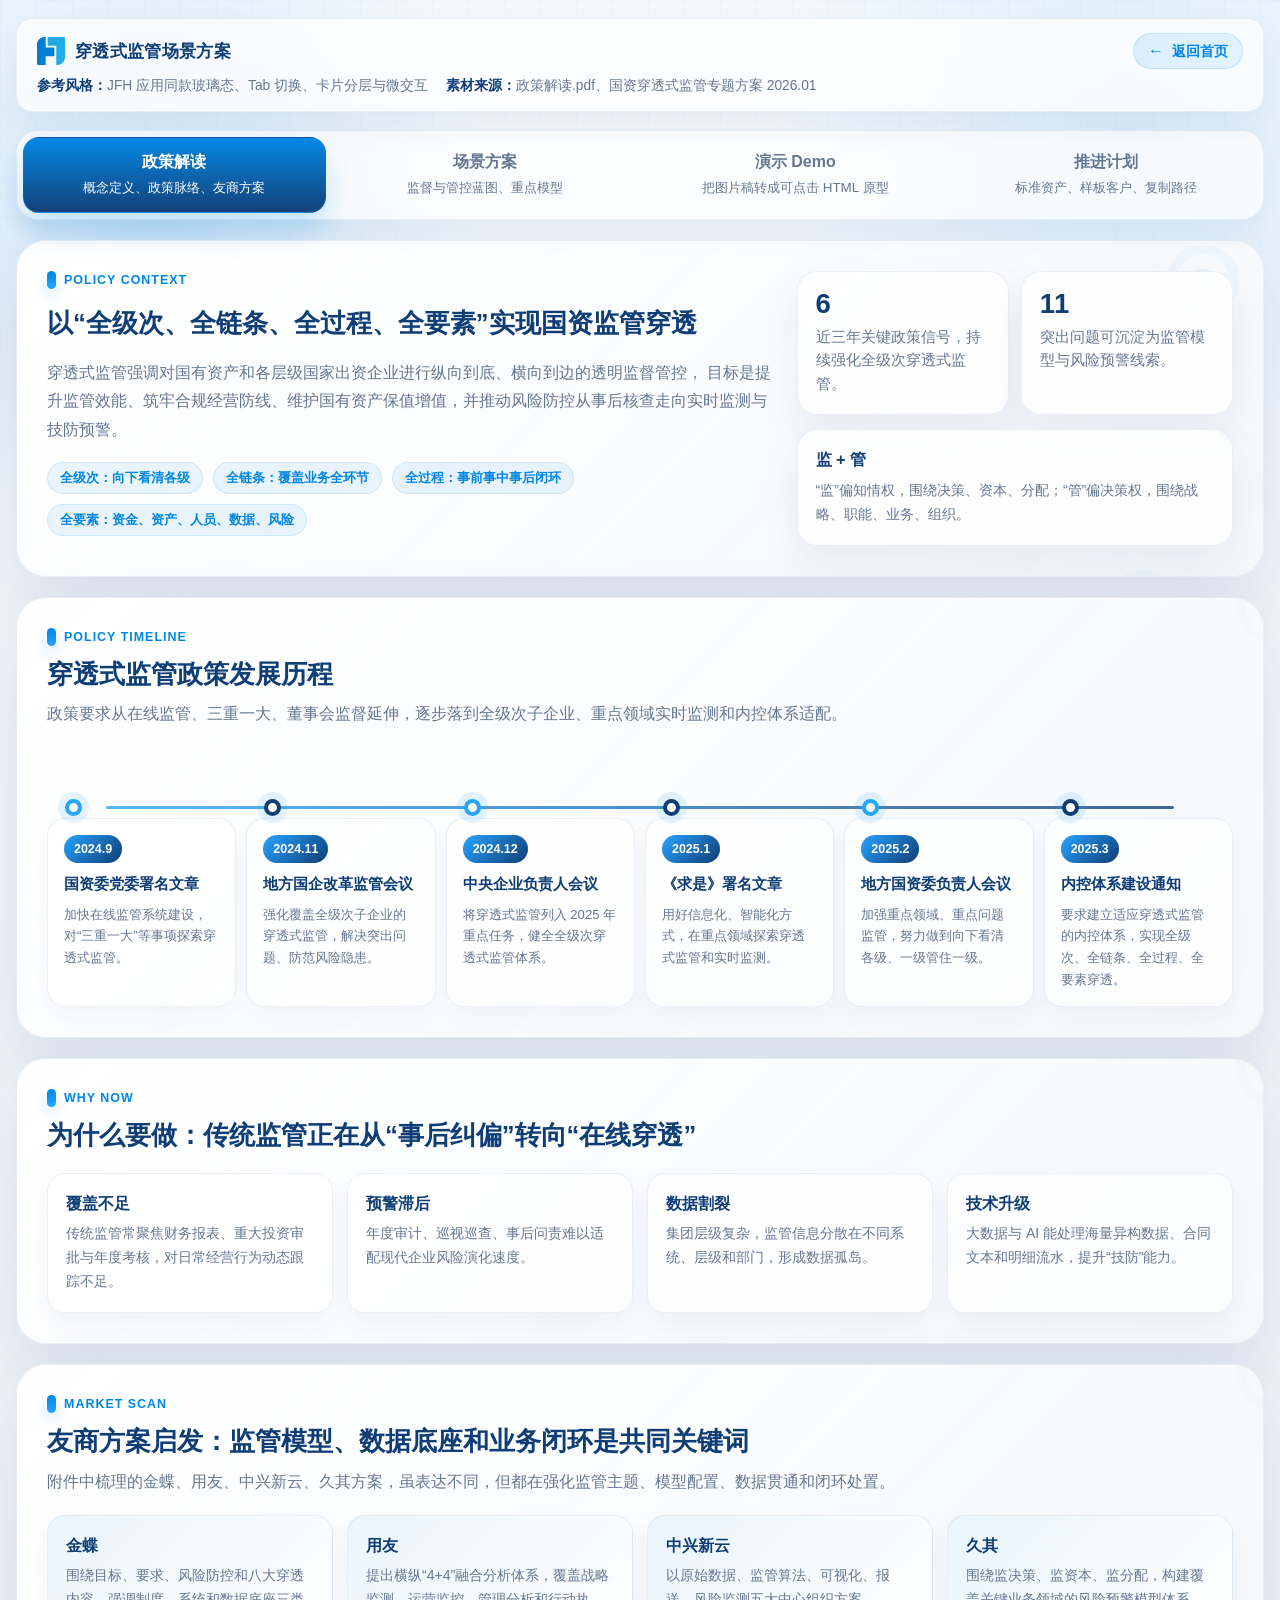
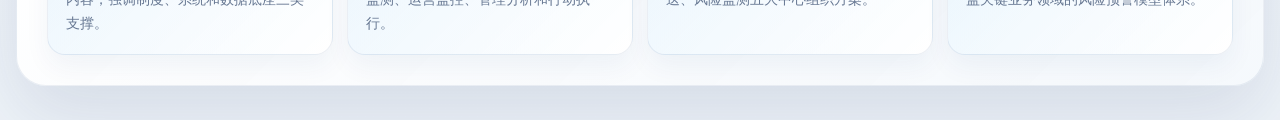
<file: PenetratingSupervision/index.html>
<!DOCTYPE html>
<html lang="zh-CN">
<head>
  <meta charset="UTF-8">
  <meta name="viewport" content="width=device-width, initial-scale=1.0">
  <title>穿透式监管场景方案</title>
  <meta name="description" content="参考 JFH 应用风格设计的穿透式监管 HTML 原型，包含政策解读、场景方案、交互演示 Demo 与推进计划。">
  <style>
    :root {
      --font-family: "Microsoft YaHei", "PingFang SC", "SF Pro Display", sans-serif;

      --color-primary-deep: #0f3d75;
      --color-primary: #006fc2;
      --color-primary-strong: #0086e6;
      --color-primary-light: #27a4ff;
      --color-primary-300: #b7e2ff;
      --color-primary-100: #e2f4ff;

      --navy-900: var(--color-primary-deep);
      --navy-800: var(--color-primary);
      --navy-700: var(--color-primary-strong);
      --sky-500: var(--color-primary-light);
      --sky-300: var(--color-primary-300);
      --sky-200: var(--color-primary-100);
      --violet: var(--color-primary-deep);
      --green: #36c783;
      --orange: #f59f35;
      --danger: #dc5f5f;

      --bg: #eef3f8;
      --paper: rgba(255, 255, 255, 0.92);
      --paper-strong: rgba(255, 255, 255, 0.98);
      --line: rgba(23, 52, 110, 0.12);
      --line-strong: rgba(23, 52, 110, 0.2);
      --text: #203554;
      --text-soft: #667792;

      --font-size-brand: 1.08rem;
      --font-size-meta: 0.86rem;
      --font-size-nav-action: 0.88rem;
      --font-size-eyebrow: 0.78rem;
      --font-size-tab-title: 1rem;
      --font-size-tab-desc: 0.84rem;
      --font-size-hero-title: clamp(1.28rem, 2vw, 1.7rem);
      --font-size-subtitle: 1rem;
      --font-size-section-title: clamp(1.28rem, 2vw, 1.7rem);
      --font-size-section-desc: 0.98rem;
      --font-size-card-title: 1.02rem;
      --font-size-card-title-sm: 0.96rem;
      --font-size-body: 0.92rem;
      --font-size-body-sm: 0.88rem;
      --font-size-chip: 0.84rem;
      --font-size-number-lg: 1.72rem;
      --font-size-number-md: 1.16rem;
      --font-size-demo-brand: 1.12rem;

      --tab-height: 76px;
      --tab-text-default: var(--text-soft);
      --tab-text-strong: var(--navy-900);
      --tab-text-active: #ffffff;
      --tab-bg-hover: rgba(255, 255, 255, 0.76);
      --tab-border-hover: rgba(23, 52, 110, 0.1);
      --tab-bg-active: linear-gradient(180deg, rgba(0, 134, 230, 0.98), rgba(15, 61, 117, 0.98));
      --tab-border-active: rgba(0, 134, 230, 0.28);
      --tab-shadow-active: 0 18px 30px rgba(0, 134, 230, 0.2);

      --accent-gradient: linear-gradient(135deg, var(--navy-700), var(--sky-500));
      --accent-gradient-strong: linear-gradient(180deg, rgba(0, 134, 230, 0.98), rgba(15, 61, 117, 0.98));
      --shadow-lg: 0 28px 72px rgba(23, 52, 110, 0.12);
      --shadow-md: 0 18px 40px rgba(23, 52, 110, 0.08);
      --radius-xl: 26px;
      --radius-lg: 18px;
      --radius-md: 14px;
      --radius-sm: 10px;
      --max-width: 1440px;
      --nav-height: 68px;
      --anim: 220ms cubic-bezier(.2, .8, .2, 1);
    }

    * {
      box-sizing: border-box;
    }

    html {
      scroll-behavior: smooth;
    }

    body {
      margin: 0;
      font-family: var(--font-family);
      color: var(--text);
      background:
        radial-gradient(circle at 12% 12%, rgba(0, 134, 230, 0.15), transparent 18%),
        radial-gradient(circle at 88% 8%, rgba(39, 164, 255, 0.13), transparent 18%),
        linear-gradient(180deg, #f4f8fc 0%, var(--bg) 100%);
      overflow-x: hidden;
    }

    body::before {
      content: "";
      position: fixed;
      inset: 0;
      pointer-events: none;
      background-image:
        linear-gradient(rgba(0, 134, 230, 0.028) 1px, transparent 1px),
        linear-gradient(90deg, rgba(0, 134, 230, 0.028) 1px, transparent 1px);
      background-size: 36px 36px;
      mask-image: linear-gradient(180deg, rgba(0, 0, 0, 0.86), transparent 95%);
    }

    a {
      color: inherit;
      text-decoration: none;
    }

    button {
      font: inherit;
      color: inherit;
      cursor: pointer;
      border: 0;
      background: none;
    }

    h1,
    h2,
    h3,
    h4,
    p {
      margin: 0;
    }

    .shell {
      width: min(calc(100% - 32px), var(--max-width));
      margin: 0 auto;
      padding: 18px 0 34px;
      position: relative;
    }

    .topbar {
      position: sticky;
      top: 14px;
      z-index: 50;
      display: grid;
      gap: 6px;
      min-height: var(--nav-height);
      padding: 14px 20px;
      border-radius: 16px;
      background: rgba(255, 255, 255, 0.76);
      backdrop-filter: blur(18px);
      border: 1px solid rgba(23, 52, 110, 0.08);
      box-shadow: 0 14px 32px rgba(23, 52, 110, 0.06);
    }

    .topbar-head {
      display: flex;
      align-items: center;
      justify-content: space-between;
      gap: 14px;
    }

    .topbar-title {
      display: inline-flex;
      align-items: center;
      gap: 10px;
      min-width: 0;
      font-size: var(--font-size-brand);
      font-weight: 800;
      letter-spacing: 0.02em;
      color: var(--navy-900);
    }

    .topbar-title img {
      width: 28px;
      height: auto;
      display: block;
    }

    .home-link {
      display: inline-flex;
      align-items: center;
      justify-content: center;
      gap: 8px;
      min-height: 36px;
      padding: 0 14px;
      border-radius: 999px;
      background: linear-gradient(135deg, rgba(0, 134, 230, 0.12), rgba(39, 164, 255, 0.1));
      border: 1px solid rgba(0, 134, 230, 0.14);
      color: var(--navy-700);
      font-size: var(--font-size-nav-action);
      font-weight: 800;
      white-space: nowrap;
      transition: transform var(--anim), box-shadow var(--anim), border-color var(--anim);
    }

    .home-link:hover {
      transform: translateY(-1px);
      border-color: rgba(0, 134, 230, 0.22);
      box-shadow: 0 12px 22px rgba(0, 134, 230, 0.08);
    }

    .home-link::before {
      content: "←";
      font-size: 1rem;
      line-height: 1;
    }

    .topbar-meta {
      display: flex;
      align-items: center;
      gap: 18px;
      flex-wrap: wrap;
      font-size: var(--font-size-meta);
      line-height: 1.6;
      color: var(--text-soft);
    }

    .topbar-meta strong {
      color: var(--navy-900);
    }

    .page {
      display: grid;
      gap: 20px;
      margin-top: 18px;
    }

    .tabs-wrap {
      position: sticky;
      top: calc(14px + var(--nav-height) + 10px);
      z-index: 40;
      padding: 6px;
      border-radius: 22px;
      background: rgba(255, 255, 255, 0.72);
      backdrop-filter: blur(18px);
      border: 1px solid rgba(23, 52, 110, 0.08);
      box-shadow: 0 12px 30px rgba(23, 52, 110, 0.05);
    }

    .tabs {
      display: grid;
      grid-template-columns: repeat(4, minmax(0, 1fr));
      gap: 8px;
    }

    .tab-btn {
      display: grid;
      gap: 4px;
      align-items: center;
      justify-items: center;
      text-align: center;
      min-height: var(--tab-height);
      padding: 14px 12px;
      border-radius: 16px;
      border: 1px solid transparent;
      color: var(--tab-text-default);
      transition: transform var(--anim), border-color var(--anim), background var(--anim), box-shadow var(--anim), color var(--anim);
    }

    .tab-btn strong {
      font-size: var(--font-size-tab-title);
      color: inherit;
    }

    .tab-btn span {
      font-size: var(--font-size-tab-desc);
      line-height: 1.45;
    }

    .tab-btn:hover {
      transform: translateY(-1px);
      border-color: var(--tab-border-hover);
      background: var(--tab-bg-hover);
    }

    .tab-btn.is-active {
      color: var(--tab-text-active);
      background: var(--tab-bg-active);
      border-color: var(--tab-border-active);
      box-shadow: var(--tab-shadow-active);
    }

    .tab-btn.is-active strong,
    .tab-btn.is-active span {
      color: var(--tab-text-active);
    }

    .tab-panel {
      display: none;
      animation: panelIn 260ms ease both;
    }

    .tab-panel.is-active {
      display: block;
    }

    @keyframes panelIn {
      from {
        opacity: 0;
        transform: translateY(8px);
      }
      to {
        opacity: 1;
        transform: translateY(0);
      }
    }

    .hero,
    .section-card {
      position: relative;
      overflow: hidden;
      border-radius: 30px;
      background:
        linear-gradient(135deg, rgba(255, 255, 255, 0.94), rgba(244, 248, 252, 0.9)),
        var(--paper);
      border: 1px solid rgba(23, 52, 110, 0.08);
      box-shadow: var(--shadow-lg);
      padding: 30px;
    }

    .hero::before,
    .hero::after,
    .section-card::before {
      content: "";
      position: absolute;
      border-radius: 24px;
      transform: rotate(45deg);
      background:
        radial-gradient(circle, rgba(0, 134, 230, 0.2) 0 12px, transparent 13px 26px, rgba(39, 164, 255, 0.14) 27px 36px, transparent 37px),
        linear-gradient(180deg, rgba(255, 255, 255, 0.08), transparent);
      pointer-events: none;
      opacity: 0.34;
    }

    .hero::before {
      width: 360px;
      height: 360px;
      right: -120px;
      top: -140px;
    }

    .hero::after {
      width: 320px;
      height: 320px;
      right: -40px;
      bottom: -190px;
      opacity: 0.24;
    }

    .section-card::before {
      width: 220px;
      height: 220px;
      right: -120px;
      top: -100px;
      opacity: 0.16;
    }

    .hero-grid,
    .section-content {
      position: relative;
      z-index: 1;
    }

    .hero-grid {
      display: grid;
      grid-template-columns: minmax(0, 1.25fr) minmax(330px, 0.75fr);
      gap: 22px;
      align-items: stretch;
    }

    .hero-copy {
      display: grid;
      gap: 18px;
      align-content: start;
    }

    .eyebrow,
    .section-kicker {
      display: inline-flex;
      align-items: center;
      width: fit-content;
      gap: 8px;
      font-size: var(--font-size-eyebrow);
      font-weight: 900;
      color: var(--navy-700);
      text-transform: uppercase;
      letter-spacing: 0.08em;
    }

    .eyebrow::before,
    .section-kicker::before {
      content: "";
      width: 9px;
      height: 18px;
      border-radius: 999px;
      background: linear-gradient(180deg, var(--navy-700), var(--sky-500));
      box-shadow: 0 6px 14px rgba(0, 134, 230, 0.22);
    }

    .hero-title {
      max-width: 780px;
      font-size: var(--font-size-hero-title);
      line-height: 1.32;
      color: var(--navy-900);
    }

    .subtitle {
      max-width: 900px;
      color: var(--text-soft);
      font-size: var(--font-size-subtitle);
      line-height: 1.78;
    }

    .hero-pills,
    .pill-row {
      display: flex;
      flex-wrap: wrap;
      gap: 10px;
    }

    .pill,
    .hero-pills span,
    .pill-row span {
      display: inline-flex;
      align-items: center;
      min-height: 32px;
      padding: 0 12px;
      border-radius: 999px;
      background: rgba(0, 134, 230, 0.08);
      border: 1px solid rgba(0, 134, 230, 0.11);
      color: var(--navy-700);
      font-size: var(--font-size-chip);
      font-weight: 800;
    }

    .hero-side {
      display: grid;
      gap: 14px;
    }

    .stat-card {
      border-radius: 20px;
      padding: 18px;
      background: rgba(255, 255, 255, 0.84);
      border: 1px solid rgba(23, 52, 110, 0.08);
      box-shadow: var(--shadow-md);
    }

    .stat-card strong {
      display: block;
      color: var(--navy-900);
      font-size: var(--font-size-number-lg);
      line-height: 1;
      letter-spacing: -0.04em;
    }

    .hero-side > .stat-card strong {
      font-size: var(--font-size-card-title);
      line-height: 1.35;
      letter-spacing: 0;
    }

    .stat-card span {
      display: block;
      margin-top: 8px;
      color: var(--text-soft);
      line-height: 1.6;
      font-size: var(--font-size-body);
    }

    .hero-side > .stat-card span {
      font-size: var(--font-size-body-sm);
      line-height: 1.72;
    }

    .mini-grid {
      display: grid;
      grid-template-columns: repeat(2, minmax(0, 1fr));
      gap: 12px;
    }

    .panel-shell {
      display: grid;
      gap: 20px;
      margin-top: 20px;
    }

    .section-header {
      position: relative;
      z-index: 1;
      display: flex;
      align-items: flex-start;
      justify-content: space-between;
      gap: 16px;
      margin-bottom: 20px;
    }

    .section-title {
      margin-top: 8px;
      font-size: var(--font-size-section-title);
      line-height: 1.32;
      color: var(--navy-900);
    }

    .section-desc {
      margin-top: 9px;
      max-width: 920px;
      color: var(--text-soft);
      line-height: 1.78;
      font-size: var(--font-size-section-desc);
    }

    .grid-2,
    .grid-3,
    .grid-4 {
      position: relative;
      z-index: 1;
      display: grid;
      gap: 14px;
    }

    .grid-2 {
      grid-template-columns: repeat(2, minmax(0, 1fr));
    }

    .grid-3 {
      grid-template-columns: repeat(3, minmax(0, 1fr));
    }

    .grid-4 {
      grid-template-columns: repeat(4, minmax(0, 1fr));
    }

    .info-card,
    .contrast-card,
    .path-card,
    .metric-card,
    .model-card,
    .risk-card {
      position: relative;
      overflow: hidden;
      border-radius: var(--radius-lg);
      background: rgba(255, 255, 255, 0.82);
      border: 1px solid rgba(23, 52, 110, 0.08);
      box-shadow: 0 12px 26px rgba(23, 52, 110, 0.05);
      padding: 18px;
      transition: transform var(--anim), box-shadow var(--anim), border-color var(--anim);
    }

    .info-card:hover,
    .model-card:hover,
    .risk-card:hover {
      transform: translateY(-2px);
      border-color: rgba(0, 134, 230, 0.16);
      box-shadow: 0 18px 32px rgba(23, 52, 110, 0.08);
    }

    .info-card h3,
    .contrast-card h3,
    .path-card h3,
    .metric-card h3,
    .model-card h3,
    .risk-card h3 {
      color: var(--navy-900);
      font-size: var(--font-size-card-title);
      line-height: 1.35;
    }

    .info-card p,
    .contrast-card p,
    .path-card p,
    .model-card p,
    .risk-card p {
      margin-top: 8px;
      color: var(--text-soft);
      line-height: 1.7;
      font-size: var(--font-size-body-sm);
    }

    .contrast-card {
      background:
        linear-gradient(135deg, rgba(0, 134, 230, 0.08), rgba(255, 255, 255, 0.88)),
        rgba(255, 255, 255, 0.86);
    }

    .list {
      display: grid;
      gap: 9px;
      margin-top: 12px;
    }

    .list-item {
      position: relative;
      padding-left: 17px;
      color: var(--text-soft);
      font-size: var(--font-size-body-sm);
      line-height: 1.68;
    }

    .list-item::before {
      content: "";
      position: absolute;
      left: 0;
      top: 0.72em;
      width: 6px;
      height: 6px;
      border-radius: 50%;
      background: linear-gradient(135deg, var(--navy-700), var(--sky-500));
      box-shadow: 0 0 0 4px rgba(0, 134, 230, 0.08);
    }

    .timeline {
      position: relative;
      z-index: 1;
      display: grid;
      grid-template-columns: repeat(6, minmax(0, 1fr));
      gap: 10px;
      padding-top: 26px;
    }

    .timeline::before {
      content: "";
      position: absolute;
      left: 5%;
      right: 5%;
      top: 58px;
      height: 3px;
      border-radius: 999px;
      background: linear-gradient(90deg, var(--sky-500), var(--violet));
      opacity: 0.78;
    }

    .timeline-card {
      position: relative;
      display: grid;
      gap: 13px;
      padding-top: 44px;
      min-height: 170px;
    }

    .timeline-dot {
      position: absolute;
      top: 25px;
      left: 18px;
      width: 17px;
      height: 17px;
      border-radius: 50%;
      background: #fff;
      border: 4px solid var(--sky-500);
      box-shadow: 0 0 0 7px rgba(39, 164, 255, 0.13);
      z-index: 1;
    }

    .timeline-card:nth-child(even) .timeline-dot {
      border-color: var(--violet);
    }

    .timeline-body {
      padding: 16px;
      border-radius: 18px;
      background: rgba(255, 255, 255, 0.78);
      border: 1px solid rgba(23, 52, 110, 0.08);
      box-shadow: 0 10px 22px rgba(23, 52, 110, 0.04);
    }

    .timeline-date {
      display: inline-flex;
      align-items: center;
      min-height: 28px;
      padding: 0 10px;
      border-radius: 999px;
      background: linear-gradient(135deg, var(--sky-500), var(--violet));
      color: #fff;
      font-size: 0.78rem;
      font-weight: 900;
    }

    .timeline-body h3 {
      margin-top: 10px;
      color: var(--navy-900);
      font-size: var(--font-size-card-title-sm);
      line-height: 1.45;
    }

    .timeline-body p {
      margin-top: 8px;
      color: var(--text-soft);
      font-size: 0.82rem;
      line-height: 1.65;
    }

    .matrix {
      position: relative;
      z-index: 1;
      display: grid;
      grid-template-columns: 0.7fr repeat(4, 1fr);
      gap: 8px;
    }

    .matrix-cell {
      min-height: 92px;
      padding: 13px;
      border-radius: 15px;
      background: rgba(255, 255, 255, 0.76);
      border: 1px solid rgba(23, 52, 110, 0.08);
      color: var(--text-soft);
      line-height: 1.6;
      font-size: 0.84rem;
    }

    .matrix-cell.head {
      min-height: auto;
      color: var(--navy-700);
      background: rgba(226, 244, 255, 0.78);
      font-weight: 900;
      text-align: center;
    }

    .matrix-cell.side {
      display: flex;
      align-items: center;
      justify-content: center;
      color: var(--navy-900);
      font-weight: 900;
      background: rgba(246, 248, 255, 0.82);
      text-align: center;
    }

    .blueprint {
      position: relative;
      z-index: 1;
      display: grid;
      gap: 14px;
    }

    .layer {
      display: grid;
      grid-template-columns: 140px minmax(0, 1fr);
      gap: 12px;
      align-items: stretch;
    }

    .layer-label {
      display: flex;
      align-items: center;
      justify-content: center;
      border-radius: 18px;
      background: linear-gradient(135deg, rgba(0, 134, 230, 0.12), rgba(111, 99, 246, 0.12));
      border: 1px solid rgba(0, 134, 230, 0.12);
      color: var(--navy-900);
      font-weight: 900;
      text-align: center;
      min-height: 86px;
    }

    .layer-items {
      display: grid;
      grid-template-columns: repeat(4, minmax(0, 1fr));
      gap: 10px;
    }

    .layer-item {
      border-radius: 16px;
      padding: 14px;
      background: rgba(255, 255, 255, 0.78);
      border: 1px solid rgba(23, 52, 110, 0.08);
    }

    .layer-item strong {
      display: block;
      color: var(--navy-900);
      font-size: var(--font-size-card-title-sm);
    }

    .layer-item span {
      display: block;
      margin-top: 6px;
      color: var(--text-soft);
      font-size: 0.8rem;
      line-height: 1.55;
    }

    .solution-grid {
      position: relative;
      z-index: 1;
      display: grid;
      grid-template-columns: minmax(0, 0.85fr) minmax(0, 1.15fr);
      gap: 16px;
      align-items: start;
    }

    .model-list {
      display: grid;
      gap: 10px;
    }

    .model-card {
      text-align: left;
      width: 100%;
    }

    .model-card.is-active {
      border-color: rgba(0, 134, 230, 0.32);
      background:
        linear-gradient(135deg, rgba(0, 134, 230, 0.12), rgba(255, 255, 255, 0.88));
      box-shadow: 0 18px 34px rgba(0, 134, 230, 0.1);
    }

    .model-detail {
      min-height: 100%;
      padding: 22px;
      border-radius: 22px;
      background: rgba(255, 255, 255, 0.82);
      border: 1px solid rgba(23, 52, 110, 0.08);
      box-shadow: var(--shadow-md);
    }

    .model-detail h3 {
      color: var(--navy-900);
      font-size: var(--font-size-card-title);
    }

    .model-detail p {
      margin-top: 10px;
      color: var(--text-soft);
      line-height: 1.8;
      font-size: var(--font-size-body);
    }

    .tags {
      display: flex;
      flex-wrap: wrap;
      gap: 8px;
      margin-top: 16px;
    }

    .tag {
      display: inline-flex;
      align-items: center;
      min-height: 30px;
      padding: 0 10px;
      border-radius: 999px;
      background: rgba(0, 134, 230, 0.08);
      color: var(--navy-700);
      font-weight: 800;
      font-size: 0.76rem;
      border: 1px solid rgba(0, 134, 230, 0.12);
    }

    .demo-app {
      position: relative;
      z-index: 1;
      overflow: hidden;
      border-radius: 26px;
      min-height: 820px;
      background:
        radial-gradient(circle at 38% 9%, rgba(43, 151, 255, 0.22), transparent 18%),
        radial-gradient(circle at 80% 6%, rgba(111, 99, 246, 0.16), transparent 20%),
        linear-gradient(180deg, #f6f9ff 0%, #edf3ff 100%);
      border: 1px solid rgba(23, 52, 110, 0.1);
      box-shadow: inset 0 0 0 1px rgba(255, 255, 255, 0.66), 0 20px 45px rgba(23, 52, 110, 0.1);
    }

    .app-top {
      height: 74px;
      display: flex;
      align-items: center;
      justify-content: space-between;
      padding: 0 24px;
      background: rgba(255, 255, 255, 0.64);
      border-bottom: 1px solid rgba(23, 52, 110, 0.08);
      backdrop-filter: blur(16px);
    }

    .app-brand {
      display: flex;
      align-items: center;
      gap: 13px;
      color: #161e2f;
      font-size: var(--font-size-demo-brand);
      font-weight: 900;
      letter-spacing: 0.02em;
      white-space: nowrap;
    }

    .app-mark {
      width: 27px;
      height: 27px;
      position: relative;
      display: inline-grid;
      gap: 5px;
    }

    .app-mark i {
      display: block;
      height: 7px;
      border-radius: 8px 0 8px 8px;
      background: linear-gradient(135deg, #157fe8, #39adff);
    }

    .app-mark i:nth-child(2) {
      width: 75%;
    }

    .app-mark i:nth-child(3) {
      width: 45%;
    }

    .app-nav {
      display: flex;
      align-items: center;
      gap: 6px;
      flex-wrap: wrap;
      justify-content: center;
    }

    .app-nav button {
      padding: 9px 13px;
      border-radius: 999px;
      font-size: var(--font-size-meta);
      font-weight: 900;
      color: var(--tab-text-default);
      border: 1px solid transparent;
      transition: background var(--anim), color var(--anim), border-color var(--anim);
    }

    .app-nav button.is-active {
      color: var(--navy-700);
      background: var(--tab-bg-hover);
      border-color: var(--tab-border-hover);
    }

    .avatar {
      width: 34px;
      height: 34px;
      border-radius: 50%;
      background:
        radial-gradient(circle at 48% 32%, #ffe0cc 0 18%, transparent 19%),
        linear-gradient(135deg, #3e4a5f, #101826);
      border: 3px solid #fff;
      box-shadow: 0 6px 15px rgba(23, 52, 110, 0.12);
    }

    .app-stage {
      display: grid;
      grid-template-columns: minmax(0, 1fr) 305px;
      gap: 18px;
      padding: 18px;
    }

    .app-main {
      display: grid;
      gap: 16px;
    }

    .app-card {
      border-radius: 16px;
      padding: 15px;
      background: rgba(255, 255, 255, 0.76);
      border: 1px solid rgba(23, 52, 110, 0.1);
      box-shadow: 0 14px 32px rgba(23, 52, 110, 0.06);
      backdrop-filter: blur(12px);
    }

    .app-card-title {
      display: flex;
      align-items: center;
      justify-content: space-between;
      gap: 10px;
      color: #172238;
      font-weight: 900;
      font-size: var(--font-size-card-title-sm);
      margin-bottom: 12px;
    }

    .app-card-title::before {
      content: "";
      width: 5px;
      height: 20px;
      border-radius: 999px;
      background: var(--accent-gradient);
      margin-right: auto;
      order: -1;
    }

    .demo-note {
      display: inline-flex;
      align-items: center;
      min-height: 26px;
      padding: 0 9px;
      border-radius: 999px;
      color: var(--navy-700);
      background: rgba(0, 134, 230, 0.08);
      font-size: 0.7rem;
      font-weight: 900;
      white-space: nowrap;
    }

    .app-grid-top {
      display: grid;
      grid-template-columns: minmax(0, 1fr) minmax(360px, 0.82fr);
      gap: 16px;
    }

    .demo-timeline {
      display: grid;
      grid-template-columns: repeat(6, minmax(0, 1fr));
      gap: 6px;
      position: relative;
      padding: 4px 4px 8px;
    }

    .demo-timeline::before {
      content: "";
      position: absolute;
      left: 8%;
      right: 8%;
      top: 50px;
      height: 3px;
      background: linear-gradient(90deg, var(--sky-500), var(--navy-700));
      border-radius: 999px;
    }

    .demo-time {
      position: relative;
      display: grid;
      gap: 33px;
      justify-items: center;
      text-align: center;
      color: #4d5d78;
      font-size: 0.72rem;
      line-height: 1.45;
    }

    .demo-time strong {
      display: inline-flex;
      align-items: center;
      min-height: 22px;
      padding: 0 9px;
      border-radius: 999px;
      color: #fff;
      background: var(--accent-gradient-strong);
      font-size: 0.72rem;
      z-index: 1;
    }

    .demo-time i {
      position: absolute;
      top: 40px;
      width: 16px;
      height: 16px;
      border-radius: 50%;
      background: #fff;
      border: 4px solid var(--sky-500);
      box-shadow: 0 0 0 6px rgba(39, 164, 255, 0.13);
    }

    .issue-tabs {
      display: grid;
      grid-template-columns: repeat(4, minmax(0, 1fr));
      gap: 9px;
      margin-bottom: 8px;
    }

    .issue-tab {
      min-height: 48px;
      padding: 0 13px;
      display: flex;
      align-items: center;
      justify-content: space-between;
      gap: 8px;
      border-radius: 10px;
      background: rgba(255, 255, 255, 0.68);
      border: 1px solid rgba(23, 52, 110, 0.12);
      font-size: 0.8rem;
      font-weight: 900;
      transition: background var(--anim), border-color var(--anim), transform var(--anim);
    }

    .issue-tab i {
      display: inline-flex;
      align-items: center;
      justify-content: center;
      width: 22px;
      height: 22px;
      border-radius: 7px;
      color: #fff;
      font-style: normal;
      background: var(--accent-gradient);
      font-size: 0.7rem;
    }

    .issue-tab.is-active {
      background: #fff;
      border-color: rgba(0, 134, 230, 0.26);
      color: var(--navy-700);
      transform: translateY(-1px);
      box-shadow: 0 10px 24px rgba(0, 134, 230, 0.08);
    }

    .policy-table {
      display: grid;
      grid-template-columns: 0.55fr 1fr 1.1fr 1.15fr;
      gap: 6px;
      padding: 6px;
      border-radius: 12px;
      background: rgba(255, 255, 255, 0.72);
    }

    .policy-table div {
      min-height: 54px;
      padding: 12px;
      border-radius: 9px;
      background: rgba(245, 248, 255, 0.9);
      font-size: 0.76rem;
      line-height: 1.5;
      display: flex;
      align-items: center;
      justify-content: center;
      text-align: center;
    }

    .policy-table .head {
      color: var(--navy-700);
      background: rgba(226, 244, 255, 0.9);
      font-weight: 900;
    }

    .demo-middle {
      display: grid;
      grid-template-columns: minmax(0, 1fr) 330px;
      gap: 16px;
    }

    .demo-models {
      display: grid;
      gap: 13px;
    }

    .model-group-title {
      color: var(--violet);
      font-size: 0.8rem;
      font-weight: 900;
    }

    .model-thumbs {
      display: grid;
      grid-template-columns: repeat(4, minmax(0, 1fr));
      gap: 10px;
    }

    .model-thumb {
      display: grid;
      gap: 8px;
      text-align: center;
    }

    .model-screen {
      height: 82px;
      border-radius: 8px;
      border: 1px solid rgba(0, 134, 230, 0.18);
      background:
        linear-gradient(90deg, rgba(0, 134, 230, 0.18), transparent 26%),
        linear-gradient(180deg, rgba(111, 99, 246, 0.1), transparent 48%),
        #fff;
      position: relative;
      overflow: hidden;
      box-shadow: inset 0 0 0 1px rgba(255, 255, 255, 0.7);
      transition: transform var(--anim), border-color var(--anim);
    }

    .model-screen::before,
    .model-screen::after {
      content: "";
      position: absolute;
      inset: 11px 12px auto 42px;
      height: 8px;
      border-radius: 999px;
      background: rgba(0, 134, 230, 0.17);
      box-shadow:
        0 17px 0 rgba(52, 199, 137, 0.18),
        0 34px 0 rgba(111, 99, 246, 0.14);
    }

    .model-screen::after {
      left: auto;
      right: 12px;
      width: 42px;
      height: 42px;
      border-radius: 50%;
      background:
        conic-gradient(from 30deg, var(--sky-500) 0 38%, rgba(111, 99, 246, 0.8) 38% 72%, rgba(245, 159, 53, 0.75) 72% 100%);
      box-shadow: none;
      opacity: 0.7;
    }

    .model-thumb.is-active .model-screen {
      transform: translateY(-2px);
      border-color: rgba(111, 99, 246, 0.55);
      box-shadow: 0 12px 22px rgba(111, 99, 246, 0.12);
    }

    .model-thumb span {
      font-size: 0.76rem;
      font-weight: 900;
      color: #1d2943;
    }

    .flow-card {
      display: grid;
      place-items: center;
      min-height: 360px;
      position: relative;
      overflow: hidden;
    }

    .flow-map {
      position: relative;
      width: 260px;
      height: 310px;
    }

    .flow-node {
      position: absolute;
      display: flex;
      align-items: center;
      justify-content: center;
      min-width: 120px;
      height: 52px;
      padding: 0 18px;
      border-radius: 999px;
      background: linear-gradient(135deg, #eff7ff, #e7ecff);
      color: var(--navy-700);
      font-weight: 900;
      box-shadow: 0 16px 32px rgba(23, 52, 110, 0.08);
      transition: transform var(--anim), background var(--anim), color var(--anim);
    }

    .flow-node.is-active {
      color: #fff;
      background: var(--accent-gradient-strong);
      transform: translateY(-2px);
    }

    .flow-node.overview {
      top: 8px;
      right: 4px;
    }

    .flow-node.config {
      top: 88px;
      left: 2px;
    }

    .flow-node.clue {
      top: 164px;
      right: 4px;
    }

    .flow-node.dispose {
      top: 242px;
      left: 14px;
    }

    .flow-icon {
      position: absolute;
      width: 60px;
      height: 60px;
      border-radius: 22px;
      display: grid;
      place-items: center;
      color: #fff;
      font-weight: 900;
      background: var(--accent-gradient);
      box-shadow: 0 18px 32px rgba(0, 134, 230, 0.16);
      z-index: 2;
    }

    .flow-icon.one {
      top: 48px;
      left: 90px;
    }

    .flow-icon.two {
      top: 132px;
      left: 132px;
    }

    .flow-icon.three {
      top: 206px;
      left: 90px;
    }

    .app-side {
      display: grid;
      gap: 14px;
      align-content: start;
    }

    .insight-card {
      min-height: 130px;
      border-radius: 18px;
      padding: 18px;
      background: rgba(255, 255, 255, 0.78);
      border: 1px solid rgba(23, 52, 110, 0.1);
      box-shadow: 0 14px 32px rgba(23, 52, 110, 0.06);
    }

    .insight-card h3 {
      color: var(--navy-900);
      font-size: var(--font-size-card-title-sm);
    }

    .insight-card p {
      margin-top: 8px;
      color: var(--text-soft);
      font-size: 0.84rem;
      line-height: 1.7;
    }

    .risk-score {
      display: grid;
      grid-template-columns: 1fr 1fr;
      gap: 10px;
    }

    .score-box {
      border-radius: 16px;
      padding: 14px;
      background: rgba(255, 255, 255, 0.78);
      border: 1px solid rgba(23, 52, 110, 0.08);
    }

    .score-box strong {
      color: var(--navy-900);
      font-size: var(--font-size-number-md);
      line-height: 1;
    }

    .score-box span {
      display: block;
      margin-top: 6px;
      color: var(--text-soft);
      font-size: 0.76rem;
    }

    .progress {
      height: 8px;
      margin-top: 10px;
      border-radius: 999px;
      background: rgba(0, 134, 230, 0.1);
      overflow: hidden;
    }

    .progress i {
      display: block;
      height: 100%;
      border-radius: inherit;
      background: linear-gradient(90deg, var(--sky-500), var(--navy-700));
    }

    .scenario-list {
      display: grid;
      gap: 10px;
    }

    .scenario-item {
      display: flex;
      align-items: center;
      justify-content: space-between;
      gap: 10px;
      min-height: 56px;
      padding: 12px 14px;
      border-radius: 15px;
      background: rgba(255, 255, 255, 0.76);
      border: 1px solid rgba(23, 52, 110, 0.08);
    }

    .scenario-item strong {
      color: var(--navy-900);
      font-size: var(--font-size-body);
    }

    .scenario-item span {
      color: var(--text-soft);
      font-size: 0.76rem;
    }

    .state {
      flex: 0 0 auto;
      display: inline-flex;
      align-items: center;
      min-height: 26px;
      padding: 0 9px;
      border-radius: 999px;
      font-size: 0.72rem;
      font-weight: 900;
    }

    .state.ready {
      color: #127d50;
      background: rgba(54, 199, 131, 0.12);
    }

    .state.plan {
      color: #94620c;
      background: rgba(245, 159, 53, 0.14);
    }

    .roadmap {
      position: relative;
      z-index: 1;
      display: grid;
      grid-template-columns: repeat(4, minmax(0, 1fr));
      gap: 14px;
    }

    .roadmap-step {
      position: relative;
      padding: 20px;
      border-radius: 20px;
      background: rgba(255, 255, 255, 0.82);
      border: 1px solid rgba(23, 52, 110, 0.08);
      box-shadow: 0 12px 26px rgba(23, 52, 110, 0.05);
    }

    .roadmap-step::before {
      content: attr(data-step);
      display: inline-flex;
      align-items: center;
      justify-content: center;
      width: 42px;
      height: 42px;
      border-radius: 16px;
      margin-bottom: 14px;
      color: #fff;
      font-weight: 900;
      background: var(--accent-gradient-strong);
      box-shadow: 0 12px 22px rgba(0, 134, 230, 0.16);
    }

    .roadmap-step h3 {
      color: var(--navy-900);
      font-size: var(--font-size-card-title);
      line-height: 1.35;
    }

    .roadmap-step p {
      margin-top: 8px;
      color: var(--text-soft);
      line-height: 1.68;
      font-size: var(--font-size-body-sm);
    }

    .footer-note {
      position: relative;
      z-index: 1;
      margin-top: 16px;
      color: var(--text-soft);
      font-size: 0.8rem;
      line-height: 1.65;
    }

    @media (max-width: 1180px) {
      .hero-grid,
      .solution-grid,
      .app-stage,
      .demo-middle,
      .app-grid-top {
        grid-template-columns: 1fr;
      }

      .app-side {
        grid-template-columns: repeat(2, minmax(0, 1fr));
      }

      .timeline,
      .roadmap {
        grid-template-columns: repeat(2, minmax(0, 1fr));
      }

      .timeline::before {
        display: none;
      }
    }

    @media (max-width: 920px) {
      .tabs,
      .grid-2,
      .grid-3,
      .grid-4,
      .layer-items,
      .model-thumbs,
      .issue-tabs,
      .demo-timeline,
      .roadmap,
      .timeline {
        grid-template-columns: 1fr;
      }

      .tabs-wrap {
        position: static;
      }

      .layer {
        grid-template-columns: 1fr;
      }

      .app-top {
        height: auto;
        align-items: flex-start;
        gap: 12px;
        flex-direction: column;
        padding: 16px;
      }

      .policy-table,
      .matrix {
        grid-template-columns: 1fr;
      }

      .app-side,
      .mini-grid,
      .risk-score {
        grid-template-columns: 1fr;
      }

      .timeline {
        padding-top: 0;
        gap: 14px;
      }

      .timeline::before {
        display: block;
        left: 23px;
        right: auto;
        top: 18px;
        bottom: 18px;
        width: 3px;
        height: auto;
        background: linear-gradient(180deg, var(--sky-500), var(--navy-700));
        opacity: 0.7;
      }

      .timeline-card {
        min-height: auto;
        padding-top: 0;
        padding-left: 42px;
      }

      .timeline-dot {
        top: 18px;
        left: 15px;
        width: 16px;
        height: 16px;
        box-shadow: 0 0 0 5px rgba(39, 164, 255, 0.13);
      }

      .timeline-body {
        padding: 14px 15px;
        border-radius: 16px;
      }

      .timeline-body h3 {
        margin-top: 8px;
      }

      .timeline-body p {
        margin-top: 6px;
      }

      .demo-timeline::before {
        display: none;
      }
    }

    @media (max-width: 620px) {
      .shell {
        width: min(calc(100% - 20px), var(--max-width));
      }

      .topbar-head,
      .section-header {
        flex-direction: column;
        align-items: flex-start;
      }

      .hero,
      .section-card {
        padding: 22px;
      }

      .demo-app {
        min-height: auto;
      }

      .app-stage {
        padding: 12px;
      }
    }
  </style>
</head>
<body>
  <div class="shell">
    <header class="topbar">
      <div class="topbar-head">
        <div class="topbar-title">
          <img src="../assets/fanruan-mark.svg" alt="FineAndYou">
          <span>穿透式监管场景方案</span>
        </div>
        <a class="home-link" href="../">返回首页</a>
      </div>
      <div class="topbar-meta">
        <span><strong>参考风格：</strong>JFH 应用同款玻璃态、Tab 切换、卡片分层与微交互</span>
        <span><strong>素材来源：</strong>政策解读.pdf、国资穿透式监管专题方案 2026.01</span>
      </div>
    </header>

    <main class="page">
      <section class="tabs-wrap" aria-label="内容切换区">
        <div class="tabs" role="tablist" aria-label="穿透式监管页面目录">
          <button class="tab-btn is-active" role="tab" aria-selected="true" aria-controls="tab-policy" id="btn-policy" data-tab="policy">
            <strong>政策解读</strong>
            <span>概念定义、政策脉络、友商方案</span>
          </button>
          <button class="tab-btn" role="tab" aria-selected="false" aria-controls="tab-solution" id="btn-solution" data-tab="solution">
            <strong>场景方案</strong>
            <span>监督与管控蓝图、重点模型</span>
          </button>
          <button class="tab-btn" role="tab" aria-selected="false" aria-controls="tab-demo" id="btn-demo" data-tab="demo">
            <strong>演示 Demo</strong>
            <span>把图片稿转成可点击 HTML 原型</span>
          </button>
          <button class="tab-btn" role="tab" aria-selected="false" aria-controls="tab-plan" id="btn-plan" data-tab="plan">
            <strong>推进计划</strong>
            <span>标准资产、样板客户、复制路径</span>
          </button>
        </div>
      </section>

      <section class="tab-panels">
        <div class="tab-panel is-active" id="tab-policy" role="tabpanel" aria-labelledby="btn-policy">
          <section class="hero">
            <div class="hero-grid">
              <div class="hero-copy">
                <div class="eyebrow">Policy Context</div>
                <h1 class="hero-title">以“全级次、全链条、全过程、全要素”实现国资监管穿透</h1>
                <p class="subtitle">
                  穿透式监管强调对国有资产和各层级国家出资企业进行纵向到底、横向到边的透明监督管控，
                  目标是提升监管效能、筑牢合规经营防线、维护国有资产保值增值，并推动风险防控从事后核查走向实时监测与技防预警。
                </p>
                <div class="hero-pills">
                  <span>全级次：向下看清各级</span>
                  <span>全链条：覆盖业务全环节</span>
                  <span>全过程：事前事中事后闭环</span>
                  <span>全要素：资金、资产、人员、数据、风险</span>
                </div>
              </div>
              <aside class="hero-side">
                <div class="mini-grid">
                  <article class="stat-card">
                    <strong>6</strong>
                    <span>近三年关键政策信号，持续强化全级次穿透式监管。</span>
                  </article>
                  <article class="stat-card">
                    <strong>11</strong>
                    <span>突出问题可沉淀为监管模型与风险预警线索。</span>
                  </article>
                </div>
                <article class="stat-card">
                  <strong>监 + 管</strong>
                  <span>“监”偏知情权，围绕决策、资本、分配；“管”偏决策权，围绕战略、职能、业务、组织。</span>
                </article>
              </aside>
            </div>
          </section>

          <div class="panel-shell">
            <section class="section-card">
              <div class="section-header">
                <div>
                  <div class="section-kicker">Policy Timeline</div>
                  <h2 class="section-title">穿透式监管政策发展历程</h2>
                  <p class="section-desc">政策要求从在线监管、三重一大、董事会监督延伸，逐步落到全级次子企业、重点领域实时监测和内控体系适配。</p>
                </div>
              </div>
              <div class="timeline">
                <article class="timeline-card">
                  <i class="timeline-dot"></i>
                  <div class="timeline-body">
                    <span class="timeline-date">2024.9</span>
                    <h3>国资委党委署名文章</h3>
                    <p>加快在线监管系统建设，对“三重一大”等事项探索穿透式监管。</p>
                  </div>
                </article>
                <article class="timeline-card">
                  <i class="timeline-dot"></i>
                  <div class="timeline-body">
                    <span class="timeline-date">2024.11</span>
                    <h3>地方国企改革监管会议</h3>
                    <p>强化覆盖全级次子企业的穿透式监管，解决突出问题、防范风险隐患。</p>
                  </div>
                </article>
                <article class="timeline-card">
                  <i class="timeline-dot"></i>
                  <div class="timeline-body">
                    <span class="timeline-date">2024.12</span>
                    <h3>中央企业负责人会议</h3>
                    <p>将穿透式监管列入 2025 年重点任务，健全全级次穿透式监管体系。</p>
                  </div>
                </article>
                <article class="timeline-card">
                  <i class="timeline-dot"></i>
                  <div class="timeline-body">
                    <span class="timeline-date">2025.1</span>
                    <h3>《求是》署名文章</h3>
                    <p>用好信息化、智能化方式，在重点领域探索穿透式监管和实时监测。</p>
                  </div>
                </article>
                <article class="timeline-card">
                  <i class="timeline-dot"></i>
                  <div class="timeline-body">
                    <span class="timeline-date">2025.2</span>
                    <h3>地方国资委负责人会议</h3>
                    <p>加强重点领域、重点问题监管，努力做到向下看清各级、一级管住一级。</p>
                  </div>
                </article>
                <article class="timeline-card">
                  <i class="timeline-dot"></i>
                  <div class="timeline-body">
                    <span class="timeline-date">2025.3</span>
                    <h3>内控体系建设通知</h3>
                    <p>要求建立适应穿透式监管的内控体系，实现全级次、全链条、全过程、全要素穿透。</p>
                  </div>
                </article>
              </div>
            </section>

            <section class="section-card">
              <div class="section-header">
                <div>
                  <div class="section-kicker">Why Now</div>
                  <h2 class="section-title">为什么要做：传统监管正在从“事后纠偏”转向“在线穿透”</h2>
                </div>
              </div>
              <div class="grid-4">
                <article class="info-card">
                  <h3>覆盖不足</h3>
                  <p>传统监管常聚焦财务报表、重大投资审批与年度考核，对日常经营行为动态跟踪不足。</p>
                </article>
                <article class="info-card">
                  <h3>预警滞后</h3>
                  <p>年度审计、巡视巡查、事后问责难以适配现代企业风险演化速度。</p>
                </article>
                <article class="info-card">
                  <h3>数据割裂</h3>
                  <p>集团层级复杂，监管信息分散在不同系统、层级和部门，形成数据孤岛。</p>
                </article>
                <article class="info-card">
                  <h3>技术升级</h3>
                  <p>大数据与 AI 能处理海量异构数据、合同文本和明细流水，提升“技防”能力。</p>
                </article>
              </div>
            </section>

            <section class="section-card">
              <div class="section-header">
                <div>
                  <div class="section-kicker">Market Scan</div>
                  <h2 class="section-title">友商方案启发：监管模型、数据底座和业务闭环是共同关键词</h2>
                  <p class="section-desc">附件中梳理的金蝶、用友、中兴新云、久其方案，虽表达不同，但都在强化监管主题、模型配置、数据贯通和闭环处置。</p>
                </div>
              </div>
              <div class="grid-4">
                <article class="contrast-card">
                  <h3>金蝶</h3>
                  <p>围绕目标、要求、风险防控和八大穿透内容，强调制度、系统和数据底座三类支撑。</p>
                </article>
                <article class="contrast-card">
                  <h3>用友</h3>
                  <p>提出横纵“4+4”融合分析体系，覆盖战略监测、运营监控、管理分析和行动执行。</p>
                </article>
                <article class="contrast-card">
                  <h3>中兴新云</h3>
                  <p>以原始数据、监管算法、可视化、报送、风险监测五大中心组织方案。</p>
                </article>
                <article class="contrast-card">
                  <h3>久其</h3>
                  <p>围绕监决策、监资本、监分配，构建覆盖关键业务领域的风险预警模型体系。</p>
                </article>
              </div>
            </section>
          </div>
        </div>

        <div class="tab-panel" id="tab-solution" role="tabpanel" aria-labelledby="btn-solution">
          <section class="hero">
            <div class="hero-grid">
              <div class="hero-copy">
                <div class="eyebrow">Scenario Solution</div>
                <h1 class="hero-title">一套“监督 + 管控”双轮驱动的穿透式监管方案</h1>
                <p class="subtitle">
                  方案以数据中心为底座，连接财务、OA、生产、采购、销售、人资及各单位系统；
                  上层面向决策展示、监管模型、经营分析会、一企一屏等应用，把监管要求转化为可配置、可追踪、可处置的业务闭环。
                </p>
                <div class="hero-pills">
                  <span>监决策</span>
                  <span>监资本</span>
                  <span>监分配</span>
                  <span>管战略</span>
                  <span>管职能</span>
                  <span>管业务</span>
                  <span>管组织</span>
                </div>
              </div>
              <aside class="hero-side">
                <article class="stat-card">
                  <strong>目标客户</strong>
                  <span>央企一级/二级单位，重点省市属一级国企；优先切入财务、财务公司、风控、法务、纪检等部门。</span>
                </article>
                <article class="stat-card">
                  <strong>需求特点</strong>
                  <span>多数来自国资委要求或集团领导会议要求，先满足监管合规与考核任务，再逐步深化模型和经营管控。</span>
                </article>
              </aside>
            </div>
          </section>

          <div class="panel-shell">
            <section class="section-card">
              <div class="section-header">
                <div>
                  <div class="section-kicker">Blueprint</div>
                  <h2 class="section-title">蓝图架构：横向到边、纵向到底的建设框架</h2>
                  <p class="section-desc">从数据来源到数据中心，再到监督管控应用与决策展示，形成“数据上收、模型识别、线索输出、风险处置”的完整链路。</p>
                </div>
              </div>
              <div class="blueprint">
                <div class="layer">
                  <div class="layer-label">决策展示</div>
                  <div class="layer-items">
                    <div class="layer-item"><strong>PC / 移动 / 大屏</strong><span>按角色权限展示监管驾驶舱、统计报表和专题看板。</span></div>
                    <div class="layer-item"><strong>经营分析会</strong><span>会前准备、会中呈现、会后总结，承接战略经营复盘。</span></div>
                    <div class="layer-item"><strong>一企一屏</strong><span>按企业类型、组织层级和重点指标查看企业画像。</span></div>
                    <div class="layer-item"><strong>智能运维</strong><span>支撑权限、认证、终端形式与平台管理。</span></div>
                  </div>
                </div>
                <div class="layer">
                  <div class="layer-label">监督管控应用</div>
                  <div class="layer-items">
                    <div class="layer-item"><strong>三类监督</strong><span>资本运营、重大决策、人事分配，覆盖 11 类突出问题。</span></div>
                    <div class="layer-item"><strong>战略经营</strong><span>看全考核、一利五率、任期经营效益目标、重要业务指标。</span></div>
                    <div class="layer-item"><strong>业务板块</strong><span>生产制造、能源运营、金融投资、城市运营等板块分析。</span></div>
                    <div class="layer-item"><strong>职能条线</strong><span>财务、投资、风控、纪检、审计、人力等职能监管。</span></div>
                  </div>
                </div>
                <div class="layer">
                  <div class="layer-label">数据中心</div>
                  <div class="layer-items">
                    <div class="layer-item"><strong>数据拉通</strong><span>汇聚多系统数据，完成清洗、建模和计算逻辑处理。</span></div>
                    <div class="layer-item"><strong>模型配置</strong><span>沉淀风险指标、评分卡、阈值规则和动态参数。</span></div>
                    <div class="layer-item"><strong>线索管理</strong><span>风险线索生成、派发、整改、督办、关闭全流程。</span></div>
                    <div class="layer-item"><strong>数据治理</strong><span>统一口径、指标标准、质量校验与权限控制。</span></div>
                  </div>
                </div>
                <div class="layer">
                  <div class="layer-label">数据来源</div>
                  <div class="layer-items">
                    <div class="layer-item"><strong>财务 / 资金</strong><span>报表、余额表、凭证、资金流向和投融资数据。</span></div>
                    <div class="layer-item"><strong>业务系统</strong><span>生产、采购、销售、项目、合同、供应链数据。</span></div>
                    <div class="layer-item"><strong>组织人资</strong><span>集团层级、任职情况、薪酬绩效、人才流动。</span></div>
                    <div class="layer-item"><strong>填报 / 外部</strong><span>专项填报、外部评级、工商关系、市场价格等补充数据。</span></div>
                  </div>
                </div>
              </div>
            </section>

            <section class="section-card">
              <div class="section-header">
                <div>
                  <div class="section-kicker">Supervise & Control</div>
                  <h2 class="section-title">概念对齐：“监”解决知情权，“管”支撑决策权</h2>
                </div>
              </div>
              <div class="matrix">
                <div class="matrix-cell head">维度</div>
                <div class="matrix-cell head">决策 / 战略</div>
                <div class="matrix-cell head">资本 / 业务</div>
                <div class="matrix-cell head">分配 / 职能</div>
                <div class="matrix-cell head">组织</div>
                <div class="matrix-cell side">监：知情权</div>
                <div class="matrix-cell">三重一大事项，决策启动、方案制定、审议、执行、评估全链路留痕。</div>
                <div class="matrix-cell">穿透股权链条、资产、资金、投资、合同，防止资本空转和违规挪用。</div>
                <div class="matrix-cell">在工资总额和绩效基础上监督分配过程与结果，防范薪酬乱象。</div>
                <div class="matrix-cell">通过组织架构、产权关系、责任主体定位风险归属。</div>
                <div class="matrix-cell side">管：决策权</div>
                <div class="matrix-cell">围绕年度/任期绩效指标与经营分析会，把控战略执行情况。</div>
                <div class="matrix-cell">对业务板块运营过程深度介入，保障业务目标达成和运营效率。</div>
                <div class="matrix-cell">财务、生产、安全、投资、风控等职能条线做专题管理分析。</div>
                <div class="matrix-cell">按集团、二级单位、三级公司和企业类型搭建“一企一屏”。</div>
              </div>
            </section>

            <section class="section-card">
              <div class="section-header">
                <div>
                  <div class="section-kicker">Key Models</div>
                  <h2 class="section-title">重点模型：先聚焦高频、强政策约束、可数据化的监管主题</h2>
                  <p class="section-desc">点击左侧卡片查看每类模型建议的指标、数据和落地方式。</p>
                </div>
              </div>
              <div class="solution-grid">
                <div class="model-list" aria-label="模型列表">
                  <button class="model-card is-active" data-model="trade">
                    <h3>虚假贸易风险模型</h3>
                    <p>从交易对手、合同、订单、物流、结算方式等维度识别异常。</p>
                  </button>
                  <button class="model-card" data-model="debt">
                    <h3>过度负债预警模型</h3>
                    <p>结合负债率、现金流、融资成本和偿债能力建立红黄绿线。</p>
                  </button>
                  <button class="model-card" data-model="structure">
                    <h3>多层架构穿透模型</h3>
                    <p>穿透组织层级与股权链路，定位管理链条过长和控股不控权风险。</p>
                  </button>
                  <button class="model-card" data-model="salary">
                    <h3>三项制度分配监管</h3>
                    <p>围绕能上能下、能进能出、能增能减做干部、人才和薪酬画像。</p>
                  </button>
                </div>
                <article class="model-detail" id="modelDetail">
                  <h3>虚假贸易风险模型</h3>
                  <p>以“无真实交易背景、无实物流转、无合理商业逻辑”为核心识别原则，拆解交易对手、合同、订单、出入库、物流、结算方式 6 大类标签，形成可配置评分卡。</p>
                  <div class="tags">
                    <span class="tag">同集团 / 同高管 / 同地址</span>
                    <span class="tag">期末重大合同</span>
                    <span class="tag">采销价格异常</span>
                    <span class="tag">缺少物流信息</span>
                    <span class="tag">资金占用</span>
                  </div>
                </article>
              </div>
            </section>
          </div>
        </div>

        <div class="tab-panel" id="tab-demo" role="tabpanel" aria-labelledby="btn-demo">
          <section class="section-card">
            <div class="section-header">
              <div>
                <div class="section-kicker">Interactive Demo</div>
                <h2 class="section-title">演示 Demo：把附件图片稿转成可交互 HTML 原型</h2>
                <p class="section-desc">
                  下面不是静态图片，而是参考截图中的“财经数据一体化平台”风格重做的交互式页面：
                  顶部导航、问题政策切换、模型缩略图、监管闭环节点和右侧风险洞察均可点击联动。
                </p>
              </div>
            </div>

            <div class="demo-app" aria-label="穿透式监管交互演示">
              <div class="app-top">
                <div class="app-brand">
                  <span class="app-mark" aria-hidden="true"><i></i><i></i><i></i></span>
                  财经数据一体化平台
                </div>
                <nav class="app-nav" aria-label="演示导航">
                  <button class="is-active" data-appnav="数据资源">数据资源</button>
                  <button data-appnav="数据治理">数据治理</button>
                  <button data-appnav="指标管理">指标管理</button>
                  <button data-appnav="报表中心">报表中心</button>
                  <button data-appnav="数据分析">数据分析</button>
                  <button data-appnav="数智会议">数智会议</button>
                </nav>
                <div class="avatar" title="用户头像"></div>
              </div>

              <div class="app-stage">
                <div class="app-main">
                  <div class="app-grid-top">
                    <section class="app-card">
                      <div class="app-card-title">
                        <span>穿透式监管政策发展历程（近三年）</span>
                        <span class="demo-note" id="appNavTip">当前：数据资源</span>
                      </div>
                      <div class="demo-timeline">
                        <div class="demo-time"><strong>2024.9</strong><i></i><span>在线监管系统建设<br>三重一大探索监管</span></div>
                        <div class="demo-time"><strong>2024.11</strong><i></i><span>覆盖全级次子企业<br>问题导向防风险</span></div>
                        <div class="demo-time"><strong>2024.12</strong><i></i><span>2025 重点任务<br>健全监管体系</span></div>
                        <div class="demo-time"><strong>2025.1</strong><i></i><span>信息化智能化方式<br>重点领域实时监测</span></div>
                        <div class="demo-time"><strong>2025.2</strong><i></i><span>向下看清各级<br>一级管住一级</span></div>
                        <div class="demo-time"><strong>2025.3</strong><i></i><span>内控适配监管<br>消除监管盲区</span></div>
                      </div>
                    </section>

                    <section class="app-card">
                      <div class="app-card-title">
                        <span>十一类问题相关政策</span>
                        <span class="demo-note">点击切换</span>
                      </div>
                      <div class="issue-tabs">
                        <button class="issue-tab is-active" data-issue="debt">过度负债 <i>债</i></button>
                        <button class="issue-tab" data-issue="trade">无关多元 <i>多</i></button>
                        <button class="issue-tab" data-issue="structure">多层架构 <i>层</i></button>
                        <button class="issue-tab" data-issue="salary">薪酬乱象 <i>薪</i></button>
                      </div>
                      <div class="policy-table" id="issueTable" aria-live="polite">
                        <div class="head">问题名称</div>
                        <div class="head">监管要求</div>
                        <div class="head">问题描述</div>
                        <div class="head">成因及危害</div>
                        <div>过度负债</div>
                        <div>国资发财管〔2018〕152 号，设定行业负债率预警线/重点监管线。</div>
                        <div>债务规模超过盈利能力和现金流承受极限。</div>
                        <div>利息压力挤压利润、偿债能力恶化、融资渠道受限，甚至触发资金链风险。</div>
                      </div>
                    </section>
                  </div>

                  <div class="demo-middle">
                    <section class="app-card">
                      <div class="app-card-title">
                        <span>监管模型</span>
                        <span class="demo-note" id="modelTip">当前：虚假贸易</span>
                      </div>
                      <div class="demo-models">
                        <div>
                          <div class="model-group-title">融贯性贸易和虚假贸易监管模型</div>
                          <div class="model-thumbs">
                            <button class="model-thumb is-active" data-thumb="两头在外贸易模型">
                              <span class="model-screen"></span>
                              <span>两头在外贸易模型</span>
                            </button>
                            <button class="model-thumb" data-thumb="空转贸易模型">
                              <span class="model-screen"></span>
                              <span>空转贸易模型</span>
                            </button>
                            <button class="model-thumb" data-thumb="融资性贸易模型">
                              <span class="model-screen"></span>
                              <span>融资性贸易模型</span>
                            </button>
                            <button class="model-thumb" data-thumb="隐性贸易模型">
                              <span class="model-screen"></span>
                              <span>隐性贸易模型</span>
                            </button>
                          </div>
                        </div>
                        <div>
                          <div class="model-group-title">过度负债监管模型</div>
                          <div class="model-thumbs">
                            <button class="model-thumb" data-thumb="信用评级模型">
                              <span class="model-screen"></span>
                              <span>信用评级模型</span>
                            </button>
                            <button class="model-thumb" data-thumb="流动性风险模型">
                              <span class="model-screen"></span>
                              <span>流动性风险模型</span>
                            </button>
                            <button class="model-thumb" data-thumb="过度融资模型">
                              <span class="model-screen"></span>
                              <span>过度融资模型</span>
                            </button>
                            <button class="model-thumb" data-thumb="高负债模型">
                              <span class="model-screen"></span>
                              <span>高负债模型</span>
                            </button>
                            <button class="model-thumb" data-thumb="短贷长用模型">
                              <span class="model-screen"></span>
                              <span>短贷长用模型</span>
                            </button>
                          </div>
                        </div>
                      </div>
                    </section>

                    <section class="app-card flow-card">
                      <div class="flow-map" aria-label="监管闭环">
                        <button class="flow-node overview is-active" data-flow="模型概览">模型概览</button>
                        <button class="flow-node config" data-flow="模型配置">模型配置</button>
                        <button class="flow-node clue" data-flow="线索输出">线索输出</button>
                        <button class="flow-node dispose" data-flow="风险处置">风险处置</button>
                        <span class="flow-icon one">概</span>
                        <span class="flow-icon two">配</span>
                        <span class="flow-icon three">处</span>
                      </div>
                    </section>
                  </div>
                </div>

                <aside class="app-side">
                  <article class="insight-card" id="demoInsight">
                    <h3>模型概览</h3>
                    <p>展示各类风险模型的覆盖范围、命中线索、风险等级和趋势变化，便于监管人员先看全局再下钻。</p>
                  </article>
                  <div class="risk-score">
                    <div class="score-box">
                      <strong id="riskScore">87</strong>
                      <span>疑似风险评分</span>
                      <div class="progress"><i style="width:87%"></i></div>
                    </div>
                    <div class="score-box">
                      <strong id="clueCount">36</strong>
                      <span>待核查线索</span>
                      <div class="progress"><i style="width:62%"></i></div>
                    </div>
                  </div>
                  <article class="insight-card">
                    <h3>当前模型说明</h3>
                    <p id="thumbDesc">两头在外贸易模型重点检查上下游主体、货物流转、结算路径和合同金额是否存在异常闭环。</p>
                  </article>
                  <div class="scenario-list">
                    <div class="scenario-item">
                      <div><strong>模型配置</strong><br><span>指标、阈值、评分卡</span></div>
                      <span class="state ready">可交互</span>
                    </div>
                    <div class="scenario-item">
                      <div><strong>线索输出</strong><br><span>风险标签、疑点明细</span></div>
                      <span class="state ready">可联动</span>
                    </div>
                    <div class="scenario-item">
                      <div><strong>风险处置</strong><br><span>派发、整改、督办、关闭</span></div>
                      <span class="state plan">可扩展</span>
                    </div>
                  </div>
                </aside>
              </div>
            </div>
          </section>
        </div>

        <div class="tab-panel" id="tab-plan" role="tabpanel" aria-labelledby="btn-plan">
          <section class="hero">
            <div class="hero-grid">
              <div class="hero-copy">
                <div class="eyebrow">Roadmap</div>
                <h1 class="hero-title">先做标准资产，再跑样板，最后规模复制</h1>
                <p class="subtitle">
                  穿透式监管项目容易被客户拉成“全域监管平台”，推进时建议先统一场景话术、模型边界和标准 Demo；
                  再围绕真实机会客户做样板验证，逐步沉淀为可复制的行业方案、指标库和模型库。
                </p>
              </div>
              <aside class="hero-side">
                <article class="stat-card">
                  <strong>一期优先级</strong>
                  <span>政策解读、十一类突出问题、虚假贸易/过度负债/多层架构等高频模型、演示 Demo。</span>
                </article>
                <article class="stat-card">
                  <strong>边界原则</strong>
                  <span>先讲监管闭环和标准模型，再按客户数据成熟度决定是否扩展到经营分析会、一企一屏和职能专题。</span>
                </article>
              </aside>
            </div>
          </section>

          <div class="panel-shell">
            <section class="section-card">
              <div class="section-header">
                <div>
                  <div class="section-kicker">Execution Path</div>
                  <h2 class="section-title">推荐推进节奏</h2>
                </div>
              </div>
              <div class="roadmap">
                <article class="roadmap-step" data-step="01">
                  <h3>方案统一</h3>
                  <p>统一“穿透式监管是什么、为什么做、先做什么”的对外话术，形成政策解读页和售前讲解页。</p>
                </article>
                <article class="roadmap-step" data-step="02">
                  <h3>Demo 标准化</h3>
                  <p>把图片稿转为可交互 HTML，沉淀政策时间线、十一类问题表、模型配置、线索输出和风险处置链路。</p>
                </article>
                <article class="roadmap-step" data-step="03">
                  <h3>样板验证</h3>
                  <p>优先选择已有监管诉求、数据基础较好、能触达牵头部门的机会客户，验证模型价值与交付边界。</p>
                </article>
                <article class="roadmap-step" data-step="04">
                  <h3>资产复制</h3>
                  <p>沉淀行业话术、调研问卷、指标口径、模型评分卡、报价边界和交付模板，支撑规模推广。</p>
                </article>
              </div>
            </section>

            <section class="section-card">
              <div class="section-header">
                <div>
                  <div class="section-kicker">Work Packages</div>
                  <h2 class="section-title">建议拆成四类工作包，避免一开始做成大而全平台</h2>
                </div>
              </div>
              <div class="grid-4">
                <article class="info-card">
                  <h3>政策与客户判断包</h3>
                  <p>政策时间线、监管定义、典型痛点、客户画像、准入清单和售前问卷。</p>
                </article>
                <article class="info-card">
                  <h3>监管模型包</h3>
                  <p>十一类问题清单、虚假贸易评分卡、过度负债预警、多层架构穿透、薪酬乱象规则。</p>
                </article>
                <article class="info-card">
                  <h3>管控场景包</h3>
                  <p>看全考核、经营分析会、职能条线、业务板块、一企一屏等扩展场景模板。</p>
                </article>
                <article class="info-card">
                  <h3>交付运营包</h3>
                  <p>模型配置、线索核查、整改督办、报告输出、权限安全和持续运营机制。</p>
                </article>
              </div>
            </section>

            <section class="section-card">
              <div class="section-header">
                <div>
                  <div class="section-kicker">Customer Fit</div>
                  <h2 class="section-title">优先推进客户画像</h2>
                  <p class="section-desc">附件中已有客户线索建议继续用“政策压力 + 牵头部门 + 数据基础 + 样板价值”四个标准筛选。</p>
                </div>
              </div>
              <div class="grid-3">
                <article class="contrast-card">
                  <h3>优先推进</h3>
                  <div class="list">
                    <div class="list-item">央企一级/二级或重点省市属一级国企，有明确监管、风控或财务数智化需求。</div>
                    <div class="list-item">财务、风控、法务、纪检等部门有牵头意愿，能协调数据与业务核查。</div>
                    <div class="list-item">已有财务、资金、合同、采购、销售等系统数据，可先跑 1-2 个模型样板。</div>
                  </div>
                </article>
                <article class="info-card">
                  <h3>谨慎承接</h3>
                  <div class="list">
                    <div class="list-item">只想“完成考核任务”，但无法提供数据与业务人员配合。</div>
                    <div class="list-item">要求一次性覆盖所有领域、所有层级、所有模型，但预算和周期明显不足。</div>
                    <div class="list-item">内部权责不清，牵头部门无法推动整改闭环，风险线索只能停留在展示层。</div>
                  </div>
                </article>
                <article class="info-card">
                  <h3>下一步补齐</h3>
                  <div class="list">
                    <div class="list-item">补充客户调研问卷和模型数据清单。</div>
                    <div class="list-item">补充虚假贸易、过度负债模型的指标口径与示例数据。</div>
                    <div class="list-item">将当前 HTML Demo 拆分为可复用组件，便于挂接真实数据。</div>
                  </div>
                </article>
              </div>
              <p class="footer-note">注：当前页面定位为售前/内部赋能 HTML 原型，后续可继续扩展为真实 FineBI / FineReport / 数智会议演示资产。</p>
            </section>
          </div>
        </div>
      </section>
    </main>
  </div>

  <script>
    const tabs = document.querySelectorAll(".tab-btn");
    const panels = document.querySelectorAll(".tab-panel");

    function activateTab(name, syncHash = true) {
      tabs.forEach((tab) => {
        const active = tab.dataset.tab === name;
        tab.classList.toggle("is-active", active);
        tab.setAttribute("aria-selected", String(active));
      });

      panels.forEach((panel) => {
        panel.classList.toggle("is-active", panel.id === `tab-${name}`);
      });

      if (syncHash) {
        history.replaceState(null, "", `#${name}`);
      }
    }

    tabs.forEach((tab) => {
      tab.addEventListener("click", () => activateTab(tab.dataset.tab));
    });

    const modelDetails = {
      trade: {
        title: "虚假贸易风险模型",
        desc: "以“无真实交易背景、无实物流转、无合理商业逻辑”为核心识别原则，拆解交易对手、合同、订单、出入库、物流、结算方式 6 大类标签，形成可配置评分卡。",
        tags: ["同集团 / 同高管 / 同地址", "期末重大合同", "采销价格异常", "缺少物流信息", "资金占用"]
      },
      debt: {
        title: "过度负债预警模型",
        desc: "围绕资产负债率、现金流覆盖、融资成本、短债长投、授信使用和到期债务，建立行业预警线与重点监管线，帮助企业提前识别偿债压力。",
        tags: ["负债率预警线", "经营现金流不足", "短贷长用", "融资成本攀升", "偿债缺口预测"]
      },
      structure: {
        title: "多层架构穿透模型",
        desc: "通过组织架构、股权关系、控制权边界与法人户数穿透，识别管理链条过长、信息传递失真、控股不控权和治理失效风险。",
        tags: ["法人户数", "层级深度", "交叉持股", "控股不控权", "管理链条过长"]
      },
      salary: {
        title: "三项制度分配监管",
        desc: "围绕能上能下、能进能出、能增能减，建设干部能力与绩效画像、人才结构活力分析、薪酬总额与合规监管。",
        tags: ["干部画像", "人才断层", "冗员预警", "工效倒挂", "异常调薪"]
      }
    };

    const solutionModelCards = document.querySelectorAll(".model-card");
    const modelDetail = document.querySelector("#modelDetail");

    solutionModelCards.forEach((card) => {
      card.addEventListener("click", () => {
        solutionModelCards.forEach((item) => item.classList.remove("is-active"));
        card.classList.add("is-active");
        const detail = modelDetails[card.dataset.model];
        modelDetail.innerHTML = `
          <h3>${detail.title}</h3>
          <p>${detail.desc}</p>
          <div class="tags">
            ${detail.tags.map((tag) => `<span class="tag">${tag}</span>`).join("")}
          </div>
        `;
      });
    });

    const issueRows = {
      debt: ["过度负债", "设定行业负债率预警线/重点监管线。", "债务规模超过盈利能力和现金流承受极限。", "利息压力挤压利润、偿债能力恶化、融资渠道受限，甚至触发资金链风险。"],
      trade: ["无关多元", "坚决遏制无关多元经营、盲目铺摊子等问题。", "开展与主责主业无关、关联度低、协同性差的业务扩张。", "导致资源分散、管理失控、效率下降，拖累整体利润。"],
      structure: ["多层架构", "压缩管理层级、减少法人户数。", "多级子公司、孙公司或交叉持股造成管理链条过长。", "信息传递失真、决策响应滞后、管理成本升高并隐藏风险。"],
      salary: ["薪酬乱象", "规范工资总额、负责人薪酬和工资内外收入监督。", "分配制度不透明、执行偏差、分配不公。", "造成腐败风险、组织凝聚力下降、国有资产流失和公平争议。"]
    };

    const issueTabs = document.querySelectorAll(".issue-tab");
    const issueTable = document.querySelector("#issueTable");

    issueTabs.forEach((tab) => {
      tab.addEventListener("click", () => {
        issueTabs.forEach((item) => item.classList.remove("is-active"));
        tab.classList.add("is-active");
        const row = issueRows[tab.dataset.issue];
        issueTable.innerHTML = `
          <div class="head">问题名称</div>
          <div class="head">监管要求</div>
          <div class="head">问题描述</div>
          <div class="head">成因及危害</div>
          ${row.map((cell) => `<div>${cell}</div>`).join("")}
        `;
      });
    });

    const flowCopy = {
      模型概览: ["模型概览", "展示各类风险模型的覆盖范围、命中线索、风险等级和趋势变化，便于监管人员先看全局再下钻。", "87", "36"],
      模型配置: ["模型配置", "配置指标口径、权重、阈值、评分规则和适用组织范围，让监管模型可以随着政策和业务变化动态调整。", "74", "18"],
      线索输出: ["线索输出", "把模型命中的疑点转换为可核查线索，输出风险标签、关联单据、上下游主体和处置建议。", "91", "52"],
      风险处置: ["风险处置", "线索派发到责任单位后，支持核查、整改、督办、复核与关闭，形成风险处置闭环。", "68", "24"]
    };

    const flowNodes = document.querySelectorAll(".flow-node");
    const demoInsight = document.querySelector("#demoInsight");
    const riskScore = document.querySelector("#riskScore");
    const clueCount = document.querySelector("#clueCount");

    flowNodes.forEach((node) => {
      node.addEventListener("click", () => {
        flowNodes.forEach((item) => item.classList.remove("is-active"));
        node.classList.add("is-active");
        const copy = flowCopy[node.dataset.flow];
        demoInsight.innerHTML = `<h3>${copy[0]}</h3><p>${copy[1]}</p>`;
        riskScore.textContent = copy[2];
        clueCount.textContent = copy[3];
      });
    });

    const thumbDescriptions = {
      两头在外贸易模型: "两头在外贸易模型重点检查上下游主体、货物流转、结算路径和合同金额是否存在异常闭环。",
      空转贸易模型: "空转贸易模型关注合同、订单、出入库和资金流是否存在同货同量、短周期循环和无实物流转。",
      融资性贸易模型: "融资性贸易模型重点识别以贸易名义进行融资、虚增收入和资金占用的风险行为。",
      隐性贸易模型: "隐性贸易模型关注关联方隐蔽交易、同高管同地址主体和异常结算方式。",
      信用评级模型: "信用评级模型综合历史逾期、外部评级、负面舆情和授信变化判断交易对手风险。",
      流动性风险模型: "流动性风险模型通过现金流覆盖、短期债务、到期集中度识别偿债压力。",
      过度融资模型: "过度融资模型检查债务扩张是否脱离实体价值创造能力和经营现金流支撑。",
      高负债模型: "高负债模型按行业预警线、企业层级和责任主体追踪负债风险。",
      短贷长用模型: "短贷长用模型识别短期融资投向长期项目导致的期限错配风险。"
    };

    const modelThumbs = document.querySelectorAll(".model-thumb");
    const modelTip = document.querySelector("#modelTip");
    const thumbDesc = document.querySelector("#thumbDesc");

    modelThumbs.forEach((thumb) => {
      thumb.addEventListener("click", () => {
        modelThumbs.forEach((item) => item.classList.remove("is-active"));
        thumb.classList.add("is-active");
        modelTip.textContent = `当前：${thumb.dataset.thumb}`;
        thumbDesc.textContent = thumbDescriptions[thumb.dataset.thumb];
      });
    });

    const appNavButtons = document.querySelectorAll(".app-nav button");
    const appNavTip = document.querySelector("#appNavTip");

    appNavButtons.forEach((button) => {
      button.addEventListener("click", () => {
        appNavButtons.forEach((item) => item.classList.remove("is-active"));
        button.classList.add("is-active");
        appNavTip.textContent = `当前：${button.dataset.appnav}`;
      });
    });

    const hashTab = window.location.hash.replace("#", "");
    if (["policy", "solution", "demo", "plan"].includes(hashTab)) {
      activateTab(hashTab, false);
    }
  </script>
</body>
</html>
</file>
<file: tokens.css>
/* tokens.css · 帆软 COE 设计令牌 · 唯一事实来源 */

:root {
  /* ── 主色系 ── */
  --color-primary:        #0086E6;
  --color-primary-dark:   #0055CC;
  --color-primary-light:  #00ACE6;

  /* ── 主色浅色延伸 ── */
  --color-primary-100:    #E8F4FF;
  --color-primary-200:    #CCE4FF;
  --color-primary-300:    #80CAFF;

  /* ── 功能色 ── */
  --color-warning:        #F3C900;
  --color-orange:         #F39600;
  --color-error:          #CC0010;
  --color-success:        #00B35C;

  /* ── 文字色 ── */
  --color-text-h:         #17346E;   /* 标题 */
  --color-text-body:      #566280;   /* 正文 */
  --color-text-sub:       #8F99B3;   /* 辅助 */
  --color-text-disabled:  #B8BECC;   /* 禁用 */

  /* ── 背景 & 边框 ── */
  --color-bg-page:        #F0F4F8;
  --color-bg-card:        #FFFFFF;
  --color-bg-subtle:      #F0F2F5;
  --color-border:         #B8BECC;
  --color-border-light:   #DADEE6;

  /* ── 排版 ── */
  --font-family:    'PingFang SC', 'Microsoft YaHei', Arial, sans-serif;
  --font-size-xs:   11px;
  --font-size-sm:   12px;
  --font-size-base: 14px;
  --font-size-md:   16px;
  --font-size-lg:   20px;
  --font-size-xl:   26px;
  --font-size-2xl:  32px;
  --font-size-3xl:  42px;

  --font-weight-regular: 400;
  --font-weight-medium:  500;
  --font-weight-bold:    700;
  --font-weight-black:   800;

  --line-height-tight:   1.2;
  --line-height-normal:  1.6;
  --line-height-loose:   1.8;

  /* ── 间距系统（4px 基础单元）── */
  --space-1:   4px;
  --space-2:   8px;
  --space-3:   12px;
  --space-4:   16px;
  --space-5:   20px;
  --space-6:   24px;
  --space-8:   32px;
  --space-10:  40px;
  --space-12:  48px;
  --space-16:  64px;

  /* ── 圆角 ── */
  --radius-xs:   2px;
  --radius-sm:   4px;
  --radius-md:   8px;
  --radius-lg:   12px;
  --radius-xl:   16px;
  --radius-pill: 9999px;

  /* ── 阴影 ── */
  --shadow-xs: 0 1px 4px rgba(0, 85, 204, 0.06);
  --shadow-sm: 0 2px 8px rgba(0, 85, 204, 0.09);
  --shadow-md: 0 4px 20px rgba(0, 85, 204, 0.13);
  --shadow-lg: 0 8px 40px rgba(0, 85, 204, 0.18);

  /* ── 过渡动画 ── */
  --transition-fast:   0.15s ease;
  --transition-normal: 0.25s ease;
  --transition-slow:   0.4s ease;

  /* ── 布局 ── */
  --container-max:  1200px;
  --nav-height:     60px;
}
</file>
<file: JFH/design-system.css>
:root {
  --navy-900: #063b78;
  --navy-800: #0055cc;
  --navy-700: #0086e6;
  --sky-500: #00ace6;
  --sky-300: #99d5ff;
  --sky-200: #e5f4ff;
  --bg: #f3f8ff;
  --paper: rgba(255, 255, 255, 0.92);
  --paper-soft: rgba(255, 255, 255, 0.82);
  --paper-strong: rgba(255, 255, 255, 0.98);
  --line: rgba(0, 85, 204, 0.12);
  --line-soft: rgba(0, 85, 204, 0.08);
  --line-strong: rgba(0, 85, 204, 0.2);
  --text: #203554;
  --text-soft: #667792;
  --success: #1f9d62;
  --warning: #f5a31f;
  --danger: #d95b5b;
  --shadow-lg: 0 28px 72px rgba(0, 85, 204, 0.12);
  --shadow-md: 0 18px 40px rgba(0, 85, 204, 0.08);
  --shadow-sm: 0 14px 28px rgba(0, 85, 204, 0.04);
  --radius-xl: 26px;
  --radius-lg: 18px;
  --radius-md: 14px;
  --radius-sm: 10px;
  --max-width: 1440px;
  --nav-height: 68px;
  --anim: 220ms cubic-bezier(.2, .8, .2, 1);
}

* {
  box-sizing: border-box;
}

html {
  scroll-behavior: smooth;
}

body {
  margin: 0;
  font-family: "Microsoft YaHei", "PingFang SC", "SF Pro Display", sans-serif;
  color: var(--text);
  background:
    radial-gradient(circle at 12% 12%, rgba(0, 134, 230, 0.1), transparent 18%),
    radial-gradient(circle at 88% 8%, rgba(0, 172, 230, 0.08), transparent 18%),
    linear-gradient(180deg, #f3faff 0%, var(--bg) 100%);
  overflow-x: hidden;
}

body::before {
  content: "";
  position: fixed;
  inset: 0;
  pointer-events: none;
  background-image:
    linear-gradient(rgba(0, 134, 230, 0.028) 1px, transparent 1px),
    linear-gradient(90deg, rgba(0, 134, 230, 0.028) 1px, transparent 1px);
  background-size: 36px 36px;
  mask-image: linear-gradient(180deg, rgba(0, 0, 0, 0.86), transparent 95%);
}

a {
  color: inherit;
  text-decoration: none;
}

button {
  font: inherit;
  color: inherit;
  cursor: pointer;
  border: 0;
  background: none;
}

h1,
h2,
h3,
h4,
p {
  margin: 0;
}

.shell {
  width: min(calc(100% - 32px), var(--max-width));
  margin: 0 auto;
  padding: 18px 0 34px;
  position: relative;
}

.page {
  display: grid;
  gap: 20px;
  margin-top: 18px;
}

.topbar {
  position: sticky;
  top: 14px;
  z-index: 50;
  display: grid;
  gap: 6px;
  min-height: var(--nav-height);
  padding: 14px 20px;
  border-radius: 16px;
  background: rgba(255, 255, 255, 0.76);
  backdrop-filter: blur(18px);
  border: 1px solid var(--line-soft);
  box-shadow: 0 14px 32px rgba(0, 85, 204, 0.06);
}

.topbar-head {
  display: flex;
  align-items: center;
  justify-content: space-between;
  gap: 14px;
}

.topbar-title {
  font-size: 1.08rem;
  font-weight: 800;
  letter-spacing: 0.02em;
  color: var(--navy-900);
}

.topbar-meta {
  display: flex;
  align-items: center;
  gap: 18px;
  flex-wrap: wrap;
  font-size: 0.86rem;
  line-height: 1.6;
  color: var(--text-soft);
}

.topbar-meta strong {
  color: var(--navy-900);
}

.home-link {
  display: inline-flex;
  align-items: center;
  justify-content: center;
  gap: 8px;
  min-height: 36px;
  padding: 0 14px;
  border-radius: 999px;
  background: linear-gradient(135deg, rgba(0, 134, 230, 0.12), rgba(0, 172, 230, 0.1));
  border: 1px solid rgba(0, 134, 230, 0.14);
  color: var(--navy-700);
  font-size: 0.88rem;
  font-weight: 800;
  white-space: nowrap;
  transition: transform var(--anim), box-shadow var(--anim), border-color var(--anim);
}

.home-link:hover {
  transform: translateY(-1px);
  border-color: rgba(0, 134, 230, 0.22);
  box-shadow: 0 12px 22px rgba(0, 134, 230, 0.08);
}

.home-link::before {
  content: "←";
  font-size: 1rem;
  line-height: 1;
}

.tabs-wrap {
  border-radius: 24px;
  background: rgba(255, 255, 255, 0.72);
  border: 1px solid var(--line-soft);
  backdrop-filter: blur(14px);
  box-shadow: 0 18px 36px rgba(0, 85, 204, 0.05);
  padding: 14px;
  position: sticky;
  top: calc(14px + var(--nav-height) + 10px);
  z-index: 40;
}

.tabs {
  display: grid;
  grid-template-columns: repeat(5, minmax(0, 1fr));
  gap: 10px;
}

.tab-btn {
  display: grid;
  gap: 4px;
  align-items: center;
  justify-items: center;
  min-height: 76px;
  padding: 14px 12px;
  border-radius: 16px;
  border: 1px solid transparent;
  color: var(--text-soft);
  transition: transform var(--anim), box-shadow var(--anim), border-color var(--anim), background var(--anim), color var(--anim);
}

.tab-btn strong {
  font-size: 1rem;
  color: inherit;
}

.tab-btn span {
  font-size: 0.84rem;
}

.tab-btn:hover {
  transform: translateY(-1px);
  background: rgba(255, 255, 255, 0.76);
  border-color: rgba(0, 85, 204, 0.1);
}

.tab-btn.is-active {
  color: #fff;
  background: linear-gradient(180deg, rgba(0, 134, 230, 0.98), rgba(0, 85, 204, 0.98));
  border-color: rgba(0, 134, 230, 0.28);
  box-shadow: 0 18px 30px rgba(0, 134, 230, 0.2);
}

.tab-btn.is-active strong,
.tab-btn.is-active span {
  color: #fff;
}

.tab-panels {
  position: relative;
}

.tab-panel {
  display: none;
  animation: fade-in 280ms ease;
}

.tab-panel.is-active {
  display: block;
}

@keyframes fade-in {
  from {
    opacity: 0;
    transform: translateY(8px);
  }

  to {
    opacity: 1;
    transform: translateY(0);
  }
}

.hero {
  position: relative;
  overflow: hidden;
  border-radius: 30px;
  background:
    linear-gradient(135deg, rgba(255, 255, 255, 0.96), rgba(243, 250, 255, 0.9)),
    var(--paper);
  border: 1px solid var(--line-soft);
  box-shadow: var(--shadow-lg);
  padding: 30px;
}

.hero::before,
.hero::after {
  content: "";
  position: absolute;
  inset: auto;
  width: 360px;
  height: 360px;
  border-radius: 22px;
  transform: rotate(45deg);
  background:
    radial-gradient(circle, rgba(0, 134, 230, 0.22) 0 12px, transparent 13px 26px, rgba(0, 172, 230, 0.16) 27px 36px, transparent 37px),
    linear-gradient(180deg, rgba(255, 255, 255, 0.08), transparent);
  opacity: 0.42;
  pointer-events: none;
}

.hero::before {
  right: -120px;
  top: -140px;
}

.hero::after {
  right: -70px;
  bottom: -180px;
  opacity: 0.28;
}

.hero-grid,
.panel-shell {
  position: relative;
  z-index: 1;
  display: grid;
  gap: 20px;
}

.hero-layout {
  display: grid;
  grid-template-columns: minmax(0, 1.35fr) minmax(340px, 0.85fr);
  gap: 20px;
  align-items: start;
}

.hero-main-column,
.hero-side-column,
.hero-aside,
.hero-side-stack {
  display: grid;
  gap: 18px;
}

.hero-title {
  font-size: clamp(1.28rem, 2vw, 1.7rem);
  line-height: 1.32;
  color: var(--navy-900);
  max-width: 780px;
}

.hero .subtitle,
.section-desc {
  max-width: 760px;
  font-size: 0.98rem;
  line-height: 1.74;
  color: var(--text-soft);
}

.hero-panel,
.hero-side-card,
.hero-value-card,
.info-card,
.persona,
.matrix-card,
.timeline-card,
.path-card,
.tool-item,
.case-card {
  border-radius: var(--radius-lg);
  background: var(--paper-soft);
  border: 1px solid var(--line-soft);
  box-shadow: var(--shadow-sm);
}

.hero-panel,
.hero-side-card,
.info-card,
.persona,
.matrix-card {
  padding: 20px;
}

.section-card {
  position: relative;
  overflow: hidden;
  border-radius: 24px;
  background:
    linear-gradient(180deg, rgba(255, 255, 255, 0.98), rgba(243, 250, 255, 0.92));
  border: 1px solid var(--line-soft);
  box-shadow: var(--shadow-md);
  padding: 28px;
}

.section-card::before {
  content: "";
  position: absolute;
  inset: 0;
  pointer-events: none;
  background:
    radial-gradient(circle at 100% 0, rgba(0, 172, 230, 0.1), transparent 26%),
    radial-gradient(circle at 0 100%, rgba(0, 134, 230, 0.08), transparent 20%);
}

.section-header {
  position: relative;
  z-index: 1;
  display: flex;
  align-items: flex-end;
  justify-content: space-between;
  gap: 18px;
  margin-bottom: 20px;
}

.section-title {
  position: relative;
  margin-top: 0;
  padding-left: 16px;
  font-size: clamp(1.42rem, 2vw, 1.92rem);
  line-height: 1.2;
  color: var(--navy-900);
}

.section-title::before {
  content: "";
  position: absolute;
  left: 0;
  top: 0.16em;
  bottom: 0.16em;
  width: 4px;
  border-radius: 999px;
  background: linear-gradient(180deg, var(--navy-700), var(--sky-500));
  box-shadow: 0 0 0 6px rgba(204, 228, 255, 0.9);
}

.section-note {
  flex-shrink: 0;
  max-width: 320px;
  padding: 14px 16px;
  border-radius: var(--radius-md);
  background: rgba(0, 85, 204, 0.07);
  color: var(--navy-900);
  font-size: 0.9rem;
  line-height: 1.65;
}

.grid-2,
.grid-3,
.grid-4,
.matrix,
.persona-grid,
.tool-grid,
.case-grid,
.path-grid,
.timeline {
  position: relative;
  z-index: 1;
  display: grid;
  gap: 16px;
}

.grid-2,
.tool-grid,
.path-grid {
  grid-template-columns: repeat(2, minmax(0, 1fr));
}

.grid-3,
.matrix,
.persona-grid,
.timeline {
  grid-template-columns: repeat(3, minmax(0, 1fr));
}

.grid-4 {
  grid-template-columns: repeat(4, minmax(0, 1fr));
}

.info-card h3,
.info-card h4,
.persona h3,
.matrix-card strong,
.tool-item strong,
.case-card h3,
.case-card h4 {
  color: var(--navy-900);
  line-height: 1.4;
}

.info-card h3,
.info-card h4,
.tool-item strong {
  font-size: 1.02rem;
}

.info-card p,
.persona p,
.matrix-card p,
.tool-item p,
.case-card p,
.hero-side-card p,
.hero-value-card p {
  margin-top: 10px;
  color: var(--text-soft);
  font-size: 0.93rem;
  line-height: 1.7;
}

.contrast-card {
  min-height: 100%;
  border-radius: var(--radius-lg);
  padding: 22px;
  background: linear-gradient(180deg, rgba(0, 85, 204, 0.96), rgba(0, 134, 230, 0.96));
  color: rgba(255, 255, 255, 0.94);
  box-shadow: 0 22px 42px rgba(0, 134, 230, 0.16);
}

.contrast-card p {
  margin-top: 10px;
  color: rgba(255, 255, 255, 0.78);
  line-height: 1.7;
  font-size: 0.94rem;
}

.list {
  display: grid;
  gap: 10px;
  margin-top: 14px;
}

.list-item {
  display: flex;
  align-items: flex-start;
  gap: 10px;
  color: var(--text);
  font-size: 0.92rem;
  line-height: 1.7;
}

.list-item::before {
  content: "";
  flex-shrink: 0;
  width: 10px;
  height: 10px;
  margin-top: 7px;
  border-radius: 999px;
  background: linear-gradient(135deg, var(--navy-700), var(--sky-500));
  box-shadow: 0 0 0 5px rgba(0, 85, 204, 0.08);
}

.contrast-card .list-item {
  color: rgba(255, 255, 255, 0.92);
}

.contrast-card .list-item::before {
  background: linear-gradient(135deg, #ffffff, var(--sky-300));
  box-shadow: 0 0 0 5px rgba(255, 255, 255, 0.1);
}

.badge,
.status,
.hero-core-tag,
.hero-pill-row span,
.matrix-card small,
.case-tag {
  display: inline-flex;
  align-items: center;
  justify-content: center;
  border-radius: 999px;
  font-weight: 800;
}

.badge {
  height: 32px;
  padding: 0 12px;
  background: rgba(0, 85, 204, 0.08);
  color: var(--navy-700);
  font-size: 0.8rem;
}

.status {
  min-width: 92px;
  height: 34px;
  padding: 0 12px;
  font-size: 0.82rem;
  letter-spacing: 0.04em;
}

.status.ready {
  background: rgba(31, 157, 98, 0.12);
  color: var(--success);
}

.status.plan {
  background: rgba(245, 163, 31, 0.14);
  color: #bb7b00;
}

.status.inner {
  background: rgba(0, 134, 230, 0.09);
  color: var(--navy-700);
}

.persona-head {
  display: grid;
  grid-template-columns: minmax(0, 1fr) 118px;
  align-items: center;
  gap: 12px;
}

.persona-head .badge {
  width: 118px;
}

.compare-table {
  position: relative;
  z-index: 1;
  overflow: auto;
  border-radius: var(--radius-lg);
  border: 1px solid var(--line-soft);
  background: rgba(255, 255, 255, 0.9);
}

table {
  width: 100%;
  border-collapse: collapse;
  min-width: 760px;
}

th,
td {
  padding: 16px 18px;
  border-bottom: 1px solid var(--line-soft);
  vertical-align: top;
  text-align: left;
  line-height: 1.68;
  font-size: 0.92rem;
}

th {
  background: rgba(0, 85, 204, 0.06);
  color: var(--navy-900);
  font-size: 0.84rem;
  letter-spacing: 0.04em;
  text-transform: uppercase;
}

tbody tr:last-child td {
  border-bottom: 0;
}

.tool-item {
  display: grid;
  grid-template-columns: minmax(0, 1fr) auto;
  gap: 14px;
  align-items: center;
  padding: 18px 18px 18px 20px;
}

.faq-grid {
  position: relative;
  z-index: 1;
  display: grid;
  gap: 12px;
}

details {
  border-radius: 16px;
  border: 1px solid var(--line-soft);
  background: var(--paper-soft);
  overflow: hidden;
}

summary {
  list-style: none;
  cursor: pointer;
  padding: 18px 20px;
  color: var(--navy-900);
  font-weight: 800;
}

summary::-webkit-details-marker {
  display: none;
}

.faq-body {
  padding: 0 20px 18px;
  color: var(--text-soft);
  line-height: 1.72;
  font-size: 0.93rem;
}

.case-block {
  border-radius: 22px;
  padding: 24px;
  background: rgba(255, 255, 255, 0.84);
  border: 1px solid rgba(0, 134, 230, 0.1);
  box-shadow: var(--shadow-sm);
}

.case-card {
  display: grid;
  gap: 14px;
  min-width: 0;
  border-radius: 16px;
  padding: 20px;
  background: linear-gradient(180deg, rgba(255, 255, 255, 0.98), rgba(243, 250, 255, 0.95));
  border: 1px solid rgba(0, 134, 230, 0.1);
  transition: transform var(--anim), box-shadow var(--anim), border-color var(--anim);
}

.case-card:hover {
  transform: translateY(-2px);
  border-color: rgba(0, 134, 230, 0.2);
  box-shadow: 0 18px 30px rgba(0, 134, 230, 0.08);
}

.case-actions {
  display: flex;
  align-items: center;
  flex-wrap: wrap;
  gap: 10px;
  margin-top: 2px;
  padding-top: 4px;
}

.case-action {
  display: inline-flex;
  align-items: center;
  justify-content: center;
  gap: 8px;
  min-height: 34px;
  padding: 0 12px;
  border-radius: 10px;
  background: rgba(232, 244, 255, 0.72);
  border: 1px solid rgba(0, 134, 230, 0.16);
  color: var(--navy-700);
  font-weight: 700;
  font-size: 0.72rem;
  line-height: 1.45;
  white-space: nowrap;
  box-shadow: none;
  transition: color var(--anim), background var(--anim), transform var(--anim), box-shadow var(--anim), border-color var(--anim);
}

.case-action:hover {
  transform: translateY(-2px);
  background: rgba(232, 244, 255, 0.96);
  border-color: rgba(0, 134, 230, 0.28);
  box-shadow: 0 8px 18px rgba(0, 134, 230, 0.08);
}

.footer-note {
  display: flex;
  justify-content: space-between;
  gap: 14px;
  flex-wrap: wrap;
  padding: 18px 22px;
  border-radius: var(--radius-lg);
  border: 1px solid var(--line-soft);
  background: rgba(255, 255, 255, 0.72);
  color: var(--text-soft);
  font-size: 0.9rem;
  line-height: 1.7;
}

@media (max-width: 1180px) {
  .grid-4,
  .timeline,
  .matrix,
  .persona-grid {
    grid-template-columns: repeat(2, minmax(0, 1fr));
  }

  .hero-layout,
  .grid-3 {
    grid-template-columns: 1fr;
  }
}

@media (max-width: 920px) {
  .topbar,
  .tabs-wrap {
    position: static;
  }

  .hero-layout,
  .grid-2,
  .grid-3,
  .grid-4,
  .matrix,
  .persona-grid,
  .tool-grid,
  .path-grid,
  .timeline {
    grid-template-columns: 1fr;
  }

  .tabs {
    grid-template-columns: repeat(2, minmax(0, 1fr));
  }

  .section-header {
    flex-direction: column;
    align-items: flex-start;
  }

  .section-note {
    max-width: none;
  }
}

@media (max-width: 640px) {
  .shell {
    width: min(calc(100% - 18px), var(--max-width));
  }

  .hero,
  .section-card {
    padding: 22px;
  }

  .topbar {
    padding: 16px;
    border-radius: 16px;
  }

  .topbar-head,
  .topbar-meta {
    display: grid;
    gap: 6px;
  }

  .tabs {
    grid-template-columns: 1fr;
  }

  .tab-btn {
    justify-items: start;
    min-height: 68px;
  }

  .persona-head,
  .tool-item {
    grid-template-columns: 1fr;
    justify-items: start;
  }

  .persona-head .badge {
    width: auto;
  }
}
</file>
